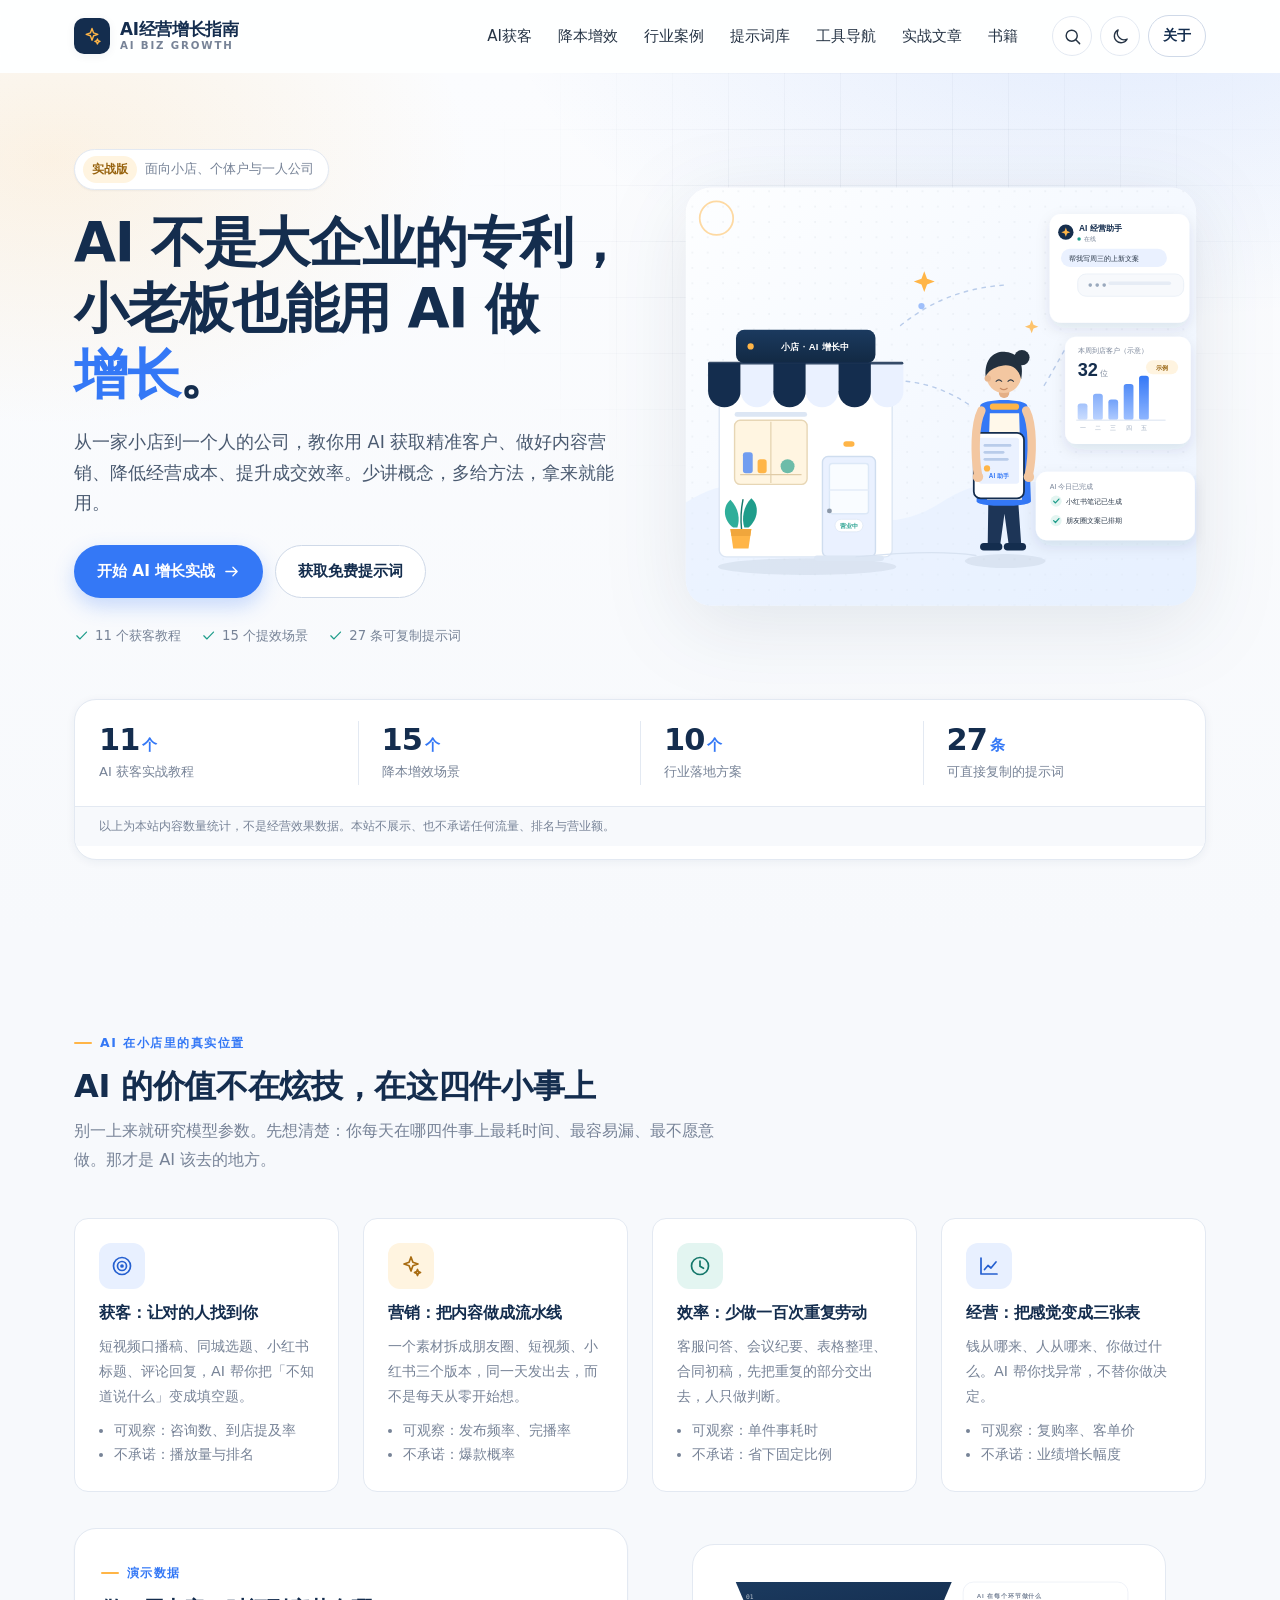
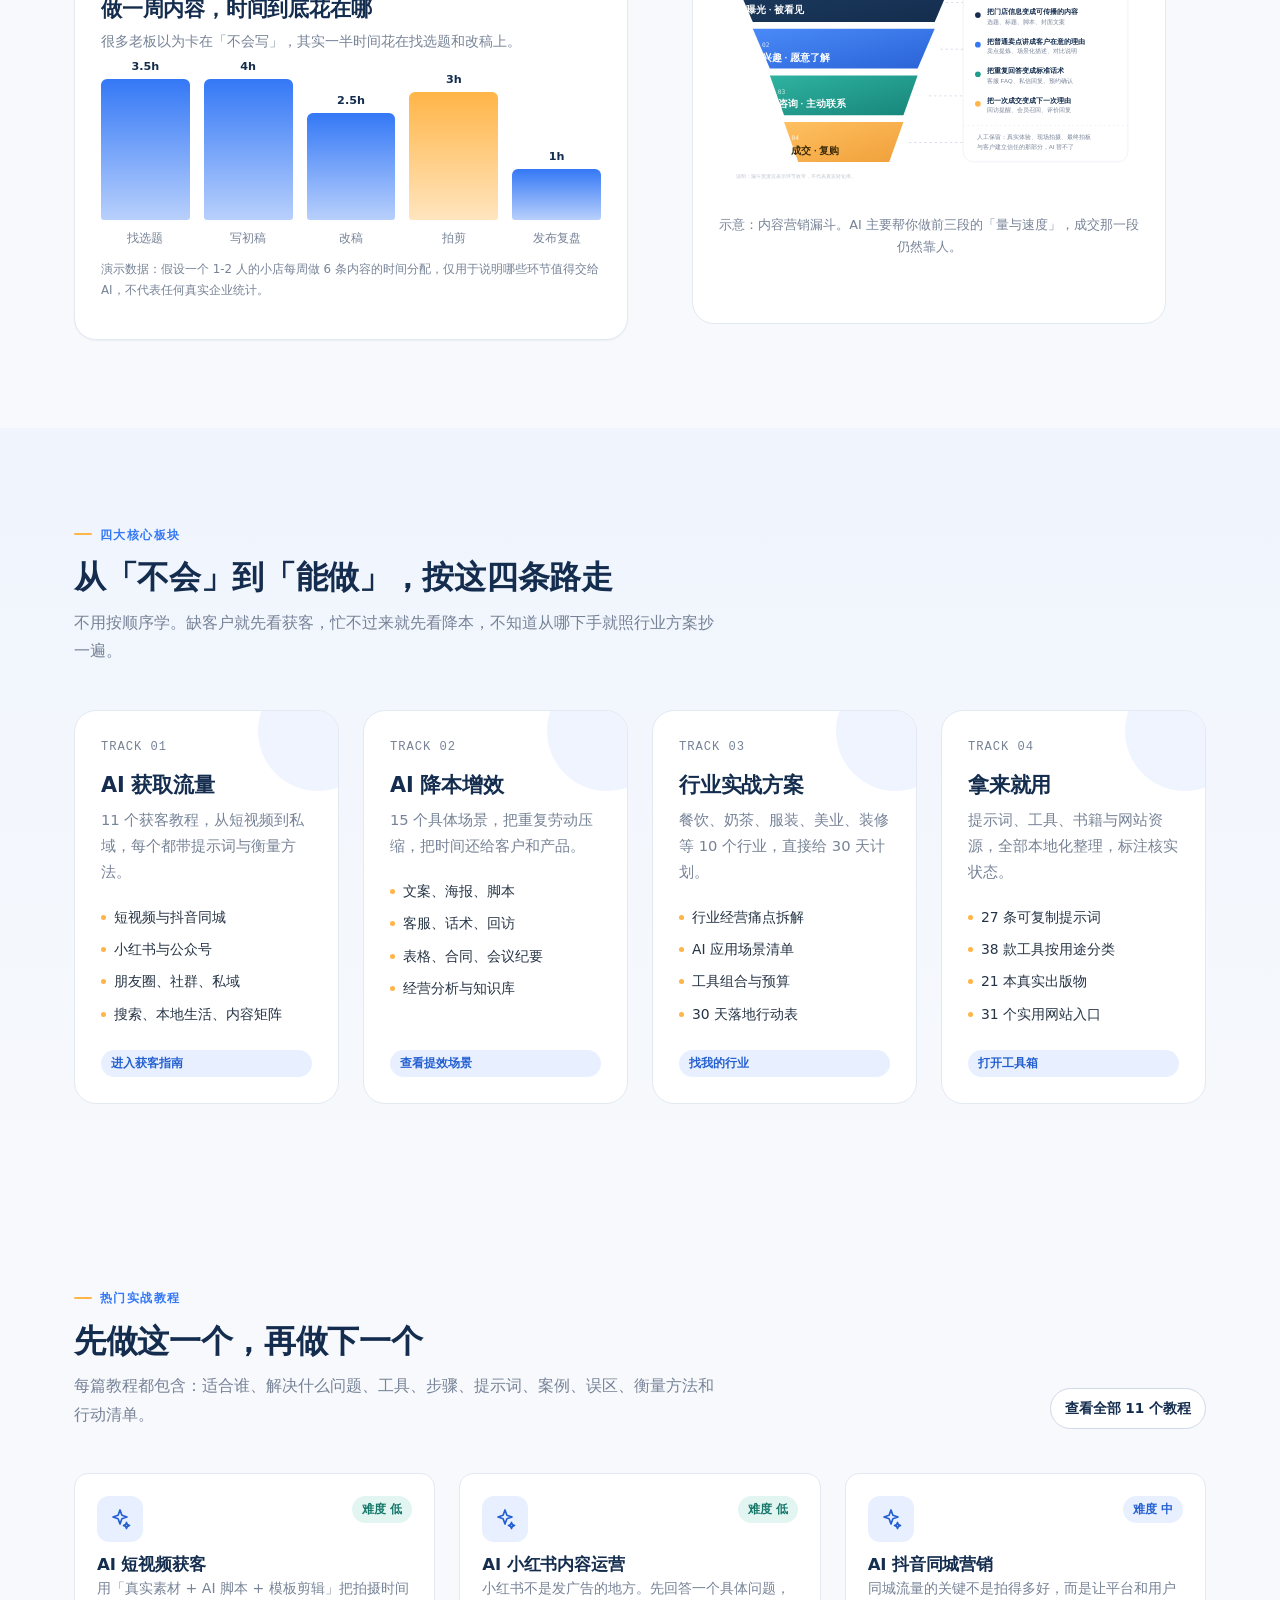
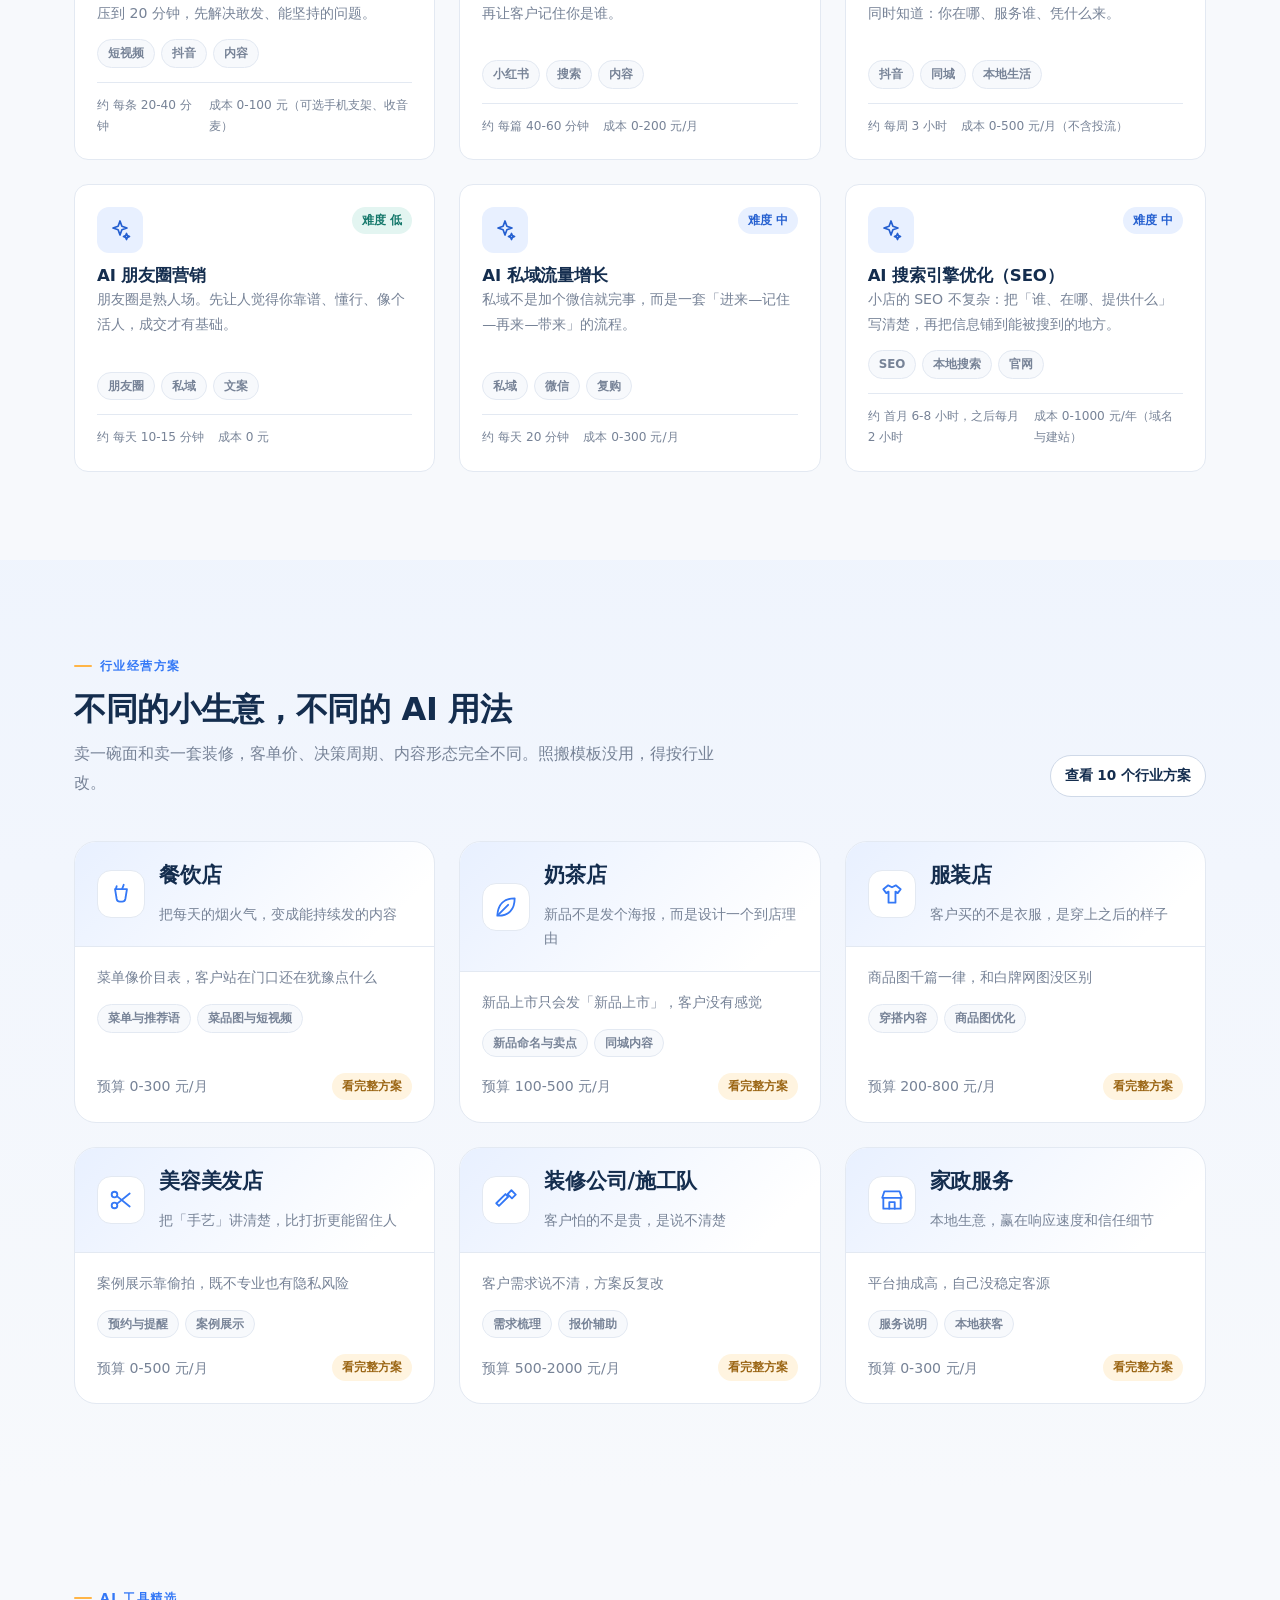
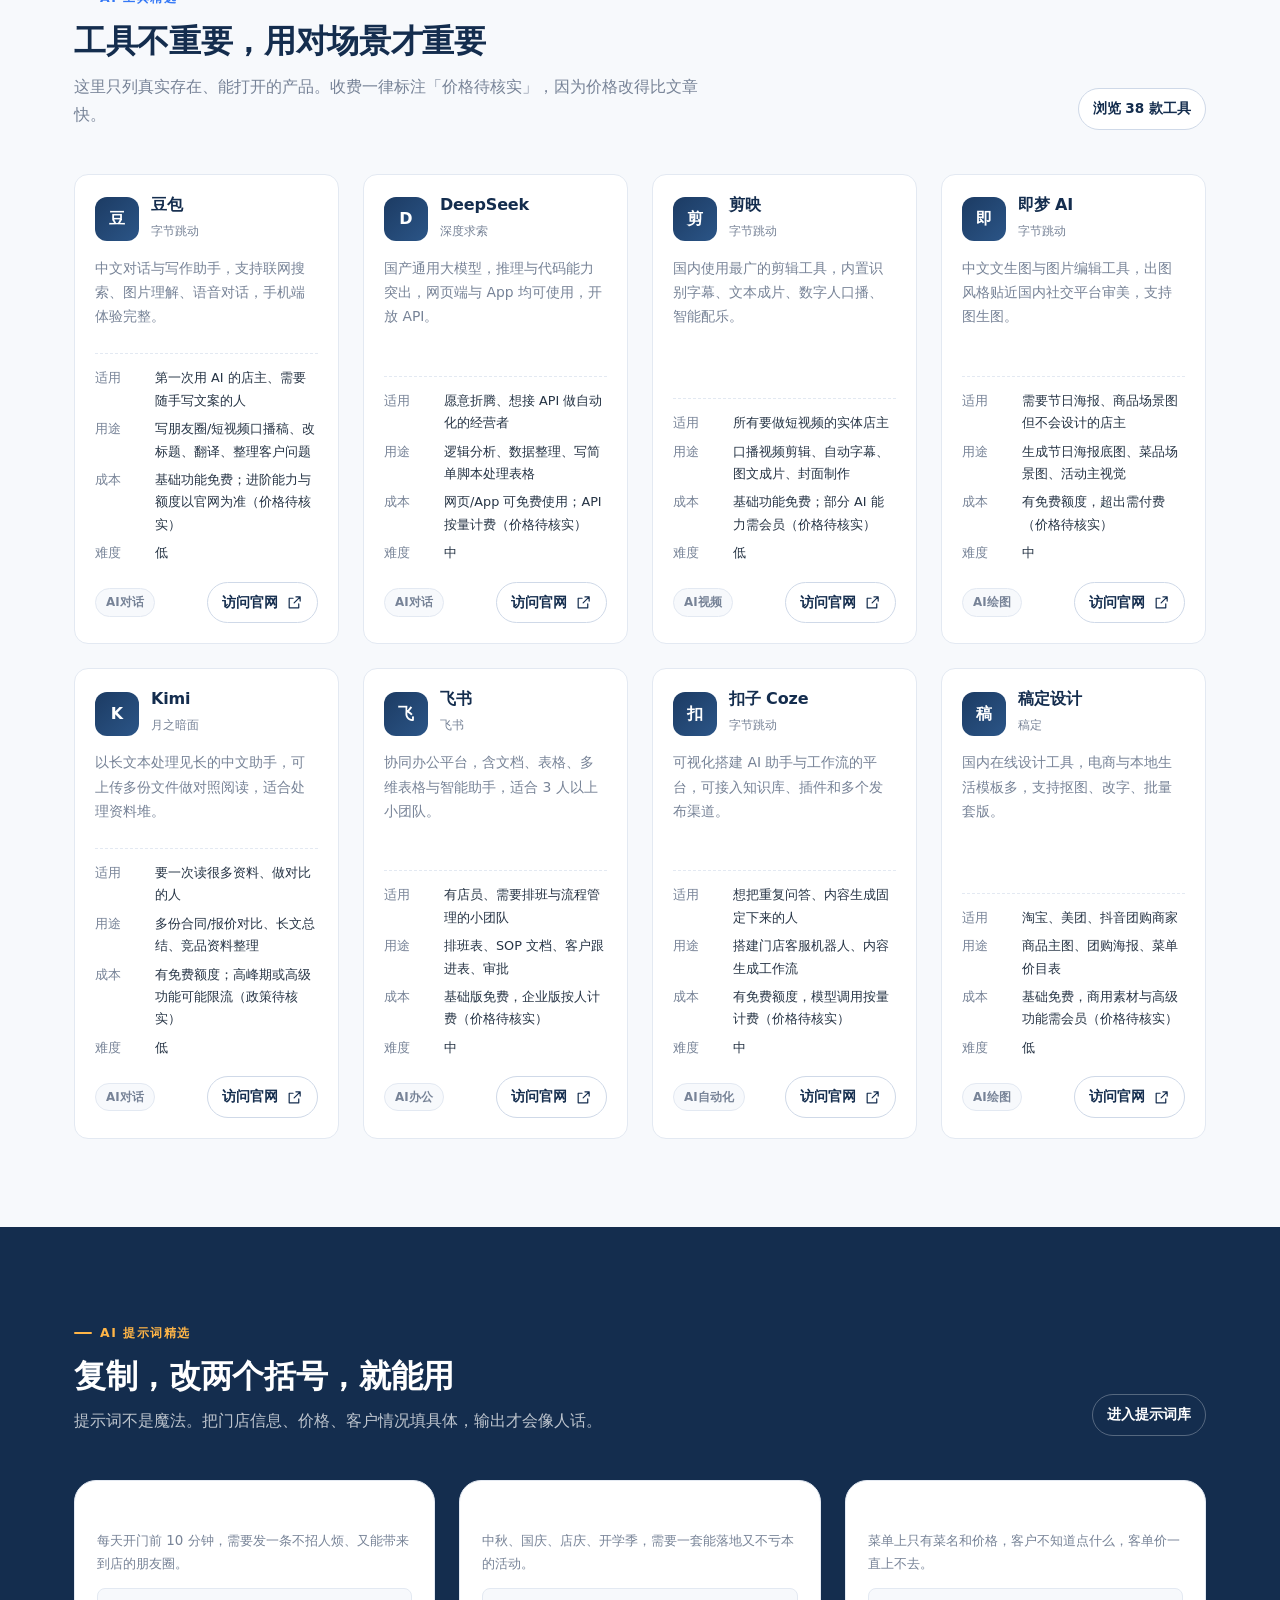
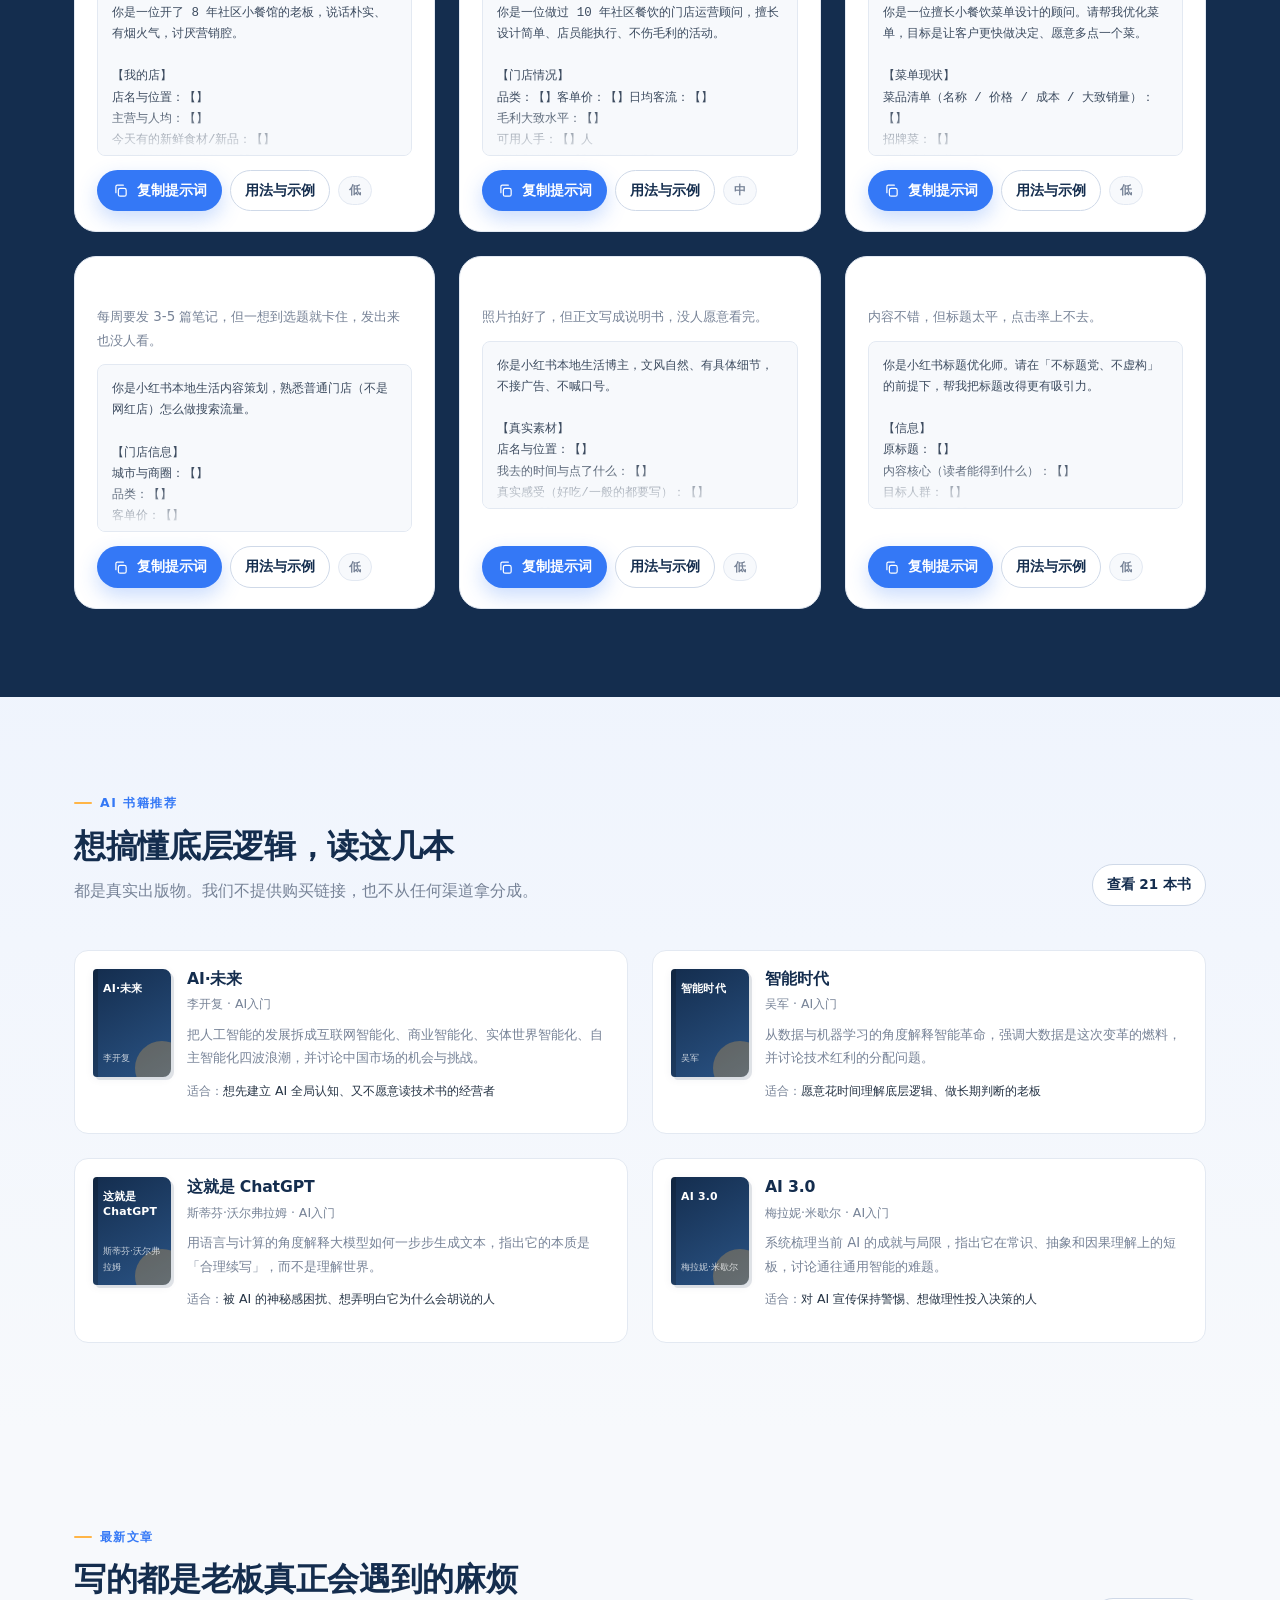
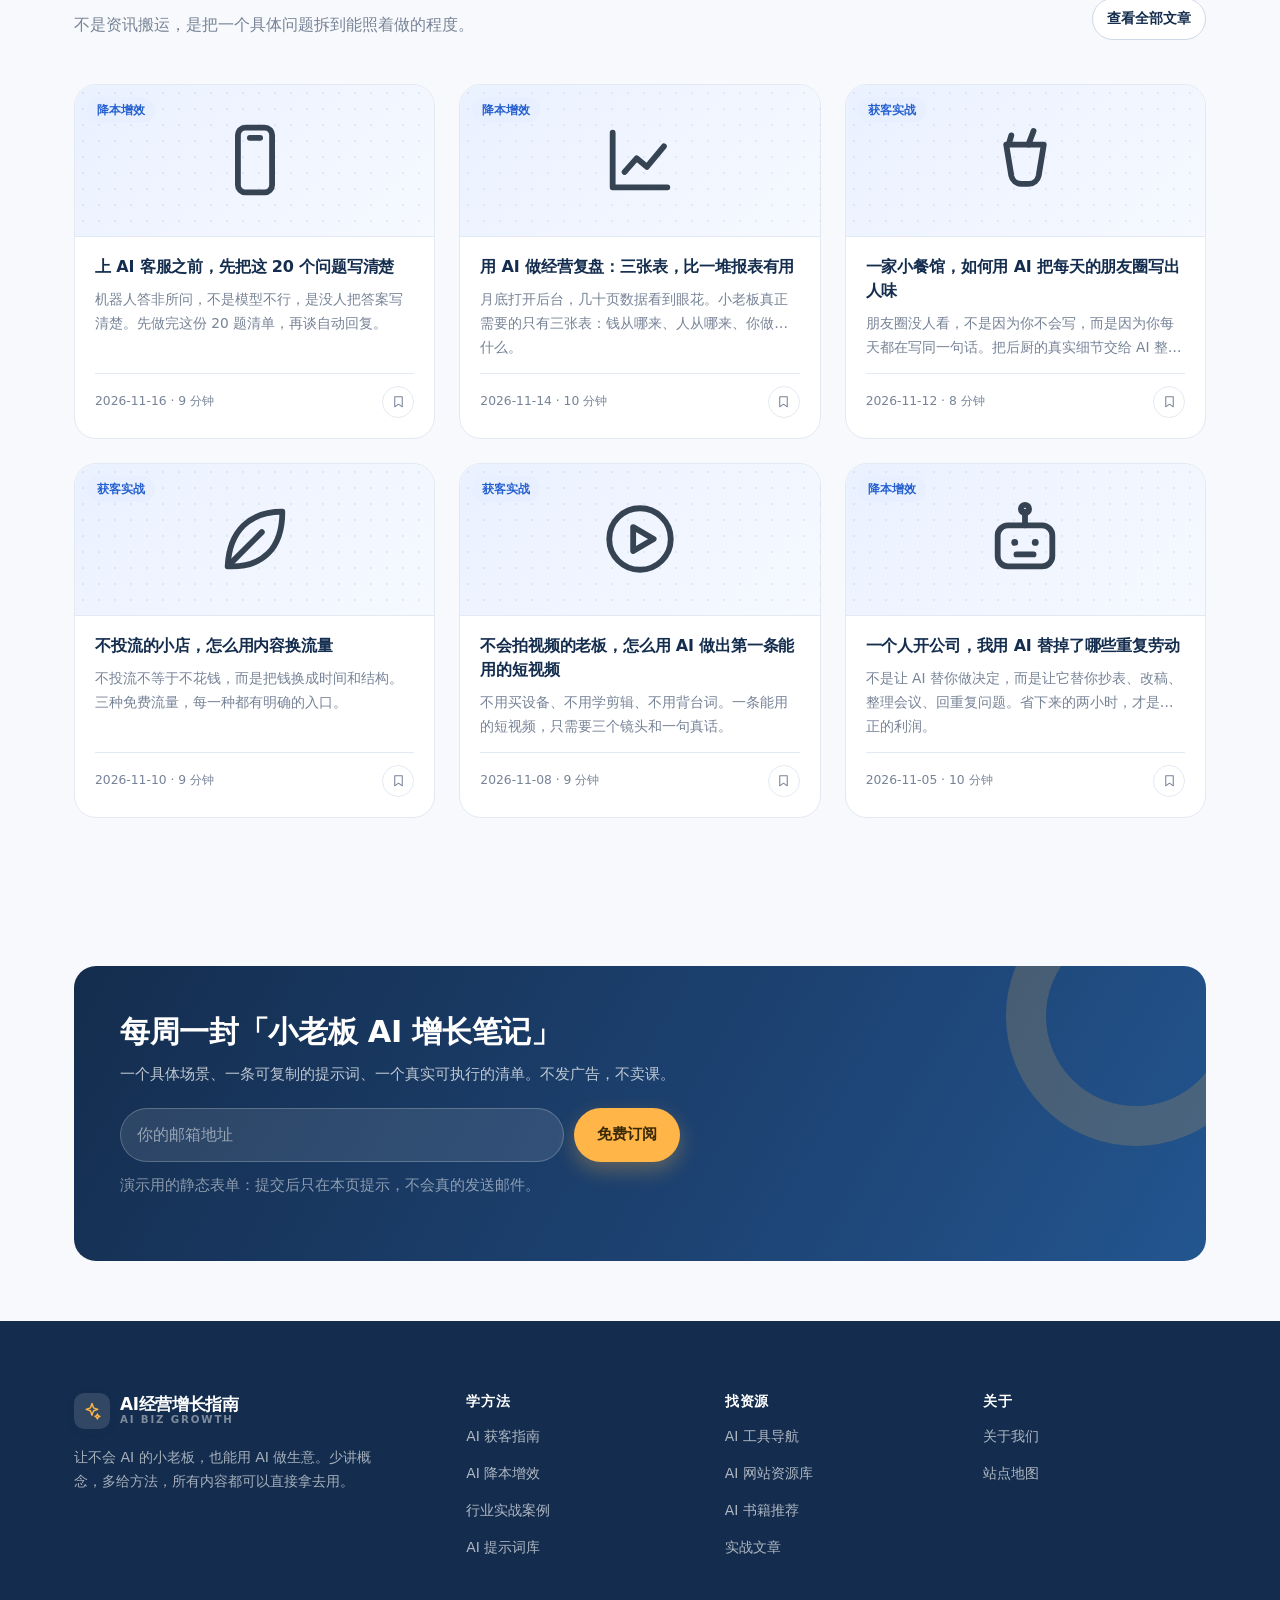
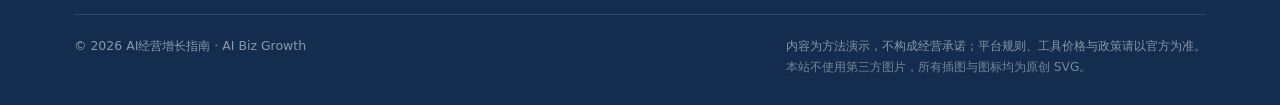
<file: index.html>
<!DOCTYPE html>
<html lang="zh-CN">
<head>
<meta charset="UTF-8">
<meta name="viewport" content="width=device-width, initial-scale=1">
<title>AI经营增长指南 · 让不会AI的小老板，也能用AI做生意</title>
<meta name="description" content="面向小微企业、个体户、实体门店与自由职业者的 AI 商业实战知识库：11 个获客教程、15 个降本增效场景、10 个行业方案、27 条可复制提示词，少讲概念，多给方法。">
<meta name="keywords" content="AI经营,小老板用AI,AI获客,AI降本增效,实体门店AI,个体工商户,提示词,私域流量">
<meta name="author" content="AI经营增长指南">
<meta name="theme-color" content="#142D4E">
<link rel="canonical" href="https://yuxin.run/ai-biz-growth/">
<meta property="og:type" content="website">
<meta property="og:site_name" content="AI经营增长指南">
<meta property="og:title" content="AI经营增长指南 · 让不会AI的小老板，也能用AI做生意">
<meta property="og:description" content="从一家小店到一个人的公司，教你用 AI 获取精准客户、做好内容营销、降低经营成本、提升成交效率。">
<meta property="og:url" content="https://yuxin.run/ai-biz-growth/">
<meta name="twitter:card" content="summary_large_image">
<link rel="icon" href="assets/svg/favicon.svg" type="image/svg+xml">
<link rel="stylesheet" href="assets/css/style.css?v=8667bad5">
<link rel="stylesheet" href="assets/css/responsive.css?v=b175d3fd">
<script type="application/ld+json">
{"@context":"https://schema.org","@type":"WebSite","name":"AI经营增长指南","alternateName":"AI Biz Growth","url":"https://yuxin.run/ai-biz-growth/","description":"让不会AI的小老板，也能用AI做生意。面向小微企业的AI商业实战知识库。","inLanguage":"zh-CN","publisher":{"@type":"Organization","name":"AI经营增长指南"}}
</script>
</head>
<body>
<!-- SVG SPRITE:start 由 tools/inline-sprite.js 生成，请勿手改 -->
<svg xmlns="http://www.w3.org/2000/svg" style="position:absolute;width:0;height:0;overflow:hidden" aria-hidden="true" focusable="false">
  <defs>
    <g id="stroke-defaults"></g>
  </defs>

  <symbol id="i-search" viewBox="0 0 24 24" fill="none" stroke="currentColor" stroke-width="1.8" stroke-linecap="round" stroke-linejoin="round">
    <circle cx="11" cy="11" r="7"/><path d="M16.5 16.5 21 21"/>
  </symbol>
  <symbol id="i-menu" viewBox="0 0 24 24" fill="none" stroke="currentColor" stroke-width="1.8" stroke-linecap="round">
    <path d="M4 7h16M4 12h16M4 17h16"/>
  </symbol>
  <symbol id="i-close" viewBox="0 0 24 24" fill="none" stroke="currentColor" stroke-width="1.8" stroke-linecap="round">
    <path d="M6 6l12 12M18 6 6 18"/>
  </symbol>
  <symbol id="i-arrow-right" viewBox="0 0 24 24" fill="none" stroke="currentColor" stroke-width="1.8" stroke-linecap="round" stroke-linejoin="round">
    <path d="M4 12h15M14 6l6 6-6 6"/>
  </symbol>
  <symbol id="i-arrow-up" viewBox="0 0 24 24" fill="none" stroke="currentColor" stroke-width="1.8" stroke-linecap="round" stroke-linejoin="round">
    <path d="M12 20V5M6 11l6-6 6 6"/>
  </symbol>
  <symbol id="i-chevron-down" viewBox="0 0 24 24" fill="none" stroke="currentColor" stroke-width="1.8" stroke-linecap="round" stroke-linejoin="round">
    <path d="M6 9l6 6 6-6"/>
  </symbol>
  <symbol id="i-sun" viewBox="0 0 24 24" fill="none" stroke="currentColor" stroke-width="1.7" stroke-linecap="round">
    <circle cx="12" cy="12" r="4.2"/>
    <path d="M12 2.5v2M12 19.5v2M2.5 12h2M19.5 12h2M5.2 5.2l1.4 1.4M17.4 17.4l1.4 1.4M18.8 5.2l-1.4 1.4M6.6 17.4l-1.4 1.4"/>
  </symbol>
  <symbol id="i-moon" viewBox="0 0 24 24" fill="none" stroke="currentColor" stroke-width="1.7" stroke-linecap="round" stroke-linejoin="round">
    <path d="M20.5 15.2A8.6 8.6 0 0 1 9 3.6a8.6 8.6 0 1 0 11.5 11.6Z"/>
  </symbol>
  <symbol id="i-check" viewBox="0 0 24 24" fill="none" stroke="currentColor" stroke-width="2" stroke-linecap="round" stroke-linejoin="round">
    <path d="M4.5 12.5l5 5L20 6.5"/>
  </symbol>
  <symbol id="i-copy" viewBox="0 0 24 24" fill="none" stroke="currentColor" stroke-width="1.7" stroke-linecap="round" stroke-linejoin="round">
    <rect x="9" y="9" width="11" height="11" rx="2.5"/><path d="M5.5 15V6.5a2 2 0 0 1 2-2H16"/>
  </symbol>
  <symbol id="i-bookmark" viewBox="0 0 24 24" fill="none" stroke="currentColor" stroke-width="1.7" stroke-linecap="round" stroke-linejoin="round">
    <path d="M6 4.5h12v16l-6-4.2-6 4.2Z"/>
  </symbol>
  <symbol id="i-sparkles" viewBox="0 0 24 24" fill="none" stroke="currentColor" stroke-width="1.7" stroke-linecap="round" stroke-linejoin="round">
    <path d="M12 3l1.9 5.3L19 10l-5.1 1.7L12 17l-1.9-5.3L5 10l5.1-1.7Z"/>
    <path d="M18.5 15.5l.9 2.1 2.1.9-2.1.9-.9 2.1-.9-2.1-2.1-.9 2.1-.9Z"/>
  </symbol>
  <symbol id="i-target" viewBox="0 0 24 24" fill="none" stroke="currentColor" stroke-width="1.7">
    <circle cx="12" cy="12" r="8.5"/><circle cx="12" cy="12" r="4.5"/><circle cx="12" cy="12" r="1" fill="currentColor"/>
  </symbol>
  <symbol id="i-clock" viewBox="0 0 24 24" fill="none" stroke="currentColor" stroke-width="1.7" stroke-linecap="round" stroke-linejoin="round">
    <circle cx="12" cy="12" r="8.5"/><path d="M12 7v5.3l3.5 2"/>
  </symbol>
  <symbol id="i-warning" viewBox="0 0 24 24" fill="none" stroke="currentColor" stroke-width="1.7" stroke-linecap="round" stroke-linejoin="round">
    <path d="M12 3.6 21 20H3Z"/><path d="M12 9.5v4.3"/><circle cx="12" cy="16.8" r=".9" fill="currentColor" stroke="none"/>
  </symbol>
  <symbol id="i-info" viewBox="0 0 24 24" fill="none" stroke="currentColor" stroke-width="1.7" stroke-linecap="round">
    <circle cx="12" cy="12" r="8.5"/><path d="M12 11v5.5"/><circle cx="12" cy="7.8" r=".9" fill="currentColor" stroke="none"/>
  </symbol>
  <symbol id="i-chart" viewBox="0 0 24 24" fill="none" stroke="currentColor" stroke-width="1.7" stroke-linecap="round" stroke-linejoin="round">
    <path d="M4 20V4M4 20h16"/><path d="M7.5 15.5l3.5-4 3 2.5 5-6"/>
  </symbol>
  <symbol id="i-book" viewBox="0 0 24 24" fill="none" stroke="currentColor" stroke-width="1.7" stroke-linecap="round" stroke-linejoin="round">
    <path d="M12 6.3C10 4.6 6.5 4.4 4 5.2v14c2.5-.8 6-.6 8 1.1 2-1.7 5.5-1.9 8-1.1v-14c-2.5-.8-6-.6-8 1.1Z"/><path d="M12 6.3v14"/>
  </symbol>
  <symbol id="i-tool" viewBox="0 0 24 24" fill="none" stroke="currentColor" stroke-width="1.7" stroke-linecap="round" stroke-linejoin="round">
    <path d="M14.7 6.3a4.2 4.2 0 0 0 5.1 5.1l-8.3 8.3-4.9-4.9 8.3-8.3Z"/><path d="M5.5 18.5 3 21"/>
  </symbol>
  <symbol id="i-users" viewBox="0 0 24 24" fill="none" stroke="currentColor" stroke-width="1.7" stroke-linecap="round" stroke-linejoin="round">
    <circle cx="9" cy="8" r="3.4"/><path d="M3 19.5c0-3.2 2.7-5.8 6-5.8s6 2.6 6 5.8"/><path d="M16.2 5.2a3.4 3.4 0 0 1 0 6.6M17.5 14.2c2.3.6 4 2.6 4 5.3"/>
  </symbol>
  <symbol id="i-bag" viewBox="0 0 24 24" fill="none" stroke="currentColor" stroke-width="1.7" stroke-linecap="round" stroke-linejoin="round">
    <path d="M5 8h14l-1.1 12.5H6.1Z"/><path d="M9 8V6a3 3 0 0 1 6 0v2"/>
  </symbol>
  <symbol id="i-cup" viewBox="0 0 24 24" fill="none" stroke="currentColor" stroke-width="1.7" stroke-linecap="round" stroke-linejoin="round">
    <path d="M6.5 7.5h11L16 16.6a3 3 0 0 1-2.9 2.4h-2.2a3 3 0 0 1-2.9-2.4Z"/><path d="M14.5 3.5 13 7.5M8 4.8 7.2 7.5"/>
  </symbol>
  <symbol id="i-scissors" viewBox="0 0 24 24" fill="none" stroke="currentColor" stroke-width="1.7" stroke-linecap="round" stroke-linejoin="round">
    <circle cx="6" cy="7" r="2.6"/><circle cx="6" cy="17" r="2.6"/><path d="M8.2 8.4 20 18M8.2 15.6 20 6"/>
  </symbol>
  <symbol id="i-shirt" viewBox="0 0 24 24" fill="none" stroke="currentColor" stroke-width="1.7" stroke-linecap="round" stroke-linejoin="round">
    <path d="M8.5 4 12 5.8 15.5 4 20 7.6l-2.7 3.6-2.1-1.4V20H8.8V9.8L6.7 11.2 4 7.6Z"/>
  </symbol>
  <symbol id="i-hammer" viewBox="0 0 24 24" fill="none" stroke="currentColor" stroke-width="1.7" stroke-linecap="round" stroke-linejoin="round">
    <path d="M13.5 6.5 17 3l4 4-3.5 3.5Z"/><path d="m14 9-8.5 8.5L3 15l8.5-8.5Z"/>
  </symbol>
  <symbol id="i-wrench" viewBox="0 0 24 24" fill="none" stroke="currentColor" stroke-width="1.7" stroke-linecap="round" stroke-linejoin="round">
    <path d="M15.6 3.5a5 5 0 0 0-4.4 7.3L3.6 18.4l2 2 7.6-7.6a5 5 0 0 0 7.3-4.4l-3.2 2-2.7-2.7Z"/>
  </symbol>
  <symbol id="i-store" viewBox="0 0 24 24" fill="none" stroke="currentColor" stroke-width="1.7" stroke-linecap="round" stroke-linejoin="round">
    <path d="M4 10v10h16V10"/><path d="M3 10l2-6h14l2 6Z"/><path d="M9.5 20v-6h5v6"/>
  </symbol>
  <symbol id="i-school" viewBox="0 0 24 24" fill="none" stroke="currentColor" stroke-width="1.7" stroke-linecap="round" stroke-linejoin="round">
    <path d="M3 9.2 12 4l9 5.2-9 5.2Z"/><path d="M7 11.6V17c0 1.6 2.2 3 5 3s5-1.4 5-3v-5.4"/>
  </symbol>
  <symbol id="i-box" viewBox="0 0 24 24" fill="none" stroke="currentColor" stroke-width="1.7" stroke-linecap="round" stroke-linejoin="round">
    <path d="M12 3l8 4.4v9.2L12 21l-8-4.4V7.4Z"/><path d="M4 7.4l8 4.4 8-4.4M12 11.8V21"/>
  </symbol>
  <symbol id="i-phone" viewBox="0 0 24 24" fill="none" stroke="currentColor" stroke-width="1.7" stroke-linecap="round" stroke-linejoin="round">
    <rect x="7" y="2.5" width="10" height="19" rx="2.2"/><path d="M10.5 5.5h3"/>
  </symbol>
  <symbol id="i-calendar" viewBox="0 0 24 24" fill="none" stroke="currentColor" stroke-width="1.7" stroke-linecap="round" stroke-linejoin="round">
    <rect x="3.5" y="5" width="17" height="15.5" rx="2.2"/><path d="M3.5 10h17M8 3v4M16 3v4"/>
  </symbol>
  <symbol id="i-robot" viewBox="0 0 24 24" fill="none" stroke="currentColor" stroke-width="1.7" stroke-linecap="round" stroke-linejoin="round">
    <rect x="4" y="8" width="16" height="12" rx="3"/><path d="M12 4v4"/><circle cx="12" cy="3.2" r="1.2"/><circle cx="9" cy="13" r="1" fill="currentColor" stroke="none"/><circle cx="15" cy="13" r="1" fill="currentColor" stroke="none"/><path d="M9.5 16.5h5"/>
  </symbol>
  <symbol id="i-leaf" viewBox="0 0 24 24" fill="none" stroke="currentColor" stroke-width="1.7" stroke-linecap="round" stroke-linejoin="round">
    <path d="M20 4C10.5 4 4.5 9.5 4 20c10.5.5 16-5.5 16-16Z"/><path d="M4.5 19.5 14 10"/>
  </symbol>
  <symbol id="i-play" viewBox="0 0 24 24" fill="none" stroke="currentColor" stroke-width="1.7" stroke-linecap="round" stroke-linejoin="round">
    <circle cx="12" cy="12" r="9"/><path d="m10 8.5 6 3.5-6 3.5Z"/>
  </symbol>
  <symbol id="i-quote" viewBox="0 0 24 24" fill="none" stroke="currentColor" stroke-width="1.7" stroke-linecap="round" stroke-linejoin="round">
    <path d="M9 6C6 7 4 9.5 4 13v5h5v-5H6.5c0-2.2 1-3.6 3-4.3ZM19 6c-3 1-5 3.5-5 7v5h5v-5h-2.5c0-2.2 1-3.6 3-4.3Z"/>
  </symbol>
  <symbol id="i-mail" viewBox="0 0 24 24" fill="none" stroke="currentColor" stroke-width="1.7" stroke-linecap="round" stroke-linejoin="round">
    <rect x="3" y="5.5" width="18" height="13" rx="2.2"/><path d="m3.8 7 8.2 6 8.2-6"/>
  </symbol>
  <symbol id="i-external" viewBox="0 0 24 24" fill="none" stroke="currentColor" stroke-width="1.7" stroke-linecap="round" stroke-linejoin="round">
    <path d="M14 4h6v6M20 4l-8.5 8.5"/><path d="M18 14v5.5H4.5V6H10"/>
  </symbol>
</svg>
<!-- SVG SPRITE:end -->


<a class="skip-link" href="#main">跳到主要内容</a>

<header class="site-header">
  <div class="container nav">
    <a class="brand" href="index.html" aria-label="AI经营增长指南 首页">
      <span class="brand-mark"><svg width="20" height="20" aria-hidden="true" style="color:#FFB547"><use href="#i-sparkles"></use></svg></span>
      <span class="brand-name">AI经营增长指南<span class="brand-sub">AI BIZ GROWTH</span></span>
    </a>
    <ul class="nav-links">
      <li><a href="growth.html">AI获客</a></li>
      <li><a href="efficiency.html">降本增效</a></li>
      <li><a href="cases.html">行业案例</a></li>
      <li><a href="prompts.html">提示词库</a></li>
      <li><a href="tools.html">工具导航</a></li>
      <li><a href="articles.html">实战文章</a></li>
      <li><a href="books.html">书籍</a></li>
    </ul>
    <div class="nav-actions">
      <button class="icon-btn" type="button" data-search-open aria-label="站内搜索"><svg aria-hidden="true"><use href="#i-search"></use></svg></button>
      <button class="icon-btn" type="button" data-theme-toggle aria-label="切换深色模式" aria-pressed="false"><svg aria-hidden="true"><use href="#i-moon"></use></svg></button>
      <a class="btn btn-ghost btn-sm" href="about.html">关于</a>
      <button class="icon-btn nav-toggle" type="button" data-drawer-open aria-label="打开菜单" aria-expanded="false"><svg aria-hidden="true"><use href="#i-menu"></use></svg></button>
    </div>
  </div>
</header>

<div class="drawer" id="drawer" aria-hidden="true">
  <div class="drawer-backdrop" data-drawer-close></div>
  <div class="drawer-panel" role="dialog" aria-modal="true" aria-label="站点导航">
    <div class="drawer-head">
      <strong>站点导航</strong>
      <button class="icon-btn" type="button" data-drawer-close aria-label="关闭菜单"><svg aria-hidden="true"><use href="#i-close"></use></svg></button>
    </div>
    <ul class="drawer-nav">
      <li><a href="index.html">首页</a></li>
      <li><a href="growth.html">AI 获客指南</a></li>
      <li><a href="efficiency.html">AI 降本增效</a></li>
      <li><a href="cases.html">行业实战案例</a></li>
      <li><a href="prompts.html">AI 提示词库</a></li>
      <li><a href="tools.html">AI 工具导航</a></li>
      <li><a href="websites.html">AI 网站资源库</a></li>
      <li><a href="books.html">AI 书籍推荐</a></li>
      <li><a href="articles.html">实战文章</a></li>
      <li><a href="about.html">关于我们</a></li>
    </ul>
    <a class="btn btn-primary btn-block" href="growth.html">开始 AI 增长实战</a>
  </div>
</div>

<main id="main">

  <section class="hero">
    <div class="container">
      <div class="hero__inner">
        <div>
          <p class="hero__badge"><b>实战版</b> 面向小店、个体户与一人公司</p>
          <h1>AI 不是大企业的专利，<br>小老板也能用 AI 做<span class="accent">增长</span>。</h1>
          <p class="hero__lede">从一家小店到一个人的公司，教你用 AI 获取精准客户、做好内容营销、降低经营成本、提升成交效率。少讲概念，多给方法，拿来就能用。</p>
          <div class="hero__cta">
            <a class="btn btn-primary" href="growth.html">开始 AI 增长实战<svg aria-hidden="true"><use href="#i-arrow-right"></use></svg></a>
            <a class="btn btn-ghost" href="prompts.html">获取免费提示词</a>
          </div>
          <div class="hero__note">
            <span><svg aria-hidden="true"><use href="#i-check"></use></svg>11 个获客教程</span>
            <span><svg aria-hidden="true"><use href="#i-check"></use></svg>15 个提效场景</span>
            <span><svg aria-hidden="true"><use href="#i-check"></use></svg>27 条可复制提示词</span>
          </div>
        </div>
        <div class="hero__visual">
          <img src="assets/svg/hero-growth.svg" width="760" height="640" alt="小店主在柜台后用平板查看 AI 给出的经营建议，旁边是到店数据卡片和今日待办清单" fetchpriority="high" decoding="async">
        </div>
      </div>

      <div class="hero-stats">
        <div class="hero-stats__item">
          <div class="hero-stats__num">11<small>个</small></div>
          <div class="hero-stats__label">AI 获客实战教程</div>
        </div>
        <div class="hero-stats__item">
          <div class="hero-stats__num">15<small>个</small></div>
          <div class="hero-stats__label">降本增效场景</div>
        </div>
        <div class="hero-stats__item">
          <div class="hero-stats__num">10<small>个</small></div>
          <div class="hero-stats__label">行业落地方案</div>
        </div>
        <div class="hero-stats__item">
          <div class="hero-stats__num">27<small>条</small></div>
          <div class="hero-stats__label">可直接复制的提示词</div>
        </div>
        <p class="hero-stats__foot">以上为本站内容数量统计，不是经营效果数据。本站不展示、也不承诺任何流量、排名与营业额。</p>
      </div>
    </div>
  </section>

  <section class="section" id="value">
    <div class="container">
      <div class="section-head">
        <p class="eyebrow">AI 在小店里的真实位置</p>
        <h2>AI 的价值不在炫技，在这四件小事上</h2>
        <p class="section-desc">别一上来就研究模型参数。先想清楚：你每天在哪四件事上最耗时间、最容易漏、最不愿意做。那才是 AI 该去的地方。</p>
      </div>
      <div class="grid grid-4">
        <div class="value-card">
          <div class="icon-tile"><svg aria-hidden="true"><use href="#i-target"></use></svg></div>
          <h3>获客：让对的人找到你</h3>
          <p>短视频口播稿、同城选题、小红书标题、评论回复，AI 帮你把「不知道说什么」变成填空题。</p>
          <ul><li>可观察：咨询数、到店提及率</li><li>不承诺：播放量与排名</li></ul>
        </div>
        <div class="value-card">
          <div class="icon-tile icon-tile--amber"><svg aria-hidden="true"><use href="#i-sparkles"></use></svg></div>
          <h3>营销：把内容做成流水线</h3>
          <p>一个素材拆成朋友圈、短视频、小红书三个版本，同一天发出去，而不是每天从零开始想。</p>
          <ul><li>可观察：发布频率、完播率</li><li>不承诺：爆款概率</li></ul>
        </div>
        <div class="value-card">
          <div class="icon-tile icon-tile--teal"><svg aria-hidden="true"><use href="#i-clock"></use></svg></div>
          <h3>效率：少做一百次重复劳动</h3>
          <p>客服问答、会议纪要、表格整理、合同初稿，先把重复的部分交出去，人只做判断。</p>
          <ul><li>可观察：单件事耗时</li><li>不承诺：省下固定比例</li></ul>
        </div>
        <div class="value-card">
          <div class="icon-tile"><svg aria-hidden="true"><use href="#i-chart"></use></svg></div>
          <h3>经营：把感觉变成三张表</h3>
          <p>钱从哪来、人从哪来、你做过什么。AI 帮你找异常，不替你做决定。</p>
          <ul><li>可观察：复购率、客单价</li><li>不承诺：业绩增长幅度</li></ul>
        </div>
      </div>

      <div class="grid grid-2" style="margin-top:clamp(24px,3vw,36px)">
        <div class="card">
          <p class="eyebrow">演示数据</p>
          <h3 style="margin-bottom:6px">做一周内容，时间到底花在哪</h3>
          <p class="small muted">很多老板以为卡在「不会写」，其实一半时间花在找选题和改稿上。</p>
          <div class="bar-chart" role="img" aria-label="演示数据：一周内容生产中，找选题 3.5 小时、写初稿 4 小时、改稿 2.5 小时、拍剪 3 小时、发布复盘 1 小时。">
            <div class="bar-chart__col"><div class="bar-chart__bar" style="height:88%"><span>3.5h</span></div><span class="bar-chart__label">找选题</span></div>
            <div class="bar-chart__col"><div class="bar-chart__bar" style="height:100%"><span>4h</span></div><span class="bar-chart__label">写初稿</span></div>
            <div class="bar-chart__col"><div class="bar-chart__bar" style="height:63%"><span>2.5h</span></div><span class="bar-chart__label">改稿</span></div>
            <div class="bar-chart__col bar-chart__col--amber"><div class="bar-chart__bar" style="height:75%"><span>3h</span></div><span class="bar-chart__label">拍剪</span></div>
            <div class="bar-chart__col"><div class="bar-chart__bar" style="height:30%"><span>1h</span></div><span class="bar-chart__label">发布复盘</span></div>
          </div>
          <p class="chart-note">演示数据：假设一个 1-2 人的小店每周做 6 条内容的时间分配，仅用于说明哪些环节值得交给 AI，不代表任何真实企业统计。</p>
        </div>
        <figure class="flow-figure">
          <img src="assets/svg/funnel.svg" width="760" height="420" alt="内容营销漏斗示意：曝光、兴趣、咨询、成交四个阶段，以及 AI 在每个阶段能承担的工作" loading="lazy" decoding="async">
          <figcaption>示意：内容营销漏斗。AI 主要帮你做前三段的「量与速度」，成交那一段仍然靠人。</figcaption>
        </figure>
      </div>
    </div>
  </section>

  <section class="section section--alt" id="tracks">
    <div class="container">
      <div class="section-head">
        <p class="eyebrow">四大核心板块</p>
        <h2>从「不会」到「能做」，按这四条路走</h2>
        <p class="section-desc">不用按顺序学。缺客户就先看获客，忙不过来就先看降本，不知道从哪下手就照行业方案抄一遍。</p>
      </div>
      <div class="grid grid-4">
        <a class="pillar" href="growth.html">
          <span class="pillar__num">TRACK 01</span>
          <h3>AI 获取流量</h3>
          <p>11 个获客教程，从短视频到私域，每个都带提示词与衡量方法。</p>
          <ul class="pillar__list">
            <li>短视频与抖音同城</li>
            <li>小红书与公众号</li>
            <li>朋友圈、社群、私域</li>
            <li>搜索、本地生活、内容矩阵</li>
          </ul>
          <span class="pillar__foot badge">进入获客指南</span>
        </a>
        <a class="pillar" href="efficiency.html">
          <span class="pillar__num">TRACK 02</span>
          <h3>AI 降本增效</h3>
          <p>15 个具体场景，把重复劳动压缩，把时间还给客户和产品。</p>
          <ul class="pillar__list">
            <li>文案、海报、脚本</li>
            <li>客服、话术、回访</li>
            <li>表格、合同、会议纪要</li>
            <li>经营分析与知识库</li>
          </ul>
          <span class="pillar__foot badge">查看提效场景</span>
        </a>
        <a class="pillar" href="cases.html">
          <span class="pillar__num">TRACK 03</span>
          <h3>行业实战方案</h3>
          <p>餐饮、奶茶、服装、美业、装修等 10 个行业，直接给 30 天计划。</p>
          <ul class="pillar__list">
            <li>行业经营痛点拆解</li>
            <li>AI 应用场景清单</li>
            <li>工具组合与预算</li>
            <li>30 天落地行动表</li>
          </ul>
          <span class="pillar__foot badge">找我的行业</span>
        </a>
        <a class="pillar" href="prompts.html">
          <span class="pillar__num">TRACK 04</span>
          <h3>拿来就用</h3>
          <p>提示词、工具、书籍与网站资源，全部本地化整理，标注核实状态。</p>
          <ul class="pillar__list">
            <li>27 条可复制提示词</li>
            <li>38 款工具按用途分类</li>
            <li>21 本真实出版物</li>
            <li>31 个实用网站入口</li>
          </ul>
          <span class="pillar__foot badge">打开工具箱</span>
        </a>
      </div>
    </div>
  </section>

  <section class="section" id="tutorials">
    <div class="container">
      <div class="section-head section-head--between">
        <div>
          <p class="eyebrow">热门实战教程</p>
          <h2>先做这一个，再做下一个</h2>
          <p class="section-desc">每篇教程都包含：适合谁、解决什么问题、工具、步骤、提示词、案例、误区、衡量方法和行动清单。</p>
        </div>
        <a class="btn btn-ghost btn-sm" href="growth.html">查看全部 11 个教程</a>
      </div>
      <div class="grid grid-3" id="homeTutorials">
        <div class="empty-state"><strong>正在加载教程…</strong></div>
      </div>
    </div>
  </section>

  <section class="section section--alt" id="industries">
    <div class="container">
      <div class="section-head section-head--between">
        <div>
          <p class="eyebrow">行业经营方案</p>
          <h2>不同的小生意，不同的 AI 用法</h2>
          <p class="section-desc">卖一碗面和卖一套装修，客单价、决策周期、内容形态完全不同。照搬模板没用，得按行业改。</p>
        </div>
        <a class="btn btn-ghost btn-sm" href="cases.html">查看 10 个行业方案</a>
      </div>
      <div class="grid grid-3" id="homeIndustries">
        <div class="empty-state"><strong>正在加载行业方案…</strong></div>
      </div>
    </div>
  </section>

  <section class="section" id="tools">
    <div class="container">
      <div class="section-head section-head--between">
        <div>
          <p class="eyebrow">AI 工具精选</p>
          <h2>工具不重要，用对场景才重要</h2>
          <p class="section-desc">这里只列真实存在、能打开的产品。收费一律标注「价格待核实」，因为价格改得比文章快。</p>
        </div>
        <a class="btn btn-ghost btn-sm" href="tools.html">浏览 38 款工具</a>
      </div>
      <div class="grid grid-4" id="homeTools">
        <div class="empty-state"><strong>正在加载工具…</strong></div>
      </div>
    </div>
  </section>

  <section class="section section--navy" id="prompts">
    <div class="container">
      <div class="section-head section-head--between">
        <div>
          <p class="eyebrow eyebrow--light">AI 提示词精选</p>
          <h2>复制，改两个括号，就能用</h2>
          <p class="section-desc">提示词不是魔法。把门店信息、价格、客户情况填具体，输出才会像人话。</p>
        </div>
        <a class="btn btn-outline-light btn-sm" href="prompts.html">进入提示词库</a>
      </div>
      <div class="grid grid-3" id="homePrompts">
        <div class="empty-state" style="color:#94a5bc"><strong>正在加载提示词…</strong></div>
      </div>
    </div>
  </section>

  <section class="section section--alt" id="books">
    <div class="container">
      <div class="section-head section-head--between">
        <div>
          <p class="eyebrow">AI 书籍推荐</p>
          <h2>想搞懂底层逻辑，读这几本</h2>
          <p class="section-desc">都是真实出版物。我们不提供购买链接，也不从任何渠道拿分成。</p>
        </div>
        <a class="btn btn-ghost btn-sm" href="books.html">查看 21 本书</a>
      </div>
      <div class="grid grid-2" id="homeBooks">
        <div class="empty-state"><strong>正在加载书单…</strong></div>
      </div>
    </div>
  </section>

  <section class="section" id="latest">
    <div class="container">
      <div class="section-head section-head--between">
        <div>
          <p class="eyebrow">最新文章</p>
          <h2>写的都是老板真正会遇到的麻烦</h2>
          <p class="section-desc">不是资讯搬运，是把一个具体问题拆到能照着做的程度。</p>
        </div>
        <a class="btn btn-ghost btn-sm" href="articles.html">查看全部文章</a>
      </div>
      <div class="grid grid-3" id="homeArticles">
        <div class="empty-state"><strong>正在加载文章…</strong></div>
      </div>
    </div>
  </section>

  <section class="section section--tight">
    <div class="container">
      <div class="subscribe">
        <div class="subscribe__inner">
          <h2>每周一封「小老板 AI 增长笔记」</h2>
          <p>一个具体场景、一条可复制的提示词、一个真实可执行的清单。不发广告，不卖课。</p>
          <form class="form-row" style="margin-top:20px" data-subscribe>
            <label class="visually-hidden" for="subEmail">邮箱地址</label>
            <input id="subEmail" type="email" placeholder="你的邮箱地址" required>
            <button class="btn btn-amber" type="submit">免费订阅</button>
          </form>
          <p class="form-hint">演示用的静态表单：提交后只在本页提示，不会真的发送邮件。</p>
        </div>
      </div>
    </div>
  </section>

</main>

<footer class="site-footer">
  <div class="container">
    <div class="footer-grid">
      <div class="footer-about">
        <a class="brand" href="index.html">
          <span class="brand-mark"><svg width="20" height="20" aria-hidden="true" style="color:#FFB547"><use href="#i-sparkles"></use></svg></span>
          <span class="brand-name">AI经营增长指南<span class="brand-sub">AI BIZ GROWTH</span></span>
        </a>
        <p>让不会 AI 的小老板，也能用 AI 做生意。少讲概念，多给方法，所有内容都可以直接拿去用。</p>
      </div>
      <div class="footer-col">
        <h4>学方法</h4>
        <ul>
          <li><a href="growth.html">AI 获客指南</a></li>
          <li><a href="efficiency.html">AI 降本增效</a></li>
          <li><a href="cases.html">行业实战案例</a></li>
          <li><a href="prompts.html">AI 提示词库</a></li>
        </ul>
      </div>
      <div class="footer-col">
        <h4>找资源</h4>
        <ul>
          <li><a href="tools.html">AI 工具导航</a></li>
          <li><a href="websites.html">AI 网站资源库</a></li>
          <li><a href="books.html">AI 书籍推荐</a></li>
          <li><a href="articles.html">实战文章</a></li>
        </ul>
      </div>
      <div class="footer-col">
        <h4>关于</h4>
        <ul>
          <li><a href="about.html">关于我们</a></li>
          <li><a href="sitemap.html">站点地图</a></li>
        </ul>
      </div>
    </div>
    <div class="footer-bottom">
      <p>© 2026 AI经营增长指南 · AI Biz Growth</p>
      <div>
        <p>内容为方法演示，不构成经营承诺；平台规则、工具价格与政策请以官方为准。</p>
        <p class="footer-disclaimer">本站不使用第三方图片，所有插图与图标均为原创 SVG。</p>
      </div>
    </div>
  </div>
</footer>

<button class="back-top" id="backTop" type="button" aria-label="返回顶部"><svg aria-hidden="true"><use href="#i-arrow-up"></use></svg></button>

<div class="search-overlay" id="searchOverlay" aria-hidden="true">
  <div class="search-dialog" role="dialog" aria-modal="true" aria-labelledby="searchTitle">
    <div class="search-field">
      <svg aria-hidden="true"><use href="#i-search"></use></svg>
      <label class="visually-hidden" id="searchTitle" for="searchInput">站内搜索</label>
      <input id="searchInput" type="search" placeholder="搜索文章、工具、提示词…（按 / 或 Ctrl+K）" autocomplete="off">
      <button class="icon-btn" type="button" data-search-close aria-label="关闭搜索"><svg aria-hidden="true"><use href="#i-close"></use></svg></button>
    </div>
    <div class="search-hints" id="searchResults"></div>
    <div class="search-foot"><span>↑ ↓ 选择</span><span>Enter 打开</span><span>Esc 关闭</span></div>
  </div>
</div>

<script src="assets/js/main.js?v=47d32773"></script>
<script src="assets/js/ui.js?v=074137f3"></script>
<script src="assets/js/search.js?v=25d5a6bd"></script>
<script src="assets/js/home.js?v=dd226803"></script>
</body>
</html>
</file>
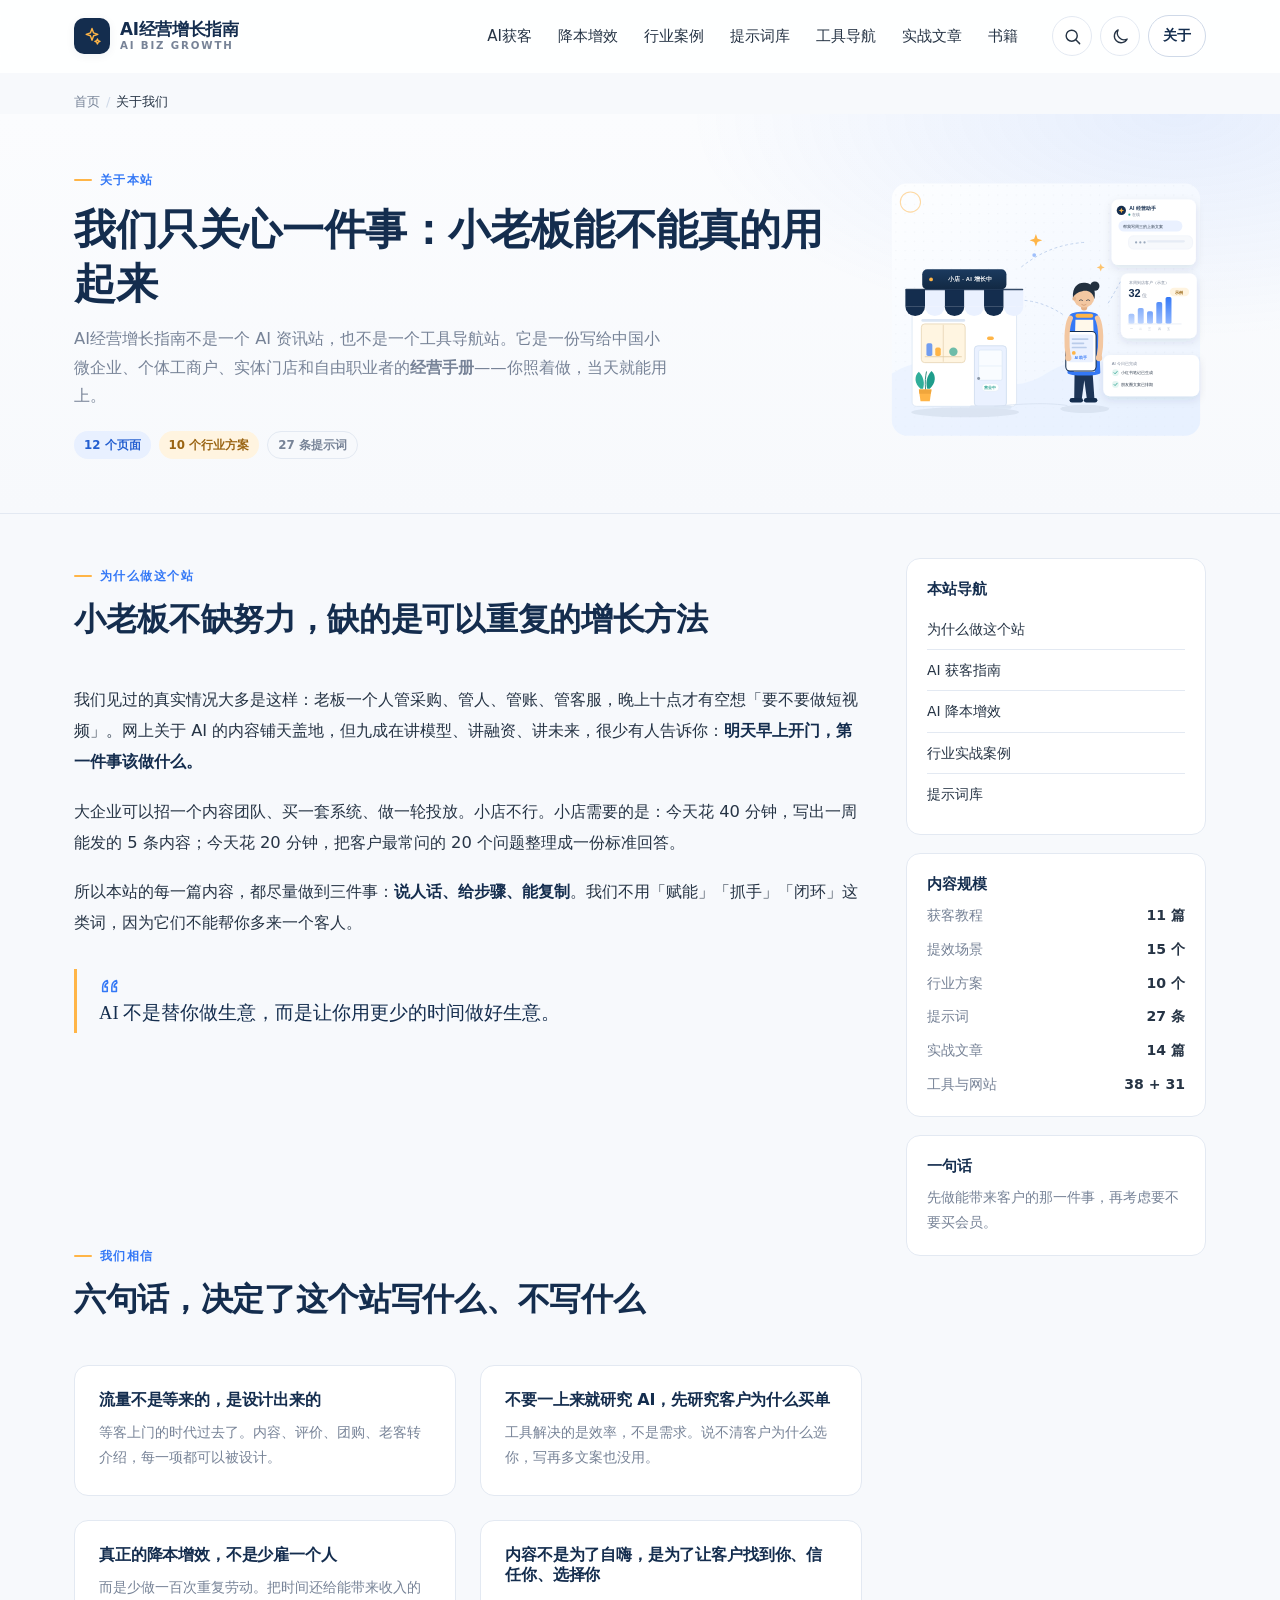
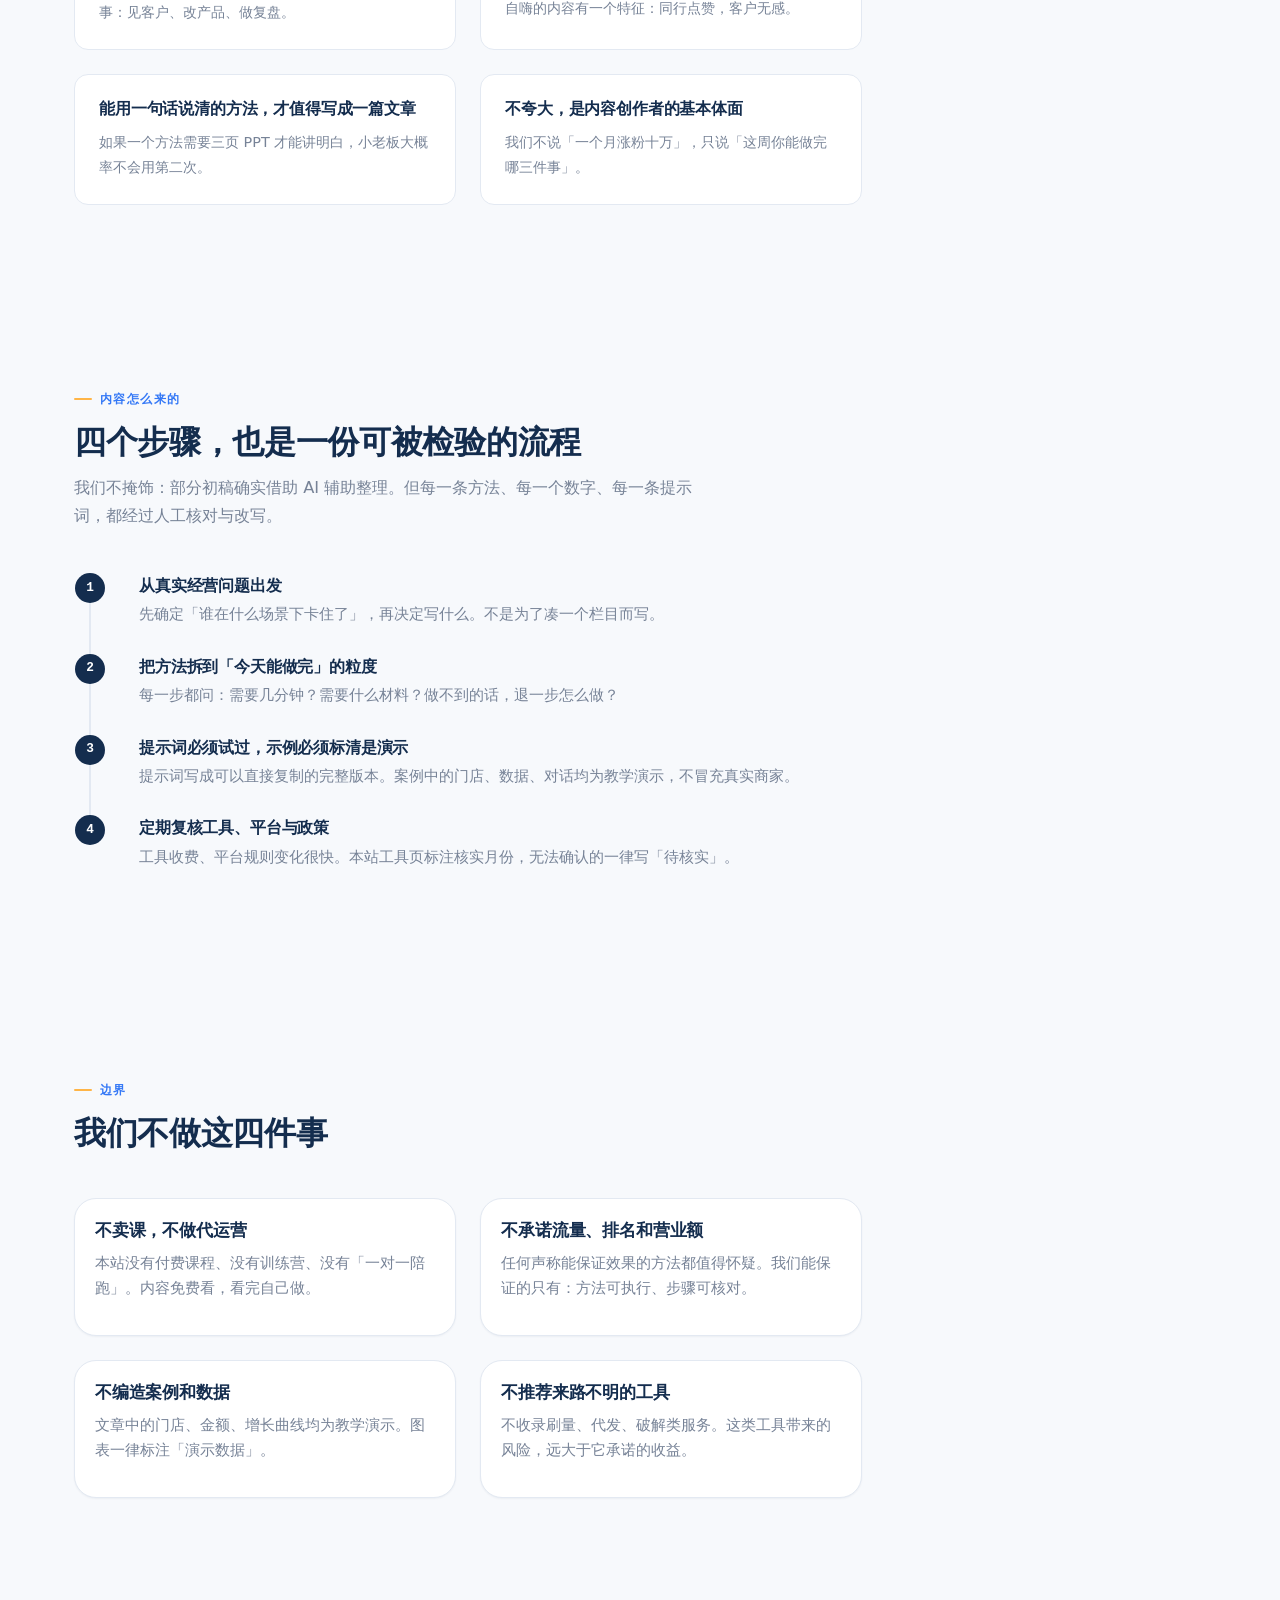
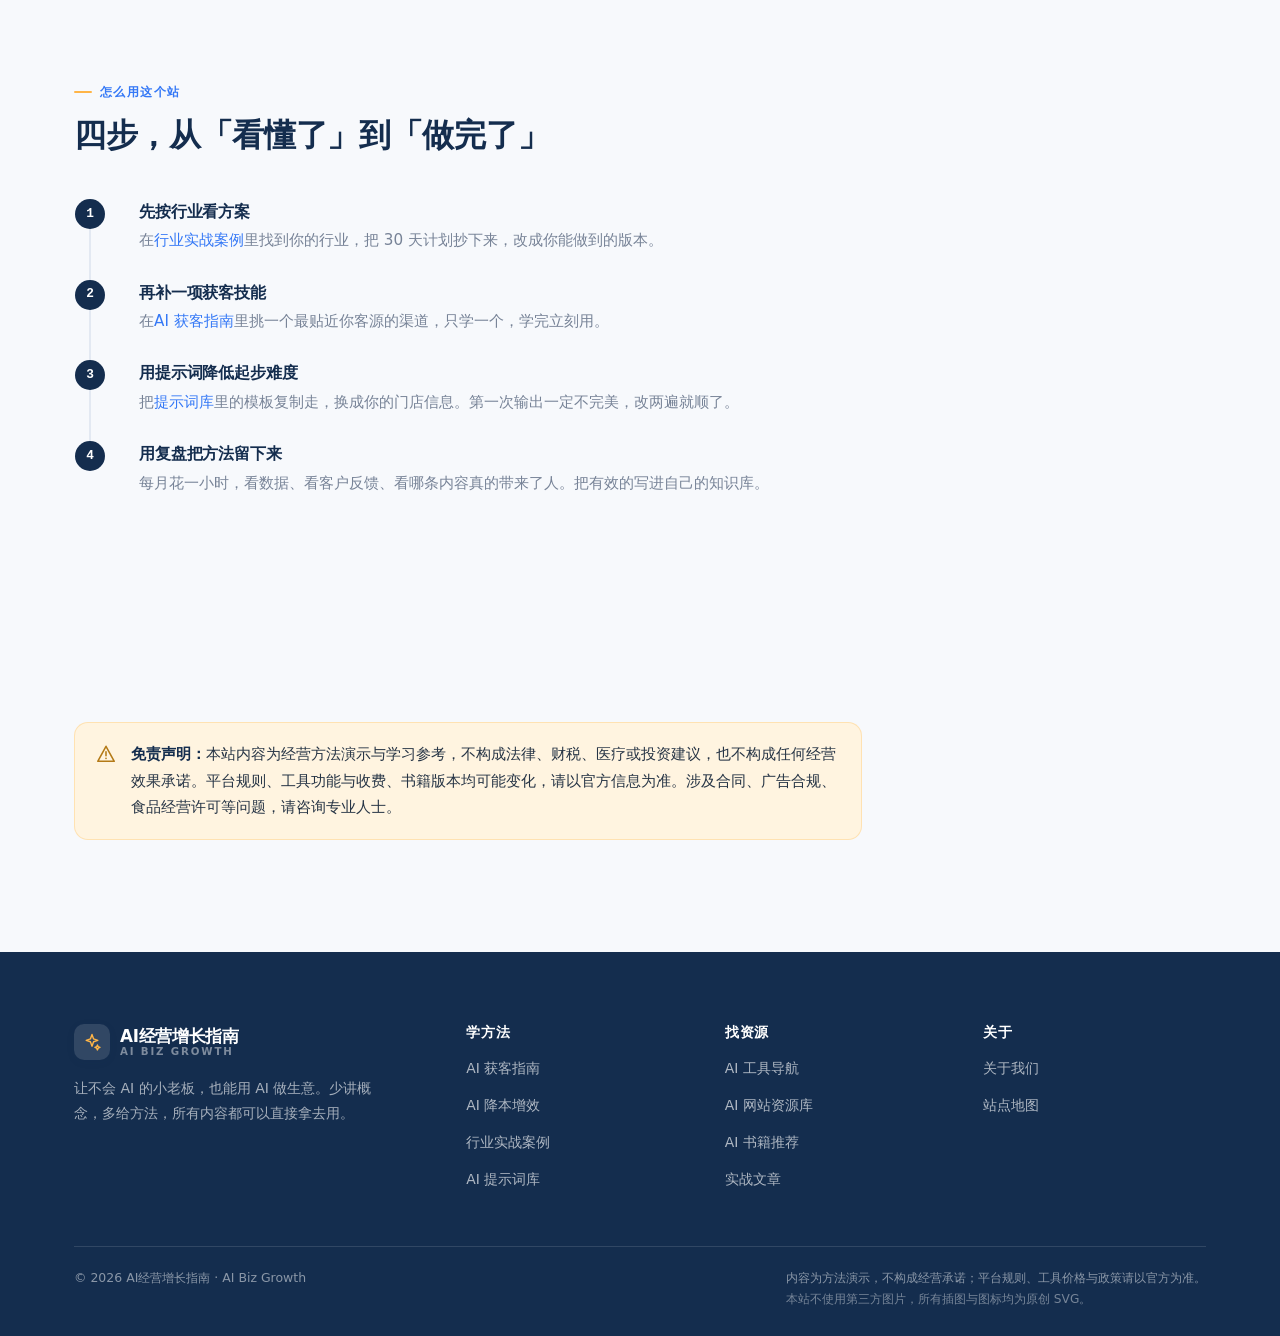
<file: about.html>
<!DOCTYPE html>
<html lang="zh-CN">
<head>
<meta charset="UTF-8">
<meta name="viewport" content="width=device-width, initial-scale=1">
<title>关于我们：为什么只写小老板用得上的 AI · AI经营增长指南</title>
<meta name="description" content="AI经营增长指南是一个面向中国小微企业、个体工商户、实体门店和自由职业者的实战知识库。我们写方法、写步骤、写提示词，不卖课、不做代运营、不承诺流量与营业额。">
<meta name="keywords" content="关于AI经营增长指南,网站介绍,内容原则,小微企业AI">
<meta name="theme-color" content="#142D4E">
<link rel="canonical" href="https://yuxin.run/ai-biz-growth/about.html">
<meta property="og:type" content="website">
<meta property="og:site_name" content="AI经营增长指南">
<meta property="og:title" content="关于我们：为什么只写小老板用得上的 AI">
<meta property="og:description" content="AI 不是替你做生意，而是让你用更少的时间做好生意。">
<meta property="og:url" content="https://yuxin.run/ai-biz-growth/about.html">
<link rel="icon" href="assets/svg/favicon.svg" type="image/svg+xml">
<link rel="stylesheet" href="assets/css/style.css?v=8667bad5">
<link rel="stylesheet" href="assets/css/responsive.css?v=b175d3fd">
<script type="application/ld+json">
{"@context":"https://schema.org","@type":"AboutPage","name":"关于我们","description":"AI经营增长指南的定位与内容原则","inLanguage":"zh-CN","publisher":{"@type":"Organization","name":"AI经营增长指南"}}
</script>
</head>
<body>
<!-- SVG SPRITE:start 由 tools/inline-sprite.js 生成，请勿手改 -->
<svg xmlns="http://www.w3.org/2000/svg" style="position:absolute;width:0;height:0;overflow:hidden" aria-hidden="true" focusable="false">
  <defs>
    <g id="stroke-defaults"></g>
  </defs>

  <symbol id="i-search" viewBox="0 0 24 24" fill="none" stroke="currentColor" stroke-width="1.8" stroke-linecap="round" stroke-linejoin="round">
    <circle cx="11" cy="11" r="7"/><path d="M16.5 16.5 21 21"/>
  </symbol>
  <symbol id="i-menu" viewBox="0 0 24 24" fill="none" stroke="currentColor" stroke-width="1.8" stroke-linecap="round">
    <path d="M4 7h16M4 12h16M4 17h16"/>
  </symbol>
  <symbol id="i-close" viewBox="0 0 24 24" fill="none" stroke="currentColor" stroke-width="1.8" stroke-linecap="round">
    <path d="M6 6l12 12M18 6 6 18"/>
  </symbol>
  <symbol id="i-arrow-right" viewBox="0 0 24 24" fill="none" stroke="currentColor" stroke-width="1.8" stroke-linecap="round" stroke-linejoin="round">
    <path d="M4 12h15M14 6l6 6-6 6"/>
  </symbol>
  <symbol id="i-arrow-up" viewBox="0 0 24 24" fill="none" stroke="currentColor" stroke-width="1.8" stroke-linecap="round" stroke-linejoin="round">
    <path d="M12 20V5M6 11l6-6 6 6"/>
  </symbol>
  <symbol id="i-chevron-down" viewBox="0 0 24 24" fill="none" stroke="currentColor" stroke-width="1.8" stroke-linecap="round" stroke-linejoin="round">
    <path d="M6 9l6 6 6-6"/>
  </symbol>
  <symbol id="i-sun" viewBox="0 0 24 24" fill="none" stroke="currentColor" stroke-width="1.7" stroke-linecap="round">
    <circle cx="12" cy="12" r="4.2"/>
    <path d="M12 2.5v2M12 19.5v2M2.5 12h2M19.5 12h2M5.2 5.2l1.4 1.4M17.4 17.4l1.4 1.4M18.8 5.2l-1.4 1.4M6.6 17.4l-1.4 1.4"/>
  </symbol>
  <symbol id="i-moon" viewBox="0 0 24 24" fill="none" stroke="currentColor" stroke-width="1.7" stroke-linecap="round" stroke-linejoin="round">
    <path d="M20.5 15.2A8.6 8.6 0 0 1 9 3.6a8.6 8.6 0 1 0 11.5 11.6Z"/>
  </symbol>
  <symbol id="i-check" viewBox="0 0 24 24" fill="none" stroke="currentColor" stroke-width="2" stroke-linecap="round" stroke-linejoin="round">
    <path d="M4.5 12.5l5 5L20 6.5"/>
  </symbol>
  <symbol id="i-copy" viewBox="0 0 24 24" fill="none" stroke="currentColor" stroke-width="1.7" stroke-linecap="round" stroke-linejoin="round">
    <rect x="9" y="9" width="11" height="11" rx="2.5"/><path d="M5.5 15V6.5a2 2 0 0 1 2-2H16"/>
  </symbol>
  <symbol id="i-bookmark" viewBox="0 0 24 24" fill="none" stroke="currentColor" stroke-width="1.7" stroke-linecap="round" stroke-linejoin="round">
    <path d="M6 4.5h12v16l-6-4.2-6 4.2Z"/>
  </symbol>
  <symbol id="i-sparkles" viewBox="0 0 24 24" fill="none" stroke="currentColor" stroke-width="1.7" stroke-linecap="round" stroke-linejoin="round">
    <path d="M12 3l1.9 5.3L19 10l-5.1 1.7L12 17l-1.9-5.3L5 10l5.1-1.7Z"/>
    <path d="M18.5 15.5l.9 2.1 2.1.9-2.1.9-.9 2.1-.9-2.1-2.1-.9 2.1-.9Z"/>
  </symbol>
  <symbol id="i-target" viewBox="0 0 24 24" fill="none" stroke="currentColor" stroke-width="1.7">
    <circle cx="12" cy="12" r="8.5"/><circle cx="12" cy="12" r="4.5"/><circle cx="12" cy="12" r="1" fill="currentColor"/>
  </symbol>
  <symbol id="i-clock" viewBox="0 0 24 24" fill="none" stroke="currentColor" stroke-width="1.7" stroke-linecap="round" stroke-linejoin="round">
    <circle cx="12" cy="12" r="8.5"/><path d="M12 7v5.3l3.5 2"/>
  </symbol>
  <symbol id="i-warning" viewBox="0 0 24 24" fill="none" stroke="currentColor" stroke-width="1.7" stroke-linecap="round" stroke-linejoin="round">
    <path d="M12 3.6 21 20H3Z"/><path d="M12 9.5v4.3"/><circle cx="12" cy="16.8" r=".9" fill="currentColor" stroke="none"/>
  </symbol>
  <symbol id="i-info" viewBox="0 0 24 24" fill="none" stroke="currentColor" stroke-width="1.7" stroke-linecap="round">
    <circle cx="12" cy="12" r="8.5"/><path d="M12 11v5.5"/><circle cx="12" cy="7.8" r=".9" fill="currentColor" stroke="none"/>
  </symbol>
  <symbol id="i-chart" viewBox="0 0 24 24" fill="none" stroke="currentColor" stroke-width="1.7" stroke-linecap="round" stroke-linejoin="round">
    <path d="M4 20V4M4 20h16"/><path d="M7.5 15.5l3.5-4 3 2.5 5-6"/>
  </symbol>
  <symbol id="i-book" viewBox="0 0 24 24" fill="none" stroke="currentColor" stroke-width="1.7" stroke-linecap="round" stroke-linejoin="round">
    <path d="M12 6.3C10 4.6 6.5 4.4 4 5.2v14c2.5-.8 6-.6 8 1.1 2-1.7 5.5-1.9 8-1.1v-14c-2.5-.8-6-.6-8 1.1Z"/><path d="M12 6.3v14"/>
  </symbol>
  <symbol id="i-tool" viewBox="0 0 24 24" fill="none" stroke="currentColor" stroke-width="1.7" stroke-linecap="round" stroke-linejoin="round">
    <path d="M14.7 6.3a4.2 4.2 0 0 0 5.1 5.1l-8.3 8.3-4.9-4.9 8.3-8.3Z"/><path d="M5.5 18.5 3 21"/>
  </symbol>
  <symbol id="i-users" viewBox="0 0 24 24" fill="none" stroke="currentColor" stroke-width="1.7" stroke-linecap="round" stroke-linejoin="round">
    <circle cx="9" cy="8" r="3.4"/><path d="M3 19.5c0-3.2 2.7-5.8 6-5.8s6 2.6 6 5.8"/><path d="M16.2 5.2a3.4 3.4 0 0 1 0 6.6M17.5 14.2c2.3.6 4 2.6 4 5.3"/>
  </symbol>
  <symbol id="i-bag" viewBox="0 0 24 24" fill="none" stroke="currentColor" stroke-width="1.7" stroke-linecap="round" stroke-linejoin="round">
    <path d="M5 8h14l-1.1 12.5H6.1Z"/><path d="M9 8V6a3 3 0 0 1 6 0v2"/>
  </symbol>
  <symbol id="i-cup" viewBox="0 0 24 24" fill="none" stroke="currentColor" stroke-width="1.7" stroke-linecap="round" stroke-linejoin="round">
    <path d="M6.5 7.5h11L16 16.6a3 3 0 0 1-2.9 2.4h-2.2a3 3 0 0 1-2.9-2.4Z"/><path d="M14.5 3.5 13 7.5M8 4.8 7.2 7.5"/>
  </symbol>
  <symbol id="i-scissors" viewBox="0 0 24 24" fill="none" stroke="currentColor" stroke-width="1.7" stroke-linecap="round" stroke-linejoin="round">
    <circle cx="6" cy="7" r="2.6"/><circle cx="6" cy="17" r="2.6"/><path d="M8.2 8.4 20 18M8.2 15.6 20 6"/>
  </symbol>
  <symbol id="i-shirt" viewBox="0 0 24 24" fill="none" stroke="currentColor" stroke-width="1.7" stroke-linecap="round" stroke-linejoin="round">
    <path d="M8.5 4 12 5.8 15.5 4 20 7.6l-2.7 3.6-2.1-1.4V20H8.8V9.8L6.7 11.2 4 7.6Z"/>
  </symbol>
  <symbol id="i-hammer" viewBox="0 0 24 24" fill="none" stroke="currentColor" stroke-width="1.7" stroke-linecap="round" stroke-linejoin="round">
    <path d="M13.5 6.5 17 3l4 4-3.5 3.5Z"/><path d="m14 9-8.5 8.5L3 15l8.5-8.5Z"/>
  </symbol>
  <symbol id="i-wrench" viewBox="0 0 24 24" fill="none" stroke="currentColor" stroke-width="1.7" stroke-linecap="round" stroke-linejoin="round">
    <path d="M15.6 3.5a5 5 0 0 0-4.4 7.3L3.6 18.4l2 2 7.6-7.6a5 5 0 0 0 7.3-4.4l-3.2 2-2.7-2.7Z"/>
  </symbol>
  <symbol id="i-store" viewBox="0 0 24 24" fill="none" stroke="currentColor" stroke-width="1.7" stroke-linecap="round" stroke-linejoin="round">
    <path d="M4 10v10h16V10"/><path d="M3 10l2-6h14l2 6Z"/><path d="M9.5 20v-6h5v6"/>
  </symbol>
  <symbol id="i-school" viewBox="0 0 24 24" fill="none" stroke="currentColor" stroke-width="1.7" stroke-linecap="round" stroke-linejoin="round">
    <path d="M3 9.2 12 4l9 5.2-9 5.2Z"/><path d="M7 11.6V17c0 1.6 2.2 3 5 3s5-1.4 5-3v-5.4"/>
  </symbol>
  <symbol id="i-box" viewBox="0 0 24 24" fill="none" stroke="currentColor" stroke-width="1.7" stroke-linecap="round" stroke-linejoin="round">
    <path d="M12 3l8 4.4v9.2L12 21l-8-4.4V7.4Z"/><path d="M4 7.4l8 4.4 8-4.4M12 11.8V21"/>
  </symbol>
  <symbol id="i-phone" viewBox="0 0 24 24" fill="none" stroke="currentColor" stroke-width="1.7" stroke-linecap="round" stroke-linejoin="round">
    <rect x="7" y="2.5" width="10" height="19" rx="2.2"/><path d="M10.5 5.5h3"/>
  </symbol>
  <symbol id="i-calendar" viewBox="0 0 24 24" fill="none" stroke="currentColor" stroke-width="1.7" stroke-linecap="round" stroke-linejoin="round">
    <rect x="3.5" y="5" width="17" height="15.5" rx="2.2"/><path d="M3.5 10h17M8 3v4M16 3v4"/>
  </symbol>
  <symbol id="i-robot" viewBox="0 0 24 24" fill="none" stroke="currentColor" stroke-width="1.7" stroke-linecap="round" stroke-linejoin="round">
    <rect x="4" y="8" width="16" height="12" rx="3"/><path d="M12 4v4"/><circle cx="12" cy="3.2" r="1.2"/><circle cx="9" cy="13" r="1" fill="currentColor" stroke="none"/><circle cx="15" cy="13" r="1" fill="currentColor" stroke="none"/><path d="M9.5 16.5h5"/>
  </symbol>
  <symbol id="i-leaf" viewBox="0 0 24 24" fill="none" stroke="currentColor" stroke-width="1.7" stroke-linecap="round" stroke-linejoin="round">
    <path d="M20 4C10.5 4 4.5 9.5 4 20c10.5.5 16-5.5 16-16Z"/><path d="M4.5 19.5 14 10"/>
  </symbol>
  <symbol id="i-play" viewBox="0 0 24 24" fill="none" stroke="currentColor" stroke-width="1.7" stroke-linecap="round" stroke-linejoin="round">
    <circle cx="12" cy="12" r="9"/><path d="m10 8.5 6 3.5-6 3.5Z"/>
  </symbol>
  <symbol id="i-quote" viewBox="0 0 24 24" fill="none" stroke="currentColor" stroke-width="1.7" stroke-linecap="round" stroke-linejoin="round">
    <path d="M9 6C6 7 4 9.5 4 13v5h5v-5H6.5c0-2.2 1-3.6 3-4.3ZM19 6c-3 1-5 3.5-5 7v5h5v-5h-2.5c0-2.2 1-3.6 3-4.3Z"/>
  </symbol>
  <symbol id="i-mail" viewBox="0 0 24 24" fill="none" stroke="currentColor" stroke-width="1.7" stroke-linecap="round" stroke-linejoin="round">
    <rect x="3" y="5.5" width="18" height="13" rx="2.2"/><path d="m3.8 7 8.2 6 8.2-6"/>
  </symbol>
  <symbol id="i-external" viewBox="0 0 24 24" fill="none" stroke="currentColor" stroke-width="1.7" stroke-linecap="round" stroke-linejoin="round">
    <path d="M14 4h6v6M20 4l-8.5 8.5"/><path d="M18 14v5.5H4.5V6H10"/>
  </symbol>
</svg>
<!-- SVG SPRITE:end -->


<a class="skip-link" href="#main">跳到主要内容</a>

<header class="site-header">
  <div class="container nav">
    <a class="brand" href="index.html" aria-label="AI经营增长指南 首页">
      <span class="brand-mark"><svg width="20" height="20" aria-hidden="true" style="color:#FFB547"><use href="#i-sparkles"></use></svg></span>
      <span class="brand-name">AI经营增长指南<span class="brand-sub">AI BIZ GROWTH</span></span>
    </a>
    <ul class="nav-links">
      <li><a href="growth.html">AI获客</a></li>
      <li><a href="efficiency.html">降本增效</a></li>
      <li><a href="cases.html">行业案例</a></li>
      <li><a href="prompts.html">提示词库</a></li>
      <li><a href="tools.html">工具导航</a></li>
      <li><a href="articles.html">实战文章</a></li>
      <li><a href="books.html">书籍</a></li>
    </ul>
    <div class="nav-actions">
      <button class="icon-btn" type="button" data-search-open aria-label="站内搜索"><svg aria-hidden="true"><use href="#i-search"></use></svg></button>
      <button class="icon-btn" type="button" data-theme-toggle aria-label="切换深色模式" aria-pressed="false"><svg aria-hidden="true"><use href="#i-moon"></use></svg></button>
      <a class="btn btn-ghost btn-sm" href="about.html" aria-current="page">关于</a>
      <button class="icon-btn nav-toggle" type="button" data-drawer-open aria-label="打开菜单" aria-expanded="false"><svg aria-hidden="true"><use href="#i-menu"></use></svg></button>
    </div>
  </div>
</header>

<div class="drawer" id="drawer" aria-hidden="true">
  <div class="drawer-backdrop" data-drawer-close></div>
  <div class="drawer-panel" role="dialog" aria-modal="true" aria-label="站点导航">
    <div class="drawer-head">
      <strong>站点导航</strong>
      <button class="icon-btn" type="button" data-drawer-close aria-label="关闭菜单"><svg aria-hidden="true"><use href="#i-close"></use></svg></button>
    </div>
    <ul class="drawer-nav">
      <li><a href="index.html">首页</a></li>
      <li><a href="growth.html">AI 获客指南</a></li>
      <li><a href="efficiency.html">AI 降本增效</a></li>
      <li><a href="cases.html">行业实战案例</a></li>
      <li><a href="prompts.html">AI 提示词库</a></li>
      <li><a href="tools.html">AI 工具导航</a></li>
      <li><a href="websites.html">AI 网站资源库</a></li>
      <li><a href="books.html">AI 书籍推荐</a></li>
      <li><a href="articles.html">实战文章</a></li>
      <li><a href="about.html" aria-current="page">关于我们</a></li>
    </ul>
    <a class="btn btn-primary btn-block" href="growth.html">开始 AI 增长实战</a>
  </div>
</div>

<main id="main">
  <nav class="breadcrumb" aria-label="面包屑">
    <div class="container">
      <ol>
        <li><a href="index.html">首页</a></li>
        <li><span aria-current="page">关于我们</span></li>
      </ol>
    </div>
  </nav>

  <section class="page-hero">
    <div class="container page-hero__inner">
      <div>
        <p class="eyebrow">关于本站</p>
        <h1>我们只关心一件事：小老板能不能真的用起来</h1>
        <p class="page-hero__lede">AI经营增长指南不是一个 AI 资讯站，也不是一个工具导航站。它是一份写给中国小微企业、个体工商户、实体门店和自由职业者的<strong>经营手册</strong>——你照着做，当天就能用上。</p>
        <div class="page-hero__meta">
          <span class="badge">12 个页面</span>
          <span class="badge badge--amber">10 个行业方案</span>
          <span class="badge badge--gray">27 条提示词</span>
        </div>
      </div>
      <div class="page-hero__art">
        <img src="assets/svg/hero-growth.svg" width="760" height="640" alt="小店经营者用 AI 处理文案、客户和经营数据的场景插画" loading="lazy" decoding="async">
      </div>
    </div>
  </section>

  <div class="container" style="padding-top:clamp(28px,4vw,44px)">
    <div class="with-aside">
      <div>
        <section class="section" style="padding-top:0">
          <div class="section-head">
            <p class="eyebrow">为什么做这个站</p>
            <h2>小老板不缺努力，缺的是可以重复的增长方法</h2>
          </div>
          <div class="prose" style="max-width:none">
            <p>我们见过的真实情况大多是这样：老板一个人管采购、管人、管账、管客服，晚上十点才有空想「要不要做短视频」。网上关于 AI 的内容铺天盖地，但九成在讲模型、讲融资、讲未来，很少有人告诉你：<strong>明天早上开门，第一件事该做什么。</strong></p>
            <p>大企业可以招一个内容团队、买一套系统、做一轮投放。小店不行。小店需要的是：今天花 40 分钟，写出一周能发的 5 条内容；今天花 20 分钟，把客户最常问的 20 个问题整理成一份标准回答。</p>
            <p>所以本站的每一篇内容，都尽量做到三件事：<strong>说人话、给步骤、能复制</strong>。我们不用「赋能」「抓手」「闭环」这类词，因为它们不能帮你多来一个客人。</p>
          </div>
          <div class="callout callout--quote">
            <svg class="callout__icon" aria-hidden="true"><use href="#i-quote"></use></svg>
            <div>
              <p>AI 不是替你做生意，而是让你用更少的时间做好生意。</p>
            </div>
          </div>
        </section>

        <section class="section">
          <div class="section-head">
            <p class="eyebrow">我们相信</p>
            <h2>六句话，决定了这个站写什么、不写什么</h2>
          </div>
          <div class="grid grid-2">
            <div class="value-card">
              <h3>流量不是等来的，是设计出来的</h3>
              <p class="mb-0">等客上门的时代过去了。内容、评价、团购、老客转介绍，每一项都可以被设计。</p>
            </div>
            <div class="value-card">
              <h3>不要一上来就研究 AI，先研究客户为什么买单</h3>
              <p class="mb-0">工具解决的是效率，不是需求。说不清客户为什么选你，写再多文案也没用。</p>
            </div>
            <div class="value-card">
              <h3>真正的降本增效，不是少雇一个人</h3>
              <p class="mb-0">而是少做一百次重复劳动。把时间还给能带来收入的事：见客户、改产品、做复盘。</p>
            </div>
            <div class="value-card">
              <h3>内容不是为了自嗨，是为了让客户找到你、信任你、选择你</h3>
              <p class="mb-0">自嗨的内容有一个特征：同行点赞，客户无感。</p>
            </div>
            <div class="value-card">
              <h3>能用一句话说清的方法，才值得写成一篇文章</h3>
              <p class="mb-0">如果一个方法需要三页 PPT 才能讲明白，小老板大概率不会用第二次。</p>
            </div>
            <div class="value-card">
              <h3>不夸大，是内容创作者的基本体面</h3>
              <p class="mb-0">我们不说「一个月涨粉十万」，只说「这周你能做完哪三件事」。</p>
            </div>
          </div>
        </section>

        <section class="section">
          <div class="section-head">
            <p class="eyebrow">内容怎么来的</p>
            <h2>四个步骤，也是一份可被检验的流程</h2>
            <p class="section-desc">我们不掩饰：部分初稿确实借助 AI 辅助整理。但每一条方法、每一个数字、每一条提示词，都经过人工核对与改写。</p>
          </div>
          <div class="steps">
            <div class="step">
              <span class="step__num">1</span>
              <div>
                <h3>从真实经营问题出发</h3>
                <p>先确定「谁在什么场景下卡住了」，再决定写什么。不是为了凑一个栏目而写。</p>
              </div>
            </div>
            <div class="step">
              <span class="step__num">2</span>
              <div>
                <h3>把方法拆到「今天能做完」的粒度</h3>
                <p>每一步都问：需要几分钟？需要什么材料？做不到的话，退一步怎么做？</p>
              </div>
            </div>
            <div class="step">
              <span class="step__num">3</span>
              <div>
                <h3>提示词必须试过，示例必须标清是演示</h3>
                <p>提示词写成可以直接复制的完整版本。案例中的门店、数据、对话均为教学演示，不冒充真实商家。</p>
              </div>
            </div>
            <div class="step">
              <span class="step__num">4</span>
              <div>
                <h3>定期复核工具、平台与政策</h3>
                <p>工具收费、平台规则变化很快。本站工具页标注核实月份，无法确认的一律写「待核实」。</p>
              </div>
            </div>
          </div>
        </section>

        <section class="section">
          <div class="section-head">
            <p class="eyebrow">边界</p>
            <h2>我们不做这四件事</h2>
          </div>
          <div class="grid grid-2">
            <div class="card card--pad-sm">
              <h3 class="card-title">不卖课，不做代运营</h3>
              <p class="card-desc mb-0">本站没有付费课程、没有训练营、没有「一对一陪跑」。内容免费看，看完自己做。</p>
            </div>
            <div class="card card--pad-sm">
              <h3 class="card-title">不承诺流量、排名和营业额</h3>
              <p class="card-desc mb-0">任何声称能保证效果的方法都值得怀疑。我们能保证的只有：方法可执行、步骤可核对。</p>
            </div>
            <div class="card card--pad-sm">
              <h3 class="card-title">不编造案例和数据</h3>
              <p class="card-desc mb-0">文章中的门店、金额、增长曲线均为教学演示。图表一律标注「演示数据」。</p>
            </div>
            <div class="card card--pad-sm">
              <h3 class="card-title">不推荐来路不明的工具</h3>
              <p class="card-desc mb-0">不收录刷量、代发、破解类服务。这类工具带来的风险，远大于它承诺的收益。</p>
            </div>
          </div>
        </section>

        <section class="section">
          <div class="section-head">
            <p class="eyebrow">怎么用这个站</p>
            <h2>四步，从「看懂了」到「做完了」</h2>
          </div>
          <div class="steps">
            <div class="step">
              <span class="step__num">1</span>
              <div>
                <h3>先按行业看方案</h3>
                <p>在<a href="cases.html">行业实战案例</a>里找到你的行业，把 30 天计划抄下来，改成你能做到的版本。</p>
              </div>
            </div>
            <div class="step">
              <span class="step__num">2</span>
              <div>
                <h3>再补一项获客技能</h3>
                <p>在<a href="growth.html">AI 获客指南</a>里挑一个最贴近你客源的渠道，只学一个，学完立刻用。</p>
              </div>
            </div>
            <div class="step">
              <span class="step__num">3</span>
              <div>
                <h3>用提示词降低起步难度</h3>
                <p>把<a href="prompts.html">提示词库</a>里的模板复制走，换成你的门店信息。第一次输出一定不完美，改两遍就顺了。</p>
              </div>
            </div>
            <div class="step">
              <span class="step__num">4</span>
              <div>
                <h3>用复盘把方法留下来</h3>
                <p>每月花一小时，看数据、看客户反馈、看哪条内容真的带来了人。把有效的写进自己的知识库。</p>
              </div>
            </div>
          </div>
        </section>

        <section class="section">
          <div class="callout callout--warn">
            <svg class="callout__icon" aria-hidden="true"><use href="#i-warning"></use></svg>
            <div>
              <p><strong>免责声明：</strong>本站内容为经营方法演示与学习参考，不构成法律、财税、医疗或投资建议，也不构成任何经营效果承诺。平台规则、工具功能与收费、书籍版本均可能变化，请以官方信息为准。涉及合同、广告合规、食品经营许可等问题，请咨询专业人士。</p>
            </div>
          </div>
        </section>
      </div>

      <aside class="aside-sticky">
        <div class="aside-card">
          <h3>本站导航</h3>
          <ul class="aside-nav">
            <li><a href="#main">为什么做这个站</a></li>
            <li><a href="growth.html">AI 获客指南</a></li>
            <li><a href="efficiency.html">AI 降本增效</a></li>
            <li><a href="cases.html">行业实战案例</a></li>
            <li><a href="prompts.html">提示词库</a></li>
          </ul>
        </div>
        <div class="aside-card">
          <h3>内容规模</h3>
          <ul class="small" style="list-style:none;padding:0;margin:0;display:grid;gap:9px">
            <li class="flex-between"><span class="muted">获客教程</span><strong>11 篇</strong></li>
            <li class="flex-between"><span class="muted">提效场景</span><strong>15 个</strong></li>
            <li class="flex-between"><span class="muted">行业方案</span><strong>10 个</strong></li>
            <li class="flex-between"><span class="muted">提示词</span><strong>27 条</strong></li>
            <li class="flex-between"><span class="muted">实战文章</span><strong>14 篇</strong></li>
            <li class="flex-between"><span class="muted">工具与网站</span><strong>38 + 31</strong></li>
          </ul>
        </div>
        <div class="aside-card">
          <h3>一句话</h3>
          <p class="small muted mb-0">先做能带来客户的那一件事，再考虑要不要买会员。</p>
        </div>
      </aside>
    </div>
  </div>
</main>

<footer class="site-footer">
  <div class="container">
    <div class="footer-grid">
      <div class="footer-about">
        <a class="brand" href="index.html">
          <span class="brand-mark"><svg width="20" height="20" aria-hidden="true" style="color:#FFB547"><use href="#i-sparkles"></use></svg></span>
          <span class="brand-name">AI经营增长指南<span class="brand-sub">AI BIZ GROWTH</span></span>
        </a>
        <p>让不会 AI 的小老板，也能用 AI 做生意。少讲概念，多给方法，所有内容都可以直接拿去用。</p>
      </div>
      <div class="footer-col">
        <h4>学方法</h4>
        <ul>
          <li><a href="growth.html">AI 获客指南</a></li>
          <li><a href="efficiency.html">AI 降本增效</a></li>
          <li><a href="cases.html">行业实战案例</a></li>
          <li><a href="prompts.html">AI 提示词库</a></li>
        </ul>
      </div>
      <div class="footer-col">
        <h4>找资源</h4>
        <ul>
          <li><a href="tools.html">AI 工具导航</a></li>
          <li><a href="websites.html">AI 网站资源库</a></li>
          <li><a href="books.html">AI 书籍推荐</a></li>
          <li><a href="articles.html">实战文章</a></li>
        </ul>
      </div>
      <div class="footer-col">
        <h4>关于</h4>
        <ul>
          <li><a href="about.html">关于我们</a></li>
          <li><a href="sitemap.html">站点地图</a></li>
        </ul>
      </div>
    </div>
    <div class="footer-bottom">
      <p>© 2026 AI经营增长指南 · AI Biz Growth</p>
      <div>
        <p>内容为方法演示，不构成经营承诺；平台规则、工具价格与政策请以官方为准。</p>
        <p class="footer-disclaimer">本站不使用第三方图片，所有插图与图标均为原创 SVG。</p>
      </div>
    </div>
  </div>
</footer>

<button class="back-top" id="backTop" type="button" aria-label="返回顶部"><svg aria-hidden="true"><use href="#i-arrow-up"></use></svg></button>

<div class="search-overlay" id="searchOverlay" aria-hidden="true">
  <div class="search-dialog" role="dialog" aria-modal="true" aria-labelledby="searchTitle">
    <div class="search-field">
      <svg aria-hidden="true"><use href="#i-search"></use></svg>
      <label class="visually-hidden" id="searchTitle" for="searchInput">站内搜索</label>
      <input id="searchInput" type="search" placeholder="搜索文章、工具、提示词…（按 / 或 Ctrl+K）" autocomplete="off">
      <button class="icon-btn" type="button" data-search-close aria-label="关闭搜索"><svg aria-hidden="true"><use href="#i-close"></use></svg></button>
    </div>
    <div class="search-hints" id="searchResults"></div>
    <div class="search-foot"><span>↑ ↓ 选择</span><span>Enter 打开</span><span>Esc 关闭</span></div>
  </div>
</div>

<script src="assets/js/main.js?v=47d32773"></script>
<script src="assets/js/ui.js?v=074137f3"></script>
<script src="assets/js/search.js?v=25d5a6bd"></script>
</body>
</html>
</file>
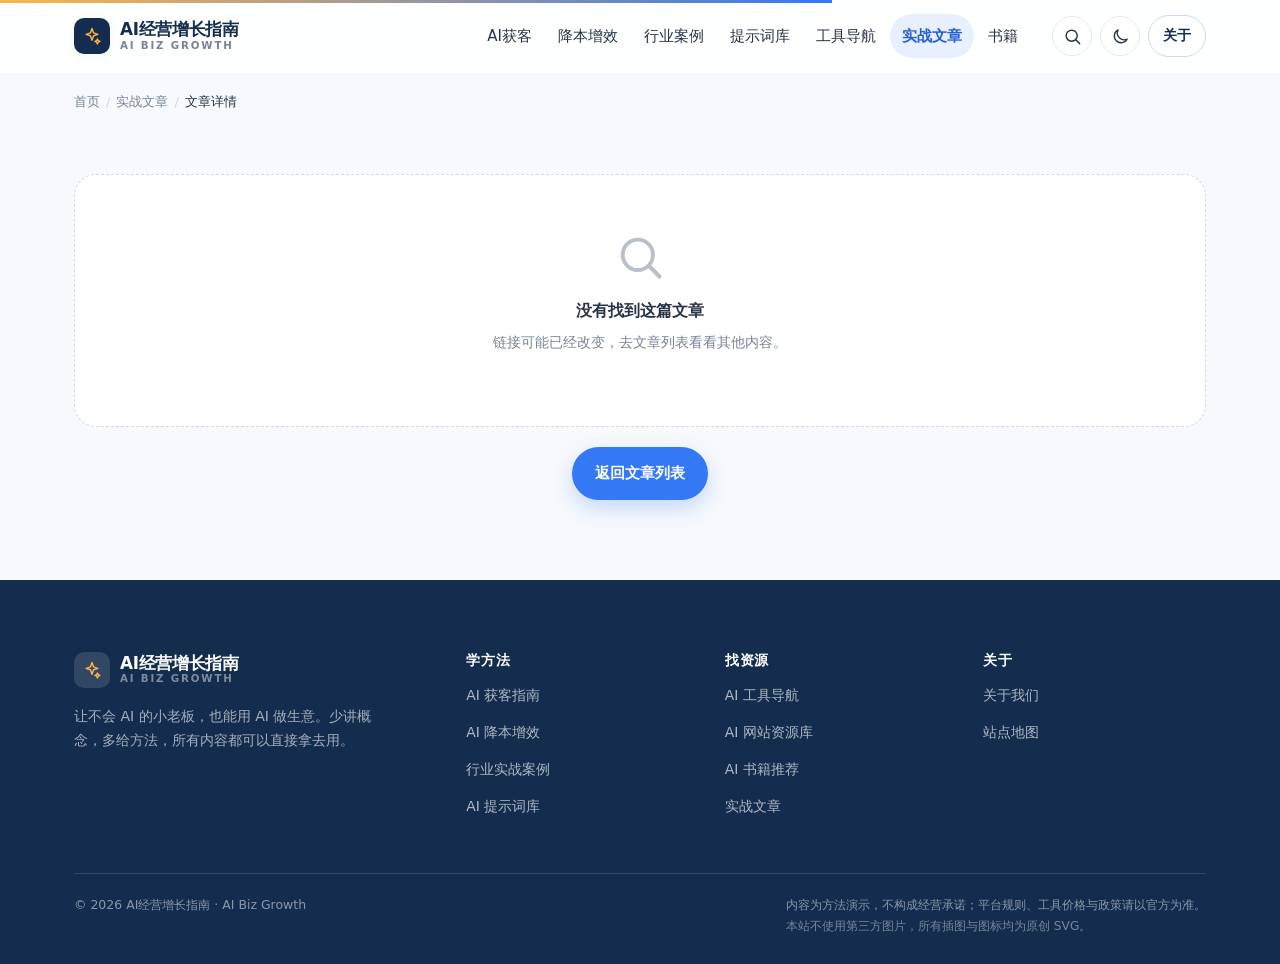
<file: article-detail.html>
<!DOCTYPE html>
<html lang="zh-CN">
<head>
<meta charset="UTF-8">
<meta name="viewport" content="width=device-width, initial-scale=1">
<title>实战文章详情 · AI经营增长指南</title>
<meta name="description" content="围绕真实经营问题的 AI 实战文章：具体步骤、可直接复制的提示词、案例演示、常见误区与行动清单。">
<meta name="keywords" content="AI实战文章,门店经营,AI获客,内容营销,经营复盘">
<meta name="theme-color" content="#142D4E">
<link rel="canonical" href="https://yuxin.run/ai-biz-growth/article-detail.html">
<meta property="og:type" content="article">
<meta property="og:site_name" content="AI经营增长指南">
<meta property="og:title" content="实战文章 · AI经营增长指南">
<meta property="og:description" content="少讲概念，多给方法。">
<meta property="og:url" content="https://yuxin.run/ai-biz-growth/article-detail.html">
<link rel="icon" href="assets/svg/favicon.svg" type="image/svg+xml">
<link rel="stylesheet" href="assets/css/style.css?v=8667bad5">
<link rel="stylesheet" href="assets/css/responsive.css?v=b175d3fd">
</head>
<body>
<!-- SVG SPRITE:start 由 tools/inline-sprite.js 生成，请勿手改 -->
<svg xmlns="http://www.w3.org/2000/svg" style="position:absolute;width:0;height:0;overflow:hidden" aria-hidden="true" focusable="false">
  <defs>
    <g id="stroke-defaults"></g>
  </defs>

  <symbol id="i-search" viewBox="0 0 24 24" fill="none" stroke="currentColor" stroke-width="1.8" stroke-linecap="round" stroke-linejoin="round">
    <circle cx="11" cy="11" r="7"/><path d="M16.5 16.5 21 21"/>
  </symbol>
  <symbol id="i-menu" viewBox="0 0 24 24" fill="none" stroke="currentColor" stroke-width="1.8" stroke-linecap="round">
    <path d="M4 7h16M4 12h16M4 17h16"/>
  </symbol>
  <symbol id="i-close" viewBox="0 0 24 24" fill="none" stroke="currentColor" stroke-width="1.8" stroke-linecap="round">
    <path d="M6 6l12 12M18 6 6 18"/>
  </symbol>
  <symbol id="i-arrow-right" viewBox="0 0 24 24" fill="none" stroke="currentColor" stroke-width="1.8" stroke-linecap="round" stroke-linejoin="round">
    <path d="M4 12h15M14 6l6 6-6 6"/>
  </symbol>
  <symbol id="i-arrow-up" viewBox="0 0 24 24" fill="none" stroke="currentColor" stroke-width="1.8" stroke-linecap="round" stroke-linejoin="round">
    <path d="M12 20V5M6 11l6-6 6 6"/>
  </symbol>
  <symbol id="i-chevron-down" viewBox="0 0 24 24" fill="none" stroke="currentColor" stroke-width="1.8" stroke-linecap="round" stroke-linejoin="round">
    <path d="M6 9l6 6 6-6"/>
  </symbol>
  <symbol id="i-sun" viewBox="0 0 24 24" fill="none" stroke="currentColor" stroke-width="1.7" stroke-linecap="round">
    <circle cx="12" cy="12" r="4.2"/>
    <path d="M12 2.5v2M12 19.5v2M2.5 12h2M19.5 12h2M5.2 5.2l1.4 1.4M17.4 17.4l1.4 1.4M18.8 5.2l-1.4 1.4M6.6 17.4l-1.4 1.4"/>
  </symbol>
  <symbol id="i-moon" viewBox="0 0 24 24" fill="none" stroke="currentColor" stroke-width="1.7" stroke-linecap="round" stroke-linejoin="round">
    <path d="M20.5 15.2A8.6 8.6 0 0 1 9 3.6a8.6 8.6 0 1 0 11.5 11.6Z"/>
  </symbol>
  <symbol id="i-check" viewBox="0 0 24 24" fill="none" stroke="currentColor" stroke-width="2" stroke-linecap="round" stroke-linejoin="round">
    <path d="M4.5 12.5l5 5L20 6.5"/>
  </symbol>
  <symbol id="i-copy" viewBox="0 0 24 24" fill="none" stroke="currentColor" stroke-width="1.7" stroke-linecap="round" stroke-linejoin="round">
    <rect x="9" y="9" width="11" height="11" rx="2.5"/><path d="M5.5 15V6.5a2 2 0 0 1 2-2H16"/>
  </symbol>
  <symbol id="i-bookmark" viewBox="0 0 24 24" fill="none" stroke="currentColor" stroke-width="1.7" stroke-linecap="round" stroke-linejoin="round">
    <path d="M6 4.5h12v16l-6-4.2-6 4.2Z"/>
  </symbol>
  <symbol id="i-sparkles" viewBox="0 0 24 24" fill="none" stroke="currentColor" stroke-width="1.7" stroke-linecap="round" stroke-linejoin="round">
    <path d="M12 3l1.9 5.3L19 10l-5.1 1.7L12 17l-1.9-5.3L5 10l5.1-1.7Z"/>
    <path d="M18.5 15.5l.9 2.1 2.1.9-2.1.9-.9 2.1-.9-2.1-2.1-.9 2.1-.9Z"/>
  </symbol>
  <symbol id="i-target" viewBox="0 0 24 24" fill="none" stroke="currentColor" stroke-width="1.7">
    <circle cx="12" cy="12" r="8.5"/><circle cx="12" cy="12" r="4.5"/><circle cx="12" cy="12" r="1" fill="currentColor"/>
  </symbol>
  <symbol id="i-clock" viewBox="0 0 24 24" fill="none" stroke="currentColor" stroke-width="1.7" stroke-linecap="round" stroke-linejoin="round">
    <circle cx="12" cy="12" r="8.5"/><path d="M12 7v5.3l3.5 2"/>
  </symbol>
  <symbol id="i-warning" viewBox="0 0 24 24" fill="none" stroke="currentColor" stroke-width="1.7" stroke-linecap="round" stroke-linejoin="round">
    <path d="M12 3.6 21 20H3Z"/><path d="M12 9.5v4.3"/><circle cx="12" cy="16.8" r=".9" fill="currentColor" stroke="none"/>
  </symbol>
  <symbol id="i-info" viewBox="0 0 24 24" fill="none" stroke="currentColor" stroke-width="1.7" stroke-linecap="round">
    <circle cx="12" cy="12" r="8.5"/><path d="M12 11v5.5"/><circle cx="12" cy="7.8" r=".9" fill="currentColor" stroke="none"/>
  </symbol>
  <symbol id="i-chart" viewBox="0 0 24 24" fill="none" stroke="currentColor" stroke-width="1.7" stroke-linecap="round" stroke-linejoin="round">
    <path d="M4 20V4M4 20h16"/><path d="M7.5 15.5l3.5-4 3 2.5 5-6"/>
  </symbol>
  <symbol id="i-book" viewBox="0 0 24 24" fill="none" stroke="currentColor" stroke-width="1.7" stroke-linecap="round" stroke-linejoin="round">
    <path d="M12 6.3C10 4.6 6.5 4.4 4 5.2v14c2.5-.8 6-.6 8 1.1 2-1.7 5.5-1.9 8-1.1v-14c-2.5-.8-6-.6-8 1.1Z"/><path d="M12 6.3v14"/>
  </symbol>
  <symbol id="i-tool" viewBox="0 0 24 24" fill="none" stroke="currentColor" stroke-width="1.7" stroke-linecap="round" stroke-linejoin="round">
    <path d="M14.7 6.3a4.2 4.2 0 0 0 5.1 5.1l-8.3 8.3-4.9-4.9 8.3-8.3Z"/><path d="M5.5 18.5 3 21"/>
  </symbol>
  <symbol id="i-users" viewBox="0 0 24 24" fill="none" stroke="currentColor" stroke-width="1.7" stroke-linecap="round" stroke-linejoin="round">
    <circle cx="9" cy="8" r="3.4"/><path d="M3 19.5c0-3.2 2.7-5.8 6-5.8s6 2.6 6 5.8"/><path d="M16.2 5.2a3.4 3.4 0 0 1 0 6.6M17.5 14.2c2.3.6 4 2.6 4 5.3"/>
  </symbol>
  <symbol id="i-bag" viewBox="0 0 24 24" fill="none" stroke="currentColor" stroke-width="1.7" stroke-linecap="round" stroke-linejoin="round">
    <path d="M5 8h14l-1.1 12.5H6.1Z"/><path d="M9 8V6a3 3 0 0 1 6 0v2"/>
  </symbol>
  <symbol id="i-cup" viewBox="0 0 24 24" fill="none" stroke="currentColor" stroke-width="1.7" stroke-linecap="round" stroke-linejoin="round">
    <path d="M6.5 7.5h11L16 16.6a3 3 0 0 1-2.9 2.4h-2.2a3 3 0 0 1-2.9-2.4Z"/><path d="M14.5 3.5 13 7.5M8 4.8 7.2 7.5"/>
  </symbol>
  <symbol id="i-scissors" viewBox="0 0 24 24" fill="none" stroke="currentColor" stroke-width="1.7" stroke-linecap="round" stroke-linejoin="round">
    <circle cx="6" cy="7" r="2.6"/><circle cx="6" cy="17" r="2.6"/><path d="M8.2 8.4 20 18M8.2 15.6 20 6"/>
  </symbol>
  <symbol id="i-shirt" viewBox="0 0 24 24" fill="none" stroke="currentColor" stroke-width="1.7" stroke-linecap="round" stroke-linejoin="round">
    <path d="M8.5 4 12 5.8 15.5 4 20 7.6l-2.7 3.6-2.1-1.4V20H8.8V9.8L6.7 11.2 4 7.6Z"/>
  </symbol>
  <symbol id="i-hammer" viewBox="0 0 24 24" fill="none" stroke="currentColor" stroke-width="1.7" stroke-linecap="round" stroke-linejoin="round">
    <path d="M13.5 6.5 17 3l4 4-3.5 3.5Z"/><path d="m14 9-8.5 8.5L3 15l8.5-8.5Z"/>
  </symbol>
  <symbol id="i-wrench" viewBox="0 0 24 24" fill="none" stroke="currentColor" stroke-width="1.7" stroke-linecap="round" stroke-linejoin="round">
    <path d="M15.6 3.5a5 5 0 0 0-4.4 7.3L3.6 18.4l2 2 7.6-7.6a5 5 0 0 0 7.3-4.4l-3.2 2-2.7-2.7Z"/>
  </symbol>
  <symbol id="i-store" viewBox="0 0 24 24" fill="none" stroke="currentColor" stroke-width="1.7" stroke-linecap="round" stroke-linejoin="round">
    <path d="M4 10v10h16V10"/><path d="M3 10l2-6h14l2 6Z"/><path d="M9.5 20v-6h5v6"/>
  </symbol>
  <symbol id="i-school" viewBox="0 0 24 24" fill="none" stroke="currentColor" stroke-width="1.7" stroke-linecap="round" stroke-linejoin="round">
    <path d="M3 9.2 12 4l9 5.2-9 5.2Z"/><path d="M7 11.6V17c0 1.6 2.2 3 5 3s5-1.4 5-3v-5.4"/>
  </symbol>
  <symbol id="i-box" viewBox="0 0 24 24" fill="none" stroke="currentColor" stroke-width="1.7" stroke-linecap="round" stroke-linejoin="round">
    <path d="M12 3l8 4.4v9.2L12 21l-8-4.4V7.4Z"/><path d="M4 7.4l8 4.4 8-4.4M12 11.8V21"/>
  </symbol>
  <symbol id="i-phone" viewBox="0 0 24 24" fill="none" stroke="currentColor" stroke-width="1.7" stroke-linecap="round" stroke-linejoin="round">
    <rect x="7" y="2.5" width="10" height="19" rx="2.2"/><path d="M10.5 5.5h3"/>
  </symbol>
  <symbol id="i-calendar" viewBox="0 0 24 24" fill="none" stroke="currentColor" stroke-width="1.7" stroke-linecap="round" stroke-linejoin="round">
    <rect x="3.5" y="5" width="17" height="15.5" rx="2.2"/><path d="M3.5 10h17M8 3v4M16 3v4"/>
  </symbol>
  <symbol id="i-robot" viewBox="0 0 24 24" fill="none" stroke="currentColor" stroke-width="1.7" stroke-linecap="round" stroke-linejoin="round">
    <rect x="4" y="8" width="16" height="12" rx="3"/><path d="M12 4v4"/><circle cx="12" cy="3.2" r="1.2"/><circle cx="9" cy="13" r="1" fill="currentColor" stroke="none"/><circle cx="15" cy="13" r="1" fill="currentColor" stroke="none"/><path d="M9.5 16.5h5"/>
  </symbol>
  <symbol id="i-leaf" viewBox="0 0 24 24" fill="none" stroke="currentColor" stroke-width="1.7" stroke-linecap="round" stroke-linejoin="round">
    <path d="M20 4C10.5 4 4.5 9.5 4 20c10.5.5 16-5.5 16-16Z"/><path d="M4.5 19.5 14 10"/>
  </symbol>
  <symbol id="i-play" viewBox="0 0 24 24" fill="none" stroke="currentColor" stroke-width="1.7" stroke-linecap="round" stroke-linejoin="round">
    <circle cx="12" cy="12" r="9"/><path d="m10 8.5 6 3.5-6 3.5Z"/>
  </symbol>
  <symbol id="i-quote" viewBox="0 0 24 24" fill="none" stroke="currentColor" stroke-width="1.7" stroke-linecap="round" stroke-linejoin="round">
    <path d="M9 6C6 7 4 9.5 4 13v5h5v-5H6.5c0-2.2 1-3.6 3-4.3ZM19 6c-3 1-5 3.5-5 7v5h5v-5h-2.5c0-2.2 1-3.6 3-4.3Z"/>
  </symbol>
  <symbol id="i-mail" viewBox="0 0 24 24" fill="none" stroke="currentColor" stroke-width="1.7" stroke-linecap="round" stroke-linejoin="round">
    <rect x="3" y="5.5" width="18" height="13" rx="2.2"/><path d="m3.8 7 8.2 6 8.2-6"/>
  </symbol>
  <symbol id="i-external" viewBox="0 0 24 24" fill="none" stroke="currentColor" stroke-width="1.7" stroke-linecap="round" stroke-linejoin="round">
    <path d="M14 4h6v6M20 4l-8.5 8.5"/><path d="M18 14v5.5H4.5V6H10"/>
  </symbol>
</svg>
<!-- SVG SPRITE:end -->


<a class="skip-link" href="#main">跳到主要内容</a>
<div class="reading-progress" id="readingProgress" role="progressbar" aria-label="阅读进度" aria-valuemin="0" aria-valuemax="100" aria-valuenow="0"></div>

<header class="site-header">
  <div class="container nav">
    <a class="brand" href="index.html" aria-label="AI经营增长指南 首页">
      <span class="brand-mark"><svg width="20" height="20" aria-hidden="true" style="color:#FFB547"><use href="#i-sparkles"></use></svg></span>
      <span class="brand-name">AI经营增长指南<span class="brand-sub">AI BIZ GROWTH</span></span>
    </a>
    <ul class="nav-links">
      <li><a href="growth.html">AI获客</a></li>
      <li><a href="efficiency.html">降本增效</a></li>
      <li><a href="cases.html">行业案例</a></li>
      <li><a href="prompts.html">提示词库</a></li>
      <li><a href="tools.html">工具导航</a></li>
      <li><a href="articles.html">实战文章</a></li>
      <li><a href="books.html">书籍</a></li>
    </ul>
    <div class="nav-actions">
      <button class="icon-btn" type="button" data-search-open aria-label="站内搜索"><svg aria-hidden="true"><use href="#i-search"></use></svg></button>
      <button class="icon-btn" type="button" data-theme-toggle aria-label="切换深色模式" aria-pressed="false"><svg aria-hidden="true"><use href="#i-moon"></use></svg></button>
      <a class="btn btn-ghost btn-sm" href="about.html">关于</a>
      <button class="icon-btn nav-toggle" type="button" data-drawer-open aria-label="打开菜单" aria-expanded="false"><svg aria-hidden="true"><use href="#i-menu"></use></svg></button>
    </div>
  </div>
</header>

<div class="drawer" id="drawer" aria-hidden="true">
  <div class="drawer-backdrop" data-drawer-close></div>
  <div class="drawer-panel" role="dialog" aria-modal="true" aria-label="站点导航">
    <div class="drawer-head">
      <strong>站点导航</strong>
      <button class="icon-btn" type="button" data-drawer-close aria-label="关闭菜单"><svg aria-hidden="true"><use href="#i-close"></use></svg></button>
    </div>
    <ul class="drawer-nav">
      <li><a href="index.html">首页</a></li>
      <li><a href="growth.html">AI 获客指南</a></li>
      <li><a href="efficiency.html">AI 降本增效</a></li>
      <li><a href="cases.html">行业实战案例</a></li>
      <li><a href="prompts.html">AI 提示词库</a></li>
      <li><a href="tools.html">AI 工具导航</a></li>
      <li><a href="websites.html">AI 网站资源库</a></li>
      <li><a href="books.html">AI 书籍推荐</a></li>
      <li><a href="articles.html">实战文章</a></li>
      <li><a href="about.html">关于我们</a></li>
    </ul>
    <a class="btn btn-primary btn-block" href="growth.html">开始 AI 增长实战</a>
  </div>
</div>

<main id="main">
  <nav class="breadcrumb" aria-label="面包屑">
    <div class="container" id="articleCrumb">
      <ol>
        <li><a href="index.html">首页</a></li>
        <li><a href="articles.html">实战文章</a></li>
        <li><span aria-current="page">文章详情</span></li>
      </ol>
    </div>
  </nav>

  <div id="articleHost">
    <div class="container" style="padding:64px 24px">
      <h1 class="visually-hidden">实战文章：围绕真实经营问题的 AI 用法</h1>
      <div class="empty-state">
        <strong>正在加载文章…</strong>
        <p class="small">文章由本地数据脚本渲染，开启 JavaScript 后刷新页面即可阅读。</p>
        <p class="small"><a href="articles.html">← 返回文章列表</a></p>
      </div>
      <noscript>
        <p class="small muted text-center" style="margin-top:16px">本页需要启用 JavaScript 才能显示文章正文。</p>
      </noscript>
    </div>
  </div>
</main>

<footer class="site-footer">
  <div class="container">
    <div class="footer-grid">
      <div class="footer-about">
        <a class="brand" href="index.html">
          <span class="brand-mark"><svg width="20" height="20" aria-hidden="true" style="color:#FFB547"><use href="#i-sparkles"></use></svg></span>
          <span class="brand-name">AI经营增长指南<span class="brand-sub">AI BIZ GROWTH</span></span>
        </a>
        <p>让不会 AI 的小老板，也能用 AI 做生意。少讲概念，多给方法，所有内容都可以直接拿去用。</p>
      </div>
      <div class="footer-col">
        <h4>学方法</h4>
        <ul>
          <li><a href="growth.html">AI 获客指南</a></li>
          <li><a href="efficiency.html">AI 降本增效</a></li>
          <li><a href="cases.html">行业实战案例</a></li>
          <li><a href="prompts.html">AI 提示词库</a></li>
        </ul>
      </div>
      <div class="footer-col">
        <h4>找资源</h4>
        <ul>
          <li><a href="tools.html">AI 工具导航</a></li>
          <li><a href="websites.html">AI 网站资源库</a></li>
          <li><a href="books.html">AI 书籍推荐</a></li>
          <li><a href="articles.html">实战文章</a></li>
        </ul>
      </div>
      <div class="footer-col">
        <h4>关于</h4>
        <ul>
          <li><a href="about.html">关于我们</a></li>
          <li><a href="sitemap.html">站点地图</a></li>
        </ul>
      </div>
    </div>
    <div class="footer-bottom">
      <p>© 2026 AI经营增长指南 · AI Biz Growth</p>
      <div>
        <p>内容为方法演示，不构成经营承诺；平台规则、工具价格与政策请以官方为准。</p>
        <p class="footer-disclaimer">本站不使用第三方图片，所有插图与图标均为原创 SVG。</p>
      </div>
    </div>
  </div>
</footer>

<button class="back-top" id="backTop" type="button" aria-label="返回顶部"><svg aria-hidden="true"><use href="#i-arrow-up"></use></svg></button>

<div class="search-overlay" id="searchOverlay" aria-hidden="true">
  <div class="search-dialog" role="dialog" aria-modal="true" aria-labelledby="searchTitle">
    <div class="search-field">
      <svg aria-hidden="true"><use href="#i-search"></use></svg>
      <label class="visually-hidden" id="searchTitle" for="searchInput">站内搜索</label>
      <input id="searchInput" type="search" placeholder="搜索文章、工具、提示词…（按 / 或 Ctrl+K）" autocomplete="off">
      <button class="icon-btn" type="button" data-search-close aria-label="关闭搜索"><svg aria-hidden="true"><use href="#i-close"></use></svg></button>
    </div>
    <div class="search-hints" id="searchResults"></div>
    <div class="search-foot"><span>↑ ↓ 选择</span><span>Enter 打开</span><span>Esc 关闭</span></div>
  </div>
</div>

<script src="assets/js/main.js?v=47d32773"></script>
<script src="assets/js/ui.js?v=074137f3"></script>
<script src="assets/js/search.js?v=25d5a6bd"></script>
<script src="assets/js/article.js?v=5577e7b2"></script>
</body>
</html>
</file>
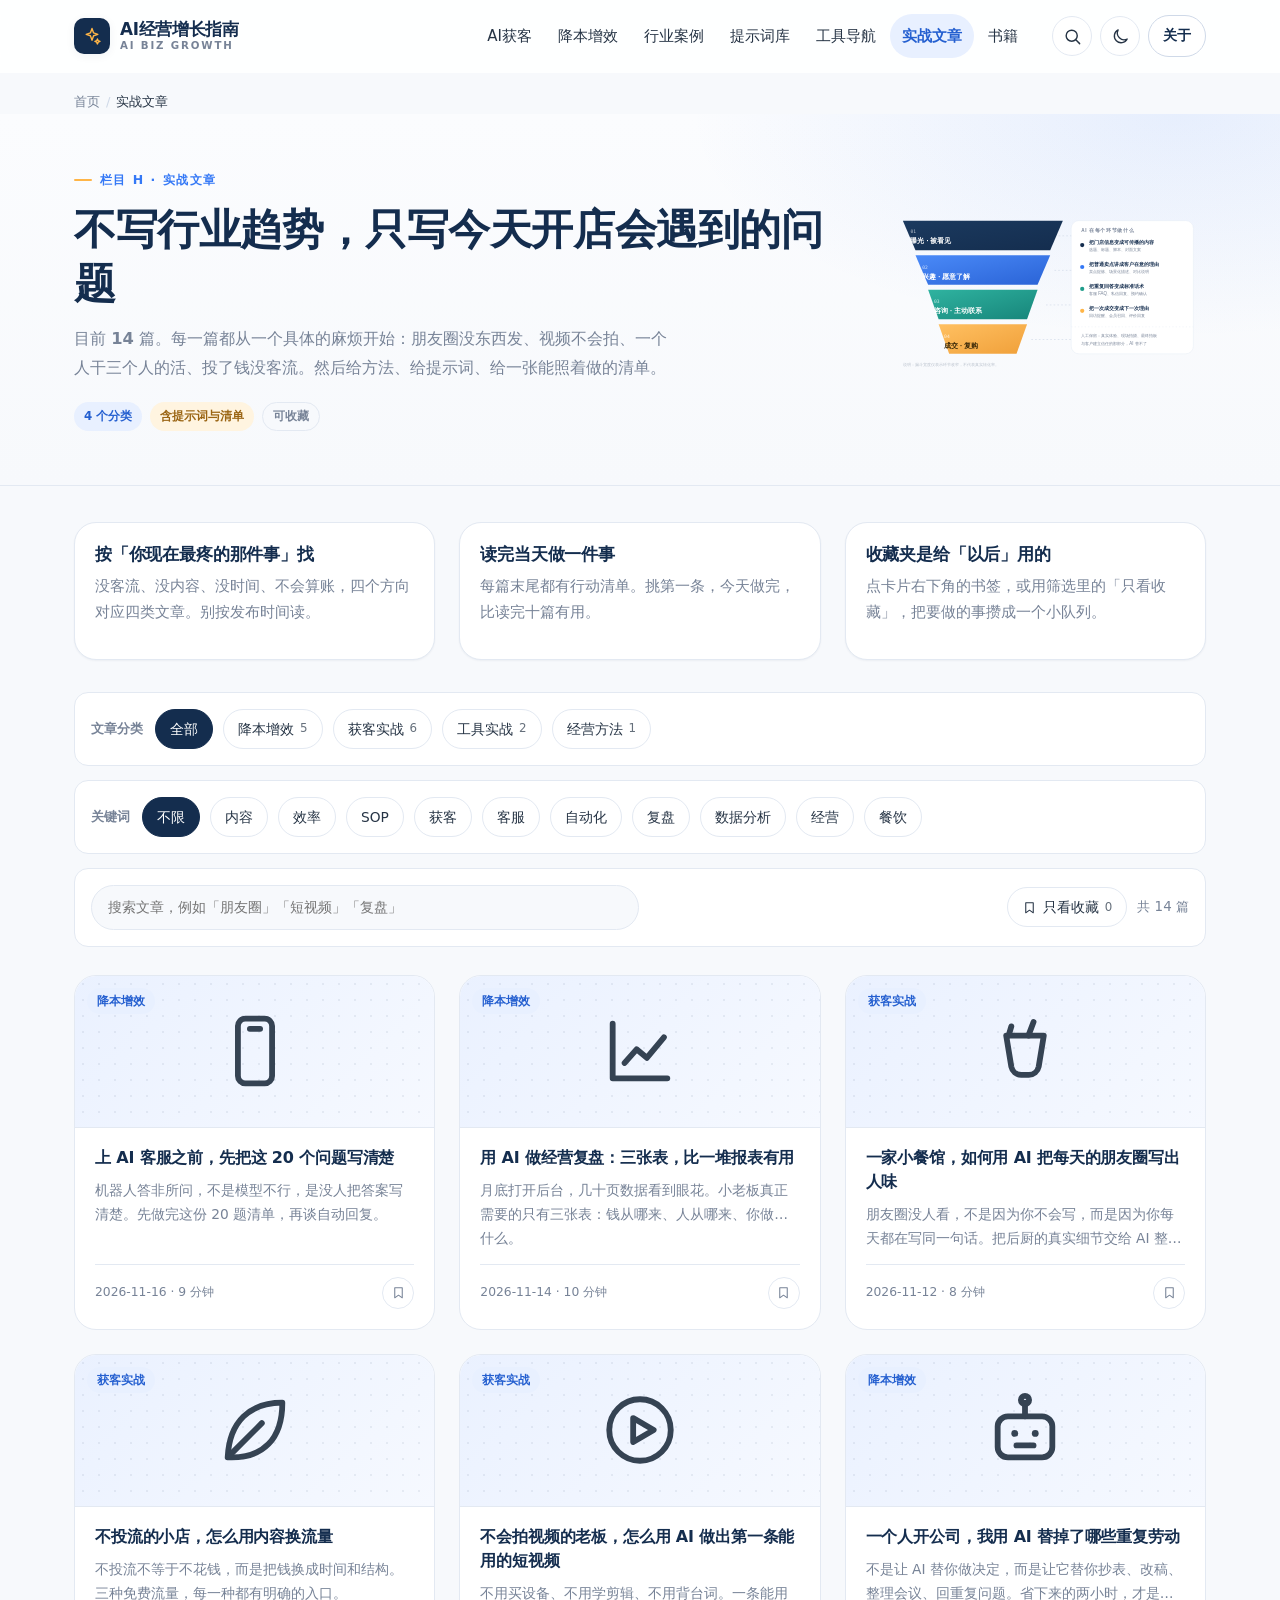
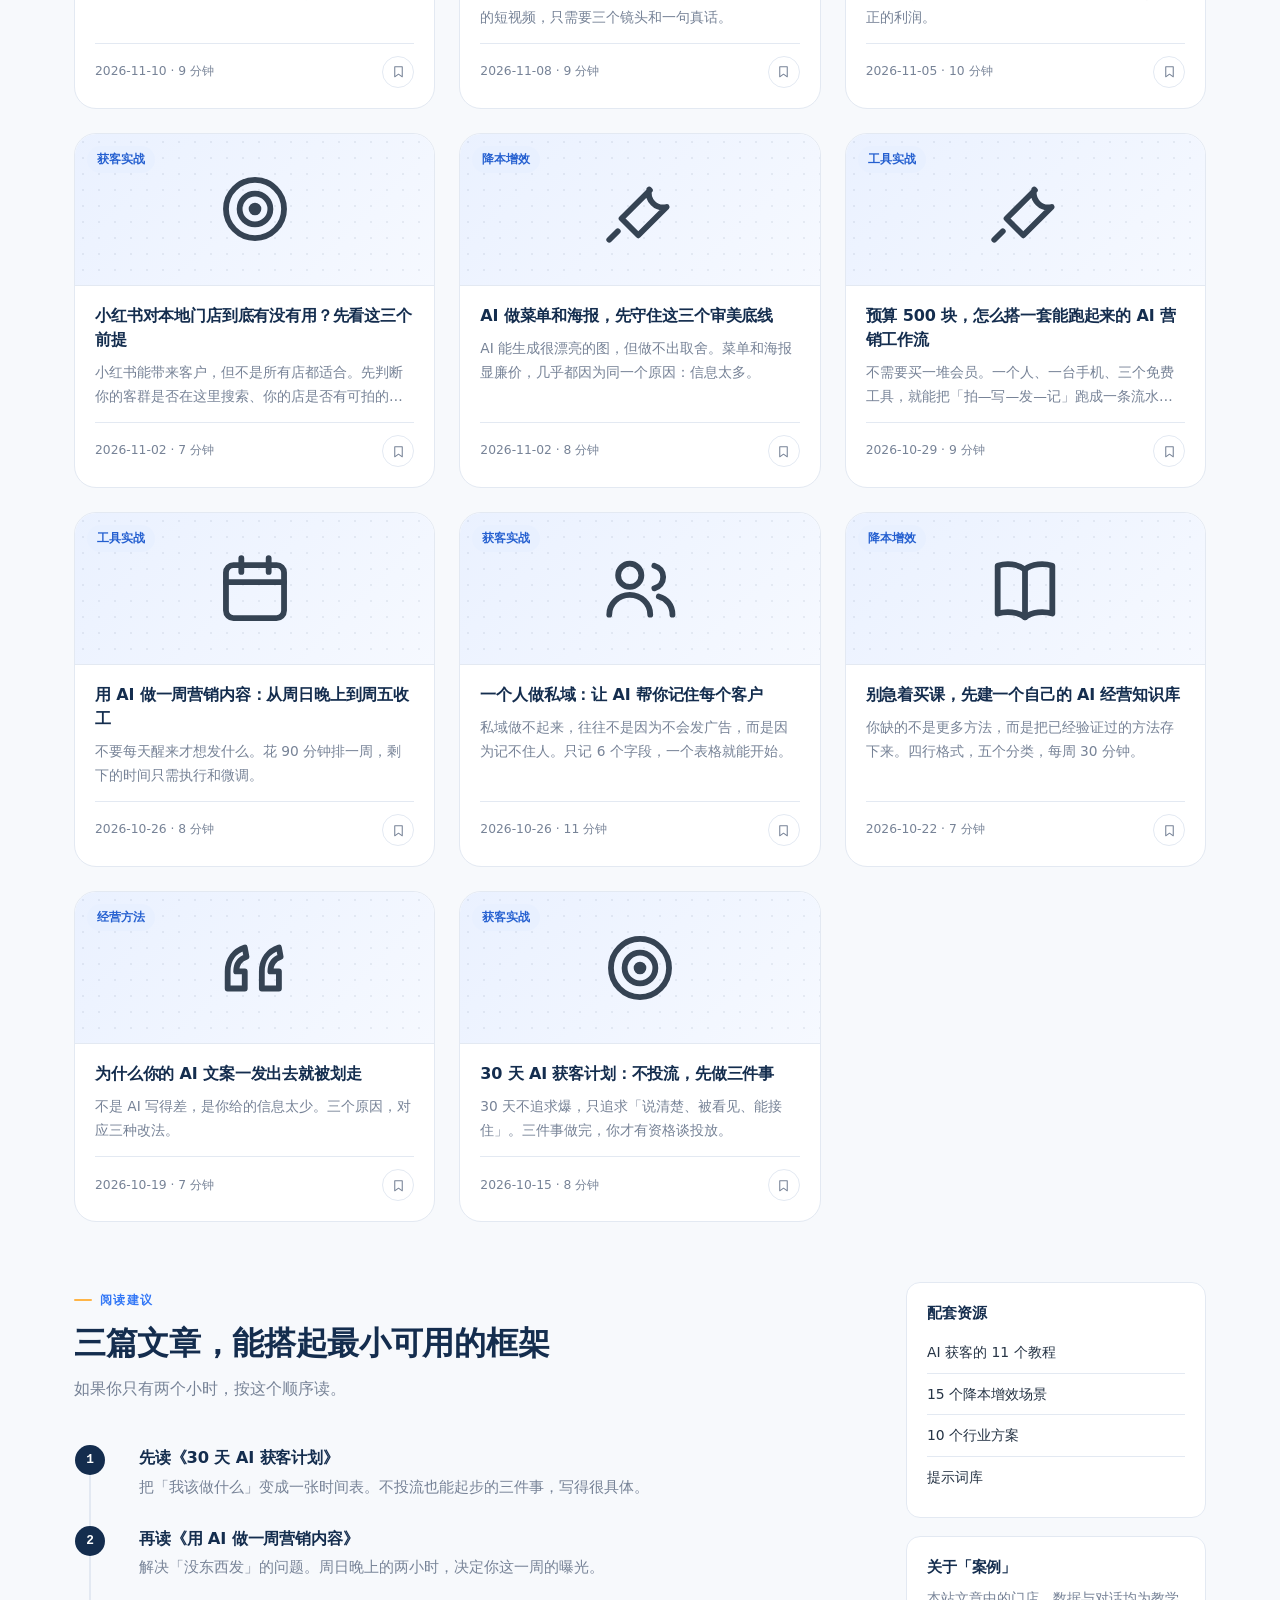
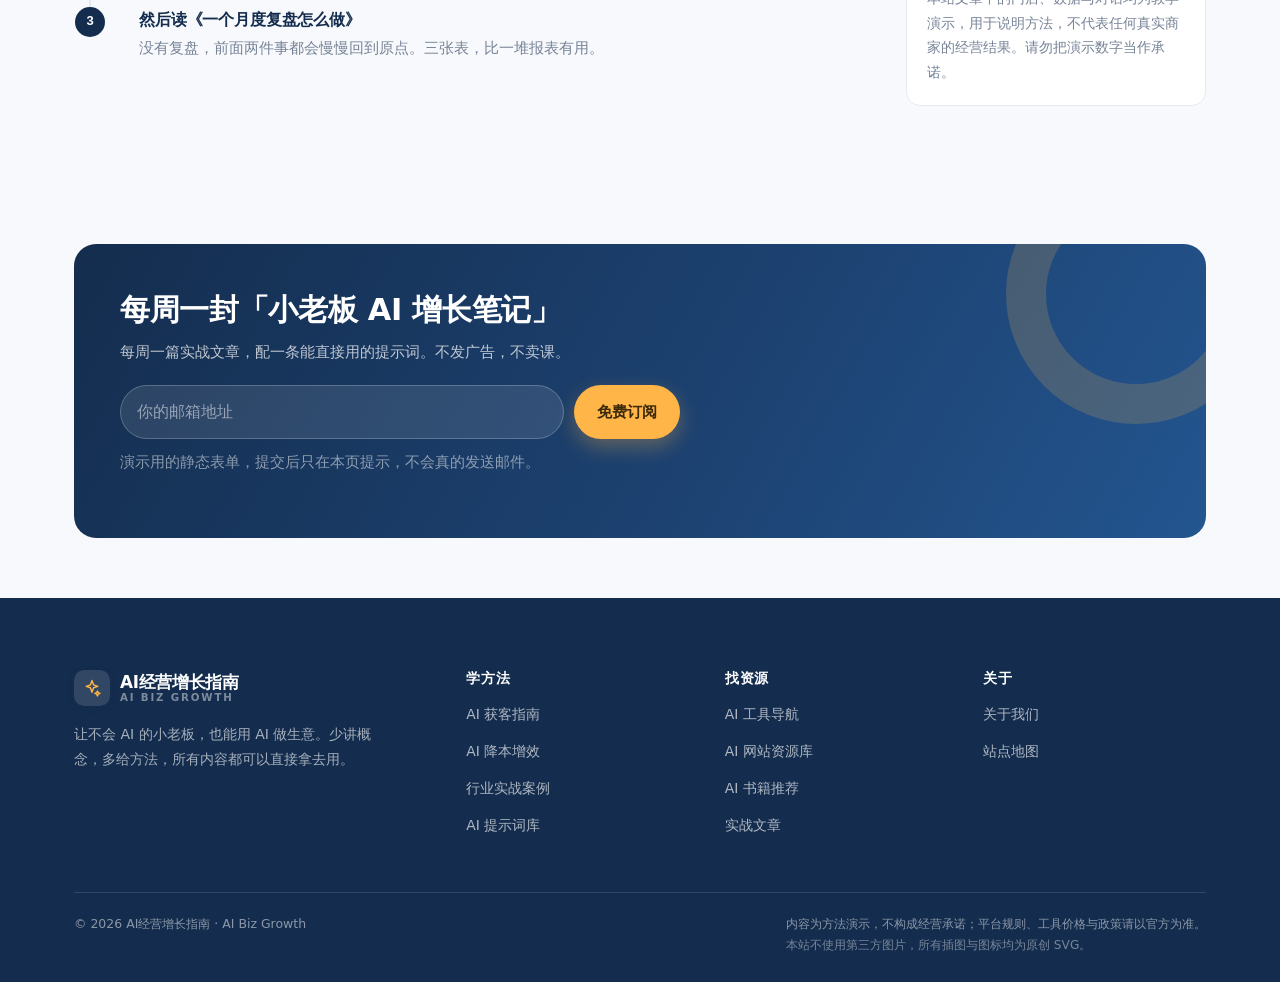
<file: articles.html>
<!DOCTYPE html>
<html lang="zh-CN">
<head>
<meta charset="UTF-8">
<meta name="viewport" content="width=device-width, initial-scale=1">
<title>实战文章：14 篇围绕真实经营问题的 AI 用法 · AI经营增长指南</title>
<meta name="description" content="小餐馆的朋友圈、不会拍视频的老板、一个人的公司、预算 500 块的营销工作流、用 AI 做一周内容、30 天获客计划——14 篇实战文章，每篇都有具体步骤、提示词和行动清单。">
<meta name="keywords" content="AI实战文章,小生意经营,门店营销案例,AI获客,内容营销,经营复盘">
<meta name="theme-color" content="#142D4E">
<link rel="canonical" href="https://yuxin.run/ai-biz-growth/articles.html">
<meta property="og:type" content="article">
<meta property="og:site_name" content="AI经营增长指南">
<meta property="og:title" content="实战文章：14 篇围绕真实经营问题的 AI 用法">
<meta property="og:description" content="不写行业趋势，只写今天开店会遇到的问题。">
<meta property="og:url" content="https://yuxin.run/ai-biz-growth/articles.html">
<link rel="icon" href="assets/svg/favicon.svg" type="image/svg+xml">
<link rel="stylesheet" href="assets/css/style.css?v=8667bad5">
<link rel="stylesheet" href="assets/css/responsive.css?v=b175d3fd">
<script type="application/ld+json">
{"@context":"https://schema.org","@type":"CollectionPage","name":"实战文章","description":"面向小微企业经营者的 AI 实战文章","inLanguage":"zh-CN"}
</script>
</head>
<body>
<!-- SVG SPRITE:start 由 tools/inline-sprite.js 生成，请勿手改 -->
<svg xmlns="http://www.w3.org/2000/svg" style="position:absolute;width:0;height:0;overflow:hidden" aria-hidden="true" focusable="false">
  <defs>
    <g id="stroke-defaults"></g>
  </defs>

  <symbol id="i-search" viewBox="0 0 24 24" fill="none" stroke="currentColor" stroke-width="1.8" stroke-linecap="round" stroke-linejoin="round">
    <circle cx="11" cy="11" r="7"/><path d="M16.5 16.5 21 21"/>
  </symbol>
  <symbol id="i-menu" viewBox="0 0 24 24" fill="none" stroke="currentColor" stroke-width="1.8" stroke-linecap="round">
    <path d="M4 7h16M4 12h16M4 17h16"/>
  </symbol>
  <symbol id="i-close" viewBox="0 0 24 24" fill="none" stroke="currentColor" stroke-width="1.8" stroke-linecap="round">
    <path d="M6 6l12 12M18 6 6 18"/>
  </symbol>
  <symbol id="i-arrow-right" viewBox="0 0 24 24" fill="none" stroke="currentColor" stroke-width="1.8" stroke-linecap="round" stroke-linejoin="round">
    <path d="M4 12h15M14 6l6 6-6 6"/>
  </symbol>
  <symbol id="i-arrow-up" viewBox="0 0 24 24" fill="none" stroke="currentColor" stroke-width="1.8" stroke-linecap="round" stroke-linejoin="round">
    <path d="M12 20V5M6 11l6-6 6 6"/>
  </symbol>
  <symbol id="i-chevron-down" viewBox="0 0 24 24" fill="none" stroke="currentColor" stroke-width="1.8" stroke-linecap="round" stroke-linejoin="round">
    <path d="M6 9l6 6 6-6"/>
  </symbol>
  <symbol id="i-sun" viewBox="0 0 24 24" fill="none" stroke="currentColor" stroke-width="1.7" stroke-linecap="round">
    <circle cx="12" cy="12" r="4.2"/>
    <path d="M12 2.5v2M12 19.5v2M2.5 12h2M19.5 12h2M5.2 5.2l1.4 1.4M17.4 17.4l1.4 1.4M18.8 5.2l-1.4 1.4M6.6 17.4l-1.4 1.4"/>
  </symbol>
  <symbol id="i-moon" viewBox="0 0 24 24" fill="none" stroke="currentColor" stroke-width="1.7" stroke-linecap="round" stroke-linejoin="round">
    <path d="M20.5 15.2A8.6 8.6 0 0 1 9 3.6a8.6 8.6 0 1 0 11.5 11.6Z"/>
  </symbol>
  <symbol id="i-check" viewBox="0 0 24 24" fill="none" stroke="currentColor" stroke-width="2" stroke-linecap="round" stroke-linejoin="round">
    <path d="M4.5 12.5l5 5L20 6.5"/>
  </symbol>
  <symbol id="i-copy" viewBox="0 0 24 24" fill="none" stroke="currentColor" stroke-width="1.7" stroke-linecap="round" stroke-linejoin="round">
    <rect x="9" y="9" width="11" height="11" rx="2.5"/><path d="M5.5 15V6.5a2 2 0 0 1 2-2H16"/>
  </symbol>
  <symbol id="i-bookmark" viewBox="0 0 24 24" fill="none" stroke="currentColor" stroke-width="1.7" stroke-linecap="round" stroke-linejoin="round">
    <path d="M6 4.5h12v16l-6-4.2-6 4.2Z"/>
  </symbol>
  <symbol id="i-sparkles" viewBox="0 0 24 24" fill="none" stroke="currentColor" stroke-width="1.7" stroke-linecap="round" stroke-linejoin="round">
    <path d="M12 3l1.9 5.3L19 10l-5.1 1.7L12 17l-1.9-5.3L5 10l5.1-1.7Z"/>
    <path d="M18.5 15.5l.9 2.1 2.1.9-2.1.9-.9 2.1-.9-2.1-2.1-.9 2.1-.9Z"/>
  </symbol>
  <symbol id="i-target" viewBox="0 0 24 24" fill="none" stroke="currentColor" stroke-width="1.7">
    <circle cx="12" cy="12" r="8.5"/><circle cx="12" cy="12" r="4.5"/><circle cx="12" cy="12" r="1" fill="currentColor"/>
  </symbol>
  <symbol id="i-clock" viewBox="0 0 24 24" fill="none" stroke="currentColor" stroke-width="1.7" stroke-linecap="round" stroke-linejoin="round">
    <circle cx="12" cy="12" r="8.5"/><path d="M12 7v5.3l3.5 2"/>
  </symbol>
  <symbol id="i-warning" viewBox="0 0 24 24" fill="none" stroke="currentColor" stroke-width="1.7" stroke-linecap="round" stroke-linejoin="round">
    <path d="M12 3.6 21 20H3Z"/><path d="M12 9.5v4.3"/><circle cx="12" cy="16.8" r=".9" fill="currentColor" stroke="none"/>
  </symbol>
  <symbol id="i-info" viewBox="0 0 24 24" fill="none" stroke="currentColor" stroke-width="1.7" stroke-linecap="round">
    <circle cx="12" cy="12" r="8.5"/><path d="M12 11v5.5"/><circle cx="12" cy="7.8" r=".9" fill="currentColor" stroke="none"/>
  </symbol>
  <symbol id="i-chart" viewBox="0 0 24 24" fill="none" stroke="currentColor" stroke-width="1.7" stroke-linecap="round" stroke-linejoin="round">
    <path d="M4 20V4M4 20h16"/><path d="M7.5 15.5l3.5-4 3 2.5 5-6"/>
  </symbol>
  <symbol id="i-book" viewBox="0 0 24 24" fill="none" stroke="currentColor" stroke-width="1.7" stroke-linecap="round" stroke-linejoin="round">
    <path d="M12 6.3C10 4.6 6.5 4.4 4 5.2v14c2.5-.8 6-.6 8 1.1 2-1.7 5.5-1.9 8-1.1v-14c-2.5-.8-6-.6-8 1.1Z"/><path d="M12 6.3v14"/>
  </symbol>
  <symbol id="i-tool" viewBox="0 0 24 24" fill="none" stroke="currentColor" stroke-width="1.7" stroke-linecap="round" stroke-linejoin="round">
    <path d="M14.7 6.3a4.2 4.2 0 0 0 5.1 5.1l-8.3 8.3-4.9-4.9 8.3-8.3Z"/><path d="M5.5 18.5 3 21"/>
  </symbol>
  <symbol id="i-users" viewBox="0 0 24 24" fill="none" stroke="currentColor" stroke-width="1.7" stroke-linecap="round" stroke-linejoin="round">
    <circle cx="9" cy="8" r="3.4"/><path d="M3 19.5c0-3.2 2.7-5.8 6-5.8s6 2.6 6 5.8"/><path d="M16.2 5.2a3.4 3.4 0 0 1 0 6.6M17.5 14.2c2.3.6 4 2.6 4 5.3"/>
  </symbol>
  <symbol id="i-bag" viewBox="0 0 24 24" fill="none" stroke="currentColor" stroke-width="1.7" stroke-linecap="round" stroke-linejoin="round">
    <path d="M5 8h14l-1.1 12.5H6.1Z"/><path d="M9 8V6a3 3 0 0 1 6 0v2"/>
  </symbol>
  <symbol id="i-cup" viewBox="0 0 24 24" fill="none" stroke="currentColor" stroke-width="1.7" stroke-linecap="round" stroke-linejoin="round">
    <path d="M6.5 7.5h11L16 16.6a3 3 0 0 1-2.9 2.4h-2.2a3 3 0 0 1-2.9-2.4Z"/><path d="M14.5 3.5 13 7.5M8 4.8 7.2 7.5"/>
  </symbol>
  <symbol id="i-scissors" viewBox="0 0 24 24" fill="none" stroke="currentColor" stroke-width="1.7" stroke-linecap="round" stroke-linejoin="round">
    <circle cx="6" cy="7" r="2.6"/><circle cx="6" cy="17" r="2.6"/><path d="M8.2 8.4 20 18M8.2 15.6 20 6"/>
  </symbol>
  <symbol id="i-shirt" viewBox="0 0 24 24" fill="none" stroke="currentColor" stroke-width="1.7" stroke-linecap="round" stroke-linejoin="round">
    <path d="M8.5 4 12 5.8 15.5 4 20 7.6l-2.7 3.6-2.1-1.4V20H8.8V9.8L6.7 11.2 4 7.6Z"/>
  </symbol>
  <symbol id="i-hammer" viewBox="0 0 24 24" fill="none" stroke="currentColor" stroke-width="1.7" stroke-linecap="round" stroke-linejoin="round">
    <path d="M13.5 6.5 17 3l4 4-3.5 3.5Z"/><path d="m14 9-8.5 8.5L3 15l8.5-8.5Z"/>
  </symbol>
  <symbol id="i-wrench" viewBox="0 0 24 24" fill="none" stroke="currentColor" stroke-width="1.7" stroke-linecap="round" stroke-linejoin="round">
    <path d="M15.6 3.5a5 5 0 0 0-4.4 7.3L3.6 18.4l2 2 7.6-7.6a5 5 0 0 0 7.3-4.4l-3.2 2-2.7-2.7Z"/>
  </symbol>
  <symbol id="i-store" viewBox="0 0 24 24" fill="none" stroke="currentColor" stroke-width="1.7" stroke-linecap="round" stroke-linejoin="round">
    <path d="M4 10v10h16V10"/><path d="M3 10l2-6h14l2 6Z"/><path d="M9.5 20v-6h5v6"/>
  </symbol>
  <symbol id="i-school" viewBox="0 0 24 24" fill="none" stroke="currentColor" stroke-width="1.7" stroke-linecap="round" stroke-linejoin="round">
    <path d="M3 9.2 12 4l9 5.2-9 5.2Z"/><path d="M7 11.6V17c0 1.6 2.2 3 5 3s5-1.4 5-3v-5.4"/>
  </symbol>
  <symbol id="i-box" viewBox="0 0 24 24" fill="none" stroke="currentColor" stroke-width="1.7" stroke-linecap="round" stroke-linejoin="round">
    <path d="M12 3l8 4.4v9.2L12 21l-8-4.4V7.4Z"/><path d="M4 7.4l8 4.4 8-4.4M12 11.8V21"/>
  </symbol>
  <symbol id="i-phone" viewBox="0 0 24 24" fill="none" stroke="currentColor" stroke-width="1.7" stroke-linecap="round" stroke-linejoin="round">
    <rect x="7" y="2.5" width="10" height="19" rx="2.2"/><path d="M10.5 5.5h3"/>
  </symbol>
  <symbol id="i-calendar" viewBox="0 0 24 24" fill="none" stroke="currentColor" stroke-width="1.7" stroke-linecap="round" stroke-linejoin="round">
    <rect x="3.5" y="5" width="17" height="15.5" rx="2.2"/><path d="M3.5 10h17M8 3v4M16 3v4"/>
  </symbol>
  <symbol id="i-robot" viewBox="0 0 24 24" fill="none" stroke="currentColor" stroke-width="1.7" stroke-linecap="round" stroke-linejoin="round">
    <rect x="4" y="8" width="16" height="12" rx="3"/><path d="M12 4v4"/><circle cx="12" cy="3.2" r="1.2"/><circle cx="9" cy="13" r="1" fill="currentColor" stroke="none"/><circle cx="15" cy="13" r="1" fill="currentColor" stroke="none"/><path d="M9.5 16.5h5"/>
  </symbol>
  <symbol id="i-leaf" viewBox="0 0 24 24" fill="none" stroke="currentColor" stroke-width="1.7" stroke-linecap="round" stroke-linejoin="round">
    <path d="M20 4C10.5 4 4.5 9.5 4 20c10.5.5 16-5.5 16-16Z"/><path d="M4.5 19.5 14 10"/>
  </symbol>
  <symbol id="i-play" viewBox="0 0 24 24" fill="none" stroke="currentColor" stroke-width="1.7" stroke-linecap="round" stroke-linejoin="round">
    <circle cx="12" cy="12" r="9"/><path d="m10 8.5 6 3.5-6 3.5Z"/>
  </symbol>
  <symbol id="i-quote" viewBox="0 0 24 24" fill="none" stroke="currentColor" stroke-width="1.7" stroke-linecap="round" stroke-linejoin="round">
    <path d="M9 6C6 7 4 9.5 4 13v5h5v-5H6.5c0-2.2 1-3.6 3-4.3ZM19 6c-3 1-5 3.5-5 7v5h5v-5h-2.5c0-2.2 1-3.6 3-4.3Z"/>
  </symbol>
  <symbol id="i-mail" viewBox="0 0 24 24" fill="none" stroke="currentColor" stroke-width="1.7" stroke-linecap="round" stroke-linejoin="round">
    <rect x="3" y="5.5" width="18" height="13" rx="2.2"/><path d="m3.8 7 8.2 6 8.2-6"/>
  </symbol>
  <symbol id="i-external" viewBox="0 0 24 24" fill="none" stroke="currentColor" stroke-width="1.7" stroke-linecap="round" stroke-linejoin="round">
    <path d="M14 4h6v6M20 4l-8.5 8.5"/><path d="M18 14v5.5H4.5V6H10"/>
  </symbol>
</svg>
<!-- SVG SPRITE:end -->


<a class="skip-link" href="#main">跳到主要内容</a>

<header class="site-header">
  <div class="container nav">
    <a class="brand" href="index.html" aria-label="AI经营增长指南 首页">
      <span class="brand-mark"><svg width="20" height="20" aria-hidden="true" style="color:#FFB547"><use href="#i-sparkles"></use></svg></span>
      <span class="brand-name">AI经营增长指南<span class="brand-sub">AI BIZ GROWTH</span></span>
    </a>
    <ul class="nav-links">
      <li><a href="growth.html">AI获客</a></li>
      <li><a href="efficiency.html">降本增效</a></li>
      <li><a href="cases.html">行业案例</a></li>
      <li><a href="prompts.html">提示词库</a></li>
      <li><a href="tools.html">工具导航</a></li>
      <li><a href="articles.html">实战文章</a></li>
      <li><a href="books.html">书籍</a></li>
    </ul>
    <div class="nav-actions">
      <button class="icon-btn" type="button" data-search-open aria-label="站内搜索"><svg aria-hidden="true"><use href="#i-search"></use></svg></button>
      <button class="icon-btn" type="button" data-theme-toggle aria-label="切换深色模式" aria-pressed="false"><svg aria-hidden="true"><use href="#i-moon"></use></svg></button>
      <a class="btn btn-ghost btn-sm" href="about.html">关于</a>
      <button class="icon-btn nav-toggle" type="button" data-drawer-open aria-label="打开菜单" aria-expanded="false"><svg aria-hidden="true"><use href="#i-menu"></use></svg></button>
    </div>
  </div>
</header>

<div class="drawer" id="drawer" aria-hidden="true">
  <div class="drawer-backdrop" data-drawer-close></div>
  <div class="drawer-panel" role="dialog" aria-modal="true" aria-label="站点导航">
    <div class="drawer-head">
      <strong>站点导航</strong>
      <button class="icon-btn" type="button" data-drawer-close aria-label="关闭菜单"><svg aria-hidden="true"><use href="#i-close"></use></svg></button>
    </div>
    <ul class="drawer-nav">
      <li><a href="index.html">首页</a></li>
      <li><a href="growth.html">AI 获客指南</a></li>
      <li><a href="efficiency.html">AI 降本增效</a></li>
      <li><a href="cases.html">行业实战案例</a></li>
      <li><a href="prompts.html">AI 提示词库</a></li>
      <li><a href="tools.html">AI 工具导航</a></li>
      <li><a href="websites.html">AI 网站资源库</a></li>
      <li><a href="books.html">AI 书籍推荐</a></li>
      <li><a href="articles.html">实战文章</a></li>
      <li><a href="about.html">关于我们</a></li>
    </ul>
    <a class="btn btn-primary btn-block" href="growth.html">开始 AI 增长实战</a>
  </div>
</div>

<main id="main">
  <nav class="breadcrumb" aria-label="面包屑">
    <div class="container">
      <ol>
        <li><a href="index.html">首页</a></li>
        <li><span aria-current="page">实战文章</span></li>
      </ol>
    </div>
  </nav>

  <section class="page-hero">
    <div class="container page-hero__inner">
      <div>
        <p class="eyebrow">栏目 H · 实战文章</p>
        <h1>不写行业趋势，只写今天开店会遇到的问题</h1>
        <p class="page-hero__lede">目前 <strong id="articleTotal">14</strong> 篇。每一篇都从一个具体的麻烦开始：朋友圈没东西发、视频不会拍、一个人干三个人的活、投了钱没客流。然后给方法、给提示词、给一张能照着做的清单。</p>
        <div class="page-hero__meta">
          <span class="badge">4 个分类</span>
          <span class="badge badge--amber">含提示词与清单</span>
          <span class="badge badge--gray">可收藏</span>
        </div>
      </div>
      <div class="page-hero__art">
        <img src="assets/svg/funnel.svg" width="760" height="420" alt="内容营销漏斗示意：让客户看到你、记住你、信任你、最后选择你" loading="lazy" decoding="async">
      </div>
    </div>
  </section>

  <div class="container" style="padding-top:clamp(24px,4vw,36px)">
    <div class="grid grid-3" style="margin-bottom:32px">
      <div class="card card--pad-sm">
        <h3 class="card-title">按「你现在最疼的那件事」找</h3>
        <p class="card-desc mb-0">没客流、没内容、没时间、不会算账，四个方向对应四类文章。别按发布时间读。</p>
      </div>
      <div class="card card--pad-sm">
        <h3 class="card-title">读完当天做一件事</h3>
        <p class="card-desc mb-0">每篇末尾都有行动清单。挑第一条，今天做完，比读完十篇有用。</p>
      </div>
      <div class="card card--pad-sm">
        <h3 class="card-title">收藏夹是给「以后」用的</h3>
        <p class="card-desc mb-0">点卡片右下角的书签，或用筛选里的「只看收藏」，把要做的事攒成一个小队列。</p>
      </div>
    </div>

    <div class="filter-bar" id="articleFilter">
      <span class="filter-bar__label">文章分类</span>
    </div>
    <div class="filter-bar" id="articleTags">
      <span class="filter-bar__label">关键词</span>
    </div>
    <div class="filter-bar">
      <label class="visually-hidden" for="articleSearch">搜索文章</label>
      <input id="articleSearch" type="search" placeholder="搜索文章，例如「朋友圈」「短视频」「复盘」">
      <span class="filter-bar__spacer"></span>
      <button class="chip" type="button" id="onlyFav" aria-pressed="false"><svg aria-hidden="true"><use href="#i-bookmark"></use></svg>只看收藏 <span class="chip-count">0</span></button>
      <span class="filter-result" id="articleCount">共 14 篇</span>
    </div>

    <div class="grid grid-3" id="articleGrid" style="margin-top:22px">
      <div class="empty-state" style="grid-column:1/-1"><strong>正在加载文章…</strong><p class="small">如果长时间没有内容，请刷新页面重试。</p></div>
    </div>
  </div>

  <section class="section section--tight">
    <div class="container">
      <div class="with-aside">
        <div>
          <div class="section-head">
            <p class="eyebrow">阅读建议</p>
            <h2>三篇文章，能搭起最小可用的框架</h2>
            <p class="section-desc">如果你只有两个小时，按这个顺序读。</p>
          </div>
          <div class="steps">
            <div class="step">
              <span class="step__num">1</span>
              <div>
                <h3>先读《30 天 AI 获客计划》</h3>
                <p>把「我该做什么」变成一张时间表。不投流也能起步的三件事，写得很具体。</p>
              </div>
            </div>
            <div class="step">
              <span class="step__num">2</span>
              <div>
                <h3>再读《用 AI 做一周营销内容》</h3>
                <p>解决「没东西发」的问题。周日晚上的两小时，决定你这一周的曝光。</p>
              </div>
            </div>
            <div class="step">
              <span class="step__num">3</span>
              <div>
                <h3>然后读《一个月度复盘怎么做》</h3>
                <p>没有复盘，前面两件事都会慢慢回到原点。三张表，比一堆报表有用。</p>
              </div>
            </div>
          </div>
        </div>
        <aside class="aside-sticky">
          <div class="aside-card">
            <h3>配套资源</h3>
            <ul class="aside-nav">
              <li><a href="growth.html">AI 获客的 11 个教程</a></li>
              <li><a href="efficiency.html">15 个降本增效场景</a></li>
              <li><a href="cases.html">10 个行业方案</a></li>
              <li><a href="prompts.html">提示词库</a></li>
            </ul>
          </div>
          <div class="aside-card">
            <h3>关于「案例」</h3>
            <p class="small muted mb-0">本站文章中的门店、数据与对话均为教学演示，用于说明方法，不代表任何真实商家的经营结果。请勿把演示数字当作承诺。</p>
          </div>
        </aside>
      </div>
    </div>
  </section>

  <section class="section section--tight">
    <div class="container">
      <div class="subscribe">
        <div class="subscribe__inner">
          <h2>每周一封「小老板 AI 增长笔记」</h2>
          <p>每周一篇实战文章，配一条能直接用的提示词。不发广告，不卖课。</p>
          <form class="form-row" style="margin-top:20px" data-subscribe>
            <label class="visually-hidden" for="subEmail9">邮箱地址</label>
            <input id="subEmail9" type="email" placeholder="你的邮箱地址" required>
            <button class="btn btn-amber" type="submit">免费订阅</button>
          </form>
          <p class="form-hint">演示用的静态表单，提交后只在本页提示，不会真的发送邮件。</p>
        </div>
      </div>
    </div>
  </section>
</main>

<footer class="site-footer">
  <div class="container">
    <div class="footer-grid">
      <div class="footer-about">
        <a class="brand" href="index.html">
          <span class="brand-mark"><svg width="20" height="20" aria-hidden="true" style="color:#FFB547"><use href="#i-sparkles"></use></svg></span>
          <span class="brand-name">AI经营增长指南<span class="brand-sub">AI BIZ GROWTH</span></span>
        </a>
        <p>让不会 AI 的小老板，也能用 AI 做生意。少讲概念，多给方法，所有内容都可以直接拿去用。</p>
      </div>
      <div class="footer-col">
        <h4>学方法</h4>
        <ul>
          <li><a href="growth.html">AI 获客指南</a></li>
          <li><a href="efficiency.html">AI 降本增效</a></li>
          <li><a href="cases.html">行业实战案例</a></li>
          <li><a href="prompts.html">AI 提示词库</a></li>
        </ul>
      </div>
      <div class="footer-col">
        <h4>找资源</h4>
        <ul>
          <li><a href="tools.html">AI 工具导航</a></li>
          <li><a href="websites.html">AI 网站资源库</a></li>
          <li><a href="books.html">AI 书籍推荐</a></li>
          <li><a href="articles.html">实战文章</a></li>
        </ul>
      </div>
      <div class="footer-col">
        <h4>关于</h4>
        <ul>
          <li><a href="about.html">关于我们</a></li>
          <li><a href="sitemap.html">站点地图</a></li>
        </ul>
      </div>
    </div>
    <div class="footer-bottom">
      <p>© 2026 AI经营增长指南 · AI Biz Growth</p>
      <div>
        <p>内容为方法演示，不构成经营承诺；平台规则、工具价格与政策请以官方为准。</p>
        <p class="footer-disclaimer">本站不使用第三方图片，所有插图与图标均为原创 SVG。</p>
      </div>
    </div>
  </div>
</footer>

<button class="back-top" id="backTop" type="button" aria-label="返回顶部"><svg aria-hidden="true"><use href="#i-arrow-up"></use></svg></button>

<div class="search-overlay" id="searchOverlay" aria-hidden="true">
  <div class="search-dialog" role="dialog" aria-modal="true" aria-labelledby="searchTitle">
    <div class="search-field">
      <svg aria-hidden="true"><use href="#i-search"></use></svg>
      <label class="visually-hidden" id="searchTitle" for="searchInput">站内搜索</label>
      <input id="searchInput" type="search" placeholder="搜索文章、工具、提示词…（按 / 或 Ctrl+K）" autocomplete="off">
      <button class="icon-btn" type="button" data-search-close aria-label="关闭搜索"><svg aria-hidden="true"><use href="#i-close"></use></svg></button>
    </div>
    <div class="search-hints" id="searchResults"></div>
    <div class="search-foot"><span>↑ ↓ 选择</span><span>Enter 打开</span><span>Esc 关闭</span></div>
  </div>
</div>

<script src="assets/js/main.js?v=47d32773"></script>
<script src="assets/js/ui.js?v=074137f3"></script>
<script src="assets/js/search.js?v=25d5a6bd"></script>
<script src="assets/js/articles.js?v=36a3a2b4"></script>
</body>
</html>
</file>
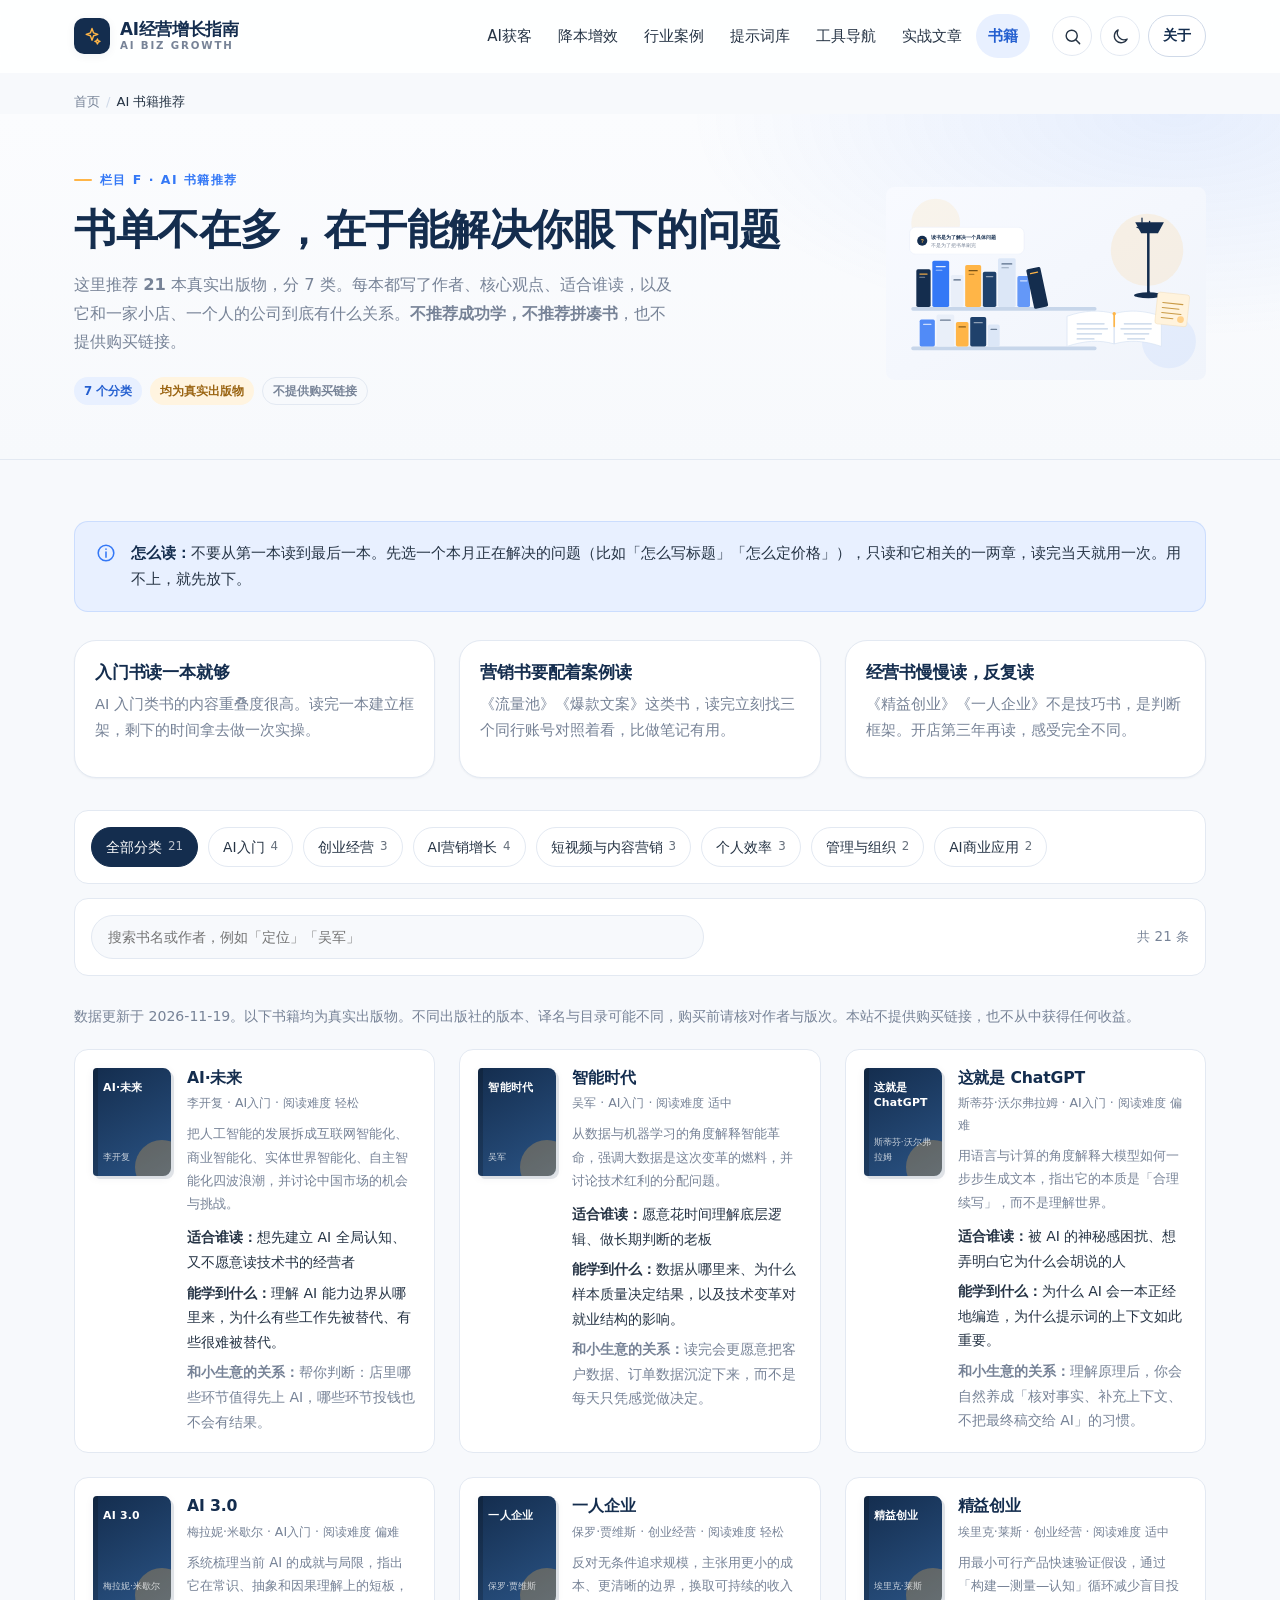
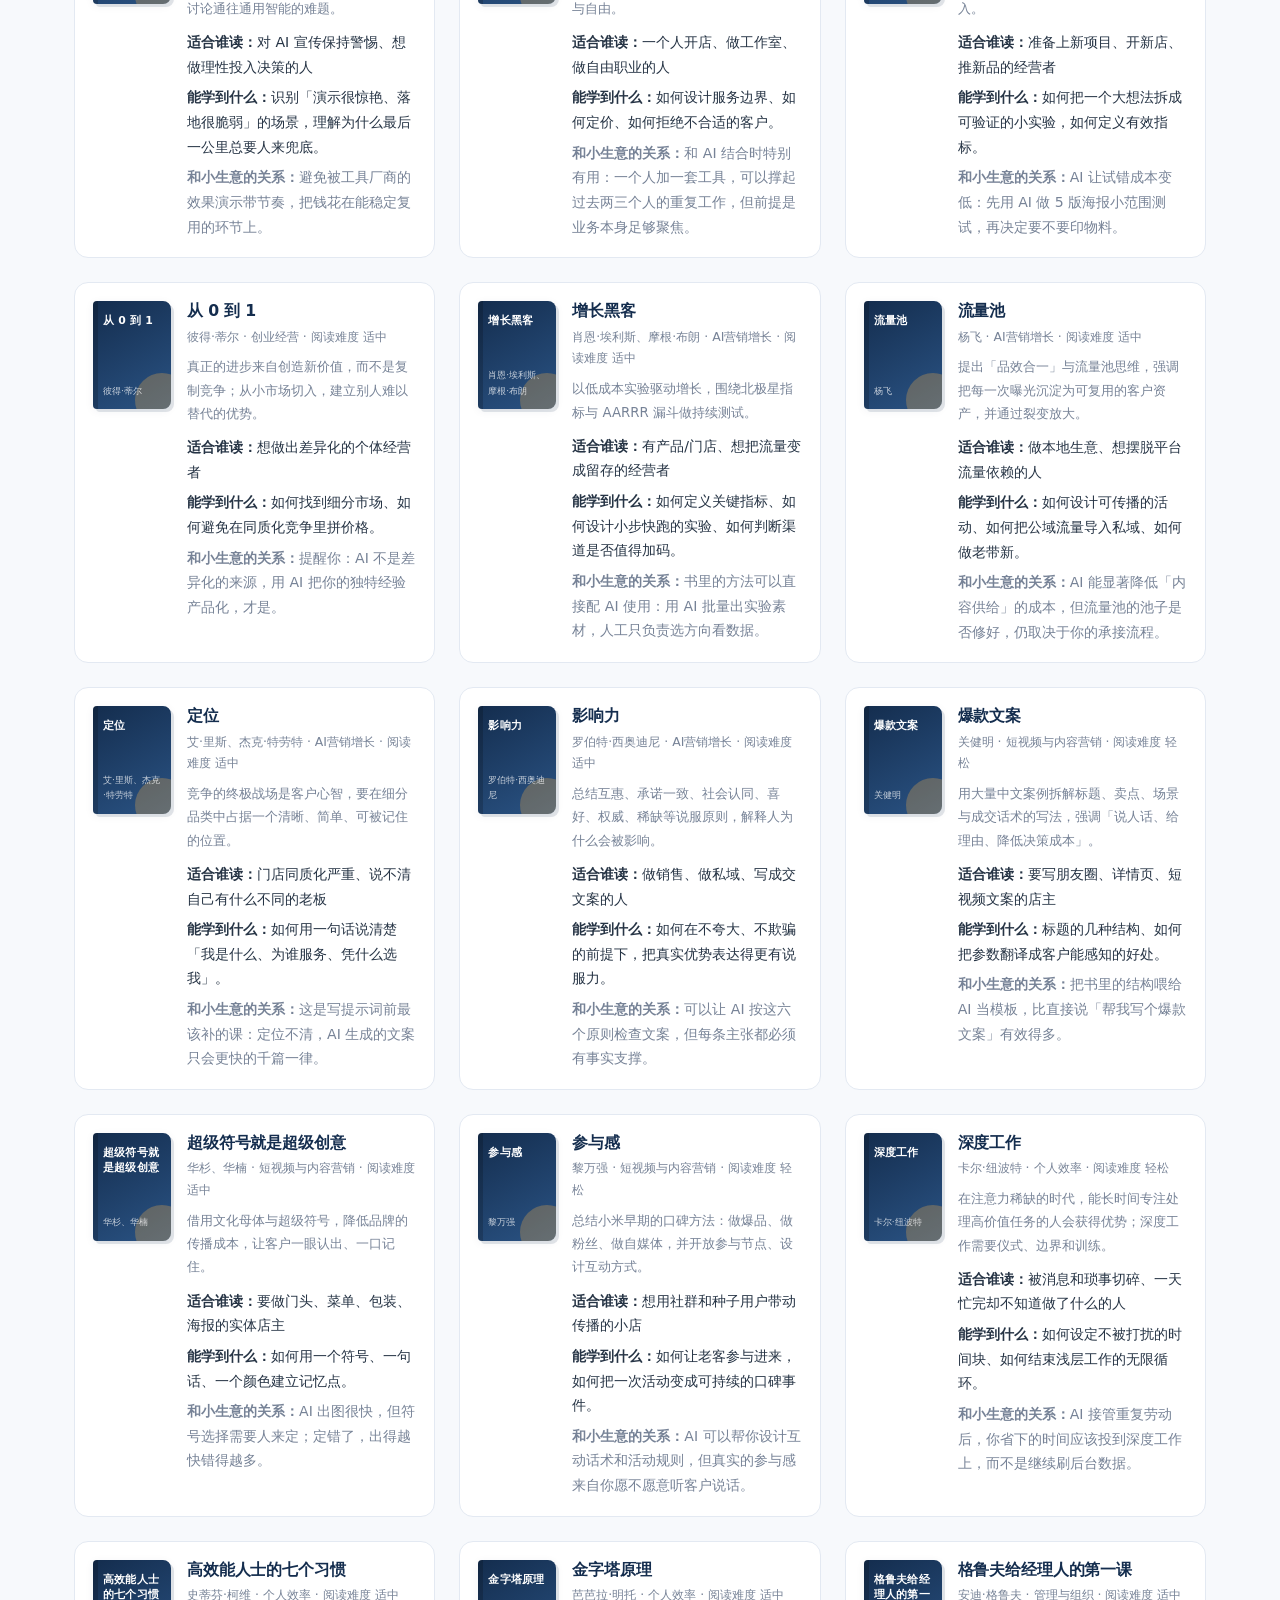
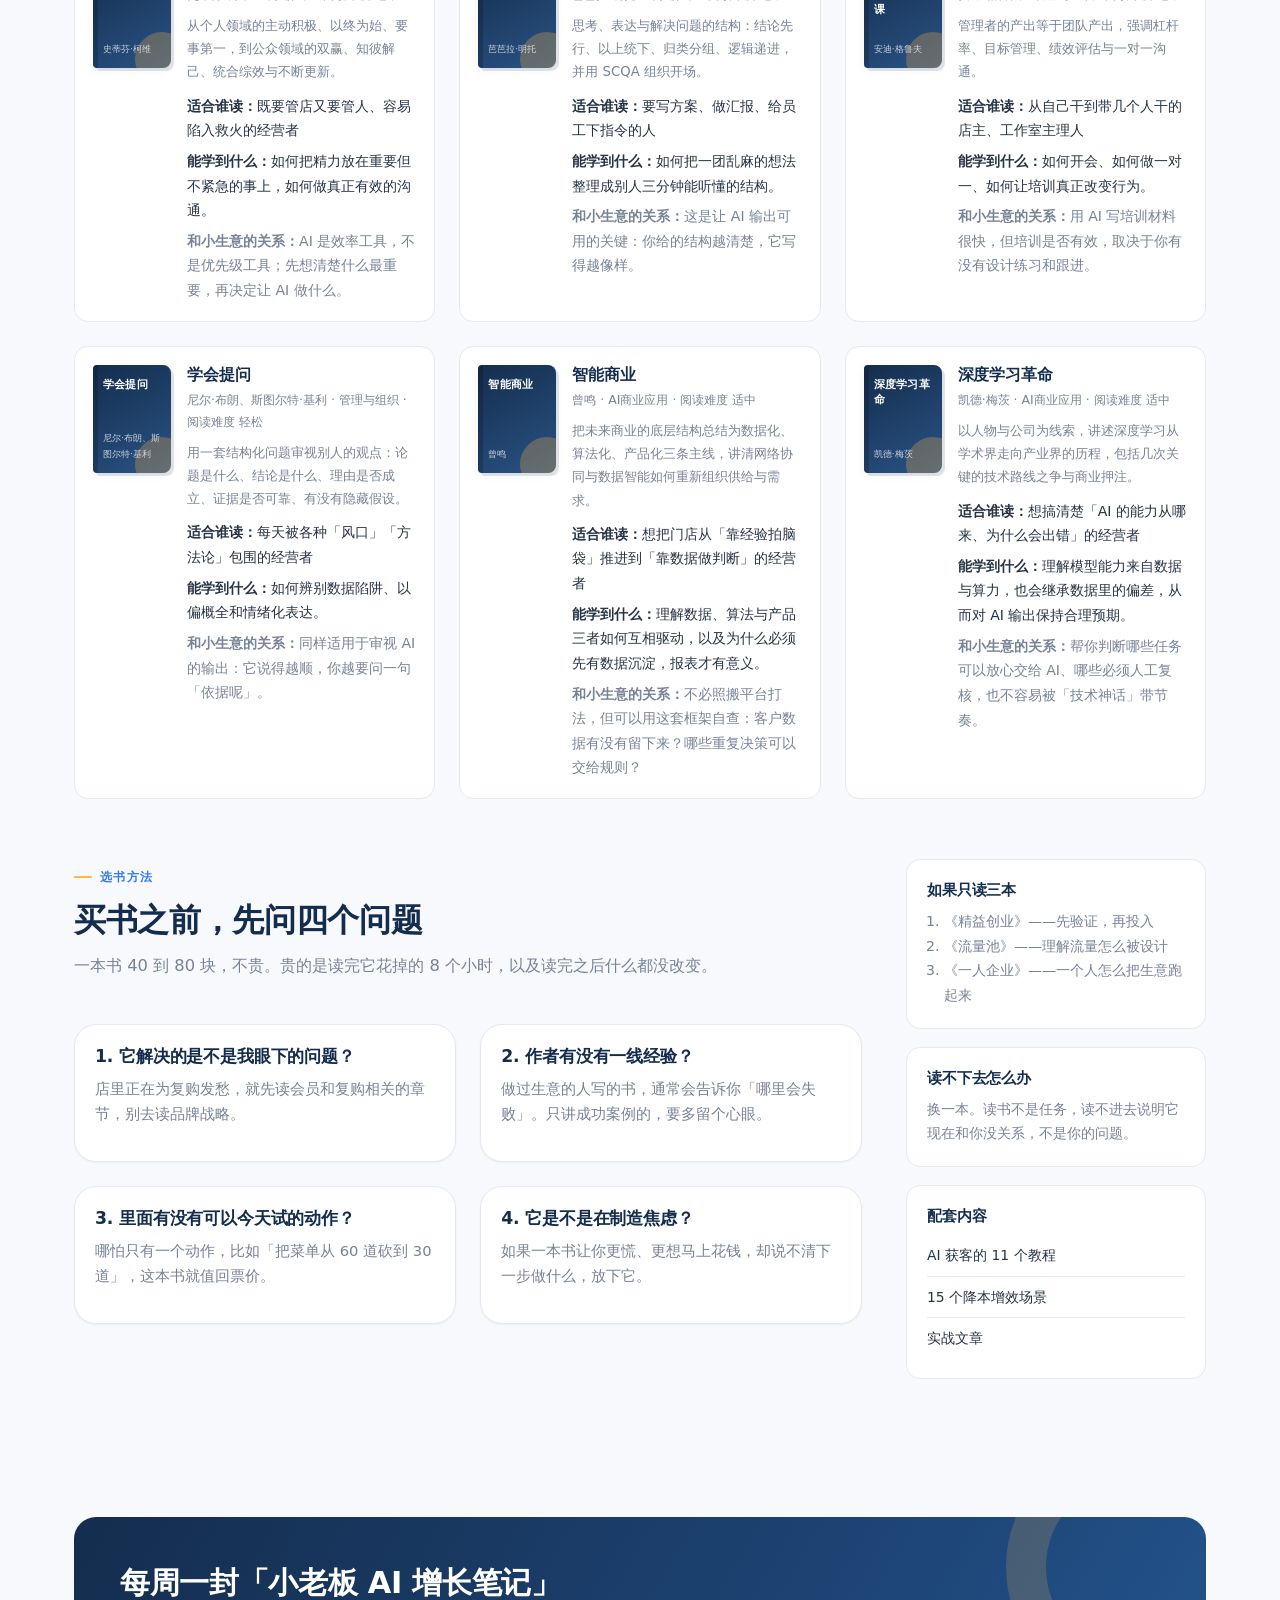
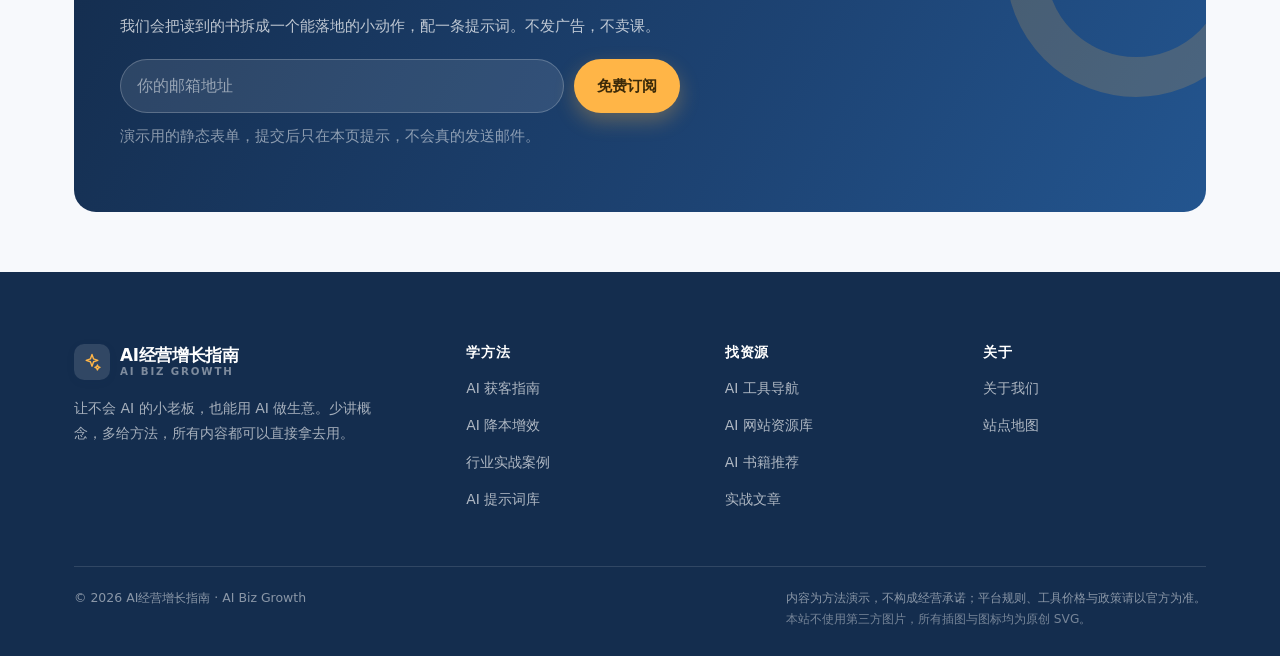
<file: books.html>
<!DOCTYPE html>
<html lang="zh-CN">
<head>
<meta charset="UTF-8">
<meta name="viewport" content="width=device-width, initial-scale=1">
<title>AI 书籍推荐：21 本真正值得小老板读的书 · AI经营增长指南</title>
<meta name="description" content="按 AI 入门、AI 商业应用、AI 营销增长、短视频与内容营销、个人效率、创业经营、管理与组织 7 类推荐 21 本真实出版物，写清作者、核心观点、适合读者与和小生意的关系。">
<meta name="keywords" content="AI书籍推荐,商业书籍,营销书单,创业书单,增长黑客,流量池,一人企业">
<meta name="theme-color" content="#142D4E">
<link rel="canonical" href="https://yuxin.run/ai-biz-growth/books.html">
<meta property="og:type" content="article">
<meta property="og:site_name" content="AI经营增长指南">
<meta property="og:title" content="AI 书籍推荐：21 本真正值得小老板读的书">
<meta property="og:description" content="读书是为了解决一个具体问题，不是为了把书单刷完。">
<meta property="og:url" content="https://yuxin.run/ai-biz-growth/books.html">
<link rel="icon" href="assets/svg/favicon.svg" type="image/svg+xml">
<link rel="stylesheet" href="assets/css/style.css?v=8667bad5">
<link rel="stylesheet" href="assets/css/responsive.css?v=b175d3fd">
<script type="application/ld+json">
{"@context":"https://schema.org","@type":"CollectionPage","name":"AI 书籍推荐","description":"面向小微企业经营者的人工智能、营销与经营书单","inLanguage":"zh-CN"}
</script>
</head>
<body>
<!-- SVG SPRITE:start 由 tools/inline-sprite.js 生成，请勿手改 -->
<svg xmlns="http://www.w3.org/2000/svg" style="position:absolute;width:0;height:0;overflow:hidden" aria-hidden="true" focusable="false">
  <defs>
    <g id="stroke-defaults"></g>
  </defs>

  <symbol id="i-search" viewBox="0 0 24 24" fill="none" stroke="currentColor" stroke-width="1.8" stroke-linecap="round" stroke-linejoin="round">
    <circle cx="11" cy="11" r="7"/><path d="M16.5 16.5 21 21"/>
  </symbol>
  <symbol id="i-menu" viewBox="0 0 24 24" fill="none" stroke="currentColor" stroke-width="1.8" stroke-linecap="round">
    <path d="M4 7h16M4 12h16M4 17h16"/>
  </symbol>
  <symbol id="i-close" viewBox="0 0 24 24" fill="none" stroke="currentColor" stroke-width="1.8" stroke-linecap="round">
    <path d="M6 6l12 12M18 6 6 18"/>
  </symbol>
  <symbol id="i-arrow-right" viewBox="0 0 24 24" fill="none" stroke="currentColor" stroke-width="1.8" stroke-linecap="round" stroke-linejoin="round">
    <path d="M4 12h15M14 6l6 6-6 6"/>
  </symbol>
  <symbol id="i-arrow-up" viewBox="0 0 24 24" fill="none" stroke="currentColor" stroke-width="1.8" stroke-linecap="round" stroke-linejoin="round">
    <path d="M12 20V5M6 11l6-6 6 6"/>
  </symbol>
  <symbol id="i-chevron-down" viewBox="0 0 24 24" fill="none" stroke="currentColor" stroke-width="1.8" stroke-linecap="round" stroke-linejoin="round">
    <path d="M6 9l6 6 6-6"/>
  </symbol>
  <symbol id="i-sun" viewBox="0 0 24 24" fill="none" stroke="currentColor" stroke-width="1.7" stroke-linecap="round">
    <circle cx="12" cy="12" r="4.2"/>
    <path d="M12 2.5v2M12 19.5v2M2.5 12h2M19.5 12h2M5.2 5.2l1.4 1.4M17.4 17.4l1.4 1.4M18.8 5.2l-1.4 1.4M6.6 17.4l-1.4 1.4"/>
  </symbol>
  <symbol id="i-moon" viewBox="0 0 24 24" fill="none" stroke="currentColor" stroke-width="1.7" stroke-linecap="round" stroke-linejoin="round">
    <path d="M20.5 15.2A8.6 8.6 0 0 1 9 3.6a8.6 8.6 0 1 0 11.5 11.6Z"/>
  </symbol>
  <symbol id="i-check" viewBox="0 0 24 24" fill="none" stroke="currentColor" stroke-width="2" stroke-linecap="round" stroke-linejoin="round">
    <path d="M4.5 12.5l5 5L20 6.5"/>
  </symbol>
  <symbol id="i-copy" viewBox="0 0 24 24" fill="none" stroke="currentColor" stroke-width="1.7" stroke-linecap="round" stroke-linejoin="round">
    <rect x="9" y="9" width="11" height="11" rx="2.5"/><path d="M5.5 15V6.5a2 2 0 0 1 2-2H16"/>
  </symbol>
  <symbol id="i-bookmark" viewBox="0 0 24 24" fill="none" stroke="currentColor" stroke-width="1.7" stroke-linecap="round" stroke-linejoin="round">
    <path d="M6 4.5h12v16l-6-4.2-6 4.2Z"/>
  </symbol>
  <symbol id="i-sparkles" viewBox="0 0 24 24" fill="none" stroke="currentColor" stroke-width="1.7" stroke-linecap="round" stroke-linejoin="round">
    <path d="M12 3l1.9 5.3L19 10l-5.1 1.7L12 17l-1.9-5.3L5 10l5.1-1.7Z"/>
    <path d="M18.5 15.5l.9 2.1 2.1.9-2.1.9-.9 2.1-.9-2.1-2.1-.9 2.1-.9Z"/>
  </symbol>
  <symbol id="i-target" viewBox="0 0 24 24" fill="none" stroke="currentColor" stroke-width="1.7">
    <circle cx="12" cy="12" r="8.5"/><circle cx="12" cy="12" r="4.5"/><circle cx="12" cy="12" r="1" fill="currentColor"/>
  </symbol>
  <symbol id="i-clock" viewBox="0 0 24 24" fill="none" stroke="currentColor" stroke-width="1.7" stroke-linecap="round" stroke-linejoin="round">
    <circle cx="12" cy="12" r="8.5"/><path d="M12 7v5.3l3.5 2"/>
  </symbol>
  <symbol id="i-warning" viewBox="0 0 24 24" fill="none" stroke="currentColor" stroke-width="1.7" stroke-linecap="round" stroke-linejoin="round">
    <path d="M12 3.6 21 20H3Z"/><path d="M12 9.5v4.3"/><circle cx="12" cy="16.8" r=".9" fill="currentColor" stroke="none"/>
  </symbol>
  <symbol id="i-info" viewBox="0 0 24 24" fill="none" stroke="currentColor" stroke-width="1.7" stroke-linecap="round">
    <circle cx="12" cy="12" r="8.5"/><path d="M12 11v5.5"/><circle cx="12" cy="7.8" r=".9" fill="currentColor" stroke="none"/>
  </symbol>
  <symbol id="i-chart" viewBox="0 0 24 24" fill="none" stroke="currentColor" stroke-width="1.7" stroke-linecap="round" stroke-linejoin="round">
    <path d="M4 20V4M4 20h16"/><path d="M7.5 15.5l3.5-4 3 2.5 5-6"/>
  </symbol>
  <symbol id="i-book" viewBox="0 0 24 24" fill="none" stroke="currentColor" stroke-width="1.7" stroke-linecap="round" stroke-linejoin="round">
    <path d="M12 6.3C10 4.6 6.5 4.4 4 5.2v14c2.5-.8 6-.6 8 1.1 2-1.7 5.5-1.9 8-1.1v-14c-2.5-.8-6-.6-8 1.1Z"/><path d="M12 6.3v14"/>
  </symbol>
  <symbol id="i-tool" viewBox="0 0 24 24" fill="none" stroke="currentColor" stroke-width="1.7" stroke-linecap="round" stroke-linejoin="round">
    <path d="M14.7 6.3a4.2 4.2 0 0 0 5.1 5.1l-8.3 8.3-4.9-4.9 8.3-8.3Z"/><path d="M5.5 18.5 3 21"/>
  </symbol>
  <symbol id="i-users" viewBox="0 0 24 24" fill="none" stroke="currentColor" stroke-width="1.7" stroke-linecap="round" stroke-linejoin="round">
    <circle cx="9" cy="8" r="3.4"/><path d="M3 19.5c0-3.2 2.7-5.8 6-5.8s6 2.6 6 5.8"/><path d="M16.2 5.2a3.4 3.4 0 0 1 0 6.6M17.5 14.2c2.3.6 4 2.6 4 5.3"/>
  </symbol>
  <symbol id="i-bag" viewBox="0 0 24 24" fill="none" stroke="currentColor" stroke-width="1.7" stroke-linecap="round" stroke-linejoin="round">
    <path d="M5 8h14l-1.1 12.5H6.1Z"/><path d="M9 8V6a3 3 0 0 1 6 0v2"/>
  </symbol>
  <symbol id="i-cup" viewBox="0 0 24 24" fill="none" stroke="currentColor" stroke-width="1.7" stroke-linecap="round" stroke-linejoin="round">
    <path d="M6.5 7.5h11L16 16.6a3 3 0 0 1-2.9 2.4h-2.2a3 3 0 0 1-2.9-2.4Z"/><path d="M14.5 3.5 13 7.5M8 4.8 7.2 7.5"/>
  </symbol>
  <symbol id="i-scissors" viewBox="0 0 24 24" fill="none" stroke="currentColor" stroke-width="1.7" stroke-linecap="round" stroke-linejoin="round">
    <circle cx="6" cy="7" r="2.6"/><circle cx="6" cy="17" r="2.6"/><path d="M8.2 8.4 20 18M8.2 15.6 20 6"/>
  </symbol>
  <symbol id="i-shirt" viewBox="0 0 24 24" fill="none" stroke="currentColor" stroke-width="1.7" stroke-linecap="round" stroke-linejoin="round">
    <path d="M8.5 4 12 5.8 15.5 4 20 7.6l-2.7 3.6-2.1-1.4V20H8.8V9.8L6.7 11.2 4 7.6Z"/>
  </symbol>
  <symbol id="i-hammer" viewBox="0 0 24 24" fill="none" stroke="currentColor" stroke-width="1.7" stroke-linecap="round" stroke-linejoin="round">
    <path d="M13.5 6.5 17 3l4 4-3.5 3.5Z"/><path d="m14 9-8.5 8.5L3 15l8.5-8.5Z"/>
  </symbol>
  <symbol id="i-wrench" viewBox="0 0 24 24" fill="none" stroke="currentColor" stroke-width="1.7" stroke-linecap="round" stroke-linejoin="round">
    <path d="M15.6 3.5a5 5 0 0 0-4.4 7.3L3.6 18.4l2 2 7.6-7.6a5 5 0 0 0 7.3-4.4l-3.2 2-2.7-2.7Z"/>
  </symbol>
  <symbol id="i-store" viewBox="0 0 24 24" fill="none" stroke="currentColor" stroke-width="1.7" stroke-linecap="round" stroke-linejoin="round">
    <path d="M4 10v10h16V10"/><path d="M3 10l2-6h14l2 6Z"/><path d="M9.5 20v-6h5v6"/>
  </symbol>
  <symbol id="i-school" viewBox="0 0 24 24" fill="none" stroke="currentColor" stroke-width="1.7" stroke-linecap="round" stroke-linejoin="round">
    <path d="M3 9.2 12 4l9 5.2-9 5.2Z"/><path d="M7 11.6V17c0 1.6 2.2 3 5 3s5-1.4 5-3v-5.4"/>
  </symbol>
  <symbol id="i-box" viewBox="0 0 24 24" fill="none" stroke="currentColor" stroke-width="1.7" stroke-linecap="round" stroke-linejoin="round">
    <path d="M12 3l8 4.4v9.2L12 21l-8-4.4V7.4Z"/><path d="M4 7.4l8 4.4 8-4.4M12 11.8V21"/>
  </symbol>
  <symbol id="i-phone" viewBox="0 0 24 24" fill="none" stroke="currentColor" stroke-width="1.7" stroke-linecap="round" stroke-linejoin="round">
    <rect x="7" y="2.5" width="10" height="19" rx="2.2"/><path d="M10.5 5.5h3"/>
  </symbol>
  <symbol id="i-calendar" viewBox="0 0 24 24" fill="none" stroke="currentColor" stroke-width="1.7" stroke-linecap="round" stroke-linejoin="round">
    <rect x="3.5" y="5" width="17" height="15.5" rx="2.2"/><path d="M3.5 10h17M8 3v4M16 3v4"/>
  </symbol>
  <symbol id="i-robot" viewBox="0 0 24 24" fill="none" stroke="currentColor" stroke-width="1.7" stroke-linecap="round" stroke-linejoin="round">
    <rect x="4" y="8" width="16" height="12" rx="3"/><path d="M12 4v4"/><circle cx="12" cy="3.2" r="1.2"/><circle cx="9" cy="13" r="1" fill="currentColor" stroke="none"/><circle cx="15" cy="13" r="1" fill="currentColor" stroke="none"/><path d="M9.5 16.5h5"/>
  </symbol>
  <symbol id="i-leaf" viewBox="0 0 24 24" fill="none" stroke="currentColor" stroke-width="1.7" stroke-linecap="round" stroke-linejoin="round">
    <path d="M20 4C10.5 4 4.5 9.5 4 20c10.5.5 16-5.5 16-16Z"/><path d="M4.5 19.5 14 10"/>
  </symbol>
  <symbol id="i-play" viewBox="0 0 24 24" fill="none" stroke="currentColor" stroke-width="1.7" stroke-linecap="round" stroke-linejoin="round">
    <circle cx="12" cy="12" r="9"/><path d="m10 8.5 6 3.5-6 3.5Z"/>
  </symbol>
  <symbol id="i-quote" viewBox="0 0 24 24" fill="none" stroke="currentColor" stroke-width="1.7" stroke-linecap="round" stroke-linejoin="round">
    <path d="M9 6C6 7 4 9.5 4 13v5h5v-5H6.5c0-2.2 1-3.6 3-4.3ZM19 6c-3 1-5 3.5-5 7v5h5v-5h-2.5c0-2.2 1-3.6 3-4.3Z"/>
  </symbol>
  <symbol id="i-mail" viewBox="0 0 24 24" fill="none" stroke="currentColor" stroke-width="1.7" stroke-linecap="round" stroke-linejoin="round">
    <rect x="3" y="5.5" width="18" height="13" rx="2.2"/><path d="m3.8 7 8.2 6 8.2-6"/>
  </symbol>
  <symbol id="i-external" viewBox="0 0 24 24" fill="none" stroke="currentColor" stroke-width="1.7" stroke-linecap="round" stroke-linejoin="round">
    <path d="M14 4h6v6M20 4l-8.5 8.5"/><path d="M18 14v5.5H4.5V6H10"/>
  </symbol>
</svg>
<!-- SVG SPRITE:end -->


<a class="skip-link" href="#main">跳到主要内容</a>

<header class="site-header">
  <div class="container nav">
    <a class="brand" href="index.html" aria-label="AI经营增长指南 首页">
      <span class="brand-mark"><svg width="20" height="20" aria-hidden="true" style="color:#FFB547"><use href="#i-sparkles"></use></svg></span>
      <span class="brand-name">AI经营增长指南<span class="brand-sub">AI BIZ GROWTH</span></span>
    </a>
    <ul class="nav-links">
      <li><a href="growth.html">AI获客</a></li>
      <li><a href="efficiency.html">降本增效</a></li>
      <li><a href="cases.html">行业案例</a></li>
      <li><a href="prompts.html">提示词库</a></li>
      <li><a href="tools.html">工具导航</a></li>
      <li><a href="articles.html">实战文章</a></li>
      <li><a href="books.html">书籍</a></li>
    </ul>
    <div class="nav-actions">
      <button class="icon-btn" type="button" data-search-open aria-label="站内搜索"><svg aria-hidden="true"><use href="#i-search"></use></svg></button>
      <button class="icon-btn" type="button" data-theme-toggle aria-label="切换深色模式" aria-pressed="false"><svg aria-hidden="true"><use href="#i-moon"></use></svg></button>
      <a class="btn btn-ghost btn-sm" href="about.html">关于</a>
      <button class="icon-btn nav-toggle" type="button" data-drawer-open aria-label="打开菜单" aria-expanded="false"><svg aria-hidden="true"><use href="#i-menu"></use></svg></button>
    </div>
  </div>
</header>

<div class="drawer" id="drawer" aria-hidden="true">
  <div class="drawer-backdrop" data-drawer-close></div>
  <div class="drawer-panel" role="dialog" aria-modal="true" aria-label="站点导航">
    <div class="drawer-head">
      <strong>站点导航</strong>
      <button class="icon-btn" type="button" data-drawer-close aria-label="关闭菜单"><svg aria-hidden="true"><use href="#i-close"></use></svg></button>
    </div>
    <ul class="drawer-nav">
      <li><a href="index.html">首页</a></li>
      <li><a href="growth.html">AI 获客指南</a></li>
      <li><a href="efficiency.html">AI 降本增效</a></li>
      <li><a href="cases.html">行业实战案例</a></li>
      <li><a href="prompts.html">AI 提示词库</a></li>
      <li><a href="tools.html">AI 工具导航</a></li>
      <li><a href="websites.html">AI 网站资源库</a></li>
      <li><a href="books.html">AI 书籍推荐</a></li>
      <li><a href="articles.html">实战文章</a></li>
      <li><a href="about.html">关于我们</a></li>
    </ul>
    <a class="btn btn-primary btn-block" href="growth.html">开始 AI 增长实战</a>
  </div>
</div>

<main id="main">
  <nav class="breadcrumb" aria-label="面包屑">
    <div class="container">
      <ol>
        <li><a href="index.html">首页</a></li>
        <li><span aria-current="page">AI 书籍推荐</span></li>
      </ol>
    </div>
  </nav>

  <section class="page-hero">
    <div class="container page-hero__inner">
      <div>
        <p class="eyebrow">栏目 F · AI 书籍推荐</p>
        <h1>书单不在多，在于能解决你眼下的问题</h1>
        <p class="page-hero__lede">这里推荐 <strong id="bookTotal">21</strong> 本真实出版物，分 7 类。每本都写了作者、核心观点、适合谁读，以及它和一家小店、一个人的公司到底有什么关系。<strong>不推荐成功学，不推荐拼凑书</strong>，也不提供购买链接。</p>
        <div class="page-hero__meta">
          <span class="badge">7 个分类</span>
          <span class="badge badge--amber">均为真实出版物</span>
          <span class="badge badge--gray">不提供购买链接</span>
        </div>
      </div>
      <div class="page-hero__art">
        <img src="assets/svg/bookshelf.svg" width="760" height="460" alt="书籍推荐示意：书架上排着经营与 AI 相关的书，前面摊开一本，旁边有台灯和读书笔记" loading="lazy" decoding="async">
      </div>
    </div>
  </section>

  <div class="container" style="padding-top:clamp(24px,4vw,36px)">
    <div class="callout" style="margin-bottom:28px">
      <svg class="callout__icon" aria-hidden="true"><use href="#i-info"></use></svg>
      <div>
        <p><strong>怎么读：</strong>不要从第一本读到最后一本。先选一个本月正在解决的问题（比如「怎么写标题」「怎么定价格」），只读和它相关的一两章，读完当天就用一次。用不上，就先放下。</p>
      </div>
    </div>

    <div class="grid grid-3" style="margin-bottom:32px">
      <div class="card card--pad-sm">
        <h3 class="card-title">入门书读一本就够</h3>
        <p class="card-desc mb-0">AI 入门类书的内容重叠度很高。读完一本建立框架，剩下的时间拿去做一次实操。</p>
      </div>
      <div class="card card--pad-sm">
        <h3 class="card-title">营销书要配着案例读</h3>
        <p class="card-desc mb-0">《流量池》《爆款文案》这类书，读完立刻找三个同行账号对照着看，比做笔记有用。</p>
      </div>
      <div class="card card--pad-sm">
        <h3 class="card-title">经营书慢慢读，反复读</h3>
        <p class="card-desc mb-0">《精益创业》《一人企业》不是技巧书，是判断框架。开店第三年再读，感受完全不同。</p>
      </div>
    </div>

    <div class="filter-bar" id="bookFilter">
      <span class="filter-bar__label">书籍分类</span>
    </div>
    <div class="filter-bar">
      <label class="visually-hidden" for="bookSearch">搜索书籍</label>
      <input id="bookSearch" type="search" placeholder="搜索书名或作者，例如「定位」「吴军」">
      <span class="filter-bar__spacer"></span>
      <span class="filter-result" id="bookCount">共 21 本</span>
    </div>

    <p class="small muted" id="bookMeta" style="margin-bottom:20px">正在读取书籍数据…</p>

    <div class="grid grid-3" id="bookGrid">
      <div class="empty-state" style="grid-column:1/-1"><strong>正在加载书单…</strong><p class="small">如果长时间没有内容，请刷新页面重试。</p></div>
    </div>
  </div>

  <section class="section section--tight">
    <div class="container">
      <div class="with-aside">
        <div>
          <div class="section-head">
            <p class="eyebrow">选书方法</p>
            <h2>买书之前，先问四个问题</h2>
            <p class="section-desc">一本书 40 到 80 块，不贵。贵的是读完它花掉的 8 个小时，以及读完之后什么都没改变。</p>
          </div>
          <div class="grid grid-2">
            <div class="card card--pad-sm">
              <h3 class="card-title">1. 它解决的是不是我眼下的问题？</h3>
              <p class="card-desc mb-0">店里正在为复购发愁，就先读会员和复购相关的章节，别去读品牌战略。</p>
            </div>
            <div class="card card--pad-sm">
              <h3 class="card-title">2. 作者有没有一线经验？</h3>
              <p class="card-desc mb-0">做过生意的人写的书，通常会告诉你「哪里会失败」。只讲成功案例的，要多留个心眼。</p>
            </div>
            <div class="card card--pad-sm">
              <h3 class="card-title">3. 里面有没有可以今天试的动作？</h3>
              <p class="card-desc mb-0">哪怕只有一个动作，比如「把菜单从 60 道砍到 30 道」，这本书就值回票价。</p>
            </div>
            <div class="card card--pad-sm">
              <h3 class="card-title">4. 它是不是在制造焦虑？</h3>
              <p class="card-desc mb-0">如果一本书让你更慌、更想马上花钱，却说不清下一步做什么，放下它。</p>
            </div>
          </div>
        </div>
        <aside class="aside-sticky">
          <div class="aside-card">
            <h3>如果只读三本</h3>
            <ol class="small muted" style="padding-left:1.2em;margin:0">
              <li>《精益创业》——先验证，再投入</li>
              <li>《流量池》——理解流量怎么被设计</li>
              <li>《一人企业》——一个人怎么把生意跑起来</li>
            </ol>
          </div>
          <div class="aside-card">
            <h3>读不下去怎么办</h3>
            <p class="small muted mb-0">换一本。读书不是任务，读不进去说明它现在和你没关系，不是你的问题。</p>
          </div>
          <div class="aside-card">
            <h3>配套内容</h3>
            <ul class="aside-nav">
              <li><a href="growth.html">AI 获客的 11 个教程</a></li>
              <li><a href="efficiency.html">15 个降本增效场景</a></li>
              <li><a href="articles.html">实战文章</a></li>
            </ul>
          </div>
        </aside>
      </div>
    </div>
  </section>

  <section class="section section--tight">
    <div class="container">
      <div class="subscribe">
        <div class="subscribe__inner">
          <h2>每周一封「小老板 AI 增长笔记」</h2>
          <p>我们会把读到的书拆成一个能落地的小动作，配一条提示词。不发广告，不卖课。</p>
          <form class="form-row" style="margin-top:20px" data-subscribe>
            <label class="visually-hidden" for="subEmail8">邮箱地址</label>
            <input id="subEmail8" type="email" placeholder="你的邮箱地址" required>
            <button class="btn btn-amber" type="submit">免费订阅</button>
          </form>
          <p class="form-hint">演示用的静态表单，提交后只在本页提示，不会真的发送邮件。</p>
        </div>
      </div>
    </div>
  </section>
</main>

<footer class="site-footer">
  <div class="container">
    <div class="footer-grid">
      <div class="footer-about">
        <a class="brand" href="index.html">
          <span class="brand-mark"><svg width="20" height="20" aria-hidden="true" style="color:#FFB547"><use href="#i-sparkles"></use></svg></span>
          <span class="brand-name">AI经营增长指南<span class="brand-sub">AI BIZ GROWTH</span></span>
        </a>
        <p>让不会 AI 的小老板，也能用 AI 做生意。少讲概念，多给方法，所有内容都可以直接拿去用。</p>
      </div>
      <div class="footer-col">
        <h4>学方法</h4>
        <ul>
          <li><a href="growth.html">AI 获客指南</a></li>
          <li><a href="efficiency.html">AI 降本增效</a></li>
          <li><a href="cases.html">行业实战案例</a></li>
          <li><a href="prompts.html">AI 提示词库</a></li>
        </ul>
      </div>
      <div class="footer-col">
        <h4>找资源</h4>
        <ul>
          <li><a href="tools.html">AI 工具导航</a></li>
          <li><a href="websites.html">AI 网站资源库</a></li>
          <li><a href="books.html">AI 书籍推荐</a></li>
          <li><a href="articles.html">实战文章</a></li>
        </ul>
      </div>
      <div class="footer-col">
        <h4>关于</h4>
        <ul>
          <li><a href="about.html">关于我们</a></li>
          <li><a href="sitemap.html">站点地图</a></li>
        </ul>
      </div>
    </div>
    <div class="footer-bottom">
      <p>© 2026 AI经营增长指南 · AI Biz Growth</p>
      <div>
        <p>内容为方法演示，不构成经营承诺；平台规则、工具价格与政策请以官方为准。</p>
        <p class="footer-disclaimer">本站不使用第三方图片，所有插图与图标均为原创 SVG。</p>
      </div>
    </div>
  </div>
</footer>

<button class="back-top" id="backTop" type="button" aria-label="返回顶部"><svg aria-hidden="true"><use href="#i-arrow-up"></use></svg></button>

<div class="search-overlay" id="searchOverlay" aria-hidden="true">
  <div class="search-dialog" role="dialog" aria-modal="true" aria-labelledby="searchTitle">
    <div class="search-field">
      <svg aria-hidden="true"><use href="#i-search"></use></svg>
      <label class="visually-hidden" id="searchTitle" for="searchInput">站内搜索</label>
      <input id="searchInput" type="search" placeholder="搜索文章、工具、提示词…（按 / 或 Ctrl+K）" autocomplete="off">
      <button class="icon-btn" type="button" data-search-close aria-label="关闭搜索"><svg aria-hidden="true"><use href="#i-close"></use></svg></button>
    </div>
    <div class="search-hints" id="searchResults"></div>
    <div class="search-foot"><span>↑ ↓ 选择</span><span>Enter 打开</span><span>Esc 关闭</span></div>
  </div>
</div>

<script src="assets/js/main.js?v=47d32773"></script>
<script src="assets/js/ui.js?v=074137f3"></script>
<script src="assets/js/search.js?v=25d5a6bd"></script>
<script src="assets/js/books.js?v=d0727124"></script>
</body>
</html>
</file>
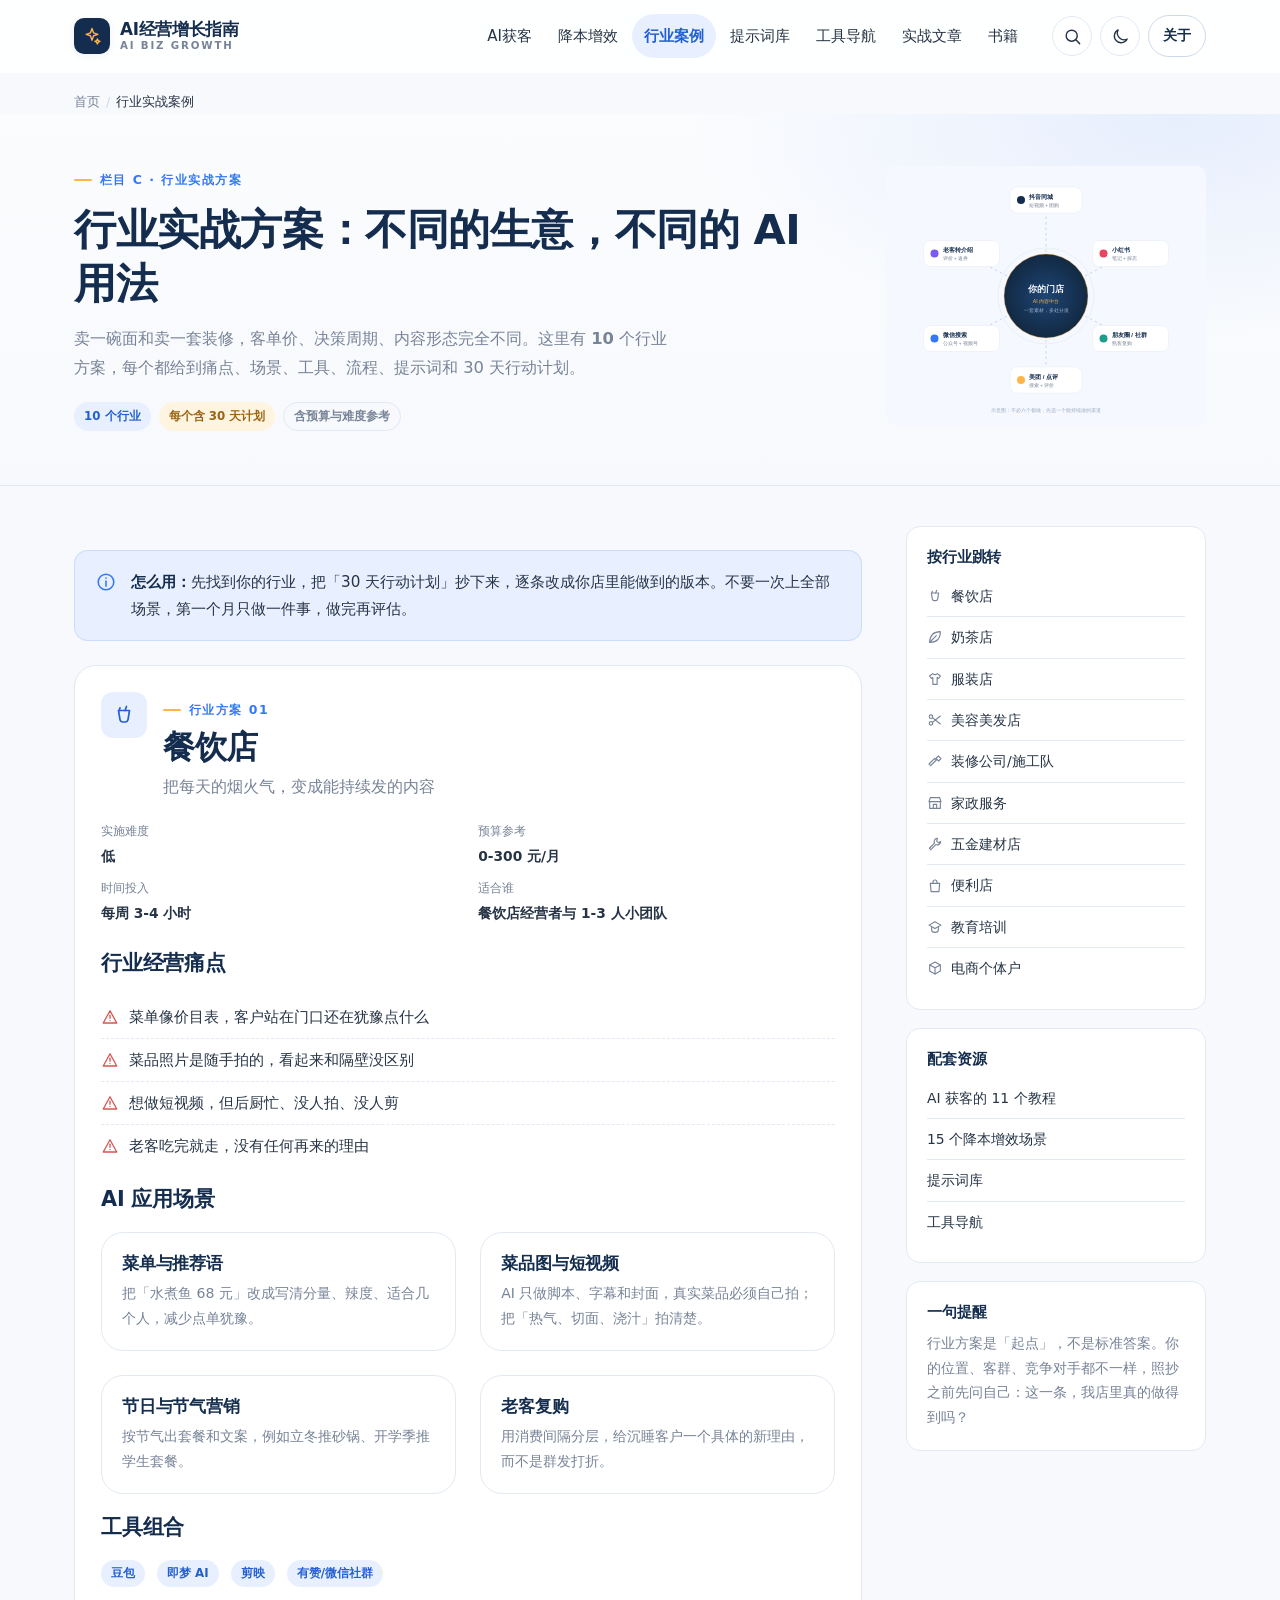
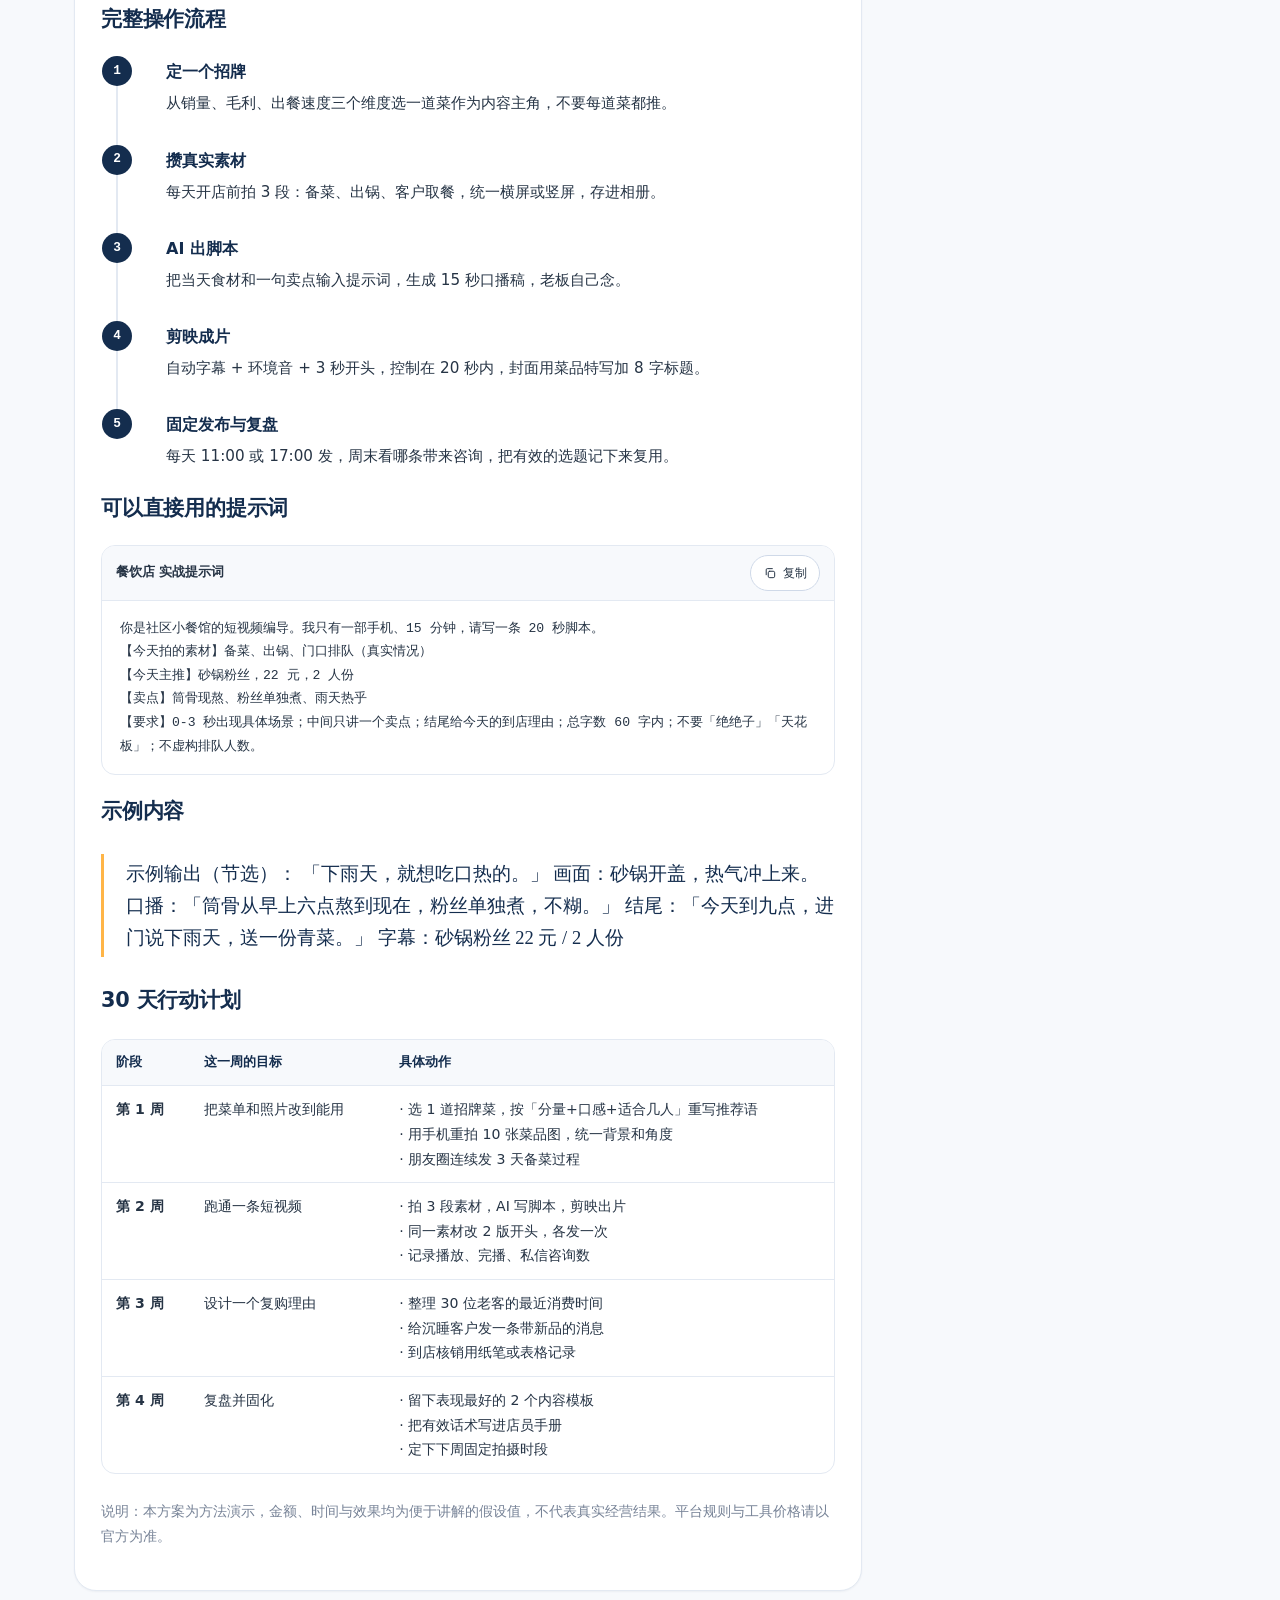
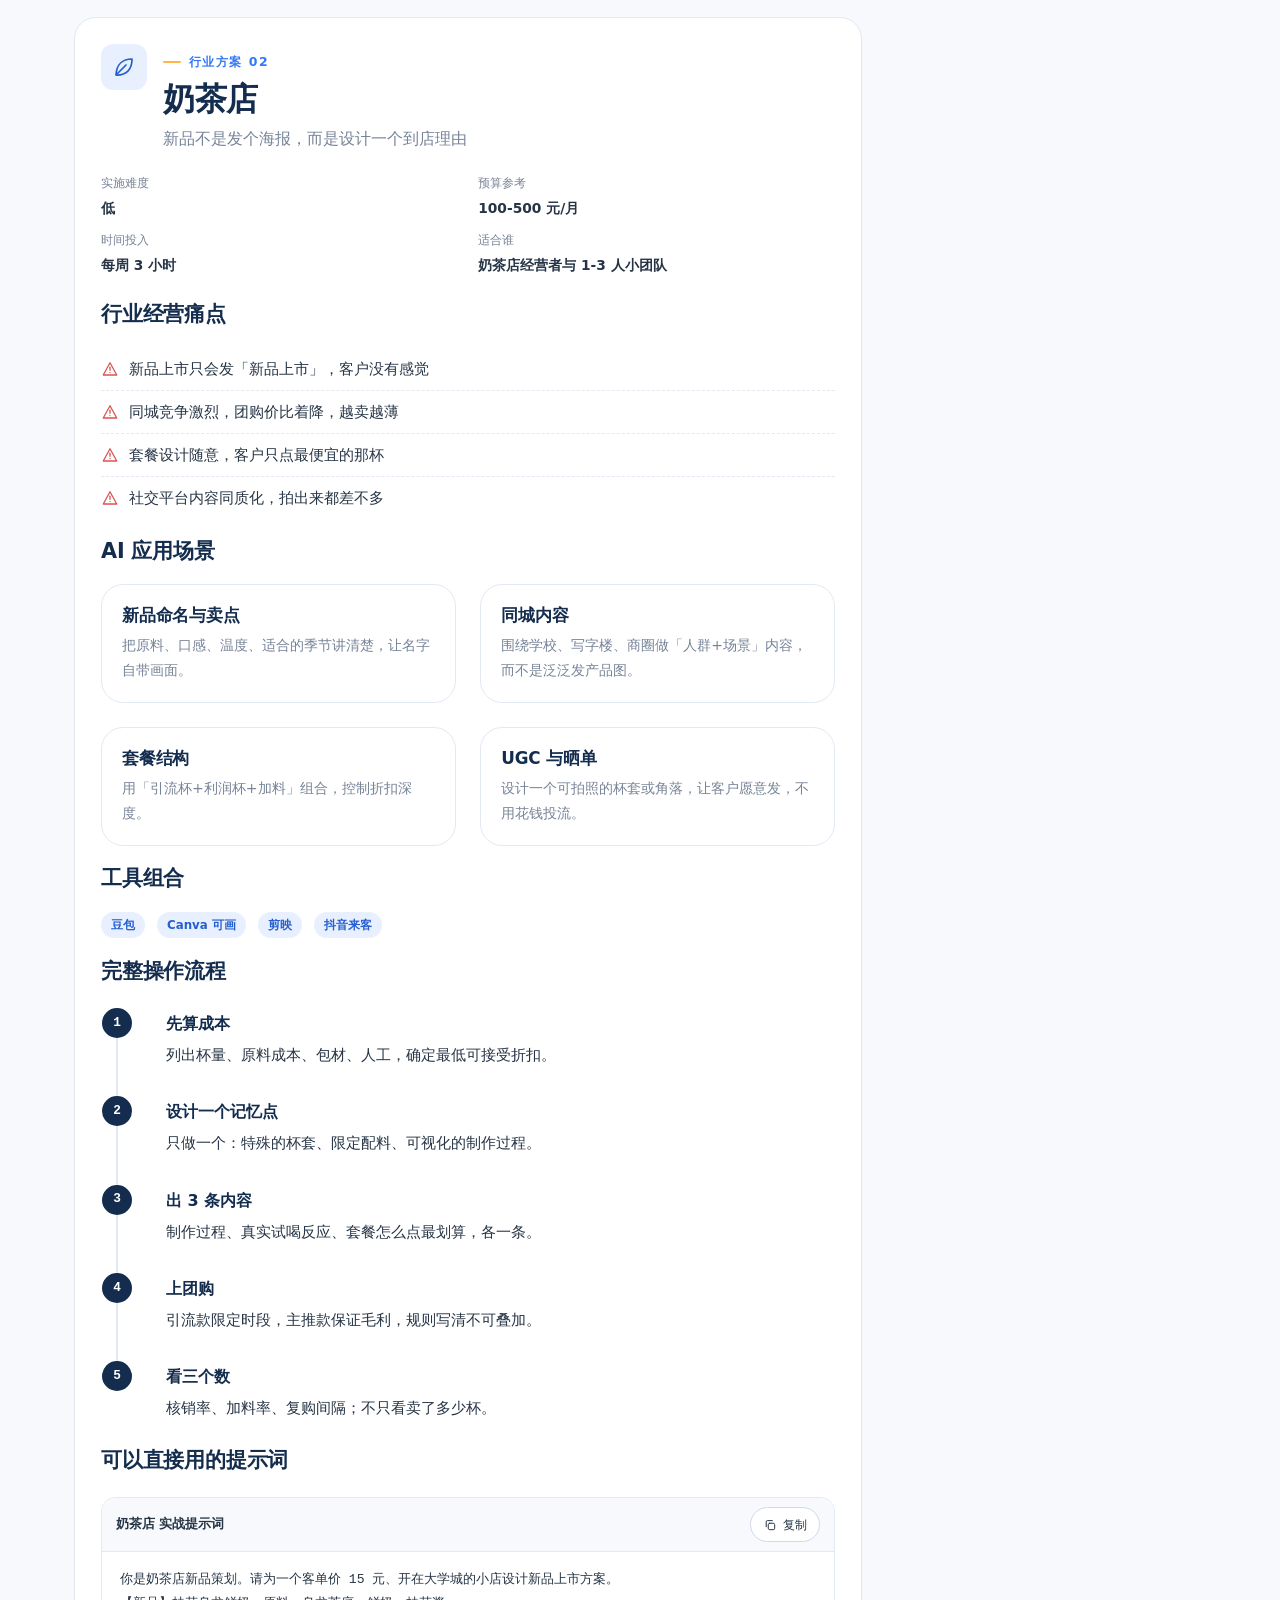
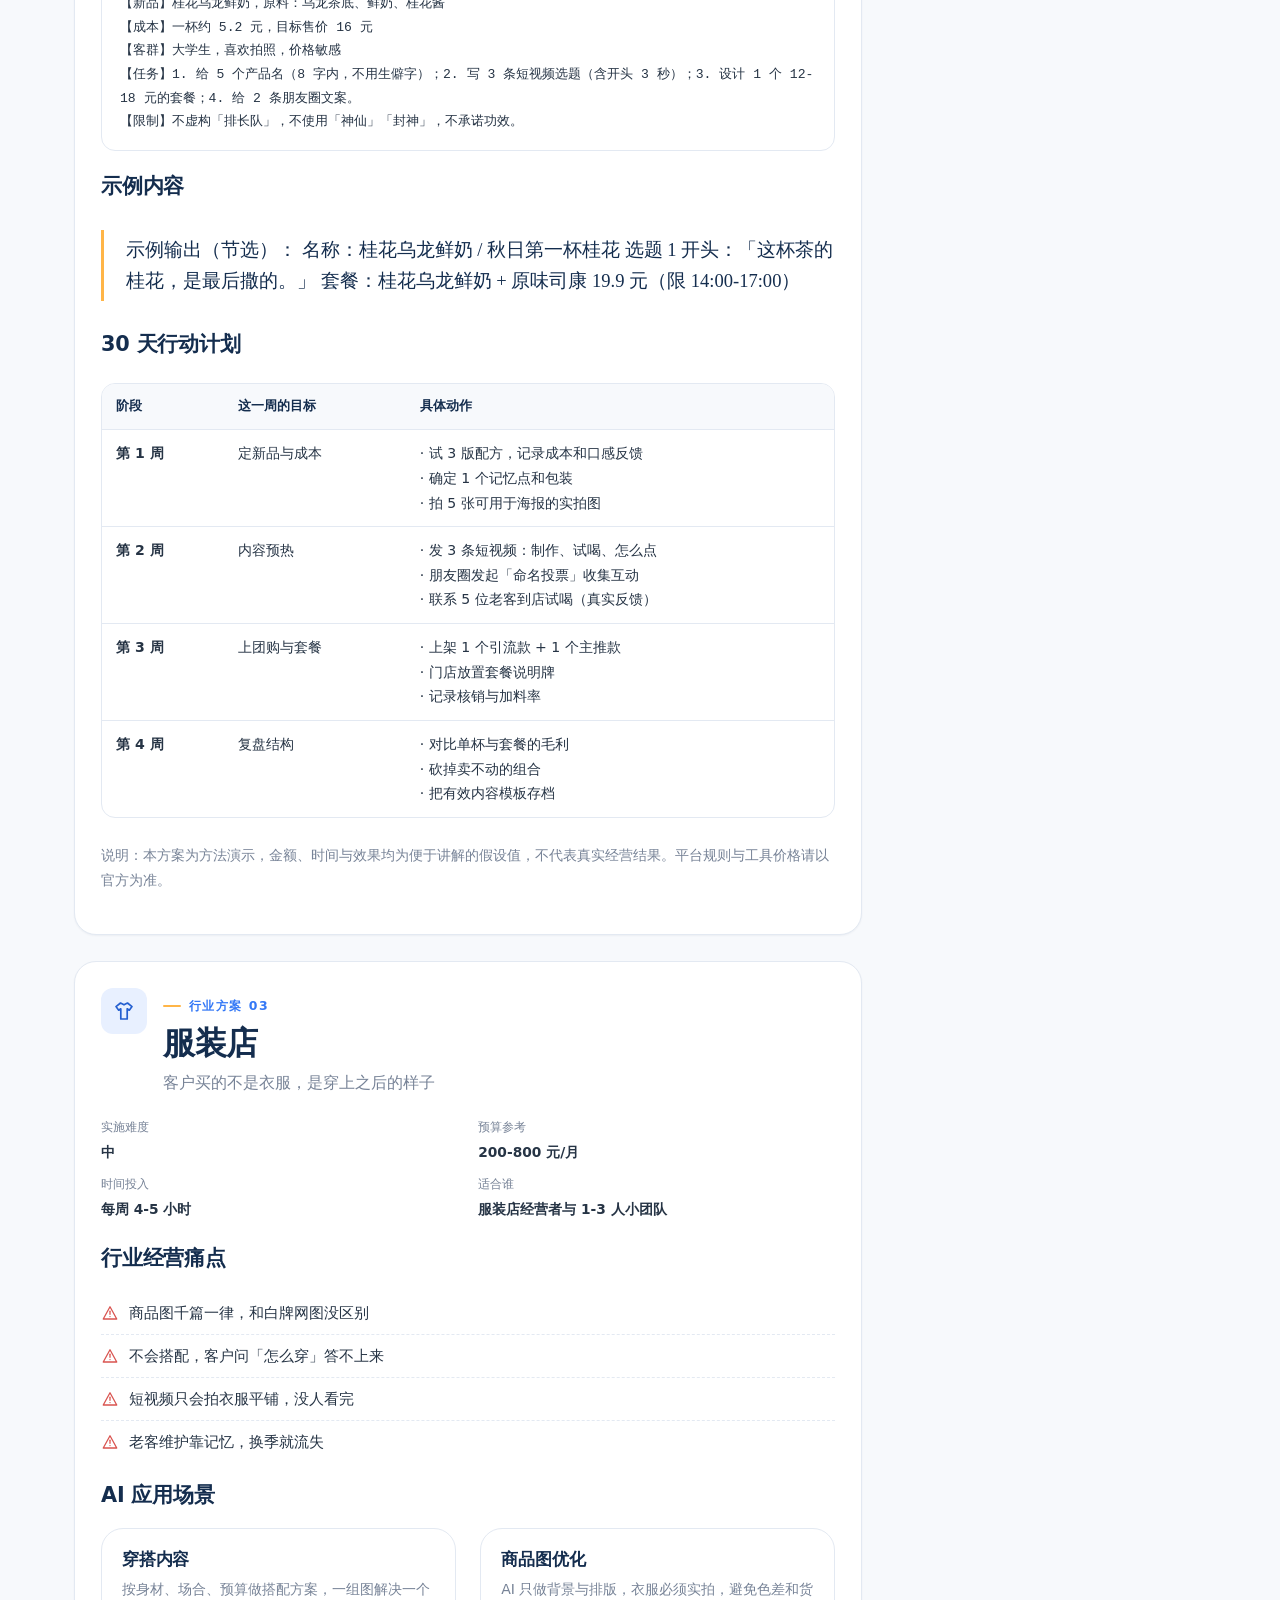
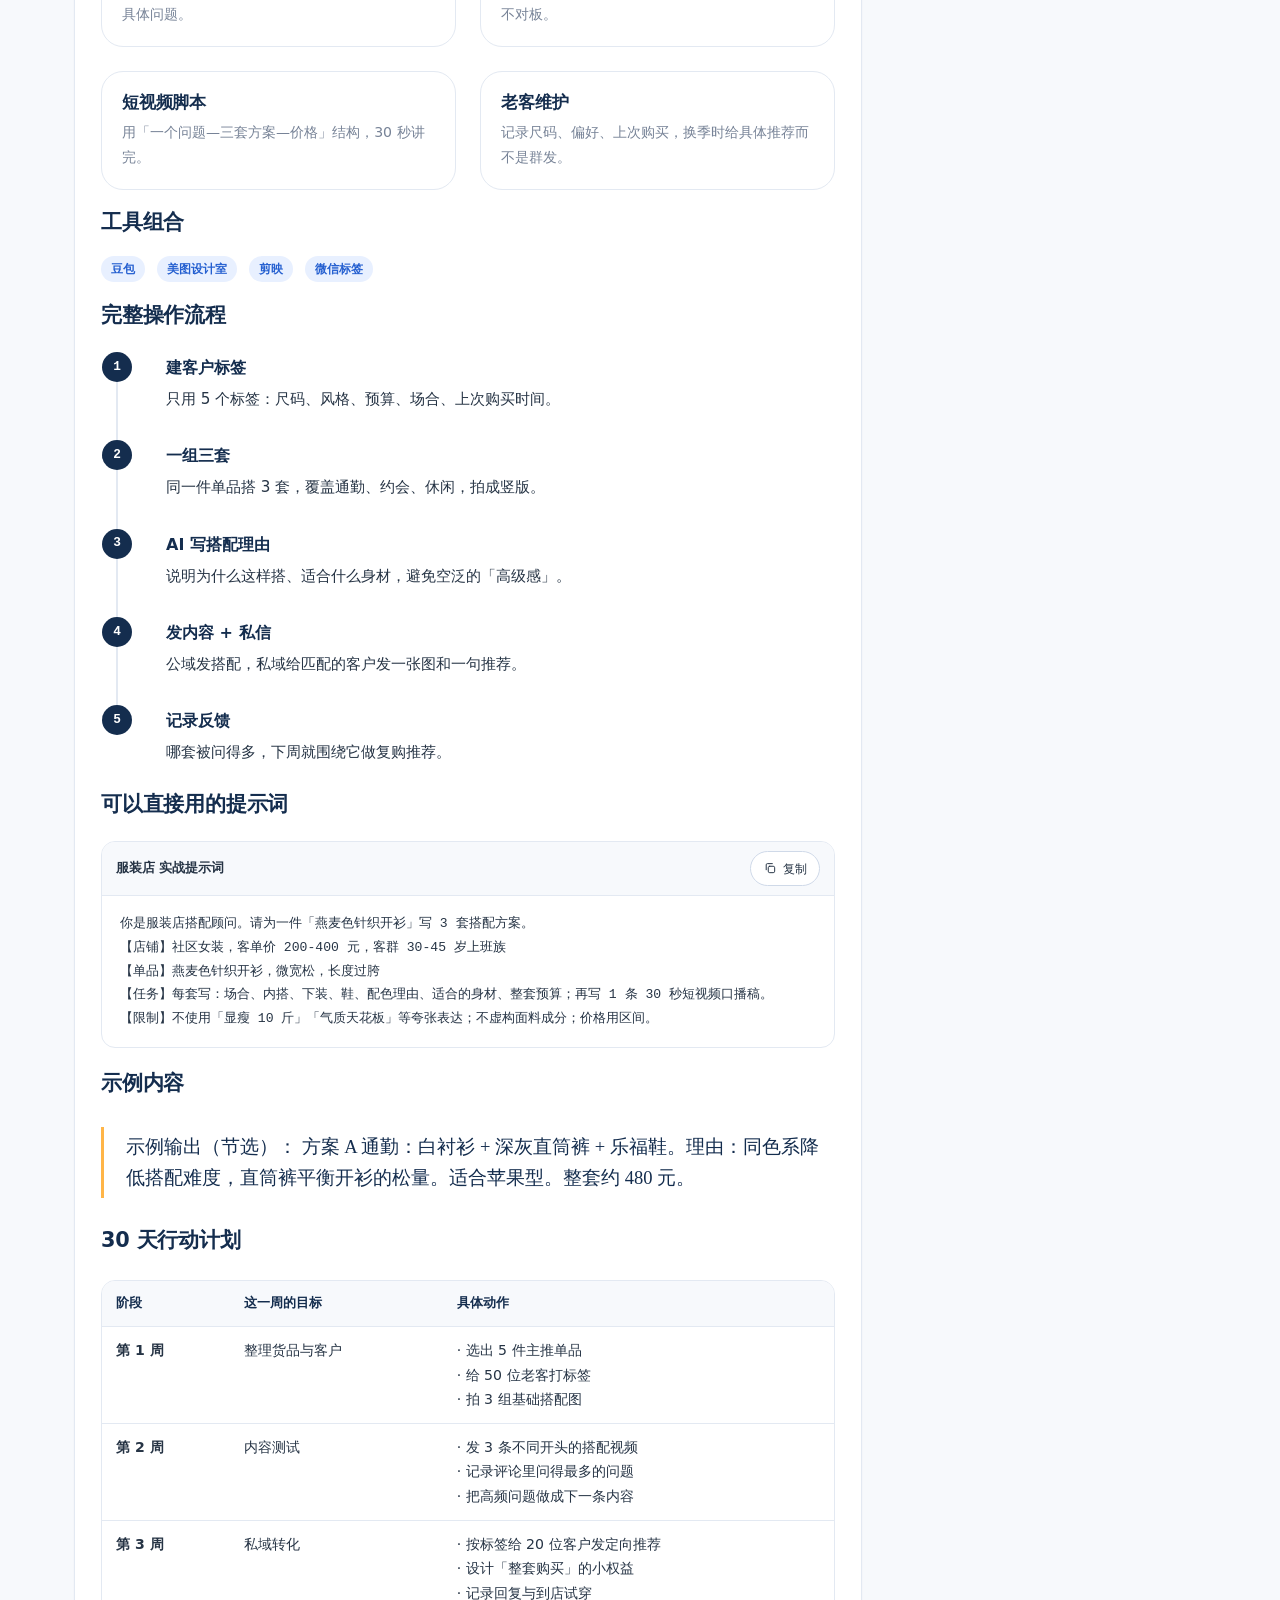
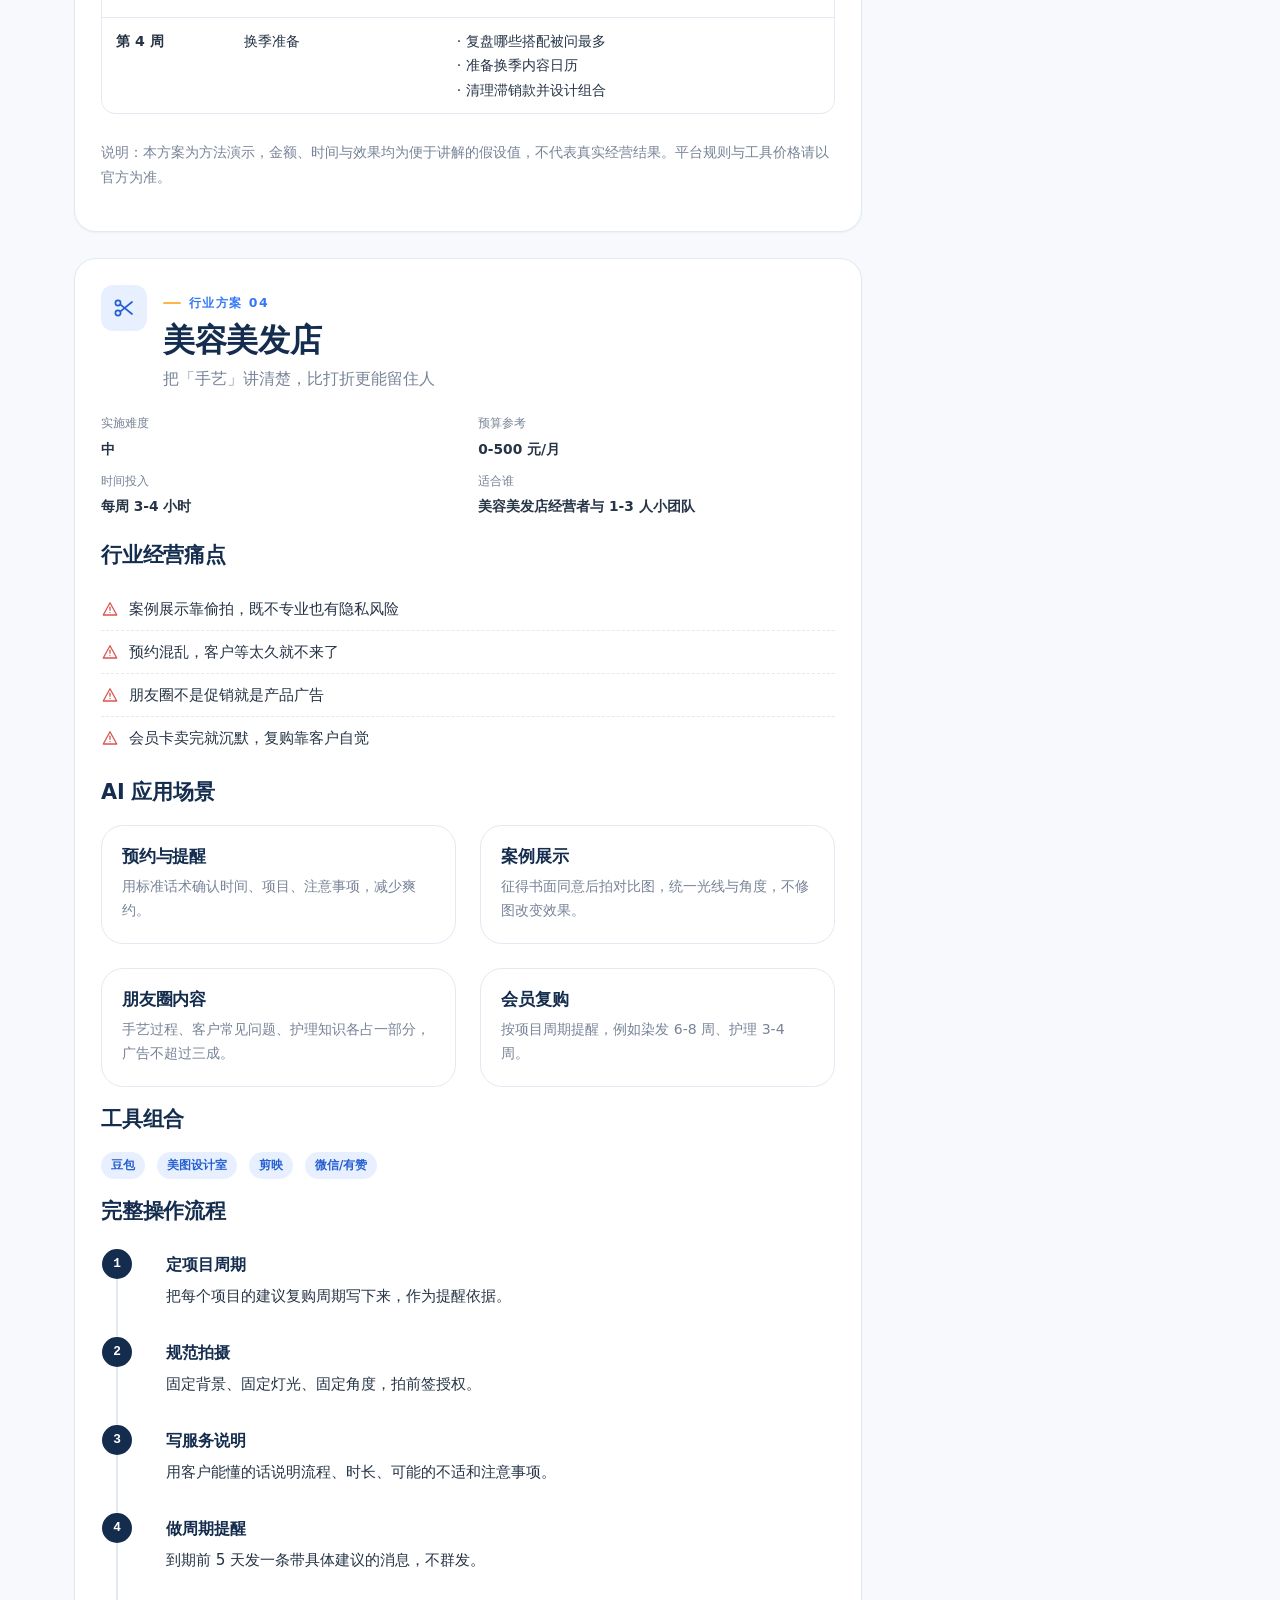
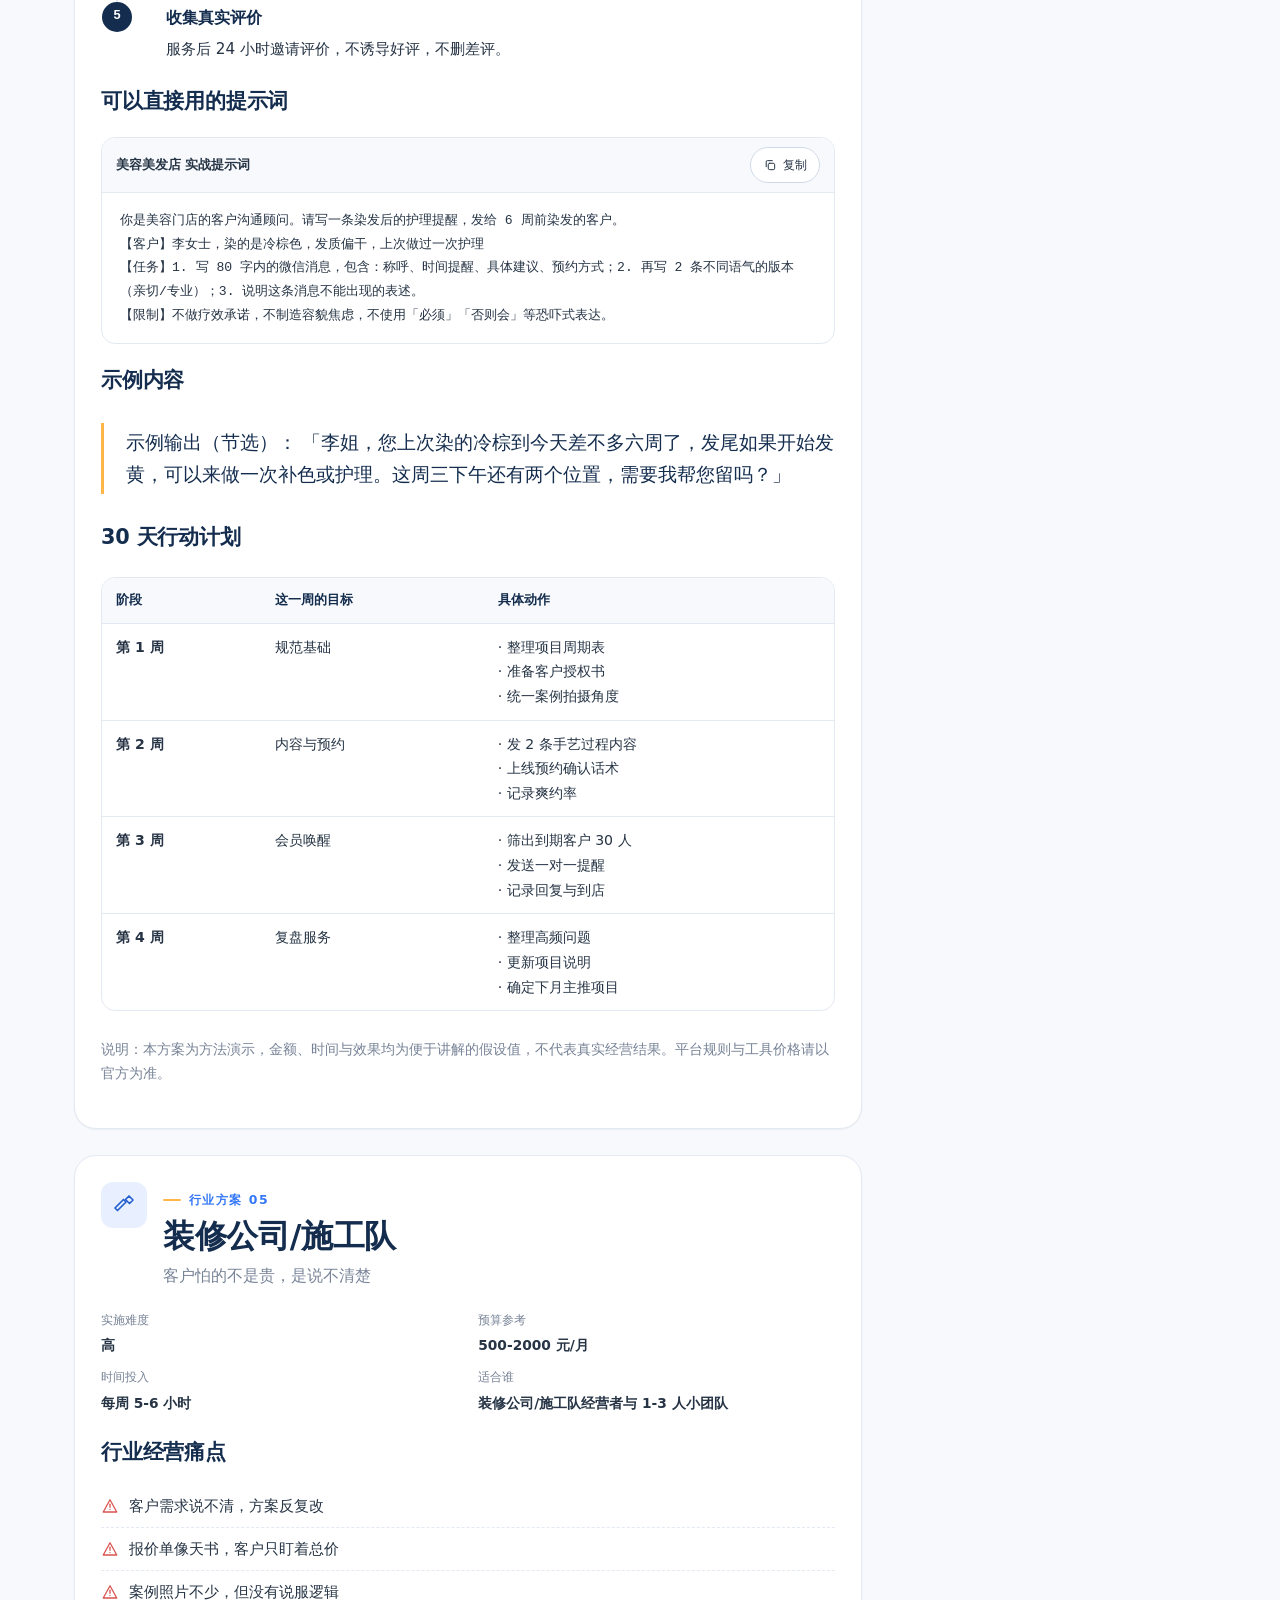
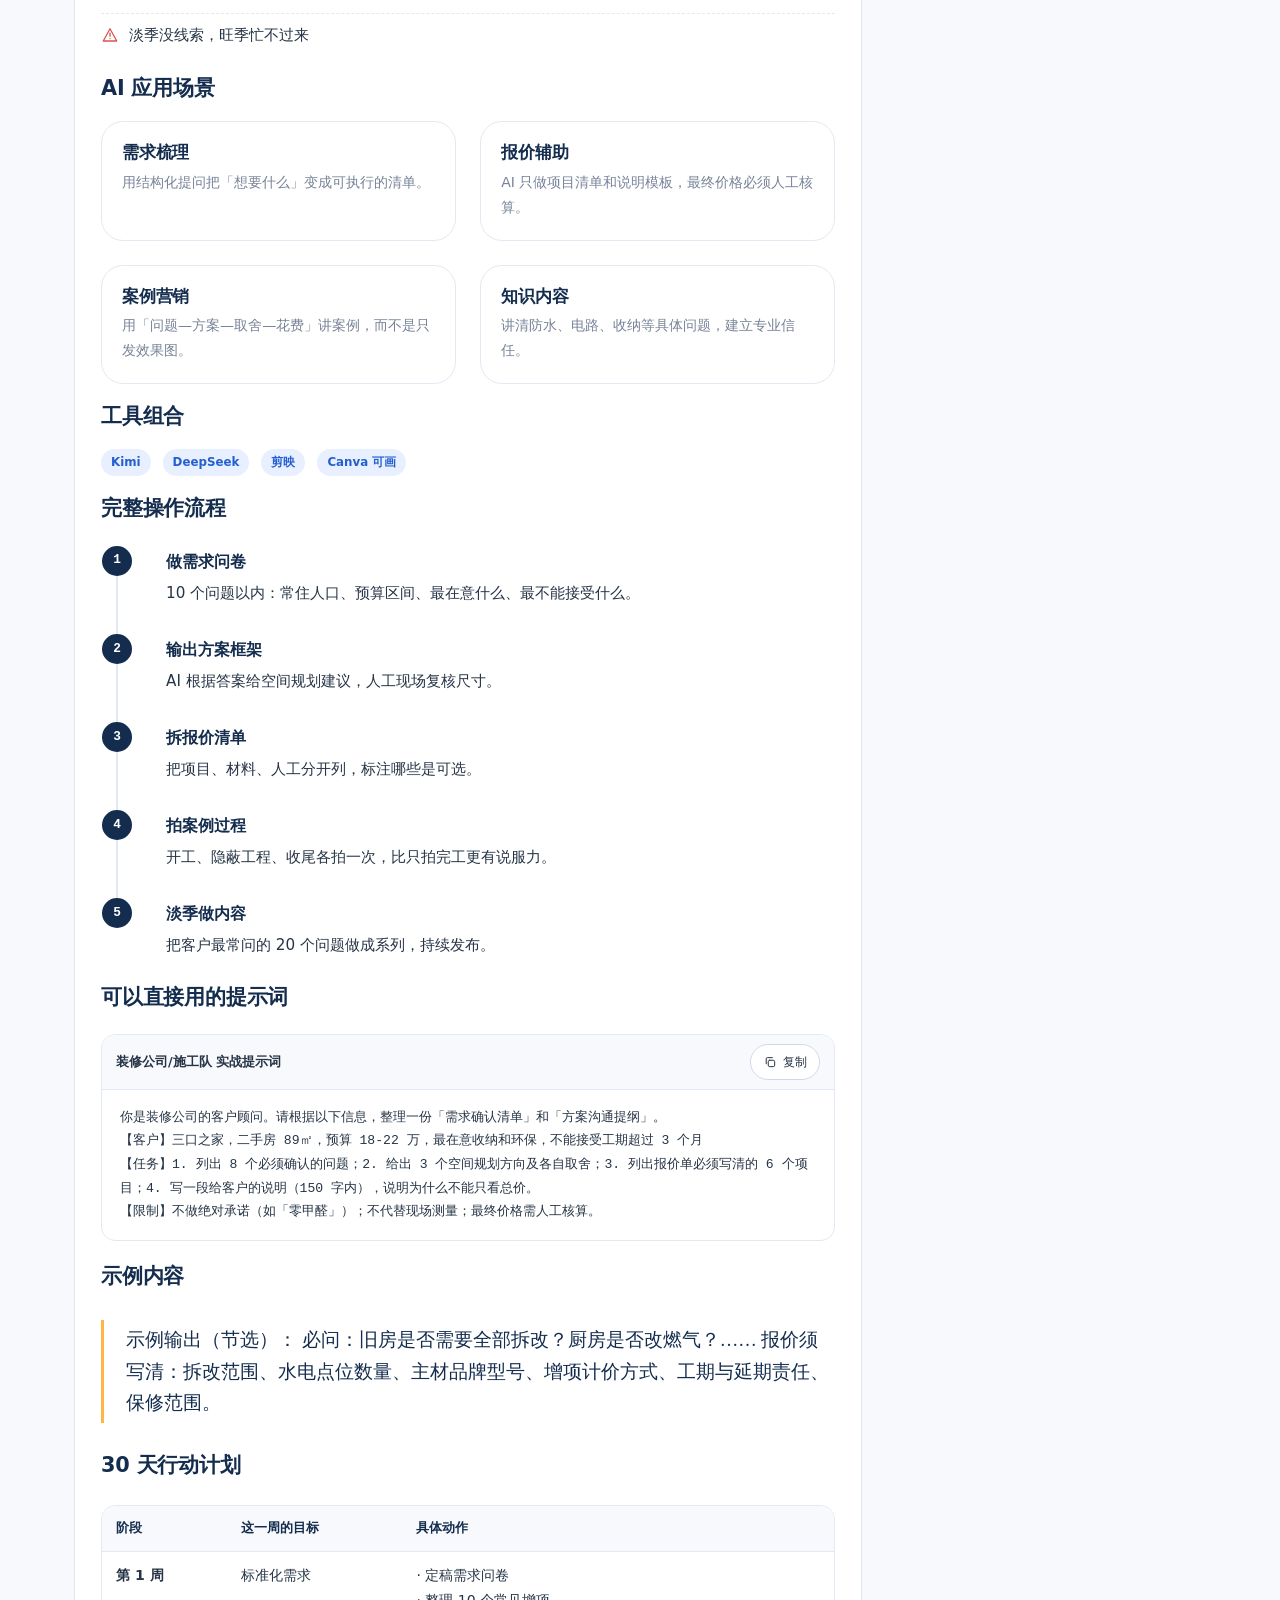
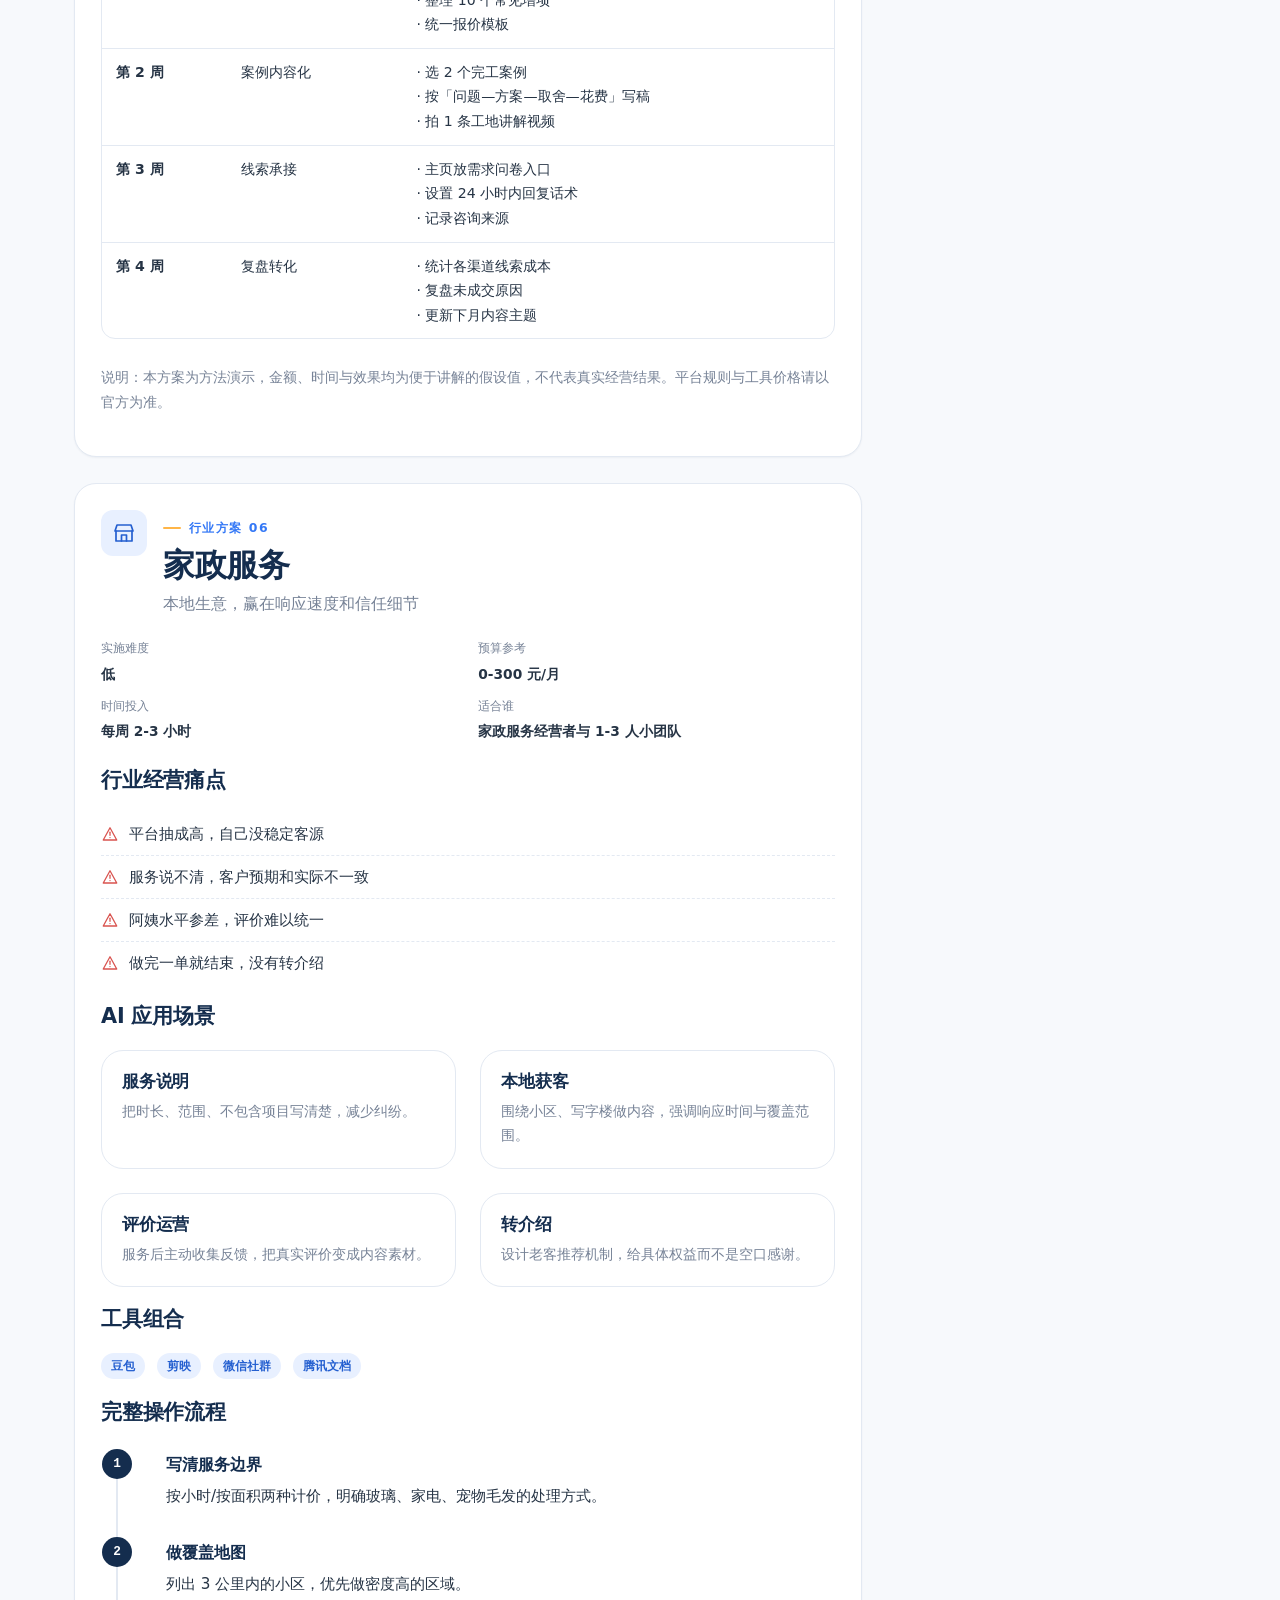
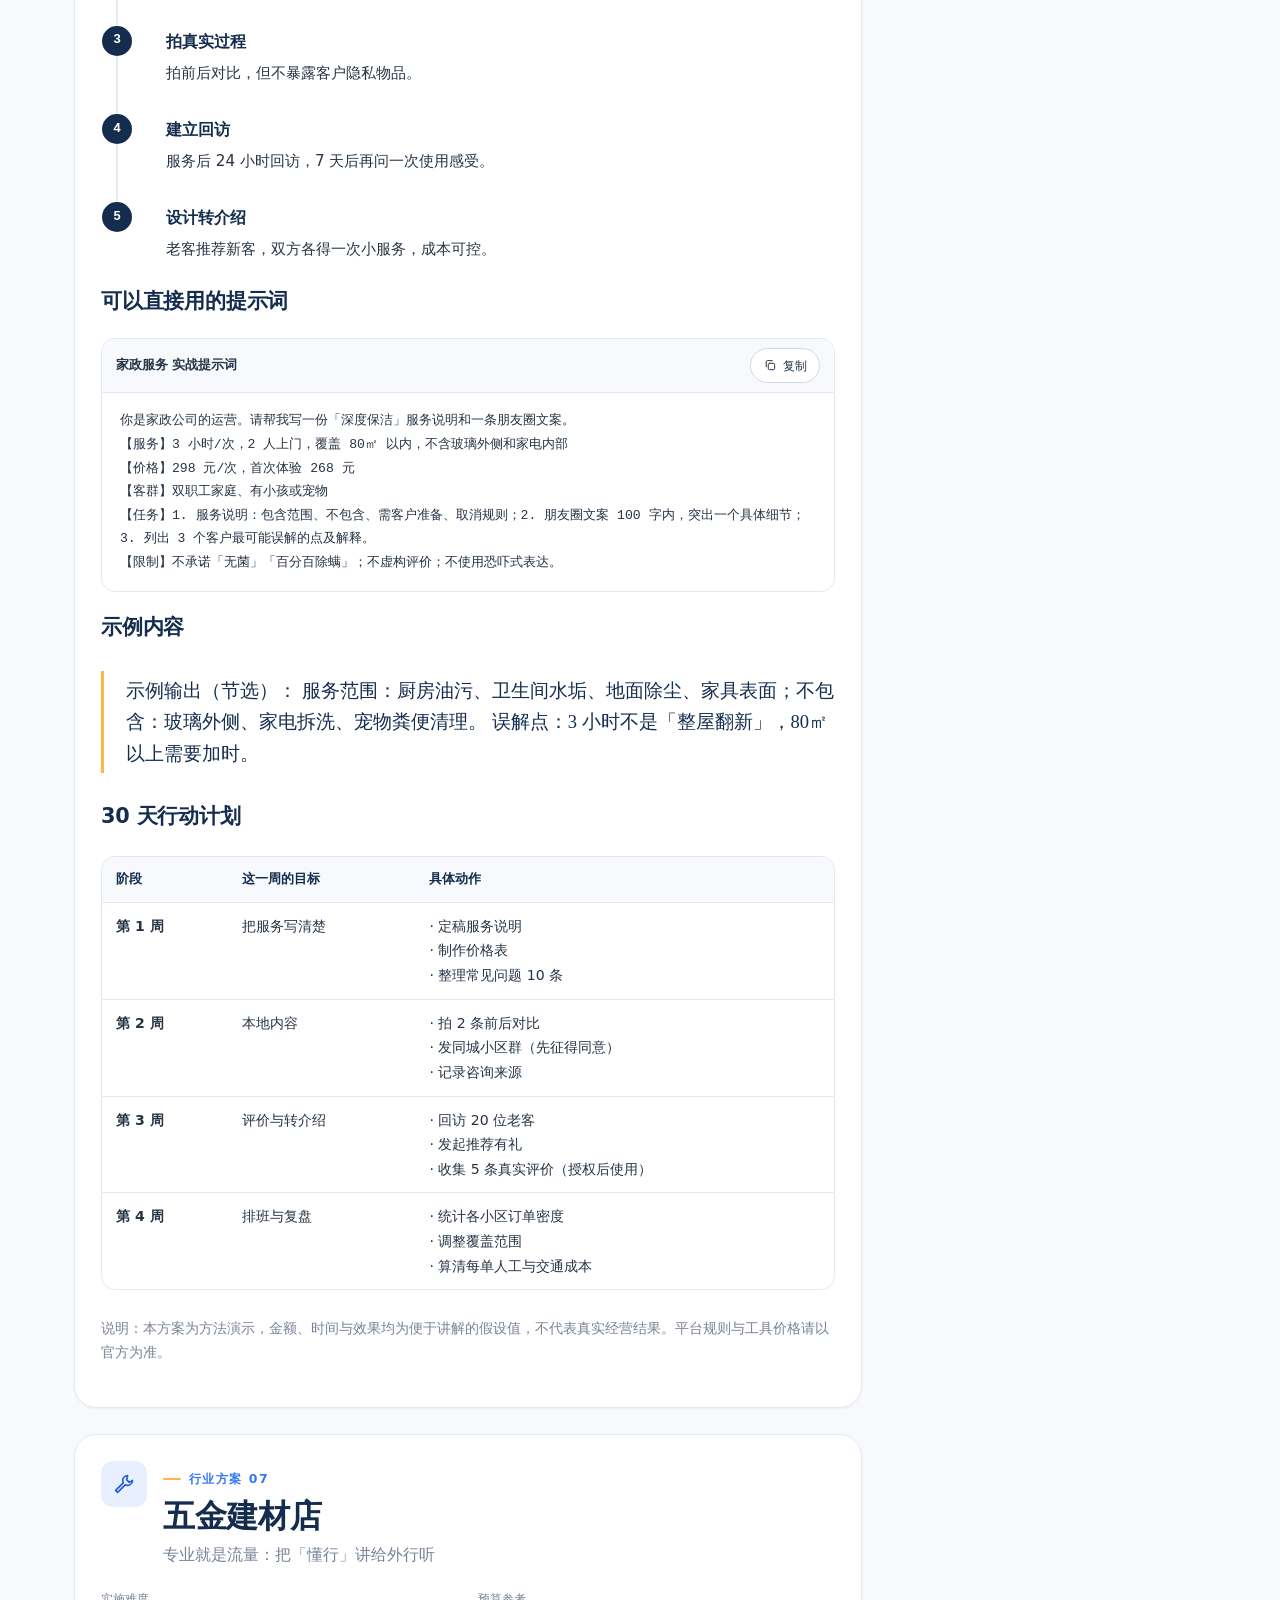
<file: cases.html>
<!DOCTYPE html>
<html lang="zh-CN">
<head>
<meta charset="UTF-8">
<meta name="viewport" content="width=device-width, initial-scale=1">
<title>行业实战案例：10 个行业的 AI 经营方案与 30 天计划 · AI经营增长指南</title>
<meta name="description" content="餐饮、奶茶、服装、美容美发、装修、家政、五金建材、便利店、教育培训、电商个体户——10 个行业的 AI 经营方案，含经营痛点、应用场景、工具组合、操作流程、提示词、示例内容与 30 天行动计划。">
<meta name="keywords" content="餐饮AI,奶茶店营销,服装店内容,美业获客,装修公司营销,家政获客,便利店社群,教培招生,电商个体户">
<meta name="theme-color" content="#142D4E">
<link rel="canonical" href="https://yuxin.run/ai-biz-growth/cases.html">
<meta property="og:type" content="article">
<meta property="og:site_name" content="AI经营增长指南">
<meta property="og:title" content="行业实战案例：10 个行业的 AI 经营方案">
<meta property="og:description" content="照搬模板没用，得按行业改。每个行业都给到 30 天落地计划。">
<meta property="og:url" content="https://yuxin.run/ai-biz-growth/cases.html">
<link rel="icon" href="assets/svg/favicon.svg" type="image/svg+xml">
<link rel="stylesheet" href="assets/css/style.css?v=8667bad5">
<link rel="stylesheet" href="assets/css/responsive.css?v=b175d3fd">
<script type="application/ld+json">
{"@context":"https://schema.org","@type":"CollectionPage","name":"行业实战案例","description":"10 个行业的 AI 经营落地方案","inLanguage":"zh-CN"}
</script>
</head>
<body>
<!-- SVG SPRITE:start 由 tools/inline-sprite.js 生成，请勿手改 -->
<svg xmlns="http://www.w3.org/2000/svg" style="position:absolute;width:0;height:0;overflow:hidden" aria-hidden="true" focusable="false">
  <defs>
    <g id="stroke-defaults"></g>
  </defs>

  <symbol id="i-search" viewBox="0 0 24 24" fill="none" stroke="currentColor" stroke-width="1.8" stroke-linecap="round" stroke-linejoin="round">
    <circle cx="11" cy="11" r="7"/><path d="M16.5 16.5 21 21"/>
  </symbol>
  <symbol id="i-menu" viewBox="0 0 24 24" fill="none" stroke="currentColor" stroke-width="1.8" stroke-linecap="round">
    <path d="M4 7h16M4 12h16M4 17h16"/>
  </symbol>
  <symbol id="i-close" viewBox="0 0 24 24" fill="none" stroke="currentColor" stroke-width="1.8" stroke-linecap="round">
    <path d="M6 6l12 12M18 6 6 18"/>
  </symbol>
  <symbol id="i-arrow-right" viewBox="0 0 24 24" fill="none" stroke="currentColor" stroke-width="1.8" stroke-linecap="round" stroke-linejoin="round">
    <path d="M4 12h15M14 6l6 6-6 6"/>
  </symbol>
  <symbol id="i-arrow-up" viewBox="0 0 24 24" fill="none" stroke="currentColor" stroke-width="1.8" stroke-linecap="round" stroke-linejoin="round">
    <path d="M12 20V5M6 11l6-6 6 6"/>
  </symbol>
  <symbol id="i-chevron-down" viewBox="0 0 24 24" fill="none" stroke="currentColor" stroke-width="1.8" stroke-linecap="round" stroke-linejoin="round">
    <path d="M6 9l6 6 6-6"/>
  </symbol>
  <symbol id="i-sun" viewBox="0 0 24 24" fill="none" stroke="currentColor" stroke-width="1.7" stroke-linecap="round">
    <circle cx="12" cy="12" r="4.2"/>
    <path d="M12 2.5v2M12 19.5v2M2.5 12h2M19.5 12h2M5.2 5.2l1.4 1.4M17.4 17.4l1.4 1.4M18.8 5.2l-1.4 1.4M6.6 17.4l-1.4 1.4"/>
  </symbol>
  <symbol id="i-moon" viewBox="0 0 24 24" fill="none" stroke="currentColor" stroke-width="1.7" stroke-linecap="round" stroke-linejoin="round">
    <path d="M20.5 15.2A8.6 8.6 0 0 1 9 3.6a8.6 8.6 0 1 0 11.5 11.6Z"/>
  </symbol>
  <symbol id="i-check" viewBox="0 0 24 24" fill="none" stroke="currentColor" stroke-width="2" stroke-linecap="round" stroke-linejoin="round">
    <path d="M4.5 12.5l5 5L20 6.5"/>
  </symbol>
  <symbol id="i-copy" viewBox="0 0 24 24" fill="none" stroke="currentColor" stroke-width="1.7" stroke-linecap="round" stroke-linejoin="round">
    <rect x="9" y="9" width="11" height="11" rx="2.5"/><path d="M5.5 15V6.5a2 2 0 0 1 2-2H16"/>
  </symbol>
  <symbol id="i-bookmark" viewBox="0 0 24 24" fill="none" stroke="currentColor" stroke-width="1.7" stroke-linecap="round" stroke-linejoin="round">
    <path d="M6 4.5h12v16l-6-4.2-6 4.2Z"/>
  </symbol>
  <symbol id="i-sparkles" viewBox="0 0 24 24" fill="none" stroke="currentColor" stroke-width="1.7" stroke-linecap="round" stroke-linejoin="round">
    <path d="M12 3l1.9 5.3L19 10l-5.1 1.7L12 17l-1.9-5.3L5 10l5.1-1.7Z"/>
    <path d="M18.5 15.5l.9 2.1 2.1.9-2.1.9-.9 2.1-.9-2.1-2.1-.9 2.1-.9Z"/>
  </symbol>
  <symbol id="i-target" viewBox="0 0 24 24" fill="none" stroke="currentColor" stroke-width="1.7">
    <circle cx="12" cy="12" r="8.5"/><circle cx="12" cy="12" r="4.5"/><circle cx="12" cy="12" r="1" fill="currentColor"/>
  </symbol>
  <symbol id="i-clock" viewBox="0 0 24 24" fill="none" stroke="currentColor" stroke-width="1.7" stroke-linecap="round" stroke-linejoin="round">
    <circle cx="12" cy="12" r="8.5"/><path d="M12 7v5.3l3.5 2"/>
  </symbol>
  <symbol id="i-warning" viewBox="0 0 24 24" fill="none" stroke="currentColor" stroke-width="1.7" stroke-linecap="round" stroke-linejoin="round">
    <path d="M12 3.6 21 20H3Z"/><path d="M12 9.5v4.3"/><circle cx="12" cy="16.8" r=".9" fill="currentColor" stroke="none"/>
  </symbol>
  <symbol id="i-info" viewBox="0 0 24 24" fill="none" stroke="currentColor" stroke-width="1.7" stroke-linecap="round">
    <circle cx="12" cy="12" r="8.5"/><path d="M12 11v5.5"/><circle cx="12" cy="7.8" r=".9" fill="currentColor" stroke="none"/>
  </symbol>
  <symbol id="i-chart" viewBox="0 0 24 24" fill="none" stroke="currentColor" stroke-width="1.7" stroke-linecap="round" stroke-linejoin="round">
    <path d="M4 20V4M4 20h16"/><path d="M7.5 15.5l3.5-4 3 2.5 5-6"/>
  </symbol>
  <symbol id="i-book" viewBox="0 0 24 24" fill="none" stroke="currentColor" stroke-width="1.7" stroke-linecap="round" stroke-linejoin="round">
    <path d="M12 6.3C10 4.6 6.5 4.4 4 5.2v14c2.5-.8 6-.6 8 1.1 2-1.7 5.5-1.9 8-1.1v-14c-2.5-.8-6-.6-8 1.1Z"/><path d="M12 6.3v14"/>
  </symbol>
  <symbol id="i-tool" viewBox="0 0 24 24" fill="none" stroke="currentColor" stroke-width="1.7" stroke-linecap="round" stroke-linejoin="round">
    <path d="M14.7 6.3a4.2 4.2 0 0 0 5.1 5.1l-8.3 8.3-4.9-4.9 8.3-8.3Z"/><path d="M5.5 18.5 3 21"/>
  </symbol>
  <symbol id="i-users" viewBox="0 0 24 24" fill="none" stroke="currentColor" stroke-width="1.7" stroke-linecap="round" stroke-linejoin="round">
    <circle cx="9" cy="8" r="3.4"/><path d="M3 19.5c0-3.2 2.7-5.8 6-5.8s6 2.6 6 5.8"/><path d="M16.2 5.2a3.4 3.4 0 0 1 0 6.6M17.5 14.2c2.3.6 4 2.6 4 5.3"/>
  </symbol>
  <symbol id="i-bag" viewBox="0 0 24 24" fill="none" stroke="currentColor" stroke-width="1.7" stroke-linecap="round" stroke-linejoin="round">
    <path d="M5 8h14l-1.1 12.5H6.1Z"/><path d="M9 8V6a3 3 0 0 1 6 0v2"/>
  </symbol>
  <symbol id="i-cup" viewBox="0 0 24 24" fill="none" stroke="currentColor" stroke-width="1.7" stroke-linecap="round" stroke-linejoin="round">
    <path d="M6.5 7.5h11L16 16.6a3 3 0 0 1-2.9 2.4h-2.2a3 3 0 0 1-2.9-2.4Z"/><path d="M14.5 3.5 13 7.5M8 4.8 7.2 7.5"/>
  </symbol>
  <symbol id="i-scissors" viewBox="0 0 24 24" fill="none" stroke="currentColor" stroke-width="1.7" stroke-linecap="round" stroke-linejoin="round">
    <circle cx="6" cy="7" r="2.6"/><circle cx="6" cy="17" r="2.6"/><path d="M8.2 8.4 20 18M8.2 15.6 20 6"/>
  </symbol>
  <symbol id="i-shirt" viewBox="0 0 24 24" fill="none" stroke="currentColor" stroke-width="1.7" stroke-linecap="round" stroke-linejoin="round">
    <path d="M8.5 4 12 5.8 15.5 4 20 7.6l-2.7 3.6-2.1-1.4V20H8.8V9.8L6.7 11.2 4 7.6Z"/>
  </symbol>
  <symbol id="i-hammer" viewBox="0 0 24 24" fill="none" stroke="currentColor" stroke-width="1.7" stroke-linecap="round" stroke-linejoin="round">
    <path d="M13.5 6.5 17 3l4 4-3.5 3.5Z"/><path d="m14 9-8.5 8.5L3 15l8.5-8.5Z"/>
  </symbol>
  <symbol id="i-wrench" viewBox="0 0 24 24" fill="none" stroke="currentColor" stroke-width="1.7" stroke-linecap="round" stroke-linejoin="round">
    <path d="M15.6 3.5a5 5 0 0 0-4.4 7.3L3.6 18.4l2 2 7.6-7.6a5 5 0 0 0 7.3-4.4l-3.2 2-2.7-2.7Z"/>
  </symbol>
  <symbol id="i-store" viewBox="0 0 24 24" fill="none" stroke="currentColor" stroke-width="1.7" stroke-linecap="round" stroke-linejoin="round">
    <path d="M4 10v10h16V10"/><path d="M3 10l2-6h14l2 6Z"/><path d="M9.5 20v-6h5v6"/>
  </symbol>
  <symbol id="i-school" viewBox="0 0 24 24" fill="none" stroke="currentColor" stroke-width="1.7" stroke-linecap="round" stroke-linejoin="round">
    <path d="M3 9.2 12 4l9 5.2-9 5.2Z"/><path d="M7 11.6V17c0 1.6 2.2 3 5 3s5-1.4 5-3v-5.4"/>
  </symbol>
  <symbol id="i-box" viewBox="0 0 24 24" fill="none" stroke="currentColor" stroke-width="1.7" stroke-linecap="round" stroke-linejoin="round">
    <path d="M12 3l8 4.4v9.2L12 21l-8-4.4V7.4Z"/><path d="M4 7.4l8 4.4 8-4.4M12 11.8V21"/>
  </symbol>
  <symbol id="i-phone" viewBox="0 0 24 24" fill="none" stroke="currentColor" stroke-width="1.7" stroke-linecap="round" stroke-linejoin="round">
    <rect x="7" y="2.5" width="10" height="19" rx="2.2"/><path d="M10.5 5.5h3"/>
  </symbol>
  <symbol id="i-calendar" viewBox="0 0 24 24" fill="none" stroke="currentColor" stroke-width="1.7" stroke-linecap="round" stroke-linejoin="round">
    <rect x="3.5" y="5" width="17" height="15.5" rx="2.2"/><path d="M3.5 10h17M8 3v4M16 3v4"/>
  </symbol>
  <symbol id="i-robot" viewBox="0 0 24 24" fill="none" stroke="currentColor" stroke-width="1.7" stroke-linecap="round" stroke-linejoin="round">
    <rect x="4" y="8" width="16" height="12" rx="3"/><path d="M12 4v4"/><circle cx="12" cy="3.2" r="1.2"/><circle cx="9" cy="13" r="1" fill="currentColor" stroke="none"/><circle cx="15" cy="13" r="1" fill="currentColor" stroke="none"/><path d="M9.5 16.5h5"/>
  </symbol>
  <symbol id="i-leaf" viewBox="0 0 24 24" fill="none" stroke="currentColor" stroke-width="1.7" stroke-linecap="round" stroke-linejoin="round">
    <path d="M20 4C10.5 4 4.5 9.5 4 20c10.5.5 16-5.5 16-16Z"/><path d="M4.5 19.5 14 10"/>
  </symbol>
  <symbol id="i-play" viewBox="0 0 24 24" fill="none" stroke="currentColor" stroke-width="1.7" stroke-linecap="round" stroke-linejoin="round">
    <circle cx="12" cy="12" r="9"/><path d="m10 8.5 6 3.5-6 3.5Z"/>
  </symbol>
  <symbol id="i-quote" viewBox="0 0 24 24" fill="none" stroke="currentColor" stroke-width="1.7" stroke-linecap="round" stroke-linejoin="round">
    <path d="M9 6C6 7 4 9.5 4 13v5h5v-5H6.5c0-2.2 1-3.6 3-4.3ZM19 6c-3 1-5 3.5-5 7v5h5v-5h-2.5c0-2.2 1-3.6 3-4.3Z"/>
  </symbol>
  <symbol id="i-mail" viewBox="0 0 24 24" fill="none" stroke="currentColor" stroke-width="1.7" stroke-linecap="round" stroke-linejoin="round">
    <rect x="3" y="5.5" width="18" height="13" rx="2.2"/><path d="m3.8 7 8.2 6 8.2-6"/>
  </symbol>
  <symbol id="i-external" viewBox="0 0 24 24" fill="none" stroke="currentColor" stroke-width="1.7" stroke-linecap="round" stroke-linejoin="round">
    <path d="M14 4h6v6M20 4l-8.5 8.5"/><path d="M18 14v5.5H4.5V6H10"/>
  </symbol>
</svg>
<!-- SVG SPRITE:end -->


<a class="skip-link" href="#main">跳到主要内容</a>

<header class="site-header">
  <div class="container nav">
    <a class="brand" href="index.html" aria-label="AI经营增长指南 首页">
      <span class="brand-mark"><svg width="20" height="20" aria-hidden="true" style="color:#FFB547"><use href="#i-sparkles"></use></svg></span>
      <span class="brand-name">AI经营增长指南<span class="brand-sub">AI BIZ GROWTH</span></span>
    </a>
    <ul class="nav-links">
      <li><a href="growth.html">AI获客</a></li>
      <li><a href="efficiency.html">降本增效</a></li>
      <li><a href="cases.html">行业案例</a></li>
      <li><a href="prompts.html">提示词库</a></li>
      <li><a href="tools.html">工具导航</a></li>
      <li><a href="articles.html">实战文章</a></li>
      <li><a href="books.html">书籍</a></li>
    </ul>
    <div class="nav-actions">
      <button class="icon-btn" type="button" data-search-open aria-label="站内搜索"><svg aria-hidden="true"><use href="#i-search"></use></svg></button>
      <button class="icon-btn" type="button" data-theme-toggle aria-label="切换深色模式" aria-pressed="false"><svg aria-hidden="true"><use href="#i-moon"></use></svg></button>
      <a class="btn btn-ghost btn-sm" href="about.html">关于</a>
      <button class="icon-btn nav-toggle" type="button" data-drawer-open aria-label="打开菜单" aria-expanded="false"><svg aria-hidden="true"><use href="#i-menu"></use></svg></button>
    </div>
  </div>
</header>

<div class="drawer" id="drawer" aria-hidden="true">
  <div class="drawer-backdrop" data-drawer-close></div>
  <div class="drawer-panel" role="dialog" aria-modal="true" aria-label="站点导航">
    <div class="drawer-head">
      <strong>站点导航</strong>
      <button class="icon-btn" type="button" data-drawer-close aria-label="关闭菜单"><svg aria-hidden="true"><use href="#i-close"></use></svg></button>
    </div>
    <ul class="drawer-nav">
      <li><a href="index.html">首页</a></li>
      <li><a href="growth.html">AI 获客指南</a></li>
      <li><a href="efficiency.html">AI 降本增效</a></li>
      <li><a href="cases.html">行业实战案例</a></li>
      <li><a href="prompts.html">AI 提示词库</a></li>
      <li><a href="tools.html">AI 工具导航</a></li>
      <li><a href="websites.html">AI 网站资源库</a></li>
      <li><a href="books.html">AI 书籍推荐</a></li>
      <li><a href="articles.html">实战文章</a></li>
      <li><a href="about.html">关于我们</a></li>
    </ul>
    <a class="btn btn-primary btn-block" href="growth.html">开始 AI 增长实战</a>
  </div>
</div>

<main id="main">
  <nav class="breadcrumb" aria-label="面包屑">
    <div class="container">
      <ol>
        <li><a href="index.html">首页</a></li>
        <li><span aria-current="page">行业实战案例</span></li>
      </ol>
    </div>
  </nav>

  <section class="page-hero">
    <div class="container page-hero__inner">
      <div>
        <p class="eyebrow">栏目 C · 行业实战方案</p>
        <h1>行业实战方案：不同的生意，不同的 AI 用法</h1>
        <p class="page-hero__lede">卖一碗面和卖一套装修，客单价、决策周期、内容形态完全不同。这里有 <strong id="caseCount">10</strong> 个行业方案，每个都给到痛点、场景、工具、流程、提示词和 30 天行动计划。</p>
        <div class="page-hero__meta">
          <span class="badge">10 个行业</span>
          <span class="badge badge--amber">每个含 30 天计划</span>
          <span class="badge badge--gray">含预算与难度参考</span>
        </div>
      </div>
      <div class="page-hero__art">
        <img src="assets/svg/channel.svg" width="640" height="520" alt="获客渠道示意：短视频、搜索、社群、老客转介绍、本地生活平台、门店自然客流" loading="lazy" decoding="async">
      </div>
    </div>
  </section>

  <div class="container" style="padding-top:clamp(26px,4vw,40px)">
    <div class="with-aside">
      <div>
        <div class="callout" style="margin-bottom:24px">
          <svg class="callout__icon" aria-hidden="true"><use href="#i-info"></use></svg>
          <div>
            <p><strong>怎么用：</strong>先找到你的行业，把「30 天行动计划」抄下来，逐条改成你店里能做到的版本。不要一次上全部场景，第一个月只做一件事，做完再评估。</p>
          </div>
        </div>
        <div id="caseList">
          <div class="empty-state"><strong>正在加载行业方案…</strong><p class="small">如果长时间没有内容，请刷新页面重试。</p></div>
        </div>
      </div>

      <aside class="aside-sticky" data-aside-nav>
        <div class="aside-card">
          <h3>按行业跳转</h3>
          <ul class="aside-nav" id="caseNav"></ul>
        </div>
        <div class="aside-card">
          <h3>配套资源</h3>
          <ul class="aside-nav">
            <li><a href="growth.html">AI 获客的 11 个教程</a></li>
            <li><a href="efficiency.html">15 个降本增效场景</a></li>
            <li><a href="prompts.html">提示词库</a></li>
            <li><a href="tools.html">工具导航</a></li>
          </ul>
        </div>
        <div class="aside-card">
          <h3>一句提醒</h3>
          <p class="small muted mb-0">行业方案是「起点」，不是标准答案。你的位置、客群、竞争对手都不一样，照抄之前先问自己：这一条，我店里真的做得到吗？</p>
        </div>
      </aside>
    </div>
  </div>

  <section class="section section--tight">
    <div class="container">
      <div class="subscribe">
        <div class="subscribe__inner">
          <h2>每周一封「小老板 AI 增长笔记」</h2>
          <p>一个具体场景、一条可复制的提示词、一个真实可执行的清单。不发广告，不卖课。</p>
          <form class="form-row" style="margin-top:20px" data-subscribe>
            <label class="visually-hidden" for="subEmail4">邮箱地址</label>
            <input id="subEmail4" type="email" placeholder="你的邮箱地址" required>
            <button class="btn btn-amber" type="submit">免费订阅</button>
          </form>
          <p class="form-hint">演示用的静态表单，提交后只在本页提示，不会真的发送邮件。</p>
        </div>
      </div>
    </div>
  </section>
</main>

<footer class="site-footer">
  <div class="container">
    <div class="footer-grid">
      <div class="footer-about">
        <a class="brand" href="index.html">
          <span class="brand-mark"><svg width="20" height="20" aria-hidden="true" style="color:#FFB547"><use href="#i-sparkles"></use></svg></span>
          <span class="brand-name">AI经营增长指南<span class="brand-sub">AI BIZ GROWTH</span></span>
        </a>
        <p>让不会 AI 的小老板，也能用 AI 做生意。少讲概念，多给方法，所有内容都可以直接拿去用。</p>
      </div>
      <div class="footer-col">
        <h4>学方法</h4>
        <ul>
          <li><a href="growth.html">AI 获客指南</a></li>
          <li><a href="efficiency.html">AI 降本增效</a></li>
          <li><a href="cases.html">行业实战案例</a></li>
          <li><a href="prompts.html">AI 提示词库</a></li>
        </ul>
      </div>
      <div class="footer-col">
        <h4>找资源</h4>
        <ul>
          <li><a href="tools.html">AI 工具导航</a></li>
          <li><a href="websites.html">AI 网站资源库</a></li>
          <li><a href="books.html">AI 书籍推荐</a></li>
          <li><a href="articles.html">实战文章</a></li>
        </ul>
      </div>
      <div class="footer-col">
        <h4>关于</h4>
        <ul>
          <li><a href="about.html">关于我们</a></li>
          <li><a href="sitemap.html">站点地图</a></li>
        </ul>
      </div>
    </div>
    <div class="footer-bottom">
      <p>© 2026 AI经营增长指南 · AI Biz Growth</p>
      <div>
        <p>内容为方法演示，不构成经营承诺；平台规则、工具价格与政策请以官方为准。</p>
        <p class="footer-disclaimer">本站不使用第三方图片，所有插图与图标均为原创 SVG。</p>
      </div>
    </div>
  </div>
</footer>

<button class="back-top" id="backTop" type="button" aria-label="返回顶部"><svg aria-hidden="true"><use href="#i-arrow-up"></use></svg></button>

<div class="search-overlay" id="searchOverlay" aria-hidden="true">
  <div class="search-dialog" role="dialog" aria-modal="true" aria-labelledby="searchTitle">
    <div class="search-field">
      <svg aria-hidden="true"><use href="#i-search"></use></svg>
      <label class="visually-hidden" id="searchTitle" for="searchInput">站内搜索</label>
      <input id="searchInput" type="search" placeholder="搜索文章、工具、提示词…（按 / 或 Ctrl+K）" autocomplete="off">
      <button class="icon-btn" type="button" data-search-close aria-label="关闭搜索"><svg aria-hidden="true"><use href="#i-close"></use></svg></button>
    </div>
    <div class="search-hints" id="searchResults"></div>
    <div class="search-foot"><span>↑ ↓ 选择</span><span>Enter 打开</span><span>Esc 关闭</span></div>
  </div>
</div>

<script src="assets/js/main.js?v=47d32773"></script>
<script src="assets/js/ui.js?v=074137f3"></script>
<script src="assets/js/search.js?v=25d5a6bd"></script>
<script src="assets/js/cases.js?v=9fbb3608"></script>
</body>
</html>
</file>
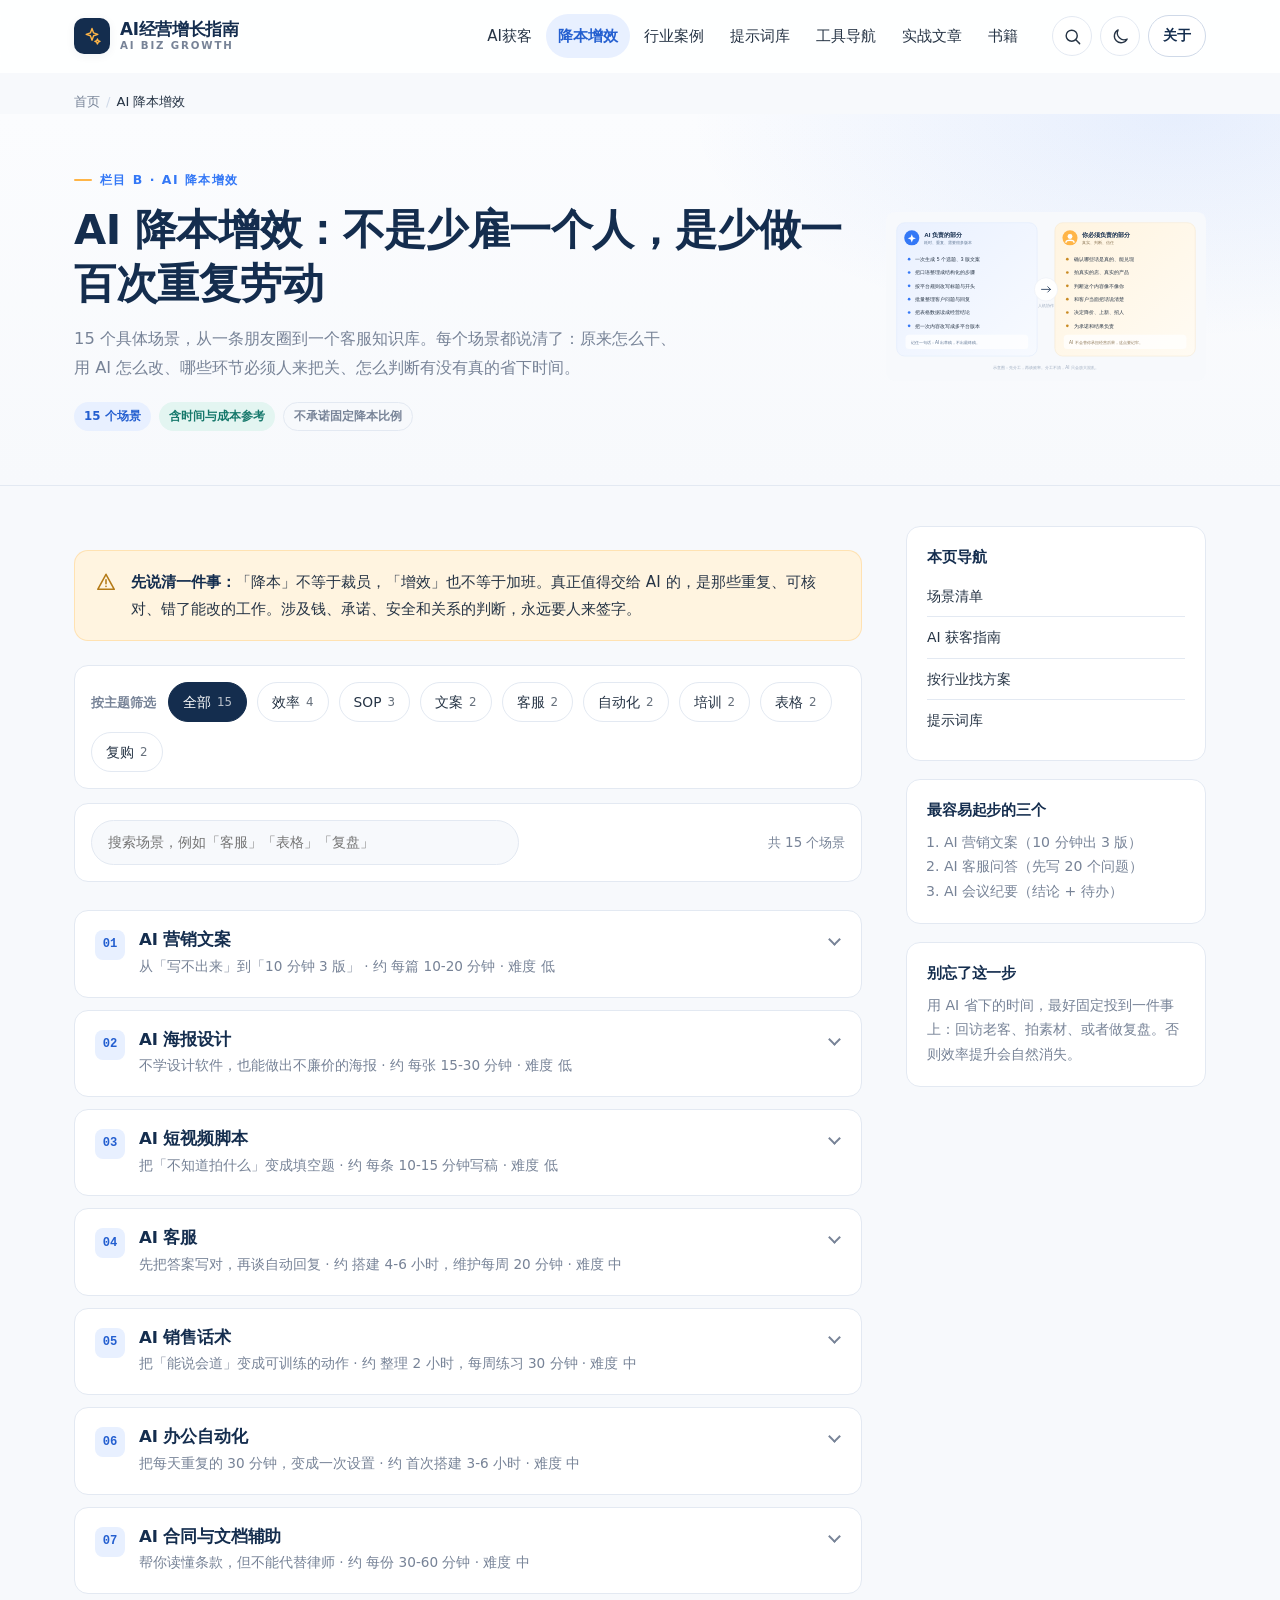
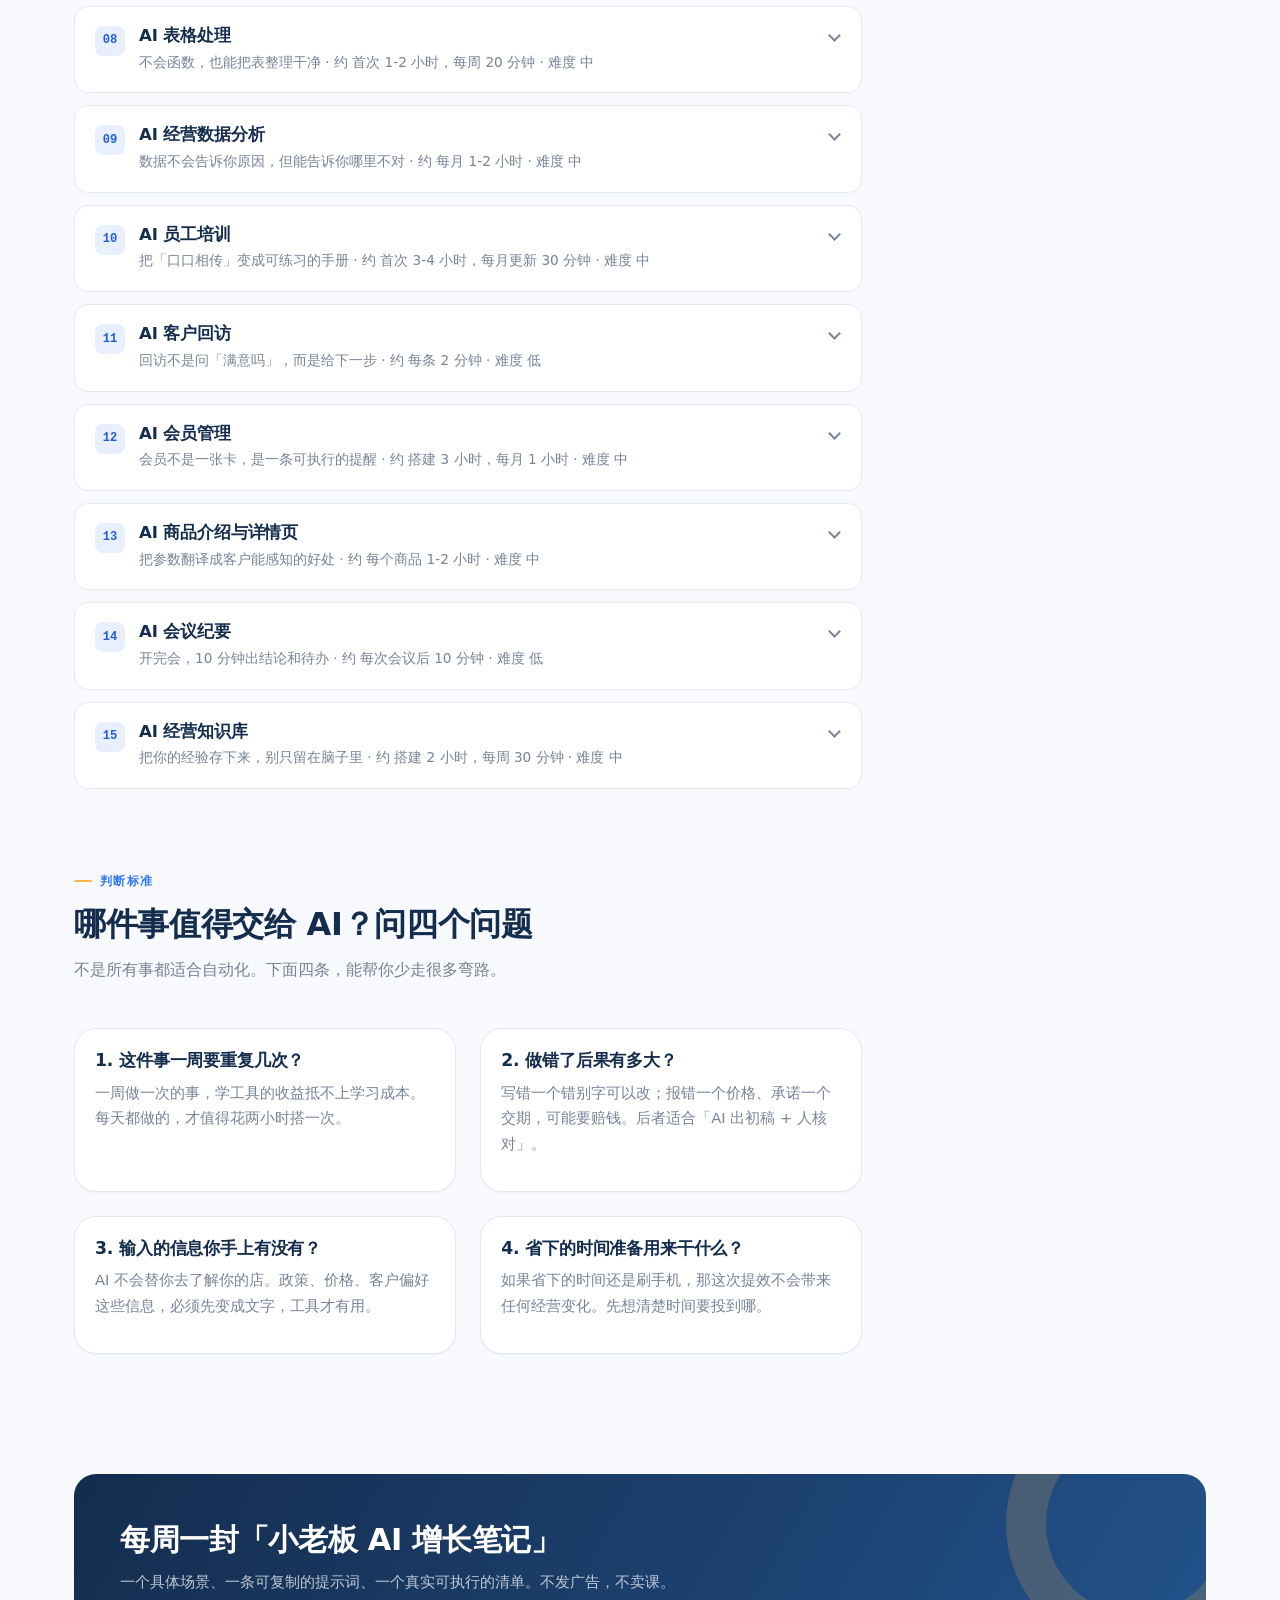
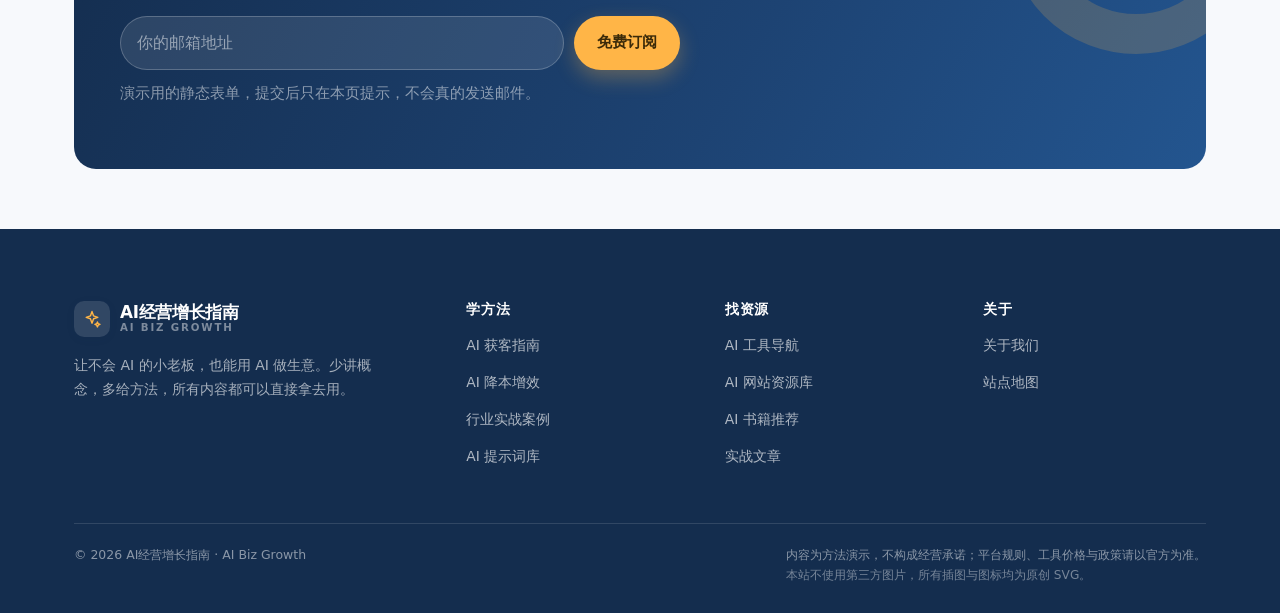
<file: efficiency.html>
<!DOCTYPE html>
<html lang="zh-CN">
<head>
<meta charset="UTF-8">
<meta name="viewport" content="width=device-width, initial-scale=1">
<title>AI 降本增效：15 个能立刻少做重复劳动的场景 · AI经营增长指南</title>
<meta name="description" content="文案、海报、短视频脚本、客服、话术、办公自动化、合同、表格、经营分析、员工培训、客户回访、会员管理、详情页、会议纪要、知识库——15 个 AI 提效场景，含步骤、提示词与避坑提醒。">
<meta name="keywords" content="AI降本增效,门店效率,AI客服,AI文案,AI表格,办公自动化,会议纪要,知识库">
<meta name="theme-color" content="#142D4E">
<link rel="canonical" href="https://yuxin.run/ai-biz-growth/efficiency.html">
<meta property="og:type" content="article">
<meta property="og:site_name" content="AI经营增长指南">
<meta property="og:title" content="AI 降本增效：15 个能立刻少做重复劳动的场景">
<meta property="og:description" content="不是少雇一个人，而是少做一百次重复劳动。">
<meta property="og:url" content="https://yuxin.run/ai-biz-growth/efficiency.html">
<link rel="icon" href="assets/svg/favicon.svg" type="image/svg+xml">
<link rel="stylesheet" href="assets/css/style.css?v=8667bad5">
<link rel="stylesheet" href="assets/css/responsive.css?v=b175d3fd">
<script type="application/ld+json">
{"@context":"https://schema.org","@type":"CollectionPage","name":"AI 降本增效","description":"15 个面向小微企业的 AI 提效场景","inLanguage":"zh-CN"}
</script>
</head>
<body data-track="efficiency">
<!-- SVG SPRITE:start 由 tools/inline-sprite.js 生成，请勿手改 -->
<svg xmlns="http://www.w3.org/2000/svg" style="position:absolute;width:0;height:0;overflow:hidden" aria-hidden="true" focusable="false">
  <defs>
    <g id="stroke-defaults"></g>
  </defs>

  <symbol id="i-search" viewBox="0 0 24 24" fill="none" stroke="currentColor" stroke-width="1.8" stroke-linecap="round" stroke-linejoin="round">
    <circle cx="11" cy="11" r="7"/><path d="M16.5 16.5 21 21"/>
  </symbol>
  <symbol id="i-menu" viewBox="0 0 24 24" fill="none" stroke="currentColor" stroke-width="1.8" stroke-linecap="round">
    <path d="M4 7h16M4 12h16M4 17h16"/>
  </symbol>
  <symbol id="i-close" viewBox="0 0 24 24" fill="none" stroke="currentColor" stroke-width="1.8" stroke-linecap="round">
    <path d="M6 6l12 12M18 6 6 18"/>
  </symbol>
  <symbol id="i-arrow-right" viewBox="0 0 24 24" fill="none" stroke="currentColor" stroke-width="1.8" stroke-linecap="round" stroke-linejoin="round">
    <path d="M4 12h15M14 6l6 6-6 6"/>
  </symbol>
  <symbol id="i-arrow-up" viewBox="0 0 24 24" fill="none" stroke="currentColor" stroke-width="1.8" stroke-linecap="round" stroke-linejoin="round">
    <path d="M12 20V5M6 11l6-6 6 6"/>
  </symbol>
  <symbol id="i-chevron-down" viewBox="0 0 24 24" fill="none" stroke="currentColor" stroke-width="1.8" stroke-linecap="round" stroke-linejoin="round">
    <path d="M6 9l6 6 6-6"/>
  </symbol>
  <symbol id="i-sun" viewBox="0 0 24 24" fill="none" stroke="currentColor" stroke-width="1.7" stroke-linecap="round">
    <circle cx="12" cy="12" r="4.2"/>
    <path d="M12 2.5v2M12 19.5v2M2.5 12h2M19.5 12h2M5.2 5.2l1.4 1.4M17.4 17.4l1.4 1.4M18.8 5.2l-1.4 1.4M6.6 17.4l-1.4 1.4"/>
  </symbol>
  <symbol id="i-moon" viewBox="0 0 24 24" fill="none" stroke="currentColor" stroke-width="1.7" stroke-linecap="round" stroke-linejoin="round">
    <path d="M20.5 15.2A8.6 8.6 0 0 1 9 3.6a8.6 8.6 0 1 0 11.5 11.6Z"/>
  </symbol>
  <symbol id="i-check" viewBox="0 0 24 24" fill="none" stroke="currentColor" stroke-width="2" stroke-linecap="round" stroke-linejoin="round">
    <path d="M4.5 12.5l5 5L20 6.5"/>
  </symbol>
  <symbol id="i-copy" viewBox="0 0 24 24" fill="none" stroke="currentColor" stroke-width="1.7" stroke-linecap="round" stroke-linejoin="round">
    <rect x="9" y="9" width="11" height="11" rx="2.5"/><path d="M5.5 15V6.5a2 2 0 0 1 2-2H16"/>
  </symbol>
  <symbol id="i-bookmark" viewBox="0 0 24 24" fill="none" stroke="currentColor" stroke-width="1.7" stroke-linecap="round" stroke-linejoin="round">
    <path d="M6 4.5h12v16l-6-4.2-6 4.2Z"/>
  </symbol>
  <symbol id="i-sparkles" viewBox="0 0 24 24" fill="none" stroke="currentColor" stroke-width="1.7" stroke-linecap="round" stroke-linejoin="round">
    <path d="M12 3l1.9 5.3L19 10l-5.1 1.7L12 17l-1.9-5.3L5 10l5.1-1.7Z"/>
    <path d="M18.5 15.5l.9 2.1 2.1.9-2.1.9-.9 2.1-.9-2.1-2.1-.9 2.1-.9Z"/>
  </symbol>
  <symbol id="i-target" viewBox="0 0 24 24" fill="none" stroke="currentColor" stroke-width="1.7">
    <circle cx="12" cy="12" r="8.5"/><circle cx="12" cy="12" r="4.5"/><circle cx="12" cy="12" r="1" fill="currentColor"/>
  </symbol>
  <symbol id="i-clock" viewBox="0 0 24 24" fill="none" stroke="currentColor" stroke-width="1.7" stroke-linecap="round" stroke-linejoin="round">
    <circle cx="12" cy="12" r="8.5"/><path d="M12 7v5.3l3.5 2"/>
  </symbol>
  <symbol id="i-warning" viewBox="0 0 24 24" fill="none" stroke="currentColor" stroke-width="1.7" stroke-linecap="round" stroke-linejoin="round">
    <path d="M12 3.6 21 20H3Z"/><path d="M12 9.5v4.3"/><circle cx="12" cy="16.8" r=".9" fill="currentColor" stroke="none"/>
  </symbol>
  <symbol id="i-info" viewBox="0 0 24 24" fill="none" stroke="currentColor" stroke-width="1.7" stroke-linecap="round">
    <circle cx="12" cy="12" r="8.5"/><path d="M12 11v5.5"/><circle cx="12" cy="7.8" r=".9" fill="currentColor" stroke="none"/>
  </symbol>
  <symbol id="i-chart" viewBox="0 0 24 24" fill="none" stroke="currentColor" stroke-width="1.7" stroke-linecap="round" stroke-linejoin="round">
    <path d="M4 20V4M4 20h16"/><path d="M7.5 15.5l3.5-4 3 2.5 5-6"/>
  </symbol>
  <symbol id="i-book" viewBox="0 0 24 24" fill="none" stroke="currentColor" stroke-width="1.7" stroke-linecap="round" stroke-linejoin="round">
    <path d="M12 6.3C10 4.6 6.5 4.4 4 5.2v14c2.5-.8 6-.6 8 1.1 2-1.7 5.5-1.9 8-1.1v-14c-2.5-.8-6-.6-8 1.1Z"/><path d="M12 6.3v14"/>
  </symbol>
  <symbol id="i-tool" viewBox="0 0 24 24" fill="none" stroke="currentColor" stroke-width="1.7" stroke-linecap="round" stroke-linejoin="round">
    <path d="M14.7 6.3a4.2 4.2 0 0 0 5.1 5.1l-8.3 8.3-4.9-4.9 8.3-8.3Z"/><path d="M5.5 18.5 3 21"/>
  </symbol>
  <symbol id="i-users" viewBox="0 0 24 24" fill="none" stroke="currentColor" stroke-width="1.7" stroke-linecap="round" stroke-linejoin="round">
    <circle cx="9" cy="8" r="3.4"/><path d="M3 19.5c0-3.2 2.7-5.8 6-5.8s6 2.6 6 5.8"/><path d="M16.2 5.2a3.4 3.4 0 0 1 0 6.6M17.5 14.2c2.3.6 4 2.6 4 5.3"/>
  </symbol>
  <symbol id="i-bag" viewBox="0 0 24 24" fill="none" stroke="currentColor" stroke-width="1.7" stroke-linecap="round" stroke-linejoin="round">
    <path d="M5 8h14l-1.1 12.5H6.1Z"/><path d="M9 8V6a3 3 0 0 1 6 0v2"/>
  </symbol>
  <symbol id="i-cup" viewBox="0 0 24 24" fill="none" stroke="currentColor" stroke-width="1.7" stroke-linecap="round" stroke-linejoin="round">
    <path d="M6.5 7.5h11L16 16.6a3 3 0 0 1-2.9 2.4h-2.2a3 3 0 0 1-2.9-2.4Z"/><path d="M14.5 3.5 13 7.5M8 4.8 7.2 7.5"/>
  </symbol>
  <symbol id="i-scissors" viewBox="0 0 24 24" fill="none" stroke="currentColor" stroke-width="1.7" stroke-linecap="round" stroke-linejoin="round">
    <circle cx="6" cy="7" r="2.6"/><circle cx="6" cy="17" r="2.6"/><path d="M8.2 8.4 20 18M8.2 15.6 20 6"/>
  </symbol>
  <symbol id="i-shirt" viewBox="0 0 24 24" fill="none" stroke="currentColor" stroke-width="1.7" stroke-linecap="round" stroke-linejoin="round">
    <path d="M8.5 4 12 5.8 15.5 4 20 7.6l-2.7 3.6-2.1-1.4V20H8.8V9.8L6.7 11.2 4 7.6Z"/>
  </symbol>
  <symbol id="i-hammer" viewBox="0 0 24 24" fill="none" stroke="currentColor" stroke-width="1.7" stroke-linecap="round" stroke-linejoin="round">
    <path d="M13.5 6.5 17 3l4 4-3.5 3.5Z"/><path d="m14 9-8.5 8.5L3 15l8.5-8.5Z"/>
  </symbol>
  <symbol id="i-wrench" viewBox="0 0 24 24" fill="none" stroke="currentColor" stroke-width="1.7" stroke-linecap="round" stroke-linejoin="round">
    <path d="M15.6 3.5a5 5 0 0 0-4.4 7.3L3.6 18.4l2 2 7.6-7.6a5 5 0 0 0 7.3-4.4l-3.2 2-2.7-2.7Z"/>
  </symbol>
  <symbol id="i-store" viewBox="0 0 24 24" fill="none" stroke="currentColor" stroke-width="1.7" stroke-linecap="round" stroke-linejoin="round">
    <path d="M4 10v10h16V10"/><path d="M3 10l2-6h14l2 6Z"/><path d="M9.5 20v-6h5v6"/>
  </symbol>
  <symbol id="i-school" viewBox="0 0 24 24" fill="none" stroke="currentColor" stroke-width="1.7" stroke-linecap="round" stroke-linejoin="round">
    <path d="M3 9.2 12 4l9 5.2-9 5.2Z"/><path d="M7 11.6V17c0 1.6 2.2 3 5 3s5-1.4 5-3v-5.4"/>
  </symbol>
  <symbol id="i-box" viewBox="0 0 24 24" fill="none" stroke="currentColor" stroke-width="1.7" stroke-linecap="round" stroke-linejoin="round">
    <path d="M12 3l8 4.4v9.2L12 21l-8-4.4V7.4Z"/><path d="M4 7.4l8 4.4 8-4.4M12 11.8V21"/>
  </symbol>
  <symbol id="i-phone" viewBox="0 0 24 24" fill="none" stroke="currentColor" stroke-width="1.7" stroke-linecap="round" stroke-linejoin="round">
    <rect x="7" y="2.5" width="10" height="19" rx="2.2"/><path d="M10.5 5.5h3"/>
  </symbol>
  <symbol id="i-calendar" viewBox="0 0 24 24" fill="none" stroke="currentColor" stroke-width="1.7" stroke-linecap="round" stroke-linejoin="round">
    <rect x="3.5" y="5" width="17" height="15.5" rx="2.2"/><path d="M3.5 10h17M8 3v4M16 3v4"/>
  </symbol>
  <symbol id="i-robot" viewBox="0 0 24 24" fill="none" stroke="currentColor" stroke-width="1.7" stroke-linecap="round" stroke-linejoin="round">
    <rect x="4" y="8" width="16" height="12" rx="3"/><path d="M12 4v4"/><circle cx="12" cy="3.2" r="1.2"/><circle cx="9" cy="13" r="1" fill="currentColor" stroke="none"/><circle cx="15" cy="13" r="1" fill="currentColor" stroke="none"/><path d="M9.5 16.5h5"/>
  </symbol>
  <symbol id="i-leaf" viewBox="0 0 24 24" fill="none" stroke="currentColor" stroke-width="1.7" stroke-linecap="round" stroke-linejoin="round">
    <path d="M20 4C10.5 4 4.5 9.5 4 20c10.5.5 16-5.5 16-16Z"/><path d="M4.5 19.5 14 10"/>
  </symbol>
  <symbol id="i-play" viewBox="0 0 24 24" fill="none" stroke="currentColor" stroke-width="1.7" stroke-linecap="round" stroke-linejoin="round">
    <circle cx="12" cy="12" r="9"/><path d="m10 8.5 6 3.5-6 3.5Z"/>
  </symbol>
  <symbol id="i-quote" viewBox="0 0 24 24" fill="none" stroke="currentColor" stroke-width="1.7" stroke-linecap="round" stroke-linejoin="round">
    <path d="M9 6C6 7 4 9.5 4 13v5h5v-5H6.5c0-2.2 1-3.6 3-4.3ZM19 6c-3 1-5 3.5-5 7v5h5v-5h-2.5c0-2.2 1-3.6 3-4.3Z"/>
  </symbol>
  <symbol id="i-mail" viewBox="0 0 24 24" fill="none" stroke="currentColor" stroke-width="1.7" stroke-linecap="round" stroke-linejoin="round">
    <rect x="3" y="5.5" width="18" height="13" rx="2.2"/><path d="m3.8 7 8.2 6 8.2-6"/>
  </symbol>
  <symbol id="i-external" viewBox="0 0 24 24" fill="none" stroke="currentColor" stroke-width="1.7" stroke-linecap="round" stroke-linejoin="round">
    <path d="M14 4h6v6M20 4l-8.5 8.5"/><path d="M18 14v5.5H4.5V6H10"/>
  </symbol>
</svg>
<!-- SVG SPRITE:end -->


<a class="skip-link" href="#main">跳到主要内容</a>

<header class="site-header">
  <div class="container nav">
    <a class="brand" href="index.html" aria-label="AI经营增长指南 首页">
      <span class="brand-mark"><svg width="20" height="20" aria-hidden="true" style="color:#FFB547"><use href="#i-sparkles"></use></svg></span>
      <span class="brand-name">AI经营增长指南<span class="brand-sub">AI BIZ GROWTH</span></span>
    </a>
    <ul class="nav-links">
      <li><a href="growth.html">AI获客</a></li>
      <li><a href="efficiency.html">降本增效</a></li>
      <li><a href="cases.html">行业案例</a></li>
      <li><a href="prompts.html">提示词库</a></li>
      <li><a href="tools.html">工具导航</a></li>
      <li><a href="articles.html">实战文章</a></li>
      <li><a href="books.html">书籍</a></li>
    </ul>
    <div class="nav-actions">
      <button class="icon-btn" type="button" data-search-open aria-label="站内搜索"><svg aria-hidden="true"><use href="#i-search"></use></svg></button>
      <button class="icon-btn" type="button" data-theme-toggle aria-label="切换深色模式" aria-pressed="false"><svg aria-hidden="true"><use href="#i-moon"></use></svg></button>
      <a class="btn btn-ghost btn-sm" href="about.html">关于</a>
      <button class="icon-btn nav-toggle" type="button" data-drawer-open aria-label="打开菜单" aria-expanded="false"><svg aria-hidden="true"><use href="#i-menu"></use></svg></button>
    </div>
  </div>
</header>

<div class="drawer" id="drawer" aria-hidden="true">
  <div class="drawer-backdrop" data-drawer-close></div>
  <div class="drawer-panel" role="dialog" aria-modal="true" aria-label="站点导航">
    <div class="drawer-head">
      <strong>站点导航</strong>
      <button class="icon-btn" type="button" data-drawer-close aria-label="关闭菜单"><svg aria-hidden="true"><use href="#i-close"></use></svg></button>
    </div>
    <ul class="drawer-nav">
      <li><a href="index.html">首页</a></li>
      <li><a href="growth.html">AI 获客指南</a></li>
      <li><a href="efficiency.html">AI 降本增效</a></li>
      <li><a href="cases.html">行业实战案例</a></li>
      <li><a href="prompts.html">AI 提示词库</a></li>
      <li><a href="tools.html">AI 工具导航</a></li>
      <li><a href="websites.html">AI 网站资源库</a></li>
      <li><a href="books.html">AI 书籍推荐</a></li>
      <li><a href="articles.html">实战文章</a></li>
      <li><a href="about.html">关于我们</a></li>
    </ul>
    <a class="btn btn-primary btn-block" href="growth.html">开始 AI 增长实战</a>
  </div>
</div>

<main id="main">
  <nav class="breadcrumb" aria-label="面包屑">
    <div class="container">
      <ol>
        <li><a href="index.html">首页</a></li>
        <li><span aria-current="page">AI 降本增效</span></li>
      </ol>
    </div>
  </nav>

  <section class="page-hero">
    <div class="container page-hero__inner">
      <div>
        <p class="eyebrow">栏目 B · AI 降本增效</p>
        <h1>AI 降本增效：不是少雇一个人，是少做一百次重复劳动</h1>
        <p class="page-hero__lede">15 个具体场景，从一条朋友圈到一个客服知识库。每个场景都说清了：原来怎么干、用 AI 怎么改、哪些环节必须人来把关、怎么判断有没有真的省下时间。</p>
        <div class="page-hero__meta">
          <span class="badge">15 个场景</span>
          <span class="badge badge--teal">含时间与成本参考</span>
          <span class="badge badge--gray">不承诺固定降本比例</span>
        </div>
      </div>
      <div class="page-hero__art">
        <img src="assets/svg/collab.svg" width="720" height="380" alt="人工与 AI 协作分工示意：AI 负责整理、生成、检索，人负责判断、承诺与关系" loading="lazy" decoding="async">
      </div>
    </div>
  </section>

  <div class="container" style="padding-top:clamp(26px,4vw,40px)">
    <div class="with-aside">
      <div>
        <div class="callout callout--warn" style="margin-bottom:24px">
          <svg class="callout__icon" aria-hidden="true"><use href="#i-warning"></use></svg>
          <div>
            <p><strong>先说清一件事：</strong>「降本」不等于裁员，「增效」也不等于加班。真正值得交给 AI 的，是那些重复、可核对、错了能改的工作。涉及钱、承诺、安全和关系的判断，永远要人来签字。</p>
          </div>
        </div>

        <div class="filter-bar" id="tutFilter">
          <span class="filter-bar__label">按主题筛选</span>
        </div>
        <div class="filter-bar">
          <label class="visually-hidden" for="tutSearch">搜索场景</label>
          <input id="tutSearch" type="search" placeholder="搜索场景，例如「客服」「表格」「复盘」">
          <span class="filter-bar__spacer"></span>
          <span class="filter-result" id="tutCount">共 15 个场景</span>
        </div>

        <div class="tut-section" id="tutList">
          <div class="empty-state"><strong>正在加载提效场景…</strong><p class="small">如果长时间没有内容，请刷新页面重试。</p></div>
        </div>

        <section class="section section--tight">
          <div class="section-head">
            <p class="eyebrow">判断标准</p>
            <h2>哪件事值得交给 AI？问四个问题</h2>
            <p class="section-desc">不是所有事都适合自动化。下面四条，能帮你少走很多弯路。</p>
          </div>
          <div class="grid grid-2">
            <div class="card card--pad-sm">
              <h3 class="card-title">1. 这件事一周要重复几次？</h3>
              <p class="card-desc mb-0">一周做一次的事，学工具的收益抵不上学习成本。每天都做的，才值得花两小时搭一次。</p>
            </div>
            <div class="card card--pad-sm">
              <h3 class="card-title">2. 做错了后果有多大？</h3>
              <p class="card-desc mb-0">写错一个错别字可以改；报错一个价格、承诺一个交期，可能要赔钱。后者适合「AI 出初稿 + 人核对」。</p>
            </div>
            <div class="card card--pad-sm">
              <h3 class="card-title">3. 输入的信息你手上有没有？</h3>
              <p class="card-desc mb-0">AI 不会替你去了解你的店。政策、价格、客户偏好这些信息，必须先变成文字，工具才有用。</p>
            </div>
            <div class="card card--pad-sm">
              <h3 class="card-title">4. 省下的时间准备用来干什么？</h3>
              <p class="card-desc mb-0">如果省下的时间还是刷手机，那这次提效不会带来任何经营变化。先想清楚时间要投到哪。</p>
            </div>
          </div>
        </section>
      </div>

      <aside class="aside-sticky" data-aside-nav>
        <div class="aside-card">
          <h3>本页导航</h3>
          <ul class="aside-nav">
            <li><a href="#main">场景清单</a></li>
            <li><a href="growth.html">AI 获客指南</a></li>
            <li><a href="cases.html">按行业找方案</a></li>
            <li><a href="prompts.html">提示词库</a></li>
          </ul>
        </div>
        <div class="aside-card">
          <h3>最容易起步的三个</h3>
          <ol class="small muted" style="padding-left:1.2em;margin:0">
            <li>AI 营销文案（10 分钟出 3 版）</li>
            <li>AI 客服问答（先写 20 个问题）</li>
            <li>AI 会议纪要（结论 + 待办）</li>
          </ol>
        </div>
        <div class="aside-card">
          <h3>别忘了这一步</h3>
          <p class="small muted mb-0">用 AI 省下的时间，最好固定投到一件事上：回访老客、拍素材、或者做复盘。否则效率提升会自然消失。</p>
        </div>
      </aside>
    </div>
  </div>

  <section class="section section--tight">
    <div class="container">
      <div class="subscribe">
        <div class="subscribe__inner">
          <h2>每周一封「小老板 AI 增长笔记」</h2>
          <p>一个具体场景、一条可复制的提示词、一个真实可执行的清单。不发广告，不卖课。</p>
          <form class="form-row" style="margin-top:20px" data-subscribe>
            <label class="visually-hidden" for="subEmail3">邮箱地址</label>
            <input id="subEmail3" type="email" placeholder="你的邮箱地址" required>
            <button class="btn btn-amber" type="submit">免费订阅</button>
          </form>
          <p class="form-hint">演示用的静态表单，提交后只在本页提示，不会真的发送邮件。</p>
        </div>
      </div>
    </div>
  </section>
</main>

<footer class="site-footer">
  <div class="container">
    <div class="footer-grid">
      <div class="footer-about">
        <a class="brand" href="index.html">
          <span class="brand-mark"><svg width="20" height="20" aria-hidden="true" style="color:#FFB547"><use href="#i-sparkles"></use></svg></span>
          <span class="brand-name">AI经营增长指南<span class="brand-sub">AI BIZ GROWTH</span></span>
        </a>
        <p>让不会 AI 的小老板，也能用 AI 做生意。少讲概念，多给方法，所有内容都可以直接拿去用。</p>
      </div>
      <div class="footer-col">
        <h4>学方法</h4>
        <ul>
          <li><a href="growth.html">AI 获客指南</a></li>
          <li><a href="efficiency.html">AI 降本增效</a></li>
          <li><a href="cases.html">行业实战案例</a></li>
          <li><a href="prompts.html">AI 提示词库</a></li>
        </ul>
      </div>
      <div class="footer-col">
        <h4>找资源</h4>
        <ul>
          <li><a href="tools.html">AI 工具导航</a></li>
          <li><a href="websites.html">AI 网站资源库</a></li>
          <li><a href="books.html">AI 书籍推荐</a></li>
          <li><a href="articles.html">实战文章</a></li>
        </ul>
      </div>
      <div class="footer-col">
        <h4>关于</h4>
        <ul>
          <li><a href="about.html">关于我们</a></li>
          <li><a href="sitemap.html">站点地图</a></li>
        </ul>
      </div>
    </div>
    <div class="footer-bottom">
      <p>© 2026 AI经营增长指南 · AI Biz Growth</p>
      <div>
        <p>内容为方法演示，不构成经营承诺；平台规则、工具价格与政策请以官方为准。</p>
        <p class="footer-disclaimer">本站不使用第三方图片，所有插图与图标均为原创 SVG。</p>
      </div>
    </div>
  </div>
</footer>

<button class="back-top" id="backTop" type="button" aria-label="返回顶部"><svg aria-hidden="true"><use href="#i-arrow-up"></use></svg></button>

<div class="search-overlay" id="searchOverlay" aria-hidden="true">
  <div class="search-dialog" role="dialog" aria-modal="true" aria-labelledby="searchTitle">
    <div class="search-field">
      <svg aria-hidden="true"><use href="#i-search"></use></svg>
      <label class="visually-hidden" id="searchTitle" for="searchInput">站内搜索</label>
      <input id="searchInput" type="search" placeholder="搜索文章、工具、提示词…（按 / 或 Ctrl+K）" autocomplete="off">
      <button class="icon-btn" type="button" data-search-close aria-label="关闭搜索"><svg aria-hidden="true"><use href="#i-close"></use></svg></button>
    </div>
    <div class="search-hints" id="searchResults"></div>
    <div class="search-foot"><span>↑ ↓ 选择</span><span>Enter 打开</span><span>Esc 关闭</span></div>
  </div>
</div>

<script src="assets/js/main.js?v=47d32773"></script>
<script src="assets/js/ui.js?v=074137f3"></script>
<script src="assets/js/search.js?v=25d5a6bd"></script>
<script src="assets/js/tutorials.js?v=0838fea7"></script>
</body>
</html>
</file>
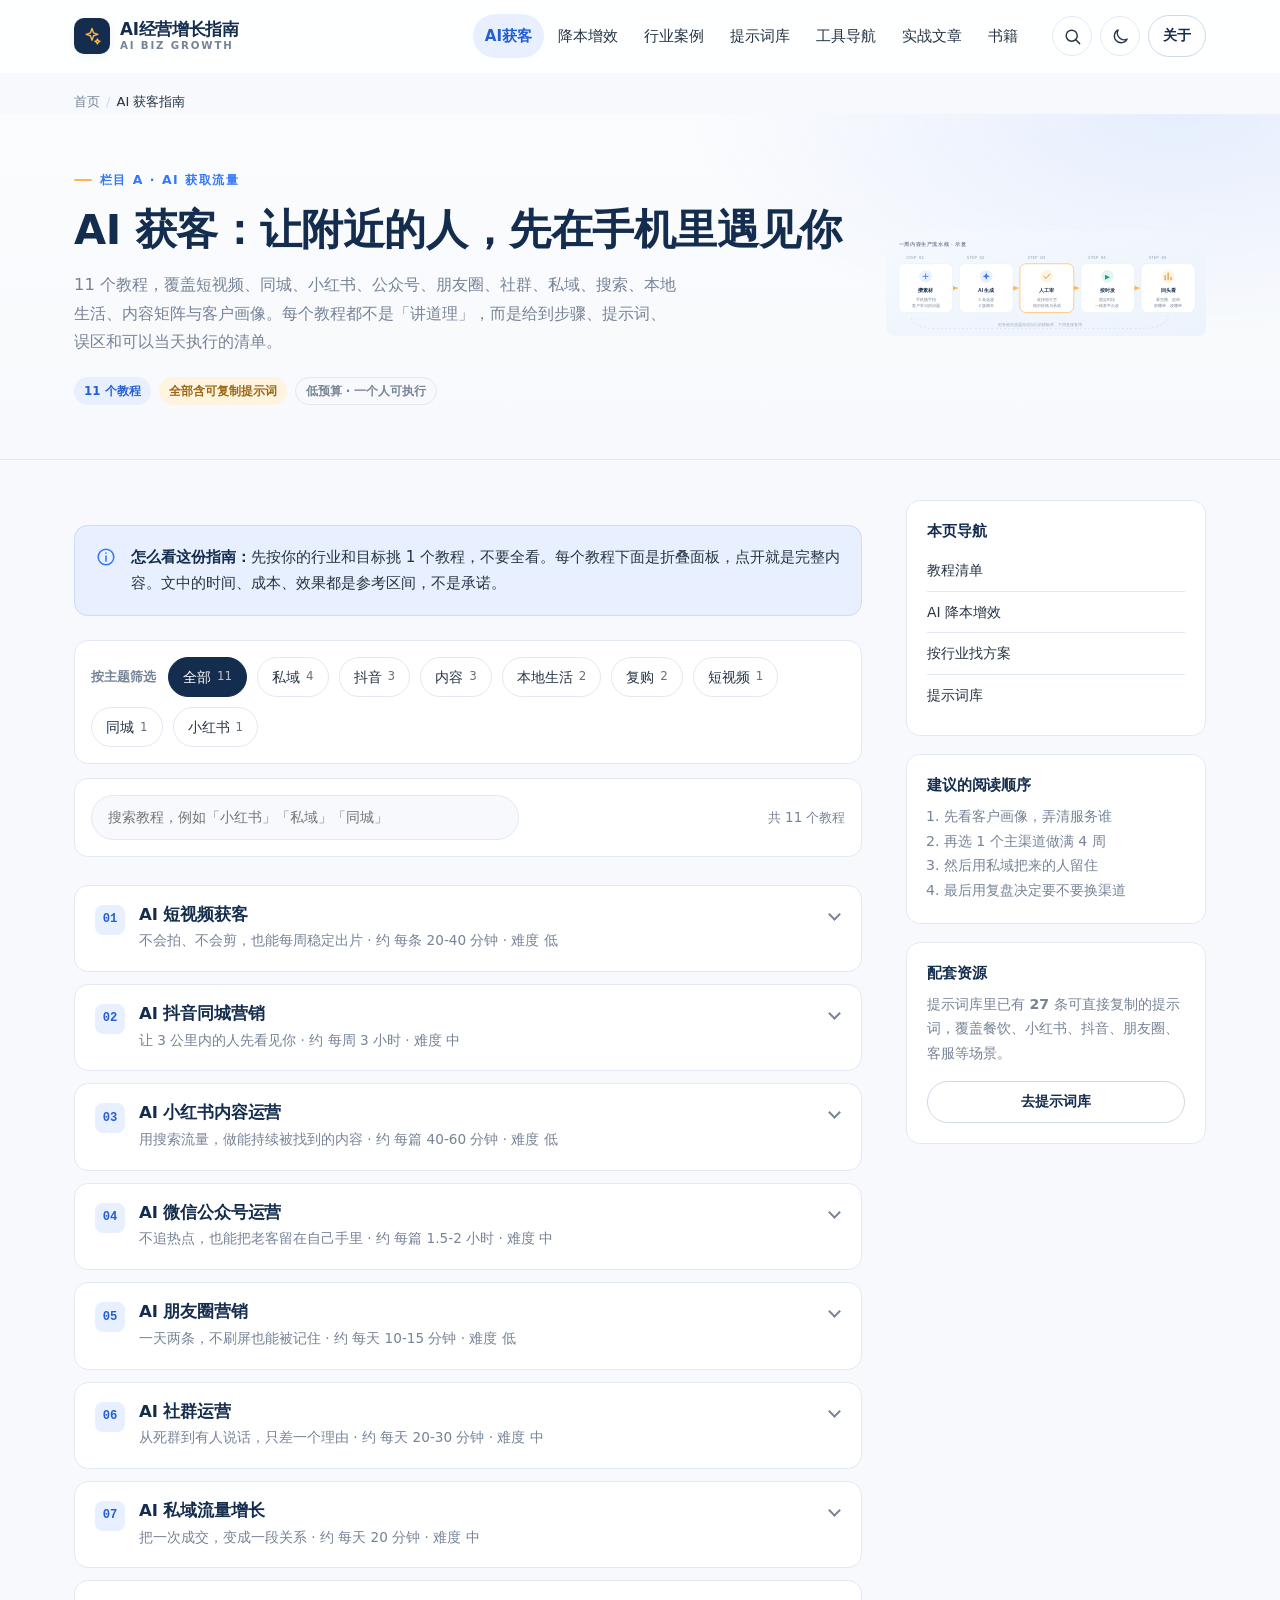
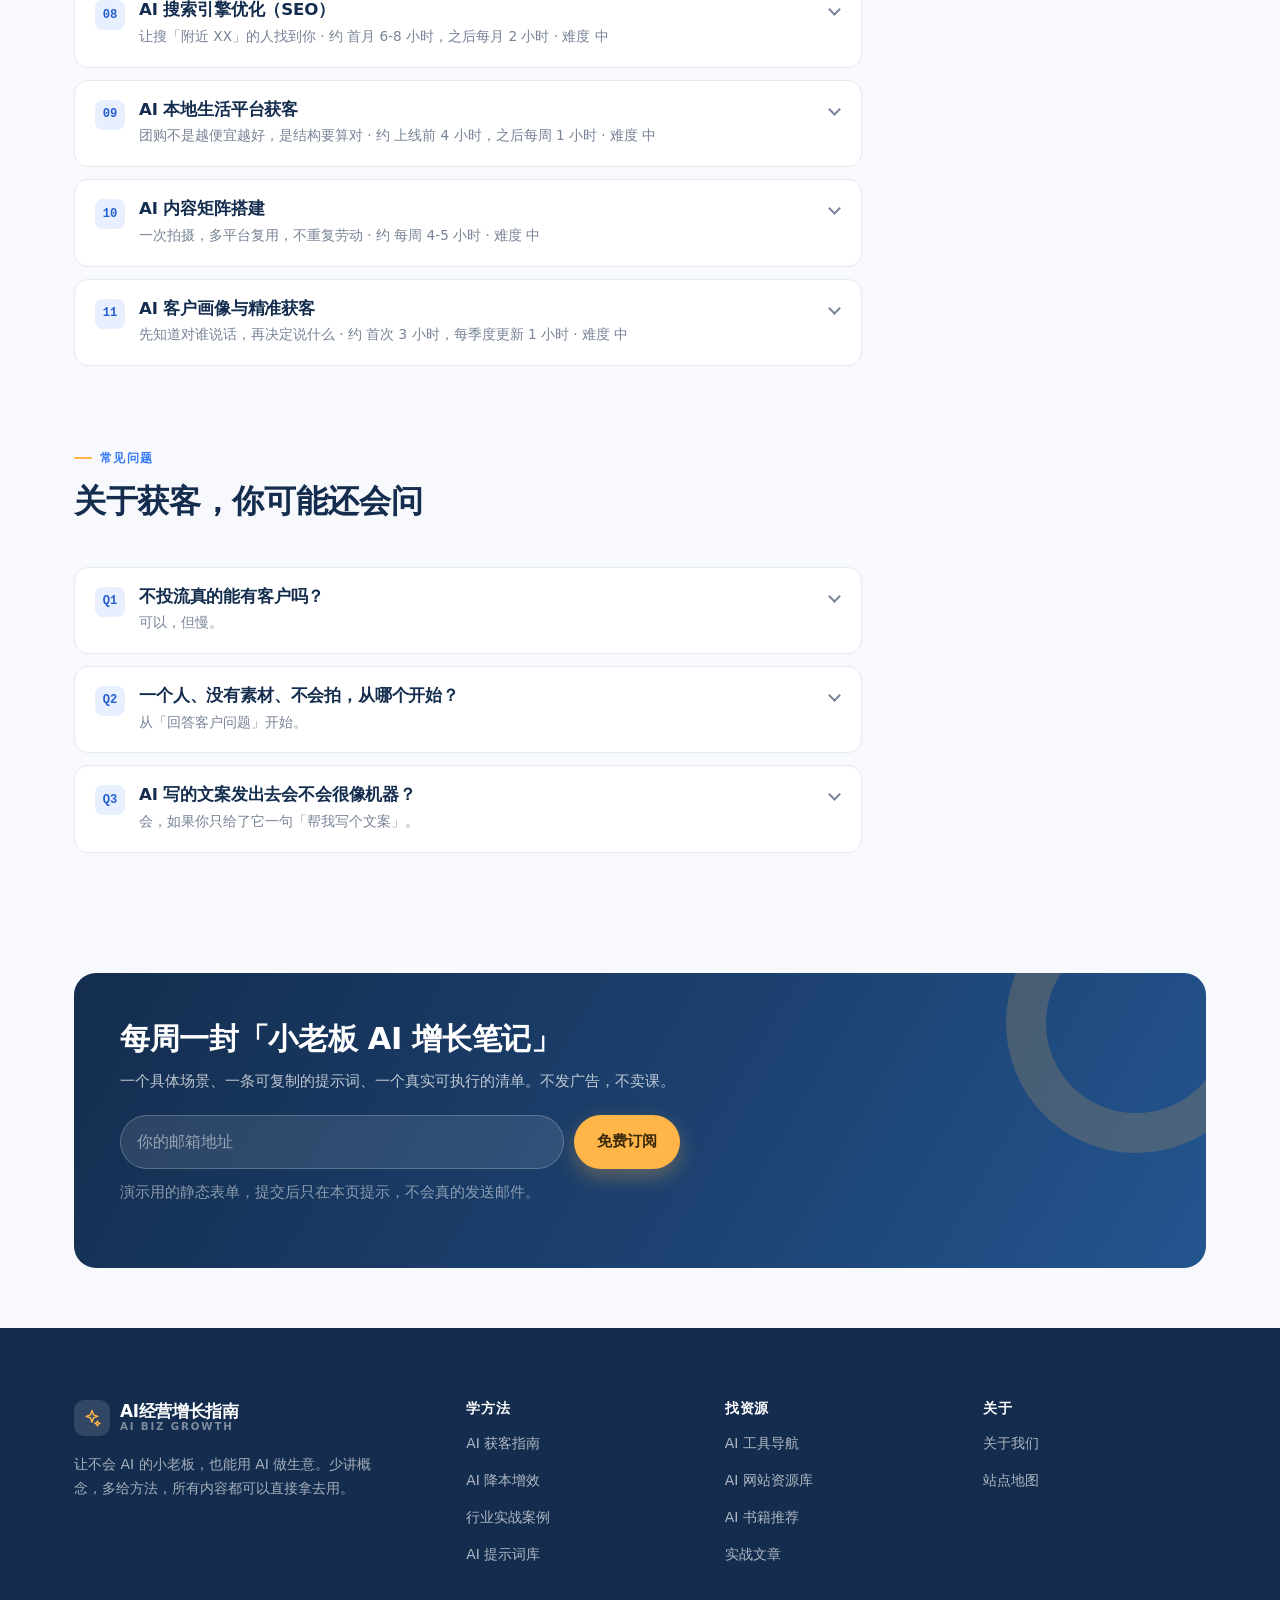
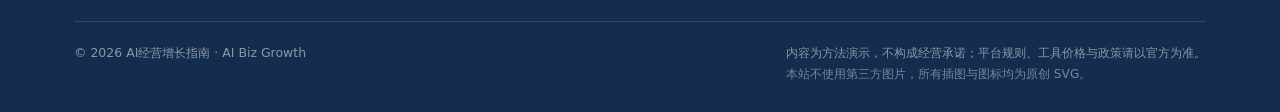
<file: growth.html>
<!DOCTYPE html>
<html lang="zh-CN">
<head>
<meta charset="UTF-8">
<meta name="viewport" content="width=device-width, initial-scale=1">
<title>AI 获客指南：11 个能给门店带来客户的实战教程 · AI经营增长指南</title>
<meta name="description" content="短视频、抖音同城、小红书、公众号、朋友圈、社群、私域、搜索、本地生活、内容矩阵、客户画像——11 个 AI 获客教程，每个都含工具、步骤、提示词、误区、衡量方法和行动清单。">
<meta name="keywords" content="AI获客,短视频获客,抖音同城,小红书运营,朋友圈营销,私域流量,本地生活,门店引流">
<meta name="theme-color" content="#142D4E">
<link rel="canonical" href="https://yuxin.run/ai-biz-growth/growth.html">
<meta property="og:type" content="article">
<meta property="og:site_name" content="AI经营增长指南">
<meta property="og:title" content="AI 获客指南：11 个能给门店带来客户的实战教程">
<meta property="og:description" content="不投流也能做的获客方法，每一个都可以一个人执行。">
<meta property="og:url" content="https://yuxin.run/ai-biz-growth/growth.html">
<link rel="icon" href="assets/svg/favicon.svg" type="image/svg+xml">
<link rel="stylesheet" href="assets/css/style.css?v=8667bad5">
<link rel="stylesheet" href="assets/css/responsive.css?v=b175d3fd">
<script type="application/ld+json">
{"@context":"https://schema.org","@type":"CollectionPage","name":"AI 获客指南","description":"11 个面向小微企业的 AI 获客实战教程","inLanguage":"zh-CN"}
</script>
</head>
<body data-track="growth">
<!-- SVG SPRITE:start 由 tools/inline-sprite.js 生成，请勿手改 -->
<svg xmlns="http://www.w3.org/2000/svg" style="position:absolute;width:0;height:0;overflow:hidden" aria-hidden="true" focusable="false">
  <defs>
    <g id="stroke-defaults"></g>
  </defs>

  <symbol id="i-search" viewBox="0 0 24 24" fill="none" stroke="currentColor" stroke-width="1.8" stroke-linecap="round" stroke-linejoin="round">
    <circle cx="11" cy="11" r="7"/><path d="M16.5 16.5 21 21"/>
  </symbol>
  <symbol id="i-menu" viewBox="0 0 24 24" fill="none" stroke="currentColor" stroke-width="1.8" stroke-linecap="round">
    <path d="M4 7h16M4 12h16M4 17h16"/>
  </symbol>
  <symbol id="i-close" viewBox="0 0 24 24" fill="none" stroke="currentColor" stroke-width="1.8" stroke-linecap="round">
    <path d="M6 6l12 12M18 6 6 18"/>
  </symbol>
  <symbol id="i-arrow-right" viewBox="0 0 24 24" fill="none" stroke="currentColor" stroke-width="1.8" stroke-linecap="round" stroke-linejoin="round">
    <path d="M4 12h15M14 6l6 6-6 6"/>
  </symbol>
  <symbol id="i-arrow-up" viewBox="0 0 24 24" fill="none" stroke="currentColor" stroke-width="1.8" stroke-linecap="round" stroke-linejoin="round">
    <path d="M12 20V5M6 11l6-6 6 6"/>
  </symbol>
  <symbol id="i-chevron-down" viewBox="0 0 24 24" fill="none" stroke="currentColor" stroke-width="1.8" stroke-linecap="round" stroke-linejoin="round">
    <path d="M6 9l6 6 6-6"/>
  </symbol>
  <symbol id="i-sun" viewBox="0 0 24 24" fill="none" stroke="currentColor" stroke-width="1.7" stroke-linecap="round">
    <circle cx="12" cy="12" r="4.2"/>
    <path d="M12 2.5v2M12 19.5v2M2.5 12h2M19.5 12h2M5.2 5.2l1.4 1.4M17.4 17.4l1.4 1.4M18.8 5.2l-1.4 1.4M6.6 17.4l-1.4 1.4"/>
  </symbol>
  <symbol id="i-moon" viewBox="0 0 24 24" fill="none" stroke="currentColor" stroke-width="1.7" stroke-linecap="round" stroke-linejoin="round">
    <path d="M20.5 15.2A8.6 8.6 0 0 1 9 3.6a8.6 8.6 0 1 0 11.5 11.6Z"/>
  </symbol>
  <symbol id="i-check" viewBox="0 0 24 24" fill="none" stroke="currentColor" stroke-width="2" stroke-linecap="round" stroke-linejoin="round">
    <path d="M4.5 12.5l5 5L20 6.5"/>
  </symbol>
  <symbol id="i-copy" viewBox="0 0 24 24" fill="none" stroke="currentColor" stroke-width="1.7" stroke-linecap="round" stroke-linejoin="round">
    <rect x="9" y="9" width="11" height="11" rx="2.5"/><path d="M5.5 15V6.5a2 2 0 0 1 2-2H16"/>
  </symbol>
  <symbol id="i-bookmark" viewBox="0 0 24 24" fill="none" stroke="currentColor" stroke-width="1.7" stroke-linecap="round" stroke-linejoin="round">
    <path d="M6 4.5h12v16l-6-4.2-6 4.2Z"/>
  </symbol>
  <symbol id="i-sparkles" viewBox="0 0 24 24" fill="none" stroke="currentColor" stroke-width="1.7" stroke-linecap="round" stroke-linejoin="round">
    <path d="M12 3l1.9 5.3L19 10l-5.1 1.7L12 17l-1.9-5.3L5 10l5.1-1.7Z"/>
    <path d="M18.5 15.5l.9 2.1 2.1.9-2.1.9-.9 2.1-.9-2.1-2.1-.9 2.1-.9Z"/>
  </symbol>
  <symbol id="i-target" viewBox="0 0 24 24" fill="none" stroke="currentColor" stroke-width="1.7">
    <circle cx="12" cy="12" r="8.5"/><circle cx="12" cy="12" r="4.5"/><circle cx="12" cy="12" r="1" fill="currentColor"/>
  </symbol>
  <symbol id="i-clock" viewBox="0 0 24 24" fill="none" stroke="currentColor" stroke-width="1.7" stroke-linecap="round" stroke-linejoin="round">
    <circle cx="12" cy="12" r="8.5"/><path d="M12 7v5.3l3.5 2"/>
  </symbol>
  <symbol id="i-warning" viewBox="0 0 24 24" fill="none" stroke="currentColor" stroke-width="1.7" stroke-linecap="round" stroke-linejoin="round">
    <path d="M12 3.6 21 20H3Z"/><path d="M12 9.5v4.3"/><circle cx="12" cy="16.8" r=".9" fill="currentColor" stroke="none"/>
  </symbol>
  <symbol id="i-info" viewBox="0 0 24 24" fill="none" stroke="currentColor" stroke-width="1.7" stroke-linecap="round">
    <circle cx="12" cy="12" r="8.5"/><path d="M12 11v5.5"/><circle cx="12" cy="7.8" r=".9" fill="currentColor" stroke="none"/>
  </symbol>
  <symbol id="i-chart" viewBox="0 0 24 24" fill="none" stroke="currentColor" stroke-width="1.7" stroke-linecap="round" stroke-linejoin="round">
    <path d="M4 20V4M4 20h16"/><path d="M7.5 15.5l3.5-4 3 2.5 5-6"/>
  </symbol>
  <symbol id="i-book" viewBox="0 0 24 24" fill="none" stroke="currentColor" stroke-width="1.7" stroke-linecap="round" stroke-linejoin="round">
    <path d="M12 6.3C10 4.6 6.5 4.4 4 5.2v14c2.5-.8 6-.6 8 1.1 2-1.7 5.5-1.9 8-1.1v-14c-2.5-.8-6-.6-8 1.1Z"/><path d="M12 6.3v14"/>
  </symbol>
  <symbol id="i-tool" viewBox="0 0 24 24" fill="none" stroke="currentColor" stroke-width="1.7" stroke-linecap="round" stroke-linejoin="round">
    <path d="M14.7 6.3a4.2 4.2 0 0 0 5.1 5.1l-8.3 8.3-4.9-4.9 8.3-8.3Z"/><path d="M5.5 18.5 3 21"/>
  </symbol>
  <symbol id="i-users" viewBox="0 0 24 24" fill="none" stroke="currentColor" stroke-width="1.7" stroke-linecap="round" stroke-linejoin="round">
    <circle cx="9" cy="8" r="3.4"/><path d="M3 19.5c0-3.2 2.7-5.8 6-5.8s6 2.6 6 5.8"/><path d="M16.2 5.2a3.4 3.4 0 0 1 0 6.6M17.5 14.2c2.3.6 4 2.6 4 5.3"/>
  </symbol>
  <symbol id="i-bag" viewBox="0 0 24 24" fill="none" stroke="currentColor" stroke-width="1.7" stroke-linecap="round" stroke-linejoin="round">
    <path d="M5 8h14l-1.1 12.5H6.1Z"/><path d="M9 8V6a3 3 0 0 1 6 0v2"/>
  </symbol>
  <symbol id="i-cup" viewBox="0 0 24 24" fill="none" stroke="currentColor" stroke-width="1.7" stroke-linecap="round" stroke-linejoin="round">
    <path d="M6.5 7.5h11L16 16.6a3 3 0 0 1-2.9 2.4h-2.2a3 3 0 0 1-2.9-2.4Z"/><path d="M14.5 3.5 13 7.5M8 4.8 7.2 7.5"/>
  </symbol>
  <symbol id="i-scissors" viewBox="0 0 24 24" fill="none" stroke="currentColor" stroke-width="1.7" stroke-linecap="round" stroke-linejoin="round">
    <circle cx="6" cy="7" r="2.6"/><circle cx="6" cy="17" r="2.6"/><path d="M8.2 8.4 20 18M8.2 15.6 20 6"/>
  </symbol>
  <symbol id="i-shirt" viewBox="0 0 24 24" fill="none" stroke="currentColor" stroke-width="1.7" stroke-linecap="round" stroke-linejoin="round">
    <path d="M8.5 4 12 5.8 15.5 4 20 7.6l-2.7 3.6-2.1-1.4V20H8.8V9.8L6.7 11.2 4 7.6Z"/>
  </symbol>
  <symbol id="i-hammer" viewBox="0 0 24 24" fill="none" stroke="currentColor" stroke-width="1.7" stroke-linecap="round" stroke-linejoin="round">
    <path d="M13.5 6.5 17 3l4 4-3.5 3.5Z"/><path d="m14 9-8.5 8.5L3 15l8.5-8.5Z"/>
  </symbol>
  <symbol id="i-wrench" viewBox="0 0 24 24" fill="none" stroke="currentColor" stroke-width="1.7" stroke-linecap="round" stroke-linejoin="round">
    <path d="M15.6 3.5a5 5 0 0 0-4.4 7.3L3.6 18.4l2 2 7.6-7.6a5 5 0 0 0 7.3-4.4l-3.2 2-2.7-2.7Z"/>
  </symbol>
  <symbol id="i-store" viewBox="0 0 24 24" fill="none" stroke="currentColor" stroke-width="1.7" stroke-linecap="round" stroke-linejoin="round">
    <path d="M4 10v10h16V10"/><path d="M3 10l2-6h14l2 6Z"/><path d="M9.5 20v-6h5v6"/>
  </symbol>
  <symbol id="i-school" viewBox="0 0 24 24" fill="none" stroke="currentColor" stroke-width="1.7" stroke-linecap="round" stroke-linejoin="round">
    <path d="M3 9.2 12 4l9 5.2-9 5.2Z"/><path d="M7 11.6V17c0 1.6 2.2 3 5 3s5-1.4 5-3v-5.4"/>
  </symbol>
  <symbol id="i-box" viewBox="0 0 24 24" fill="none" stroke="currentColor" stroke-width="1.7" stroke-linecap="round" stroke-linejoin="round">
    <path d="M12 3l8 4.4v9.2L12 21l-8-4.4V7.4Z"/><path d="M4 7.4l8 4.4 8-4.4M12 11.8V21"/>
  </symbol>
  <symbol id="i-phone" viewBox="0 0 24 24" fill="none" stroke="currentColor" stroke-width="1.7" stroke-linecap="round" stroke-linejoin="round">
    <rect x="7" y="2.5" width="10" height="19" rx="2.2"/><path d="M10.5 5.5h3"/>
  </symbol>
  <symbol id="i-calendar" viewBox="0 0 24 24" fill="none" stroke="currentColor" stroke-width="1.7" stroke-linecap="round" stroke-linejoin="round">
    <rect x="3.5" y="5" width="17" height="15.5" rx="2.2"/><path d="M3.5 10h17M8 3v4M16 3v4"/>
  </symbol>
  <symbol id="i-robot" viewBox="0 0 24 24" fill="none" stroke="currentColor" stroke-width="1.7" stroke-linecap="round" stroke-linejoin="round">
    <rect x="4" y="8" width="16" height="12" rx="3"/><path d="M12 4v4"/><circle cx="12" cy="3.2" r="1.2"/><circle cx="9" cy="13" r="1" fill="currentColor" stroke="none"/><circle cx="15" cy="13" r="1" fill="currentColor" stroke="none"/><path d="M9.5 16.5h5"/>
  </symbol>
  <symbol id="i-leaf" viewBox="0 0 24 24" fill="none" stroke="currentColor" stroke-width="1.7" stroke-linecap="round" stroke-linejoin="round">
    <path d="M20 4C10.5 4 4.5 9.5 4 20c10.5.5 16-5.5 16-16Z"/><path d="M4.5 19.5 14 10"/>
  </symbol>
  <symbol id="i-play" viewBox="0 0 24 24" fill="none" stroke="currentColor" stroke-width="1.7" stroke-linecap="round" stroke-linejoin="round">
    <circle cx="12" cy="12" r="9"/><path d="m10 8.5 6 3.5-6 3.5Z"/>
  </symbol>
  <symbol id="i-quote" viewBox="0 0 24 24" fill="none" stroke="currentColor" stroke-width="1.7" stroke-linecap="round" stroke-linejoin="round">
    <path d="M9 6C6 7 4 9.5 4 13v5h5v-5H6.5c0-2.2 1-3.6 3-4.3ZM19 6c-3 1-5 3.5-5 7v5h5v-5h-2.5c0-2.2 1-3.6 3-4.3Z"/>
  </symbol>
  <symbol id="i-mail" viewBox="0 0 24 24" fill="none" stroke="currentColor" stroke-width="1.7" stroke-linecap="round" stroke-linejoin="round">
    <rect x="3" y="5.5" width="18" height="13" rx="2.2"/><path d="m3.8 7 8.2 6 8.2-6"/>
  </symbol>
  <symbol id="i-external" viewBox="0 0 24 24" fill="none" stroke="currentColor" stroke-width="1.7" stroke-linecap="round" stroke-linejoin="round">
    <path d="M14 4h6v6M20 4l-8.5 8.5"/><path d="M18 14v5.5H4.5V6H10"/>
  </symbol>
</svg>
<!-- SVG SPRITE:end -->


<a class="skip-link" href="#main">跳到主要内容</a>

<header class="site-header">
  <div class="container nav">
    <a class="brand" href="index.html" aria-label="AI经营增长指南 首页">
      <span class="brand-mark"><svg width="20" height="20" aria-hidden="true" style="color:#FFB547"><use href="#i-sparkles"></use></svg></span>
      <span class="brand-name">AI经营增长指南<span class="brand-sub">AI BIZ GROWTH</span></span>
    </a>
    <ul class="nav-links">
      <li><a href="growth.html">AI获客</a></li>
      <li><a href="efficiency.html">降本增效</a></li>
      <li><a href="cases.html">行业案例</a></li>
      <li><a href="prompts.html">提示词库</a></li>
      <li><a href="tools.html">工具导航</a></li>
      <li><a href="articles.html">实战文章</a></li>
      <li><a href="books.html">书籍</a></li>
    </ul>
    <div class="nav-actions">
      <button class="icon-btn" type="button" data-search-open aria-label="站内搜索"><svg aria-hidden="true"><use href="#i-search"></use></svg></button>
      <button class="icon-btn" type="button" data-theme-toggle aria-label="切换深色模式" aria-pressed="false"><svg aria-hidden="true"><use href="#i-moon"></use></svg></button>
      <a class="btn btn-ghost btn-sm" href="about.html">关于</a>
      <button class="icon-btn nav-toggle" type="button" data-drawer-open aria-label="打开菜单" aria-expanded="false"><svg aria-hidden="true"><use href="#i-menu"></use></svg></button>
    </div>
  </div>
</header>

<div class="drawer" id="drawer" aria-hidden="true">
  <div class="drawer-backdrop" data-drawer-close></div>
  <div class="drawer-panel" role="dialog" aria-modal="true" aria-label="站点导航">
    <div class="drawer-head">
      <strong>站点导航</strong>
      <button class="icon-btn" type="button" data-drawer-close aria-label="关闭菜单"><svg aria-hidden="true"><use href="#i-close"></use></svg></button>
    </div>
    <ul class="drawer-nav">
      <li><a href="index.html">首页</a></li>
      <li><a href="growth.html">AI 获客指南</a></li>
      <li><a href="efficiency.html">AI 降本增效</a></li>
      <li><a href="cases.html">行业实战案例</a></li>
      <li><a href="prompts.html">AI 提示词库</a></li>
      <li><a href="tools.html">AI 工具导航</a></li>
      <li><a href="websites.html">AI 网站资源库</a></li>
      <li><a href="books.html">AI 书籍推荐</a></li>
      <li><a href="articles.html">实战文章</a></li>
      <li><a href="about.html">关于我们</a></li>
    </ul>
    <a class="btn btn-primary btn-block" href="growth.html">开始 AI 增长实战</a>
  </div>
</div>

<main id="main">
  <nav class="breadcrumb" aria-label="面包屑">
    <div class="container">
      <ol>
        <li><a href="index.html">首页</a></li>
        <li><span aria-current="page">AI 获客指南</span></li>
      </ol>
    </div>
  </nav>

  <section class="page-hero">
    <div class="container page-hero__inner">
      <div>
        <p class="eyebrow">栏目 A · AI 获取流量</p>
        <h1>AI 获客：让附近的人，先在手机里遇见你</h1>
        <p class="page-hero__lede">11 个教程，覆盖短视频、同城、小红书、公众号、朋友圈、社群、私域、搜索、本地生活、内容矩阵与客户画像。每个教程都不是「讲道理」，而是给到步骤、提示词、误区和可以当天执行的清单。</p>
        <div class="page-hero__meta">
          <span class="badge">11 个教程</span>
          <span class="badge badge--amber">全部含可复制提示词</span>
          <span class="badge badge--gray">低预算 · 一个人可执行</span>
        </div>
      </div>
      <div class="page-hero__art">
        <img src="assets/svg/workflow.svg" width="760" height="250" alt="内容生产流水线示意：攒素材、AI 生成、人工核对、按时发布、回头复盘" loading="lazy" decoding="async">
      </div>
    </div>
  </section>

  <div class="container" style="padding-top:clamp(26px,4vw,40px)">
    <div class="with-aside">
      <div>
        <div class="callout" style="margin-bottom:24px">
          <svg class="callout__icon" aria-hidden="true"><use href="#i-info"></use></svg>
          <div>
            <p><strong>怎么看这份指南：</strong>先按你的行业和目标挑 1 个教程，不要全看。每个教程下面是折叠面板，点开就是完整内容。文中的时间、成本、效果都是参考区间，不是承诺。</p>
          </div>
        </div>

        <div class="filter-bar" id="tutFilter">
          <span class="filter-bar__label">按主题筛选</span>
        </div>
        <div class="filter-bar">
          <label class="visually-hidden" for="tutSearch">搜索教程</label>
          <input id="tutSearch" type="search" placeholder="搜索教程，例如「小红书」「私域」「同城」">
          <span class="filter-bar__spacer"></span>
          <span class="filter-result" id="tutCount">共 11 个教程</span>
        </div>

        <div class="tut-section" id="tutList">
          <div class="empty-state"><strong>正在加载教程…</strong><p class="small">如果长时间没有内容，请刷新页面重试。</p></div>
        </div>

        <section class="section section--tight">
          <div class="section-head">
            <p class="eyebrow">常见问题</p>
            <h2>关于获客，你可能还会问</h2>
          </div>
          <div class="stack">
            <details class="tut-item">
              <summary><span class="tut-item__index">Q1</span><div><h3>不投流真的能有客户吗？</h3><p>可以，但慢。</p></div></summary>
              <div class="tut-body">
                <p>不投流拿到的是三种流量：搜索流量、同城流量、熟人转发。它们共同的特点是「慢但对」。一条回答具体问题的内容，可能一两个月后才开始有人搜到，但搜到的人需求很明确。</p>
                <p>如果一个月内必须要客流，内容不是最优解；但如果你想搭一个不花钱、能持续累积的入口，内容值得做。两者不冲突，只是别指望内容立刻替代投放。</p>
              </div>
            </details>
            <details class="tut-item">
              <summary><span class="tut-item__index">Q2</span><div><h3>一个人、没有素材、不会拍，从哪个开始？</h3><p>从「回答客户问题」开始。</p></div></summary>
              <div class="tut-body">
                <p>把你最近被问过的 20 个问题写下来，每条拍 15 秒或写成一段短图文。这类内容不需要创意，只需要准确。等你能稳定输出问题型内容，再去考虑拍品牌片。</p>
              </div>
            </details>
            <details class="tut-item">
              <summary><span class="tut-item__index">Q3</span><div><h3>AI 写的文案发出去会不会很像机器？</h3><p>会，如果你只给了它一句「帮我写个文案」。</p></div></summary>
              <div class="tut-body">
                <p>让输出像人话的关键，是你输入的信息够具体：今天到了什么、几点出锅、多少钱、适合几个人、不适合谁。这些细节只有你知道。AI 负责组织语言，事实必须你来给。</p>
              </div>
            </details>
          </div>
        </section>
      </div>

      <aside class="aside-sticky" data-aside-nav>
        <div class="aside-card">
          <h3>本页导航</h3>
          <ul class="aside-nav">
            <li><a href="#main">教程清单</a></li>
            <li><a href="efficiency.html">AI 降本增效</a></li>
            <li><a href="cases.html">按行业找方案</a></li>
            <li><a href="prompts.html">提示词库</a></li>
          </ul>
        </div>
        <div class="aside-card">
          <h3>建议的阅读顺序</h3>
          <ol class="small muted" style="padding-left:1.2em;margin:0">
            <li>先看客户画像，弄清服务谁</li>
            <li>再选 1 个主渠道做满 4 周</li>
            <li>然后用私域把来的人留住</li>
            <li>最后用复盘决定要不要换渠道</li>
          </ol>
        </div>
        <div class="aside-card">
          <h3>配套资源</h3>
          <p class="small muted">提示词库里已有 <strong id="promptTotal">27</strong> 条可直接复制的提示词，覆盖餐饮、小红书、抖音、朋友圈、客服等场景。</p>
          <a class="btn btn-ghost btn-sm btn-block" href="prompts.html">去提示词库</a>
        </div>
      </aside>
    </div>
  </div>

  <section class="section section--tight">
    <div class="container">
      <div class="subscribe">
        <div class="subscribe__inner">
          <h2>每周一封「小老板 AI 增长笔记」</h2>
          <p>一个具体场景、一条可复制的提示词、一个真实可执行的清单。不发广告，不卖课。</p>
          <form class="form-row" style="margin-top:20px" data-subscribe>
            <label class="visually-hidden" for="subEmail2">邮箱地址</label>
            <input id="subEmail2" type="email" placeholder="你的邮箱地址" required>
            <button class="btn btn-amber" type="submit">免费订阅</button>
          </form>
          <p class="form-hint">演示用的静态表单，提交后只在本页提示，不会真的发送邮件。</p>
        </div>
      </div>
    </div>
  </section>
</main>

<footer class="site-footer">
  <div class="container">
    <div class="footer-grid">
      <div class="footer-about">
        <a class="brand" href="index.html">
          <span class="brand-mark"><svg width="20" height="20" aria-hidden="true" style="color:#FFB547"><use href="#i-sparkles"></use></svg></span>
          <span class="brand-name">AI经营增长指南<span class="brand-sub">AI BIZ GROWTH</span></span>
        </a>
        <p>让不会 AI 的小老板，也能用 AI 做生意。少讲概念，多给方法，所有内容都可以直接拿去用。</p>
      </div>
      <div class="footer-col">
        <h4>学方法</h4>
        <ul>
          <li><a href="growth.html">AI 获客指南</a></li>
          <li><a href="efficiency.html">AI 降本增效</a></li>
          <li><a href="cases.html">行业实战案例</a></li>
          <li><a href="prompts.html">AI 提示词库</a></li>
        </ul>
      </div>
      <div class="footer-col">
        <h4>找资源</h4>
        <ul>
          <li><a href="tools.html">AI 工具导航</a></li>
          <li><a href="websites.html">AI 网站资源库</a></li>
          <li><a href="books.html">AI 书籍推荐</a></li>
          <li><a href="articles.html">实战文章</a></li>
        </ul>
      </div>
      <div class="footer-col">
        <h4>关于</h4>
        <ul>
          <li><a href="about.html">关于我们</a></li>
          <li><a href="sitemap.html">站点地图</a></li>
        </ul>
      </div>
    </div>
    <div class="footer-bottom">
      <p>© 2026 AI经营增长指南 · AI Biz Growth</p>
      <div>
        <p>内容为方法演示，不构成经营承诺；平台规则、工具价格与政策请以官方为准。</p>
        <p class="footer-disclaimer">本站不使用第三方图片，所有插图与图标均为原创 SVG。</p>
      </div>
    </div>
  </div>
</footer>

<button class="back-top" id="backTop" type="button" aria-label="返回顶部"><svg aria-hidden="true"><use href="#i-arrow-up"></use></svg></button>

<div class="search-overlay" id="searchOverlay" aria-hidden="true">
  <div class="search-dialog" role="dialog" aria-modal="true" aria-labelledby="searchTitle">
    <div class="search-field">
      <svg aria-hidden="true"><use href="#i-search"></use></svg>
      <label class="visually-hidden" id="searchTitle" for="searchInput">站内搜索</label>
      <input id="searchInput" type="search" placeholder="搜索文章、工具、提示词…（按 / 或 Ctrl+K）" autocomplete="off">
      <button class="icon-btn" type="button" data-search-close aria-label="关闭搜索"><svg aria-hidden="true"><use href="#i-close"></use></svg></button>
    </div>
    <div class="search-hints" id="searchResults"></div>
    <div class="search-foot"><span>↑ ↓ 选择</span><span>Enter 打开</span><span>Esc 关闭</span></div>
  </div>
</div>

<script src="assets/js/main.js?v=47d32773"></script>
<script src="assets/js/ui.js?v=074137f3"></script>
<script src="assets/js/search.js?v=25d5a6bd"></script>
<script src="assets/js/tutorials.js?v=0838fea7"></script>
</body>
</html>
</file>
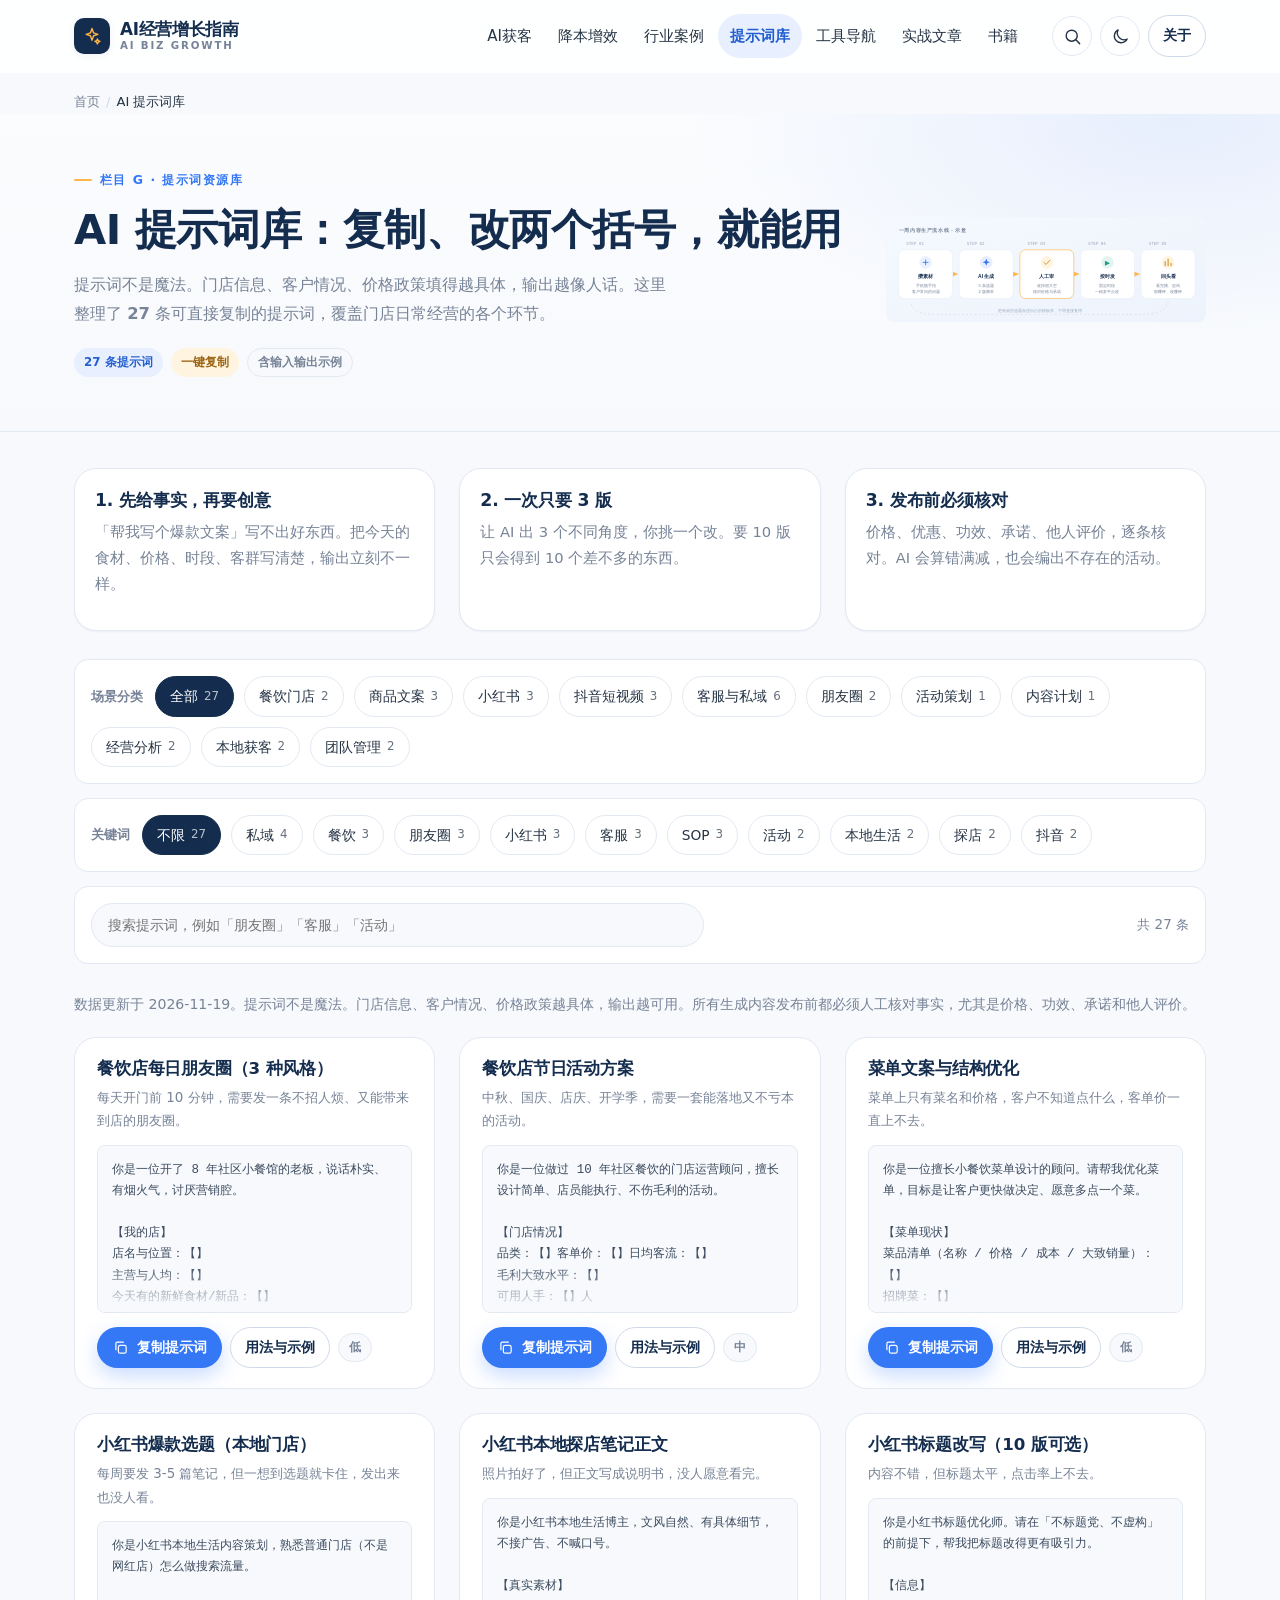
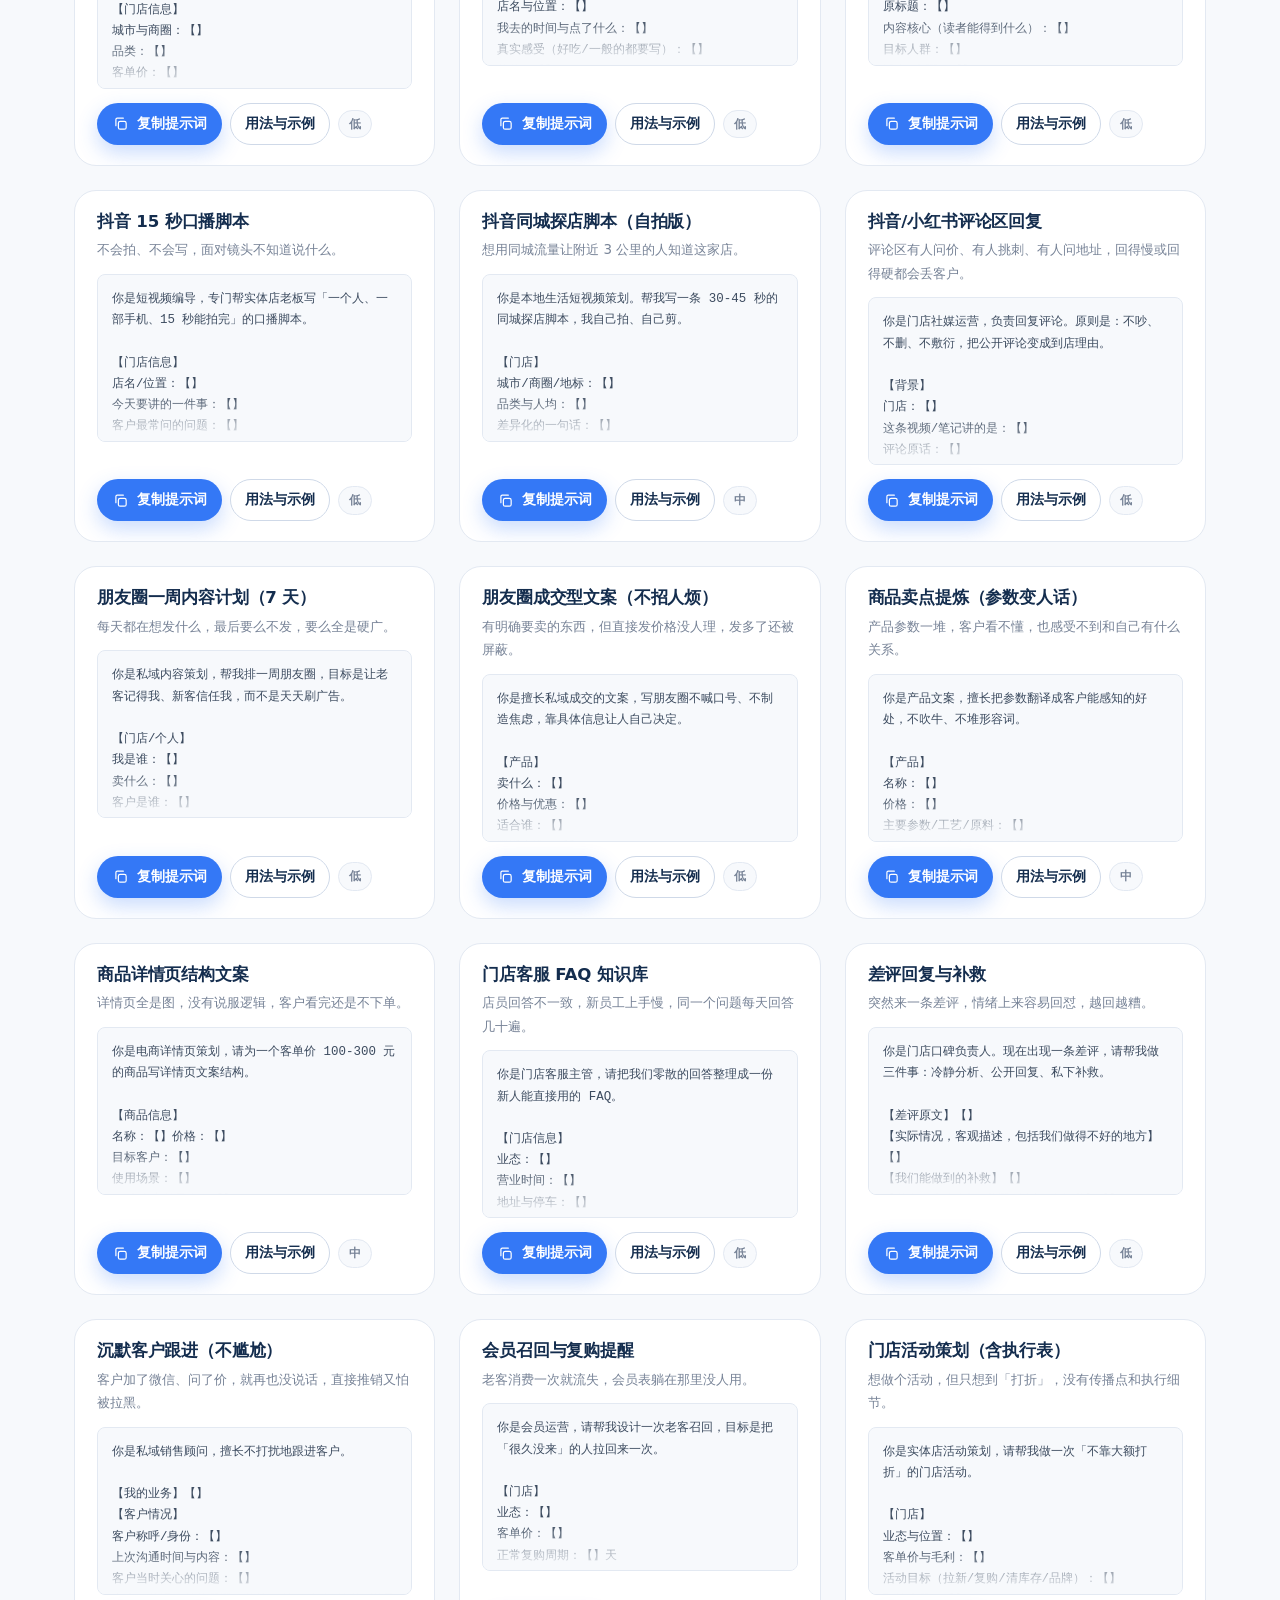
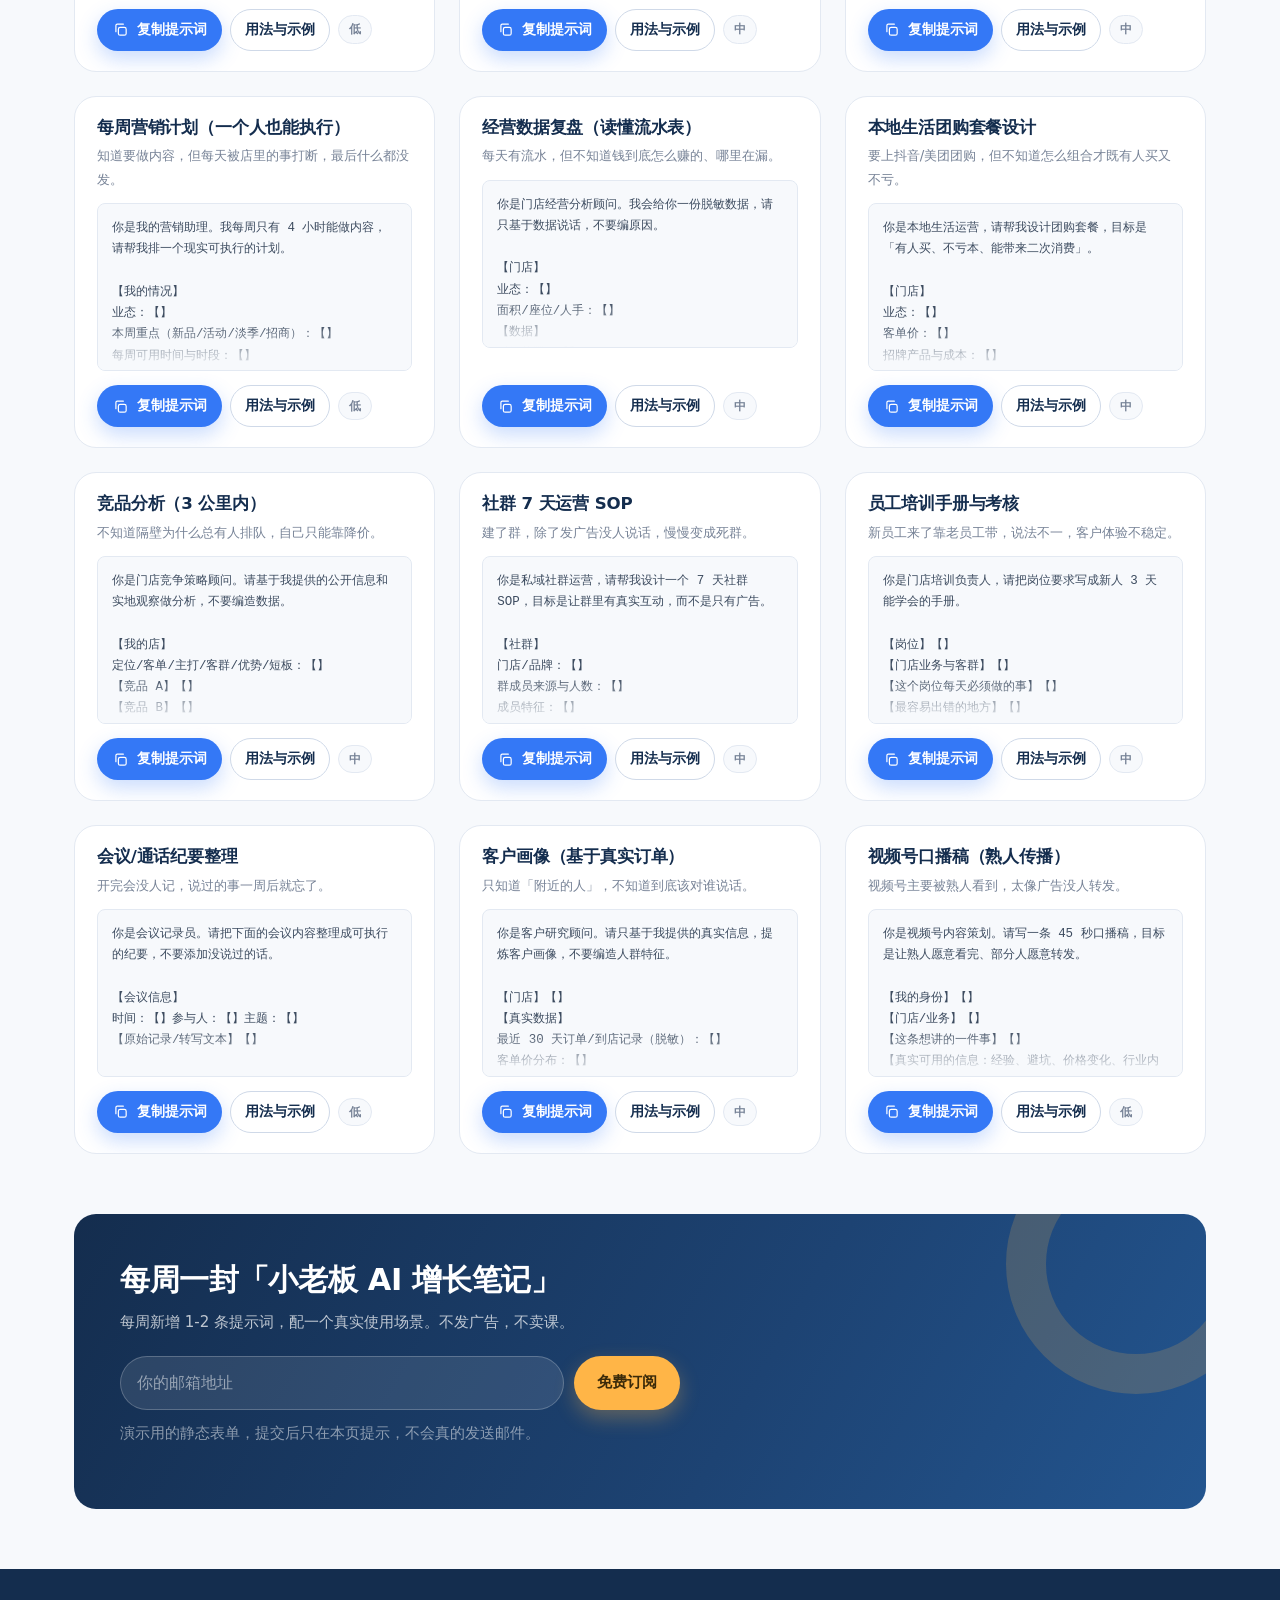
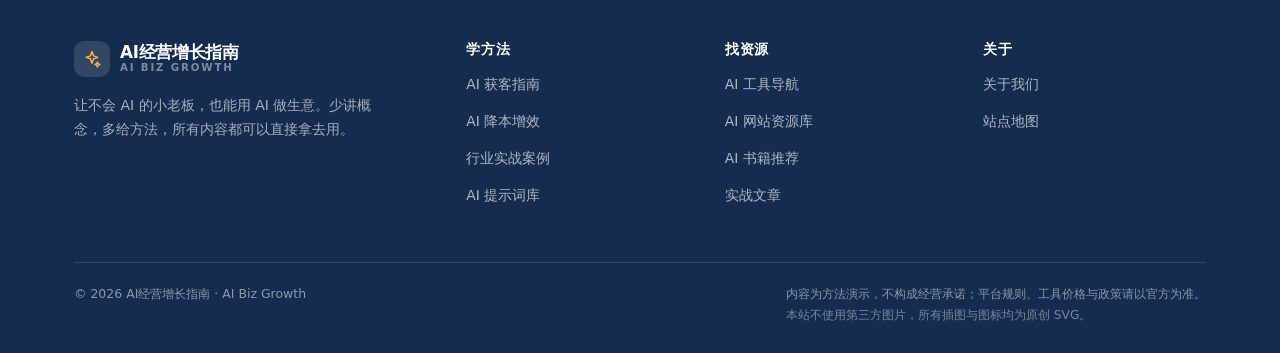
<file: prompts.html>
<!DOCTYPE html>
<html lang="zh-CN">
<head>
<meta charset="UTF-8">
<meta name="viewport" content="width=device-width, initial-scale=1">
<title>AI 提示词库：27 条可直接复制的经营提示词 · AI经营增长指南</title>
<meta name="description" content="餐饮朋友圈、小红书选题、抖音口播、商品卖点、客服问答、客户跟进、活动策划、经营复盘、周计划、本地获客、团队管理——27 条中文提示词，含适用场景、使用方法、输入输出示例、优化技巧与一键复制。">
<meta name="keywords" content="AI提示词,提示词模板,门店文案提示词,朋友圈文案,小红书选题,客服话术,经营复盘">
<meta name="theme-color" content="#142D4E">
<link rel="canonical" href="https://yuxin.run/ai-biz-growth/prompts.html">
<meta property="og:type" content="article">
<meta property="og:site_name" content="AI经营增长指南">
<meta property="og:title" content="AI 提示词库：27 条可直接复制的经营提示词">
<meta property="og:description" content="把括号里的内容换成你的门店信息，就能用。">
<meta property="og:url" content="https://yuxin.run/ai-biz-growth/prompts.html">
<link rel="icon" href="assets/svg/favicon.svg" type="image/svg+xml">
<link rel="stylesheet" href="assets/css/style.css?v=8667bad5">
<link rel="stylesheet" href="assets/css/responsive.css?v=b175d3fd">
<script type="application/ld+json">
{"@context":"https://schema.org","@type":"CollectionPage","name":"AI 提示词库","description":"面向小微企业经营的中文 AI 提示词集合","inLanguage":"zh-CN"}
</script>
</head>
<body>
<!-- SVG SPRITE:start 由 tools/inline-sprite.js 生成，请勿手改 -->
<svg xmlns="http://www.w3.org/2000/svg" style="position:absolute;width:0;height:0;overflow:hidden" aria-hidden="true" focusable="false">
  <defs>
    <g id="stroke-defaults"></g>
  </defs>

  <symbol id="i-search" viewBox="0 0 24 24" fill="none" stroke="currentColor" stroke-width="1.8" stroke-linecap="round" stroke-linejoin="round">
    <circle cx="11" cy="11" r="7"/><path d="M16.5 16.5 21 21"/>
  </symbol>
  <symbol id="i-menu" viewBox="0 0 24 24" fill="none" stroke="currentColor" stroke-width="1.8" stroke-linecap="round">
    <path d="M4 7h16M4 12h16M4 17h16"/>
  </symbol>
  <symbol id="i-close" viewBox="0 0 24 24" fill="none" stroke="currentColor" stroke-width="1.8" stroke-linecap="round">
    <path d="M6 6l12 12M18 6 6 18"/>
  </symbol>
  <symbol id="i-arrow-right" viewBox="0 0 24 24" fill="none" stroke="currentColor" stroke-width="1.8" stroke-linecap="round" stroke-linejoin="round">
    <path d="M4 12h15M14 6l6 6-6 6"/>
  </symbol>
  <symbol id="i-arrow-up" viewBox="0 0 24 24" fill="none" stroke="currentColor" stroke-width="1.8" stroke-linecap="round" stroke-linejoin="round">
    <path d="M12 20V5M6 11l6-6 6 6"/>
  </symbol>
  <symbol id="i-chevron-down" viewBox="0 0 24 24" fill="none" stroke="currentColor" stroke-width="1.8" stroke-linecap="round" stroke-linejoin="round">
    <path d="M6 9l6 6 6-6"/>
  </symbol>
  <symbol id="i-sun" viewBox="0 0 24 24" fill="none" stroke="currentColor" stroke-width="1.7" stroke-linecap="round">
    <circle cx="12" cy="12" r="4.2"/>
    <path d="M12 2.5v2M12 19.5v2M2.5 12h2M19.5 12h2M5.2 5.2l1.4 1.4M17.4 17.4l1.4 1.4M18.8 5.2l-1.4 1.4M6.6 17.4l-1.4 1.4"/>
  </symbol>
  <symbol id="i-moon" viewBox="0 0 24 24" fill="none" stroke="currentColor" stroke-width="1.7" stroke-linecap="round" stroke-linejoin="round">
    <path d="M20.5 15.2A8.6 8.6 0 0 1 9 3.6a8.6 8.6 0 1 0 11.5 11.6Z"/>
  </symbol>
  <symbol id="i-check" viewBox="0 0 24 24" fill="none" stroke="currentColor" stroke-width="2" stroke-linecap="round" stroke-linejoin="round">
    <path d="M4.5 12.5l5 5L20 6.5"/>
  </symbol>
  <symbol id="i-copy" viewBox="0 0 24 24" fill="none" stroke="currentColor" stroke-width="1.7" stroke-linecap="round" stroke-linejoin="round">
    <rect x="9" y="9" width="11" height="11" rx="2.5"/><path d="M5.5 15V6.5a2 2 0 0 1 2-2H16"/>
  </symbol>
  <symbol id="i-bookmark" viewBox="0 0 24 24" fill="none" stroke="currentColor" stroke-width="1.7" stroke-linecap="round" stroke-linejoin="round">
    <path d="M6 4.5h12v16l-6-4.2-6 4.2Z"/>
  </symbol>
  <symbol id="i-sparkles" viewBox="0 0 24 24" fill="none" stroke="currentColor" stroke-width="1.7" stroke-linecap="round" stroke-linejoin="round">
    <path d="M12 3l1.9 5.3L19 10l-5.1 1.7L12 17l-1.9-5.3L5 10l5.1-1.7Z"/>
    <path d="M18.5 15.5l.9 2.1 2.1.9-2.1.9-.9 2.1-.9-2.1-2.1-.9 2.1-.9Z"/>
  </symbol>
  <symbol id="i-target" viewBox="0 0 24 24" fill="none" stroke="currentColor" stroke-width="1.7">
    <circle cx="12" cy="12" r="8.5"/><circle cx="12" cy="12" r="4.5"/><circle cx="12" cy="12" r="1" fill="currentColor"/>
  </symbol>
  <symbol id="i-clock" viewBox="0 0 24 24" fill="none" stroke="currentColor" stroke-width="1.7" stroke-linecap="round" stroke-linejoin="round">
    <circle cx="12" cy="12" r="8.5"/><path d="M12 7v5.3l3.5 2"/>
  </symbol>
  <symbol id="i-warning" viewBox="0 0 24 24" fill="none" stroke="currentColor" stroke-width="1.7" stroke-linecap="round" stroke-linejoin="round">
    <path d="M12 3.6 21 20H3Z"/><path d="M12 9.5v4.3"/><circle cx="12" cy="16.8" r=".9" fill="currentColor" stroke="none"/>
  </symbol>
  <symbol id="i-info" viewBox="0 0 24 24" fill="none" stroke="currentColor" stroke-width="1.7" stroke-linecap="round">
    <circle cx="12" cy="12" r="8.5"/><path d="M12 11v5.5"/><circle cx="12" cy="7.8" r=".9" fill="currentColor" stroke="none"/>
  </symbol>
  <symbol id="i-chart" viewBox="0 0 24 24" fill="none" stroke="currentColor" stroke-width="1.7" stroke-linecap="round" stroke-linejoin="round">
    <path d="M4 20V4M4 20h16"/><path d="M7.5 15.5l3.5-4 3 2.5 5-6"/>
  </symbol>
  <symbol id="i-book" viewBox="0 0 24 24" fill="none" stroke="currentColor" stroke-width="1.7" stroke-linecap="round" stroke-linejoin="round">
    <path d="M12 6.3C10 4.6 6.5 4.4 4 5.2v14c2.5-.8 6-.6 8 1.1 2-1.7 5.5-1.9 8-1.1v-14c-2.5-.8-6-.6-8 1.1Z"/><path d="M12 6.3v14"/>
  </symbol>
  <symbol id="i-tool" viewBox="0 0 24 24" fill="none" stroke="currentColor" stroke-width="1.7" stroke-linecap="round" stroke-linejoin="round">
    <path d="M14.7 6.3a4.2 4.2 0 0 0 5.1 5.1l-8.3 8.3-4.9-4.9 8.3-8.3Z"/><path d="M5.5 18.5 3 21"/>
  </symbol>
  <symbol id="i-users" viewBox="0 0 24 24" fill="none" stroke="currentColor" stroke-width="1.7" stroke-linecap="round" stroke-linejoin="round">
    <circle cx="9" cy="8" r="3.4"/><path d="M3 19.5c0-3.2 2.7-5.8 6-5.8s6 2.6 6 5.8"/><path d="M16.2 5.2a3.4 3.4 0 0 1 0 6.6M17.5 14.2c2.3.6 4 2.6 4 5.3"/>
  </symbol>
  <symbol id="i-bag" viewBox="0 0 24 24" fill="none" stroke="currentColor" stroke-width="1.7" stroke-linecap="round" stroke-linejoin="round">
    <path d="M5 8h14l-1.1 12.5H6.1Z"/><path d="M9 8V6a3 3 0 0 1 6 0v2"/>
  </symbol>
  <symbol id="i-cup" viewBox="0 0 24 24" fill="none" stroke="currentColor" stroke-width="1.7" stroke-linecap="round" stroke-linejoin="round">
    <path d="M6.5 7.5h11L16 16.6a3 3 0 0 1-2.9 2.4h-2.2a3 3 0 0 1-2.9-2.4Z"/><path d="M14.5 3.5 13 7.5M8 4.8 7.2 7.5"/>
  </symbol>
  <symbol id="i-scissors" viewBox="0 0 24 24" fill="none" stroke="currentColor" stroke-width="1.7" stroke-linecap="round" stroke-linejoin="round">
    <circle cx="6" cy="7" r="2.6"/><circle cx="6" cy="17" r="2.6"/><path d="M8.2 8.4 20 18M8.2 15.6 20 6"/>
  </symbol>
  <symbol id="i-shirt" viewBox="0 0 24 24" fill="none" stroke="currentColor" stroke-width="1.7" stroke-linecap="round" stroke-linejoin="round">
    <path d="M8.5 4 12 5.8 15.5 4 20 7.6l-2.7 3.6-2.1-1.4V20H8.8V9.8L6.7 11.2 4 7.6Z"/>
  </symbol>
  <symbol id="i-hammer" viewBox="0 0 24 24" fill="none" stroke="currentColor" stroke-width="1.7" stroke-linecap="round" stroke-linejoin="round">
    <path d="M13.5 6.5 17 3l4 4-3.5 3.5Z"/><path d="m14 9-8.5 8.5L3 15l8.5-8.5Z"/>
  </symbol>
  <symbol id="i-wrench" viewBox="0 0 24 24" fill="none" stroke="currentColor" stroke-width="1.7" stroke-linecap="round" stroke-linejoin="round">
    <path d="M15.6 3.5a5 5 0 0 0-4.4 7.3L3.6 18.4l2 2 7.6-7.6a5 5 0 0 0 7.3-4.4l-3.2 2-2.7-2.7Z"/>
  </symbol>
  <symbol id="i-store" viewBox="0 0 24 24" fill="none" stroke="currentColor" stroke-width="1.7" stroke-linecap="round" stroke-linejoin="round">
    <path d="M4 10v10h16V10"/><path d="M3 10l2-6h14l2 6Z"/><path d="M9.5 20v-6h5v6"/>
  </symbol>
  <symbol id="i-school" viewBox="0 0 24 24" fill="none" stroke="currentColor" stroke-width="1.7" stroke-linecap="round" stroke-linejoin="round">
    <path d="M3 9.2 12 4l9 5.2-9 5.2Z"/><path d="M7 11.6V17c0 1.6 2.2 3 5 3s5-1.4 5-3v-5.4"/>
  </symbol>
  <symbol id="i-box" viewBox="0 0 24 24" fill="none" stroke="currentColor" stroke-width="1.7" stroke-linecap="round" stroke-linejoin="round">
    <path d="M12 3l8 4.4v9.2L12 21l-8-4.4V7.4Z"/><path d="M4 7.4l8 4.4 8-4.4M12 11.8V21"/>
  </symbol>
  <symbol id="i-phone" viewBox="0 0 24 24" fill="none" stroke="currentColor" stroke-width="1.7" stroke-linecap="round" stroke-linejoin="round">
    <rect x="7" y="2.5" width="10" height="19" rx="2.2"/><path d="M10.5 5.5h3"/>
  </symbol>
  <symbol id="i-calendar" viewBox="0 0 24 24" fill="none" stroke="currentColor" stroke-width="1.7" stroke-linecap="round" stroke-linejoin="round">
    <rect x="3.5" y="5" width="17" height="15.5" rx="2.2"/><path d="M3.5 10h17M8 3v4M16 3v4"/>
  </symbol>
  <symbol id="i-robot" viewBox="0 0 24 24" fill="none" stroke="currentColor" stroke-width="1.7" stroke-linecap="round" stroke-linejoin="round">
    <rect x="4" y="8" width="16" height="12" rx="3"/><path d="M12 4v4"/><circle cx="12" cy="3.2" r="1.2"/><circle cx="9" cy="13" r="1" fill="currentColor" stroke="none"/><circle cx="15" cy="13" r="1" fill="currentColor" stroke="none"/><path d="M9.5 16.5h5"/>
  </symbol>
  <symbol id="i-leaf" viewBox="0 0 24 24" fill="none" stroke="currentColor" stroke-width="1.7" stroke-linecap="round" stroke-linejoin="round">
    <path d="M20 4C10.5 4 4.5 9.5 4 20c10.5.5 16-5.5 16-16Z"/><path d="M4.5 19.5 14 10"/>
  </symbol>
  <symbol id="i-play" viewBox="0 0 24 24" fill="none" stroke="currentColor" stroke-width="1.7" stroke-linecap="round" stroke-linejoin="round">
    <circle cx="12" cy="12" r="9"/><path d="m10 8.5 6 3.5-6 3.5Z"/>
  </symbol>
  <symbol id="i-quote" viewBox="0 0 24 24" fill="none" stroke="currentColor" stroke-width="1.7" stroke-linecap="round" stroke-linejoin="round">
    <path d="M9 6C6 7 4 9.5 4 13v5h5v-5H6.5c0-2.2 1-3.6 3-4.3ZM19 6c-3 1-5 3.5-5 7v5h5v-5h-2.5c0-2.2 1-3.6 3-4.3Z"/>
  </symbol>
  <symbol id="i-mail" viewBox="0 0 24 24" fill="none" stroke="currentColor" stroke-width="1.7" stroke-linecap="round" stroke-linejoin="round">
    <rect x="3" y="5.5" width="18" height="13" rx="2.2"/><path d="m3.8 7 8.2 6 8.2-6"/>
  </symbol>
  <symbol id="i-external" viewBox="0 0 24 24" fill="none" stroke="currentColor" stroke-width="1.7" stroke-linecap="round" stroke-linejoin="round">
    <path d="M14 4h6v6M20 4l-8.5 8.5"/><path d="M18 14v5.5H4.5V6H10"/>
  </symbol>
</svg>
<!-- SVG SPRITE:end -->


<a class="skip-link" href="#main">跳到主要内容</a>

<header class="site-header">
  <div class="container nav">
    <a class="brand" href="index.html" aria-label="AI经营增长指南 首页">
      <span class="brand-mark"><svg width="20" height="20" aria-hidden="true" style="color:#FFB547"><use href="#i-sparkles"></use></svg></span>
      <span class="brand-name">AI经营增长指南<span class="brand-sub">AI BIZ GROWTH</span></span>
    </a>
    <ul class="nav-links">
      <li><a href="growth.html">AI获客</a></li>
      <li><a href="efficiency.html">降本增效</a></li>
      <li><a href="cases.html">行业案例</a></li>
      <li><a href="prompts.html">提示词库</a></li>
      <li><a href="tools.html">工具导航</a></li>
      <li><a href="articles.html">实战文章</a></li>
      <li><a href="books.html">书籍</a></li>
    </ul>
    <div class="nav-actions">
      <button class="icon-btn" type="button" data-search-open aria-label="站内搜索"><svg aria-hidden="true"><use href="#i-search"></use></svg></button>
      <button class="icon-btn" type="button" data-theme-toggle aria-label="切换深色模式" aria-pressed="false"><svg aria-hidden="true"><use href="#i-moon"></use></svg></button>
      <a class="btn btn-ghost btn-sm" href="about.html">关于</a>
      <button class="icon-btn nav-toggle" type="button" data-drawer-open aria-label="打开菜单" aria-expanded="false"><svg aria-hidden="true"><use href="#i-menu"></use></svg></button>
    </div>
  </div>
</header>

<div class="drawer" id="drawer" aria-hidden="true">
  <div class="drawer-backdrop" data-drawer-close></div>
  <div class="drawer-panel" role="dialog" aria-modal="true" aria-label="站点导航">
    <div class="drawer-head">
      <strong>站点导航</strong>
      <button class="icon-btn" type="button" data-drawer-close aria-label="关闭菜单"><svg aria-hidden="true"><use href="#i-close"></use></svg></button>
    </div>
    <ul class="drawer-nav">
      <li><a href="index.html">首页</a></li>
      <li><a href="growth.html">AI 获客指南</a></li>
      <li><a href="efficiency.html">AI 降本增效</a></li>
      <li><a href="cases.html">行业实战案例</a></li>
      <li><a href="prompts.html">AI 提示词库</a></li>
      <li><a href="tools.html">AI 工具导航</a></li>
      <li><a href="websites.html">AI 网站资源库</a></li>
      <li><a href="books.html">AI 书籍推荐</a></li>
      <li><a href="articles.html">实战文章</a></li>
      <li><a href="about.html">关于我们</a></li>
    </ul>
    <a class="btn btn-primary btn-block" href="growth.html">开始 AI 增长实战</a>
  </div>
</div>

<main id="main">
  <nav class="breadcrumb" aria-label="面包屑">
    <div class="container">
      <ol>
        <li><a href="index.html">首页</a></li>
        <li><span aria-current="page">AI 提示词库</span></li>
      </ol>
    </div>
  </nav>

  <section class="page-hero">
    <div class="container page-hero__inner">
      <div>
        <p class="eyebrow">栏目 G · 提示词资源库</p>
        <h1>AI 提示词库：复制、改两个括号，就能用</h1>
        <p class="page-hero__lede">提示词不是魔法。门店信息、客户情况、价格政策填得越具体，输出越像人话。这里整理了 <strong id="promptTotal">27</strong> 条可直接复制的提示词，覆盖门店日常经营的各个环节。</p>
        <div class="page-hero__meta">
          <span class="badge">27 条提示词</span>
          <span class="badge badge--amber">一键复制</span>
          <span class="badge badge--gray">含输入输出示例</span>
        </div>
      </div>
      <div class="page-hero__art">
        <img src="assets/svg/workflow.svg" width="760" height="250" alt="内容生产流水线示意：攒素材、AI 生成、人工核对、按时发布、回头复盘" loading="lazy" decoding="async">
      </div>
    </div>
  </section>

  <div class="container" style="padding-top:clamp(24px,4vw,36px)">
    <div class="grid grid-3" style="margin-bottom:28px">
      <div class="card card--pad-sm">
        <h3 class="card-title">1. 先给事实，再要创意</h3>
        <p class="card-desc mb-0">「帮我写个爆款文案」写不出好东西。把今天的食材、价格、时段、客群写清楚，输出立刻不一样。</p>
      </div>
      <div class="card card--pad-sm">
        <h3 class="card-title">2. 一次只要 3 版</h3>
        <p class="card-desc mb-0">让 AI 出 3 个不同角度，你挑一个改。要 10 版只会得到 10 个差不多的东西。</p>
      </div>
      <div class="card card--pad-sm">
        <h3 class="card-title">3. 发布前必须核对</h3>
        <p class="card-desc mb-0">价格、优惠、功效、承诺、他人评价，逐条核对。AI 会算错满减，也会编出不存在的活动。</p>
      </div>
    </div>

    <div class="filter-bar" id="promptFilter">
      <span class="filter-bar__label">场景分类</span>
    </div>
    <div class="filter-bar" id="promptTags">
      <span class="filter-bar__label">关键词</span>
    </div>
    <div class="filter-bar">
      <label class="visually-hidden" for="promptSearch">搜索提示词</label>
      <input id="promptSearch" type="search" placeholder="搜索提示词，例如「朋友圈」「客服」「活动」">
      <span class="filter-bar__spacer"></span>
      <span class="filter-result" id="promptCount">共 27 条</span>
    </div>

    <p class="small muted" id="promptMeta" style="margin-bottom:20px">提示词不是万能模板。所有生成内容在发布前都必须人工核对事实，尤其是价格、功效、承诺与评价。</p>

    <div class="grid grid-3" id="promptGrid">
      <div class="empty-state" style="grid-column:1/-1"><strong>正在加载提示词…</strong><p class="small">如果长时间没有内容，请刷新页面重试。</p></div>
    </div>
  </div>

  <section class="section section--tight">
    <div class="container">
      <div class="subscribe">
        <div class="subscribe__inner">
          <h2>每周一封「小老板 AI 增长笔记」</h2>
          <p>每周新增 1-2 条提示词，配一个真实使用场景。不发广告，不卖课。</p>
          <form class="form-row" style="margin-top:20px" data-subscribe>
            <label class="visually-hidden" for="subEmail5">邮箱地址</label>
            <input id="subEmail5" type="email" placeholder="你的邮箱地址" required>
            <button class="btn btn-amber" type="submit">免费订阅</button>
          </form>
          <p class="form-hint">演示用的静态表单，提交后只在本页提示，不会真的发送邮件。</p>
        </div>
      </div>
    </div>
  </section>
</main>

<footer class="site-footer">
  <div class="container">
    <div class="footer-grid">
      <div class="footer-about">
        <a class="brand" href="index.html">
          <span class="brand-mark"><svg width="20" height="20" aria-hidden="true" style="color:#FFB547"><use href="#i-sparkles"></use></svg></span>
          <span class="brand-name">AI经营增长指南<span class="brand-sub">AI BIZ GROWTH</span></span>
        </a>
        <p>让不会 AI 的小老板，也能用 AI 做生意。少讲概念，多给方法，所有内容都可以直接拿去用。</p>
      </div>
      <div class="footer-col">
        <h4>学方法</h4>
        <ul>
          <li><a href="growth.html">AI 获客指南</a></li>
          <li><a href="efficiency.html">AI 降本增效</a></li>
          <li><a href="cases.html">行业实战案例</a></li>
          <li><a href="prompts.html">AI 提示词库</a></li>
        </ul>
      </div>
      <div class="footer-col">
        <h4>找资源</h4>
        <ul>
          <li><a href="tools.html">AI 工具导航</a></li>
          <li><a href="websites.html">AI 网站资源库</a></li>
          <li><a href="books.html">AI 书籍推荐</a></li>
          <li><a href="articles.html">实战文章</a></li>
        </ul>
      </div>
      <div class="footer-col">
        <h4>关于</h4>
        <ul>
          <li><a href="about.html">关于我们</a></li>
          <li><a href="sitemap.html">站点地图</a></li>
        </ul>
      </div>
    </div>
    <div class="footer-bottom">
      <p>© 2026 AI经营增长指南 · AI Biz Growth</p>
      <div>
        <p>内容为方法演示，不构成经营承诺；平台规则、工具价格与政策请以官方为准。</p>
        <p class="footer-disclaimer">本站不使用第三方图片，所有插图与图标均为原创 SVG。</p>
      </div>
    </div>
  </div>
</footer>

<button class="back-top" id="backTop" type="button" aria-label="返回顶部"><svg aria-hidden="true"><use href="#i-arrow-up"></use></svg></button>

<div class="search-overlay" id="searchOverlay" aria-hidden="true">
  <div class="search-dialog" role="dialog" aria-modal="true" aria-labelledby="searchTitle">
    <div class="search-field">
      <svg aria-hidden="true"><use href="#i-search"></use></svg>
      <label class="visually-hidden" id="searchTitle" for="searchInput">站内搜索</label>
      <input id="searchInput" type="search" placeholder="搜索文章、工具、提示词…（按 / 或 Ctrl+K）" autocomplete="off">
      <button class="icon-btn" type="button" data-search-close aria-label="关闭搜索"><svg aria-hidden="true"><use href="#i-close"></use></svg></button>
    </div>
    <div class="search-hints" id="searchResults"></div>
    <div class="search-foot"><span>↑ ↓ 选择</span><span>Enter 打开</span><span>Esc 关闭</span></div>
  </div>
</div>

<script src="assets/js/main.js?v=47d32773"></script>
<script src="assets/js/ui.js?v=074137f3"></script>
<script src="assets/js/search.js?v=25d5a6bd"></script>
<script src="assets/js/prompts.js?v=d6400949"></script>
</body>
</html>
</file>
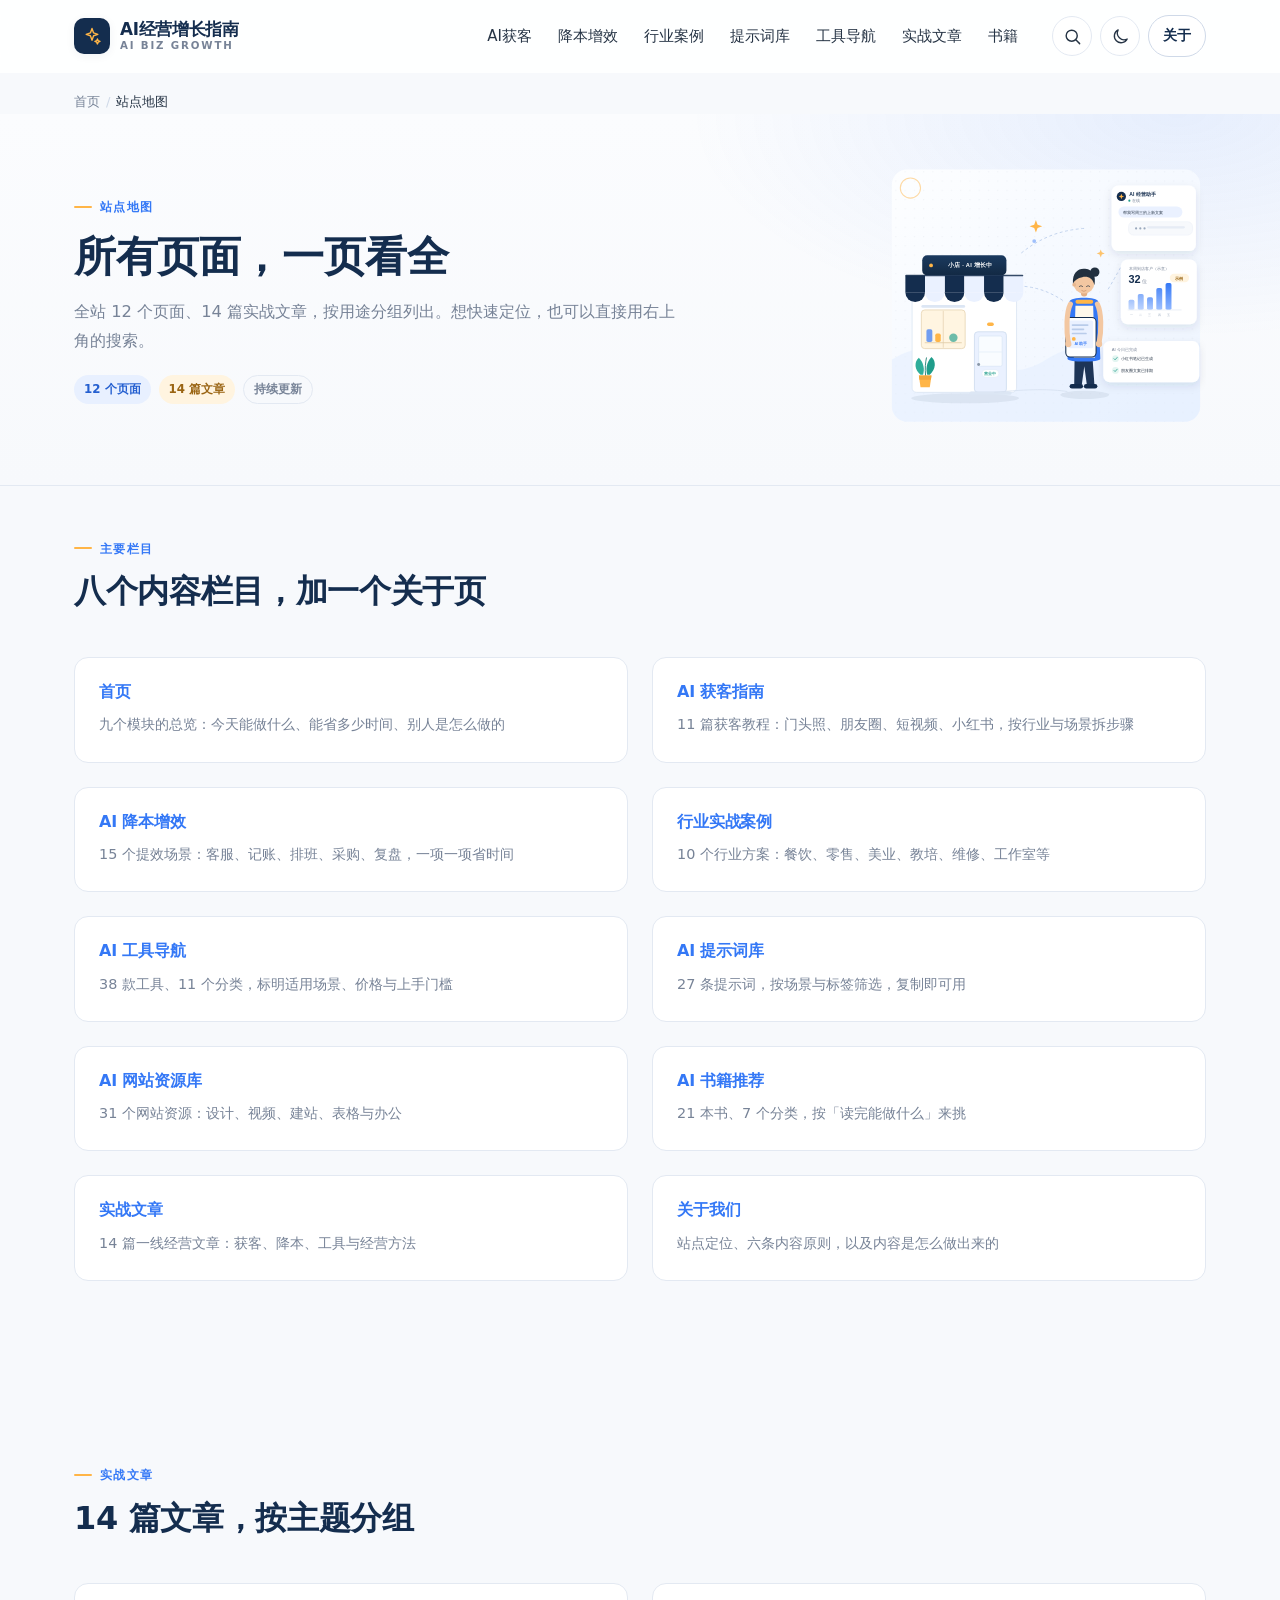
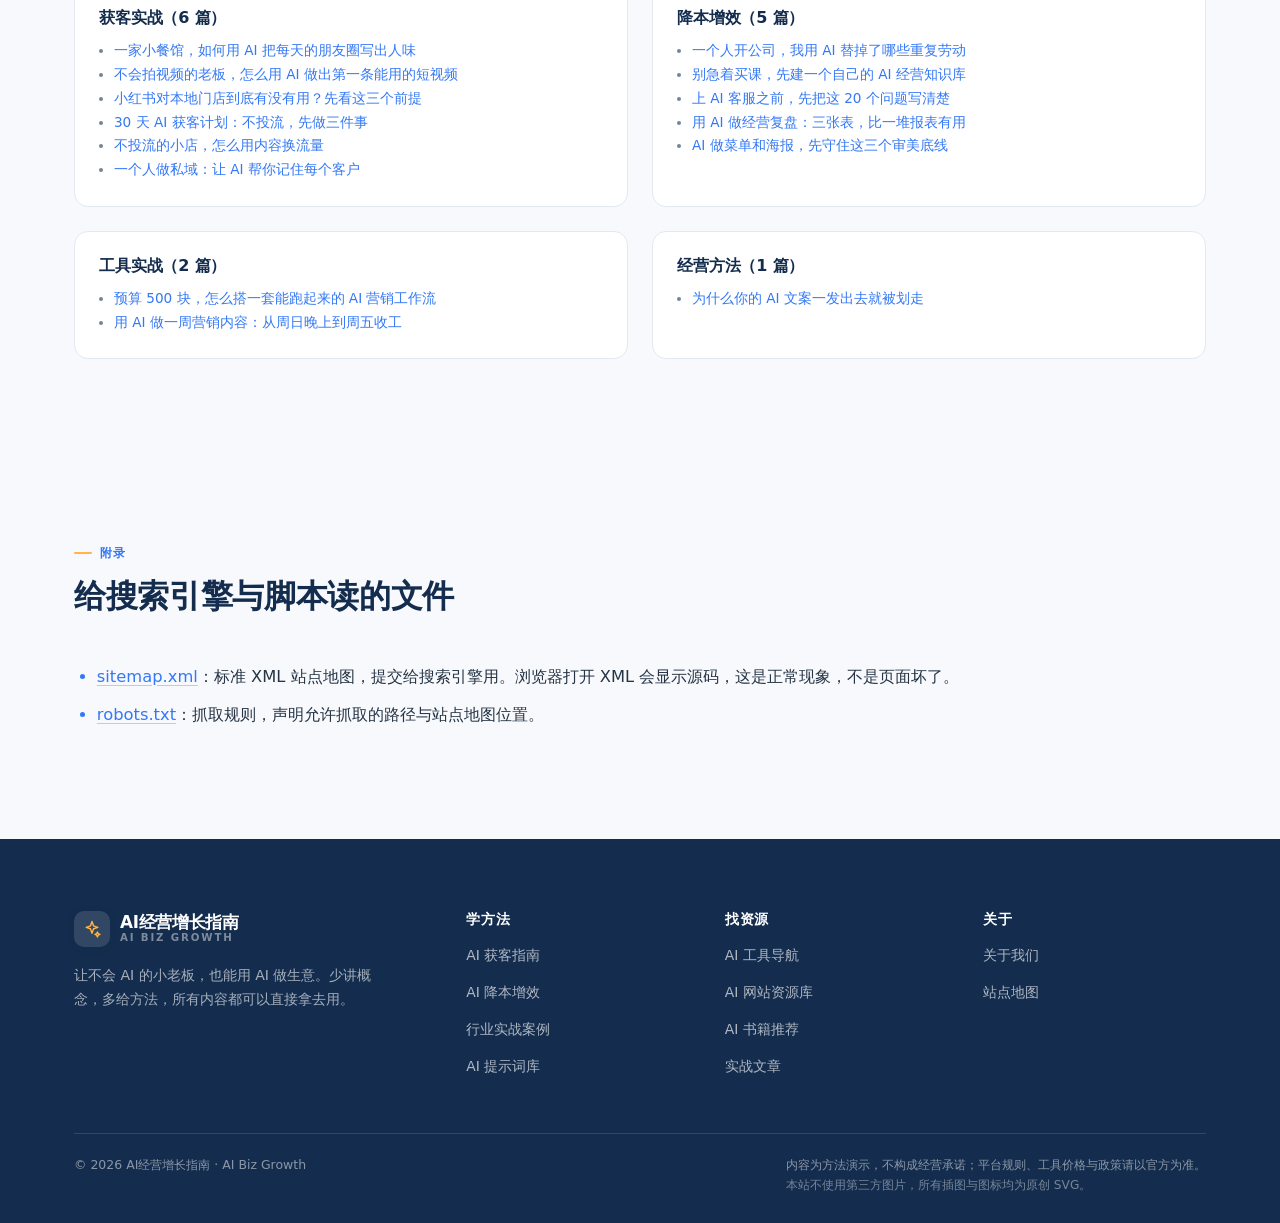
<file: sitemap.html>
<!DOCTYPE html>
<html lang="zh-CN">
<head>
<meta charset="UTF-8">
<meta name="viewport" content="width=device-width, initial-scale=1">
<title>站点地图：全站页面与文章一览 · AI经营增长指南</title>
<meta name="description" content="AI经营增长指南站点地图，列出 12 个栏目页面与 14 篇实战文章的直达链接，方便快速找到需要的内容。">
<meta name="keywords" content="站点地图,网站导航,AI经营增长指南">
<meta name="theme-color" content="#142D4E">
<link rel="canonical" href="https://yuxin.run/ai-biz-growth/sitemap.html">
<meta property="og:type" content="website">
<meta property="og:site_name" content="AI经营增长指南">
<meta property="og:title" content="站点地图：全站页面与文章一览">
<meta property="og:description" content="12 个栏目页面与 14 篇实战文章，一页看全。">
<meta property="og:url" content="https://yuxin.run/ai-biz-growth/sitemap.html">
<link rel="icon" href="assets/svg/favicon.svg" type="image/svg+xml">
<link rel="stylesheet" href="assets/css/style.css?v=8667bad5">
<link rel="stylesheet" href="assets/css/responsive.css?v=b175d3fd">
<script type="application/ld+json">
{"@context":"https://schema.org","@type":"WebPage","name":"站点地图","description":"全站页面与文章一览","inLanguage":"zh-CN","url":"https://yuxin.run/ai-biz-growth/sitemap.html"}
</script>
</head>
<body>
<!-- SVG SPRITE:start 由 tools/inline-sprite.js 生成，请勿手改 -->
<svg xmlns="http://www.w3.org/2000/svg" style="position:absolute;width:0;height:0;overflow:hidden" aria-hidden="true" focusable="false">
  <defs>
    <g id="stroke-defaults"></g>
  </defs>

  <symbol id="i-search" viewBox="0 0 24 24" fill="none" stroke="currentColor" stroke-width="1.8" stroke-linecap="round" stroke-linejoin="round">
    <circle cx="11" cy="11" r="7"/><path d="M16.5 16.5 21 21"/>
  </symbol>
  <symbol id="i-menu" viewBox="0 0 24 24" fill="none" stroke="currentColor" stroke-width="1.8" stroke-linecap="round">
    <path d="M4 7h16M4 12h16M4 17h16"/>
  </symbol>
  <symbol id="i-close" viewBox="0 0 24 24" fill="none" stroke="currentColor" stroke-width="1.8" stroke-linecap="round">
    <path d="M6 6l12 12M18 6 6 18"/>
  </symbol>
  <symbol id="i-arrow-right" viewBox="0 0 24 24" fill="none" stroke="currentColor" stroke-width="1.8" stroke-linecap="round" stroke-linejoin="round">
    <path d="M4 12h15M14 6l6 6-6 6"/>
  </symbol>
  <symbol id="i-arrow-up" viewBox="0 0 24 24" fill="none" stroke="currentColor" stroke-width="1.8" stroke-linecap="round" stroke-linejoin="round">
    <path d="M12 20V5M6 11l6-6 6 6"/>
  </symbol>
  <symbol id="i-chevron-down" viewBox="0 0 24 24" fill="none" stroke="currentColor" stroke-width="1.8" stroke-linecap="round" stroke-linejoin="round">
    <path d="M6 9l6 6 6-6"/>
  </symbol>
  <symbol id="i-sun" viewBox="0 0 24 24" fill="none" stroke="currentColor" stroke-width="1.7" stroke-linecap="round">
    <circle cx="12" cy="12" r="4.2"/>
    <path d="M12 2.5v2M12 19.5v2M2.5 12h2M19.5 12h2M5.2 5.2l1.4 1.4M17.4 17.4l1.4 1.4M18.8 5.2l-1.4 1.4M6.6 17.4l-1.4 1.4"/>
  </symbol>
  <symbol id="i-moon" viewBox="0 0 24 24" fill="none" stroke="currentColor" stroke-width="1.7" stroke-linecap="round" stroke-linejoin="round">
    <path d="M20.5 15.2A8.6 8.6 0 0 1 9 3.6a8.6 8.6 0 1 0 11.5 11.6Z"/>
  </symbol>
  <symbol id="i-check" viewBox="0 0 24 24" fill="none" stroke="currentColor" stroke-width="2" stroke-linecap="round" stroke-linejoin="round">
    <path d="M4.5 12.5l5 5L20 6.5"/>
  </symbol>
  <symbol id="i-copy" viewBox="0 0 24 24" fill="none" stroke="currentColor" stroke-width="1.7" stroke-linecap="round" stroke-linejoin="round">
    <rect x="9" y="9" width="11" height="11" rx="2.5"/><path d="M5.5 15V6.5a2 2 0 0 1 2-2H16"/>
  </symbol>
  <symbol id="i-bookmark" viewBox="0 0 24 24" fill="none" stroke="currentColor" stroke-width="1.7" stroke-linecap="round" stroke-linejoin="round">
    <path d="M6 4.5h12v16l-6-4.2-6 4.2Z"/>
  </symbol>
  <symbol id="i-sparkles" viewBox="0 0 24 24" fill="none" stroke="currentColor" stroke-width="1.7" stroke-linecap="round" stroke-linejoin="round">
    <path d="M12 3l1.9 5.3L19 10l-5.1 1.7L12 17l-1.9-5.3L5 10l5.1-1.7Z"/>
    <path d="M18.5 15.5l.9 2.1 2.1.9-2.1.9-.9 2.1-.9-2.1-2.1-.9 2.1-.9Z"/>
  </symbol>
  <symbol id="i-target" viewBox="0 0 24 24" fill="none" stroke="currentColor" stroke-width="1.7">
    <circle cx="12" cy="12" r="8.5"/><circle cx="12" cy="12" r="4.5"/><circle cx="12" cy="12" r="1" fill="currentColor"/>
  </symbol>
  <symbol id="i-clock" viewBox="0 0 24 24" fill="none" stroke="currentColor" stroke-width="1.7" stroke-linecap="round" stroke-linejoin="round">
    <circle cx="12" cy="12" r="8.5"/><path d="M12 7v5.3l3.5 2"/>
  </symbol>
  <symbol id="i-warning" viewBox="0 0 24 24" fill="none" stroke="currentColor" stroke-width="1.7" stroke-linecap="round" stroke-linejoin="round">
    <path d="M12 3.6 21 20H3Z"/><path d="M12 9.5v4.3"/><circle cx="12" cy="16.8" r=".9" fill="currentColor" stroke="none"/>
  </symbol>
  <symbol id="i-info" viewBox="0 0 24 24" fill="none" stroke="currentColor" stroke-width="1.7" stroke-linecap="round">
    <circle cx="12" cy="12" r="8.5"/><path d="M12 11v5.5"/><circle cx="12" cy="7.8" r=".9" fill="currentColor" stroke="none"/>
  </symbol>
  <symbol id="i-chart" viewBox="0 0 24 24" fill="none" stroke="currentColor" stroke-width="1.7" stroke-linecap="round" stroke-linejoin="round">
    <path d="M4 20V4M4 20h16"/><path d="M7.5 15.5l3.5-4 3 2.5 5-6"/>
  </symbol>
  <symbol id="i-book" viewBox="0 0 24 24" fill="none" stroke="currentColor" stroke-width="1.7" stroke-linecap="round" stroke-linejoin="round">
    <path d="M12 6.3C10 4.6 6.5 4.4 4 5.2v14c2.5-.8 6-.6 8 1.1 2-1.7 5.5-1.9 8-1.1v-14c-2.5-.8-6-.6-8 1.1Z"/><path d="M12 6.3v14"/>
  </symbol>
  <symbol id="i-tool" viewBox="0 0 24 24" fill="none" stroke="currentColor" stroke-width="1.7" stroke-linecap="round" stroke-linejoin="round">
    <path d="M14.7 6.3a4.2 4.2 0 0 0 5.1 5.1l-8.3 8.3-4.9-4.9 8.3-8.3Z"/><path d="M5.5 18.5 3 21"/>
  </symbol>
  <symbol id="i-users" viewBox="0 0 24 24" fill="none" stroke="currentColor" stroke-width="1.7" stroke-linecap="round" stroke-linejoin="round">
    <circle cx="9" cy="8" r="3.4"/><path d="M3 19.5c0-3.2 2.7-5.8 6-5.8s6 2.6 6 5.8"/><path d="M16.2 5.2a3.4 3.4 0 0 1 0 6.6M17.5 14.2c2.3.6 4 2.6 4 5.3"/>
  </symbol>
  <symbol id="i-bag" viewBox="0 0 24 24" fill="none" stroke="currentColor" stroke-width="1.7" stroke-linecap="round" stroke-linejoin="round">
    <path d="M5 8h14l-1.1 12.5H6.1Z"/><path d="M9 8V6a3 3 0 0 1 6 0v2"/>
  </symbol>
  <symbol id="i-cup" viewBox="0 0 24 24" fill="none" stroke="currentColor" stroke-width="1.7" stroke-linecap="round" stroke-linejoin="round">
    <path d="M6.5 7.5h11L16 16.6a3 3 0 0 1-2.9 2.4h-2.2a3 3 0 0 1-2.9-2.4Z"/><path d="M14.5 3.5 13 7.5M8 4.8 7.2 7.5"/>
  </symbol>
  <symbol id="i-scissors" viewBox="0 0 24 24" fill="none" stroke="currentColor" stroke-width="1.7" stroke-linecap="round" stroke-linejoin="round">
    <circle cx="6" cy="7" r="2.6"/><circle cx="6" cy="17" r="2.6"/><path d="M8.2 8.4 20 18M8.2 15.6 20 6"/>
  </symbol>
  <symbol id="i-shirt" viewBox="0 0 24 24" fill="none" stroke="currentColor" stroke-width="1.7" stroke-linecap="round" stroke-linejoin="round">
    <path d="M8.5 4 12 5.8 15.5 4 20 7.6l-2.7 3.6-2.1-1.4V20H8.8V9.8L6.7 11.2 4 7.6Z"/>
  </symbol>
  <symbol id="i-hammer" viewBox="0 0 24 24" fill="none" stroke="currentColor" stroke-width="1.7" stroke-linecap="round" stroke-linejoin="round">
    <path d="M13.5 6.5 17 3l4 4-3.5 3.5Z"/><path d="m14 9-8.5 8.5L3 15l8.5-8.5Z"/>
  </symbol>
  <symbol id="i-wrench" viewBox="0 0 24 24" fill="none" stroke="currentColor" stroke-width="1.7" stroke-linecap="round" stroke-linejoin="round">
    <path d="M15.6 3.5a5 5 0 0 0-4.4 7.3L3.6 18.4l2 2 7.6-7.6a5 5 0 0 0 7.3-4.4l-3.2 2-2.7-2.7Z"/>
  </symbol>
  <symbol id="i-store" viewBox="0 0 24 24" fill="none" stroke="currentColor" stroke-width="1.7" stroke-linecap="round" stroke-linejoin="round">
    <path d="M4 10v10h16V10"/><path d="M3 10l2-6h14l2 6Z"/><path d="M9.5 20v-6h5v6"/>
  </symbol>
  <symbol id="i-school" viewBox="0 0 24 24" fill="none" stroke="currentColor" stroke-width="1.7" stroke-linecap="round" stroke-linejoin="round">
    <path d="M3 9.2 12 4l9 5.2-9 5.2Z"/><path d="M7 11.6V17c0 1.6 2.2 3 5 3s5-1.4 5-3v-5.4"/>
  </symbol>
  <symbol id="i-box" viewBox="0 0 24 24" fill="none" stroke="currentColor" stroke-width="1.7" stroke-linecap="round" stroke-linejoin="round">
    <path d="M12 3l8 4.4v9.2L12 21l-8-4.4V7.4Z"/><path d="M4 7.4l8 4.4 8-4.4M12 11.8V21"/>
  </symbol>
  <symbol id="i-phone" viewBox="0 0 24 24" fill="none" stroke="currentColor" stroke-width="1.7" stroke-linecap="round" stroke-linejoin="round">
    <rect x="7" y="2.5" width="10" height="19" rx="2.2"/><path d="M10.5 5.5h3"/>
  </symbol>
  <symbol id="i-calendar" viewBox="0 0 24 24" fill="none" stroke="currentColor" stroke-width="1.7" stroke-linecap="round" stroke-linejoin="round">
    <rect x="3.5" y="5" width="17" height="15.5" rx="2.2"/><path d="M3.5 10h17M8 3v4M16 3v4"/>
  </symbol>
  <symbol id="i-robot" viewBox="0 0 24 24" fill="none" stroke="currentColor" stroke-width="1.7" stroke-linecap="round" stroke-linejoin="round">
    <rect x="4" y="8" width="16" height="12" rx="3"/><path d="M12 4v4"/><circle cx="12" cy="3.2" r="1.2"/><circle cx="9" cy="13" r="1" fill="currentColor" stroke="none"/><circle cx="15" cy="13" r="1" fill="currentColor" stroke="none"/><path d="M9.5 16.5h5"/>
  </symbol>
  <symbol id="i-leaf" viewBox="0 0 24 24" fill="none" stroke="currentColor" stroke-width="1.7" stroke-linecap="round" stroke-linejoin="round">
    <path d="M20 4C10.5 4 4.5 9.5 4 20c10.5.5 16-5.5 16-16Z"/><path d="M4.5 19.5 14 10"/>
  </symbol>
  <symbol id="i-play" viewBox="0 0 24 24" fill="none" stroke="currentColor" stroke-width="1.7" stroke-linecap="round" stroke-linejoin="round">
    <circle cx="12" cy="12" r="9"/><path d="m10 8.5 6 3.5-6 3.5Z"/>
  </symbol>
  <symbol id="i-quote" viewBox="0 0 24 24" fill="none" stroke="currentColor" stroke-width="1.7" stroke-linecap="round" stroke-linejoin="round">
    <path d="M9 6C6 7 4 9.5 4 13v5h5v-5H6.5c0-2.2 1-3.6 3-4.3ZM19 6c-3 1-5 3.5-5 7v5h5v-5h-2.5c0-2.2 1-3.6 3-4.3Z"/>
  </symbol>
  <symbol id="i-mail" viewBox="0 0 24 24" fill="none" stroke="currentColor" stroke-width="1.7" stroke-linecap="round" stroke-linejoin="round">
    <rect x="3" y="5.5" width="18" height="13" rx="2.2"/><path d="m3.8 7 8.2 6 8.2-6"/>
  </symbol>
  <symbol id="i-external" viewBox="0 0 24 24" fill="none" stroke="currentColor" stroke-width="1.7" stroke-linecap="round" stroke-linejoin="round">
    <path d="M14 4h6v6M20 4l-8.5 8.5"/><path d="M18 14v5.5H4.5V6H10"/>
  </symbol>
</svg>
<!-- SVG SPRITE:end -->


<a class="skip-link" href="#main">跳到主要内容</a>

<header class="site-header">
  <div class="container nav">
    <a class="brand" href="index.html" aria-label="AI经营增长指南 首页">
      <span class="brand-mark"><svg width="20" height="20" aria-hidden="true" style="color:#FFB547"><use href="#i-sparkles"></use></svg></span>
      <span class="brand-name">AI经营增长指南<span class="brand-sub">AI BIZ GROWTH</span></span>
    </a>
    <ul class="nav-links">
      <li><a href="growth.html">AI获客</a></li>
      <li><a href="efficiency.html">降本增效</a></li>
      <li><a href="cases.html">行业案例</a></li>
      <li><a href="prompts.html">提示词库</a></li>
      <li><a href="tools.html">工具导航</a></li>
      <li><a href="articles.html">实战文章</a></li>
      <li><a href="books.html">书籍</a></li>
    </ul>
    <div class="nav-actions">
      <button class="icon-btn" type="button" data-search-open aria-label="站内搜索"><svg aria-hidden="true"><use href="#i-search"></use></svg></button>
      <button class="icon-btn" type="button" data-theme-toggle aria-label="切换深色模式" aria-pressed="false"><svg aria-hidden="true"><use href="#i-moon"></use></svg></button>
      <a class="btn btn-ghost btn-sm" href="about.html">关于</a>
      <button class="icon-btn nav-toggle" type="button" data-drawer-open aria-label="打开菜单" aria-expanded="false"><svg aria-hidden="true"><use href="#i-menu"></use></svg></button>
    </div>
  </div>
</header>

<div class="drawer" id="drawer" aria-hidden="true">
  <div class="drawer-backdrop" data-drawer-close></div>
  <div class="drawer-panel" role="dialog" aria-modal="true" aria-label="站点导航">
    <div class="drawer-head">
      <strong>站点导航</strong>
      <button class="icon-btn" type="button" data-drawer-close aria-label="关闭菜单"><svg aria-hidden="true"><use href="#i-close"></use></svg></button>
    </div>
    <ul class="drawer-nav">
      <li><a href="index.html">首页</a></li>
      <li><a href="growth.html">AI 获客指南</a></li>
      <li><a href="efficiency.html">AI 降本增效</a></li>
      <li><a href="cases.html">行业实战案例</a></li>
      <li><a href="prompts.html">AI 提示词库</a></li>
      <li><a href="tools.html">AI 工具导航</a></li>
      <li><a href="websites.html">AI 网站资源库</a></li>
      <li><a href="books.html">AI 书籍推荐</a></li>
      <li><a href="articles.html">实战文章</a></li>
      <li><a href="about.html">关于我们</a></li>
    </ul>
    <a class="btn btn-primary btn-block" href="growth.html">开始 AI 增长实战</a>
  </div>
</div>

<main id="main">
  <nav class="breadcrumb" aria-label="面包屑">
    <div class="container">
      <ol>
        <li><a href="index.html">首页</a></li>
        <li><span aria-current="page">站点地图</span></li>
      </ol>
    </div>
  </nav>

  <section class="page-hero">
    <div class="container page-hero__inner">
      <div>
        <p class="eyebrow">站点地图</p>
        <h1>所有页面，一页看全</h1>
        <p class="page-hero__lede">全站 12 个页面、14 篇实战文章，按用途分组列出。想快速定位，也可以直接用右上角的搜索。</p>
        <div class="page-hero__meta">
          <span class="badge">12 个页面</span>
          <span class="badge badge--amber">14 篇文章</span>
          <span class="badge badge--gray">持续更新</span>
        </div>
      </div>
      <div class="page-hero__art">
        <img src="assets/svg/hero-growth.svg" width="760" height="640" alt="把全站页面整理成一张地图的插画" loading="lazy" decoding="async">
      </div>
    </div>
  </section>

  <div class="container" style="padding-top:clamp(28px,4vw,44px)">
    <section class="section" style="padding-top:0">
      <div class="section-head">
        <p class="eyebrow">主要栏目</p>
        <h2>八个内容栏目，加一个关于页</h2>
      </div>
      <div class="grid grid-2">
        <div class="value-card">
          <h3><a href="index.html">首页</a></h3>
          <p>九个模块的总览：今天能做什么、能省多少时间、别人是怎么做的</p>
        </div>
        <div class="value-card">
          <h3><a href="growth.html">AI 获客指南</a></h3>
          <p>11 篇获客教程：门头照、朋友圈、短视频、小红书，按行业与场景拆步骤</p>
        </div>
        <div class="value-card">
          <h3><a href="efficiency.html">AI 降本增效</a></h3>
          <p>15 个提效场景：客服、记账、排班、采购、复盘，一项一项省时间</p>
        </div>
        <div class="value-card">
          <h3><a href="cases.html">行业实战案例</a></h3>
          <p>10 个行业方案：餐饮、零售、美业、教培、维修、工作室等</p>
        </div>
        <div class="value-card">
          <h3><a href="tools.html">AI 工具导航</a></h3>
          <p>38 款工具、11 个分类，标明适用场景、价格与上手门槛</p>
        </div>
        <div class="value-card">
          <h3><a href="prompts.html">AI 提示词库</a></h3>
          <p>27 条提示词，按场景与标签筛选，复制即可用</p>
        </div>
        <div class="value-card">
          <h3><a href="websites.html">AI 网站资源库</a></h3>
          <p>31 个网站资源：设计、视频、建站、表格与办公</p>
        </div>
        <div class="value-card">
          <h3><a href="books.html">AI 书籍推荐</a></h3>
          <p>21 本书、7 个分类，按「读完能做什么」来挑</p>
        </div>
        <div class="value-card">
          <h3><a href="articles.html">实战文章</a></h3>
          <p>14 篇一线经营文章：获客、降本、工具与经营方法</p>
        </div>
        <div class="value-card">
          <h3><a href="about.html">关于我们</a></h3>
          <p>站点定位、六条内容原则，以及内容是怎么做出来的</p>
        </div>
      </div>
    </section>

    <section class="section">
      <div class="section-head">
        <p class="eyebrow">实战文章</p>
        <h2>14 篇文章，按主题分组</h2>
      </div>
      <div class="grid grid-2">
        <div class="value-card">
          <h3>获客实战（6 篇）</h3>
          <ul>
            <li><a href="article-detail.html?id=restaurant-moments">一家小餐馆，如何用 AI 把每天的朋友圈写出人味</a></li>
            <li><a href="article-detail.html?id=no-camera-video">不会拍视频的老板，怎么用 AI 做出第一条能用的短视频</a></li>
            <li><a href="article-detail.html?id=xhs-local">小红书对本地门店到底有没有用？先看这三个前提</a></li>
            <li><a href="article-detail.html?id=30-day-plan">30 天 AI 获客计划：不投流，先做三件事</a></li>
            <li><a href="article-detail.html?id=no-ad-traffic">不投流的小店，怎么用内容换流量</a></li>
            <li><a href="article-detail.html?id=private-domain-memory">一个人做私域：让 AI 帮你记住每个客户</a></li>
          </ul>
        </div>
        <div class="value-card">
          <h3>降本增效（5 篇）</h3>
          <ul>
            <li><a href="article-detail.html?id=one-person-office">一个人开公司，我用 AI 替掉了哪些重复劳动</a></li>
            <li><a href="article-detail.html?id=ai-knowledge-base">别急着买课，先建一个自己的 AI 经营知识库</a></li>
            <li><a href="article-detail.html?id=ai-customer-service">上 AI 客服之前，先把这 20 个问题写清楚</a></li>
            <li><a href="article-detail.html?id=monthly-review">用 AI 做经营复盘：三张表，比一堆报表有用</a></li>
            <li><a href="article-detail.html?id=menu-aesthetic">AI 做菜单和海报，先守住这三个审美底线</a></li>
          </ul>
        </div>
        <div class="value-card">
          <h3>工具实战（2 篇）</h3>
          <ul>
            <li><a href="article-detail.html?id=low-budget-workflow">预算 500 块，怎么搭一套能跑起来的 AI 营销工作流</a></li>
            <li><a href="article-detail.html?id=weekly-content">用 AI 做一周营销内容：从周日晚上到周五收工</a></li>
          </ul>
        </div>
        <div class="value-card">
          <h3>经营方法（1 篇）</h3>
          <ul>
            <li><a href="article-detail.html?id=why-ai-copy-fails">为什么你的 AI 文案一发出去就被划走</a></li>
          </ul>
        </div>
      </div>
    </section>

    <section class="section">
      <div class="section-head">
        <p class="eyebrow">附录</p>
        <h2>给搜索引擎与脚本读的文件</h2>
      </div>
      <div class="prose">
        <ul>
          <li><a href="sitemap.xml">sitemap.xml</a>：标准 XML 站点地图，提交给搜索引擎用。浏览器打开 XML 会显示源码，这是正常现象，不是页面坏了。</li>
          <li><a href="robots.txt">robots.txt</a>：抓取规则，声明允许抓取的路径与站点地图位置。</li>
        </ul>
      </div>
    </section>
  </div>
</main>

<footer class="site-footer">
  <div class="container">
    <div class="footer-grid">
      <div class="footer-about">
        <a class="brand" href="index.html">
          <span class="brand-mark"><svg width="20" height="20" aria-hidden="true" style="color:#FFB547"><use href="#i-sparkles"></use></svg></span>
          <span class="brand-name">AI经营增长指南<span class="brand-sub">AI BIZ GROWTH</span></span>
        </a>
        <p>让不会 AI 的小老板，也能用 AI 做生意。少讲概念，多给方法，所有内容都可以直接拿去用。</p>
      </div>
      <div class="footer-col">
        <h4>学方法</h4>
        <ul>
          <li><a href="growth.html">AI 获客指南</a></li>
          <li><a href="efficiency.html">AI 降本增效</a></li>
          <li><a href="cases.html">行业实战案例</a></li>
          <li><a href="prompts.html">AI 提示词库</a></li>
        </ul>
      </div>
      <div class="footer-col">
        <h4>找资源</h4>
        <ul>
          <li><a href="tools.html">AI 工具导航</a></li>
          <li><a href="websites.html">AI 网站资源库</a></li>
          <li><a href="books.html">AI 书籍推荐</a></li>
          <li><a href="articles.html">实战文章</a></li>
        </ul>
      </div>
      <div class="footer-col">
        <h4>关于</h4>
        <ul>
          <li><a href="about.html">关于我们</a></li>
          <li><a href="sitemap.html">站点地图</a></li>
        </ul>
      </div>
    </div>
    <div class="footer-bottom">
      <p>© 2026 AI经营增长指南 · AI Biz Growth</p>
      <div>
        <p>内容为方法演示，不构成经营承诺；平台规则、工具价格与政策请以官方为准。</p>
        <p class="footer-disclaimer">本站不使用第三方图片，所有插图与图标均为原创 SVG。</p>
      </div>
    </div>
  </div>
</footer>

<button class="back-top" id="backTop" type="button" aria-label="返回顶部"><svg aria-hidden="true"><use href="#i-arrow-up"></use></svg></button>

<div class="search-overlay" id="searchOverlay" aria-hidden="true">
  <div class="search-dialog" role="dialog" aria-modal="true" aria-labelledby="searchTitle">
    <div class="search-field">
      <svg aria-hidden="true"><use href="#i-search"></use></svg>
      <label class="visually-hidden" id="searchTitle" for="searchInput">站内搜索</label>
      <input id="searchInput" type="search" placeholder="搜索文章、工具、提示词…（按 / 或 Ctrl+K）" autocomplete="off">
      <button class="icon-btn" type="button" data-search-close aria-label="关闭搜索"><svg aria-hidden="true"><use href="#i-close"></use></svg></button>
    </div>
    <div class="search-hints" id="searchResults"></div>
    <div class="search-foot"><span>↑ ↓ 选择</span><span>Enter 打开</span><span>Esc 关闭</span></div>
  </div>
</div>

<script src="assets/js/main.js?v=47d32773"></script>
<script src="assets/js/ui.js?v=074137f3"></script>
<script src="assets/js/search.js?v=25d5a6bd"></script>
</body>
</html>
</file>
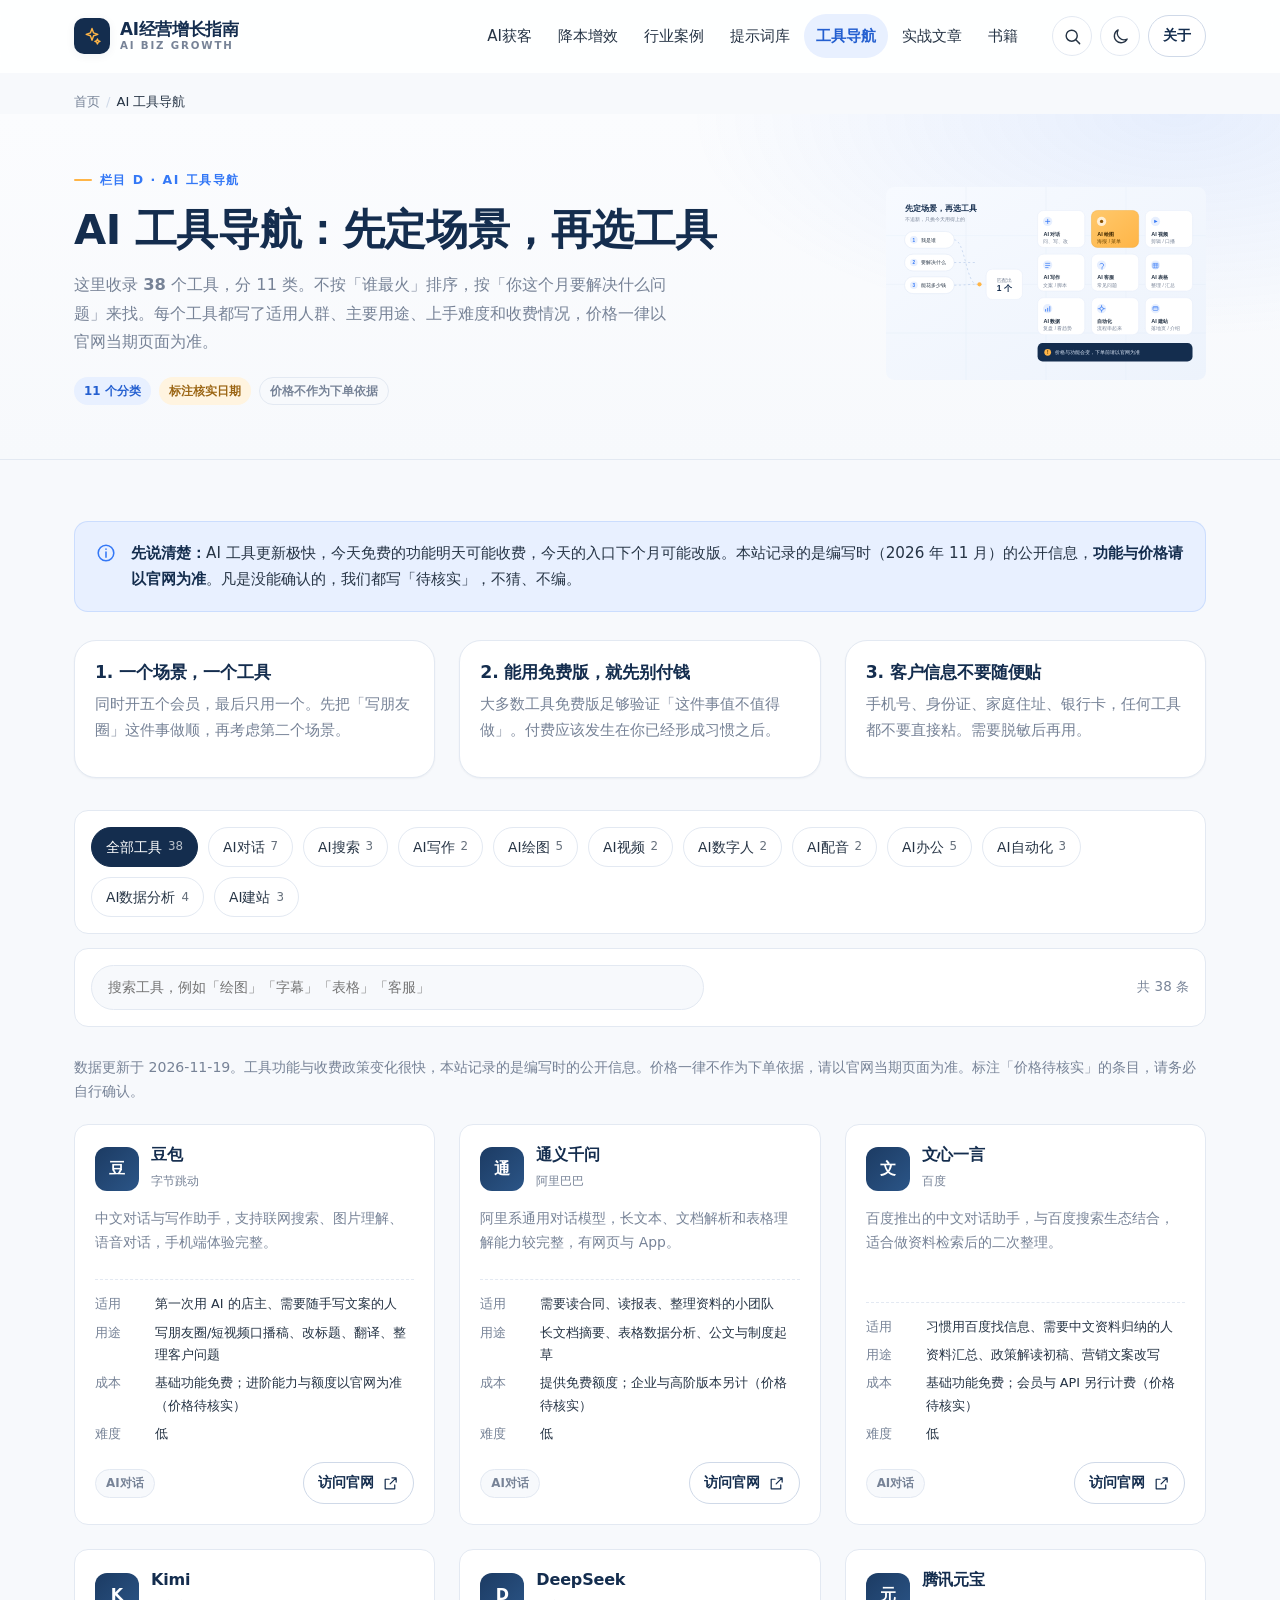
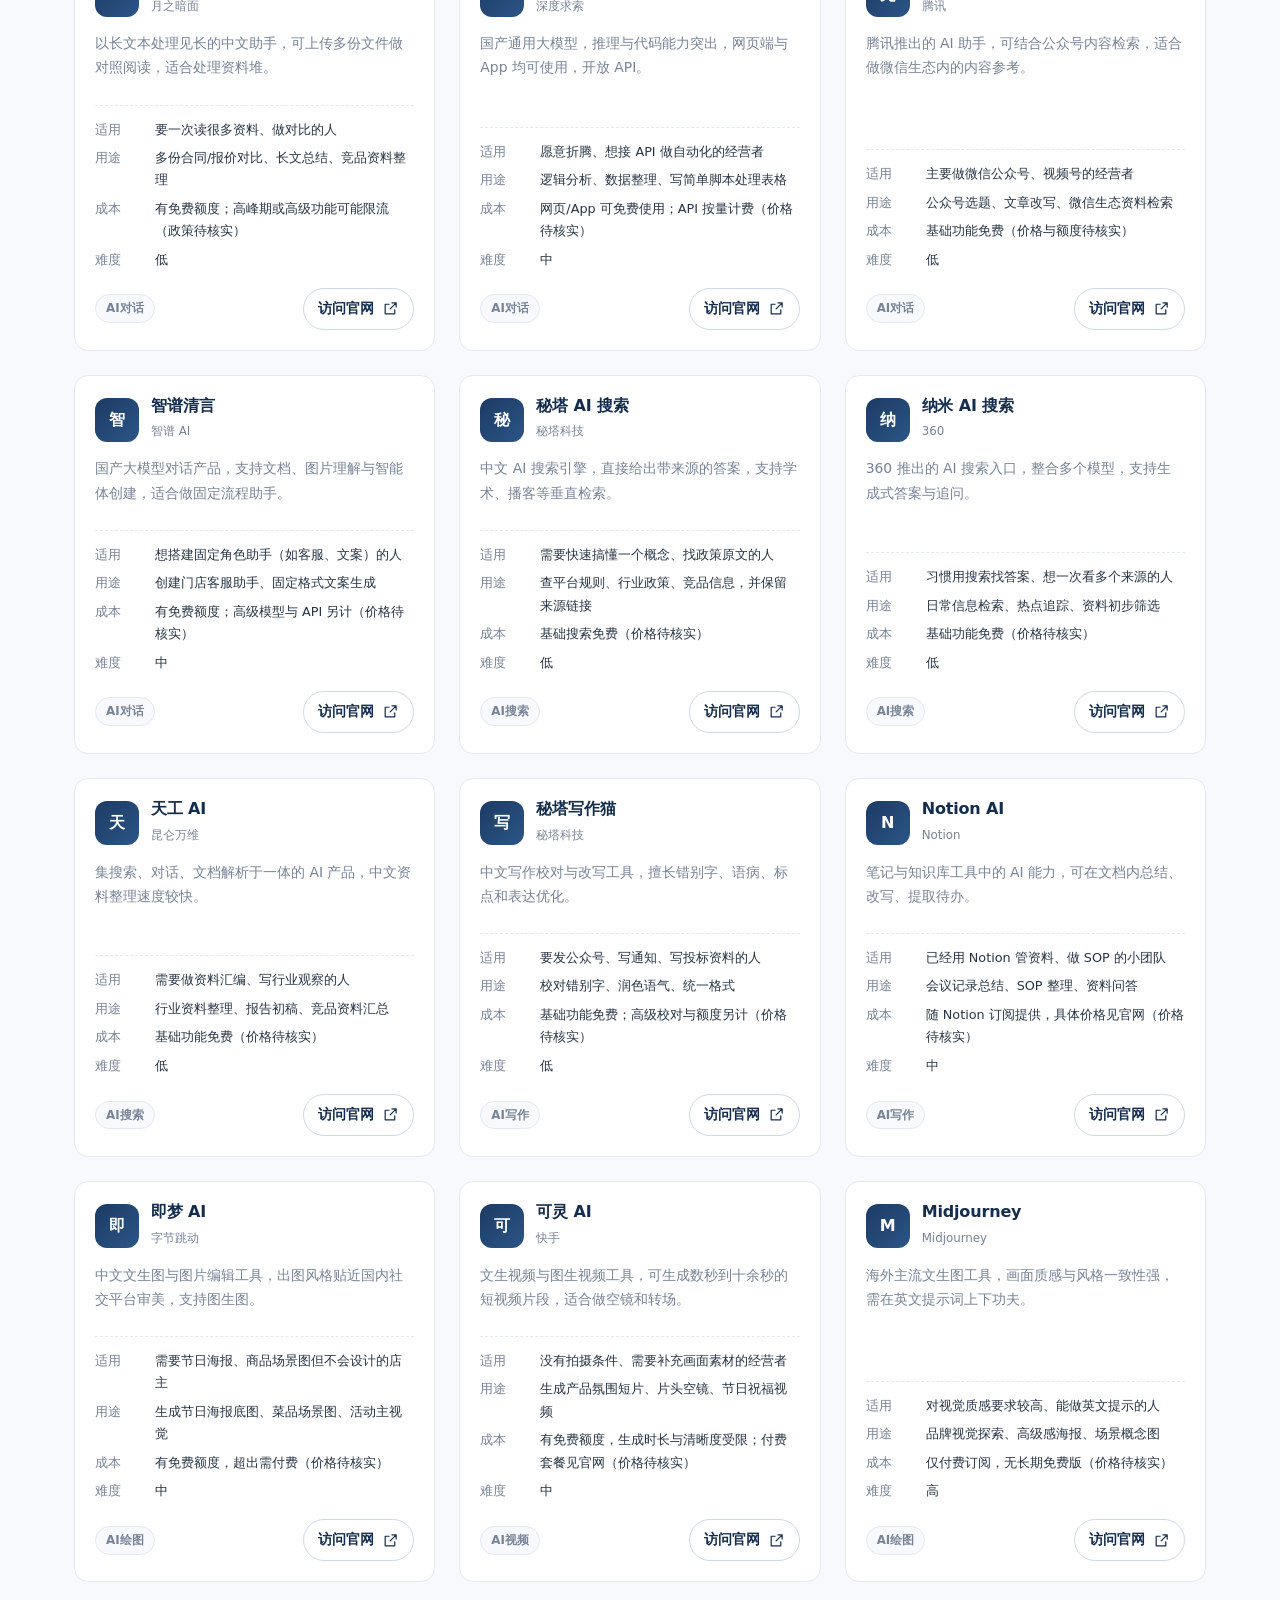
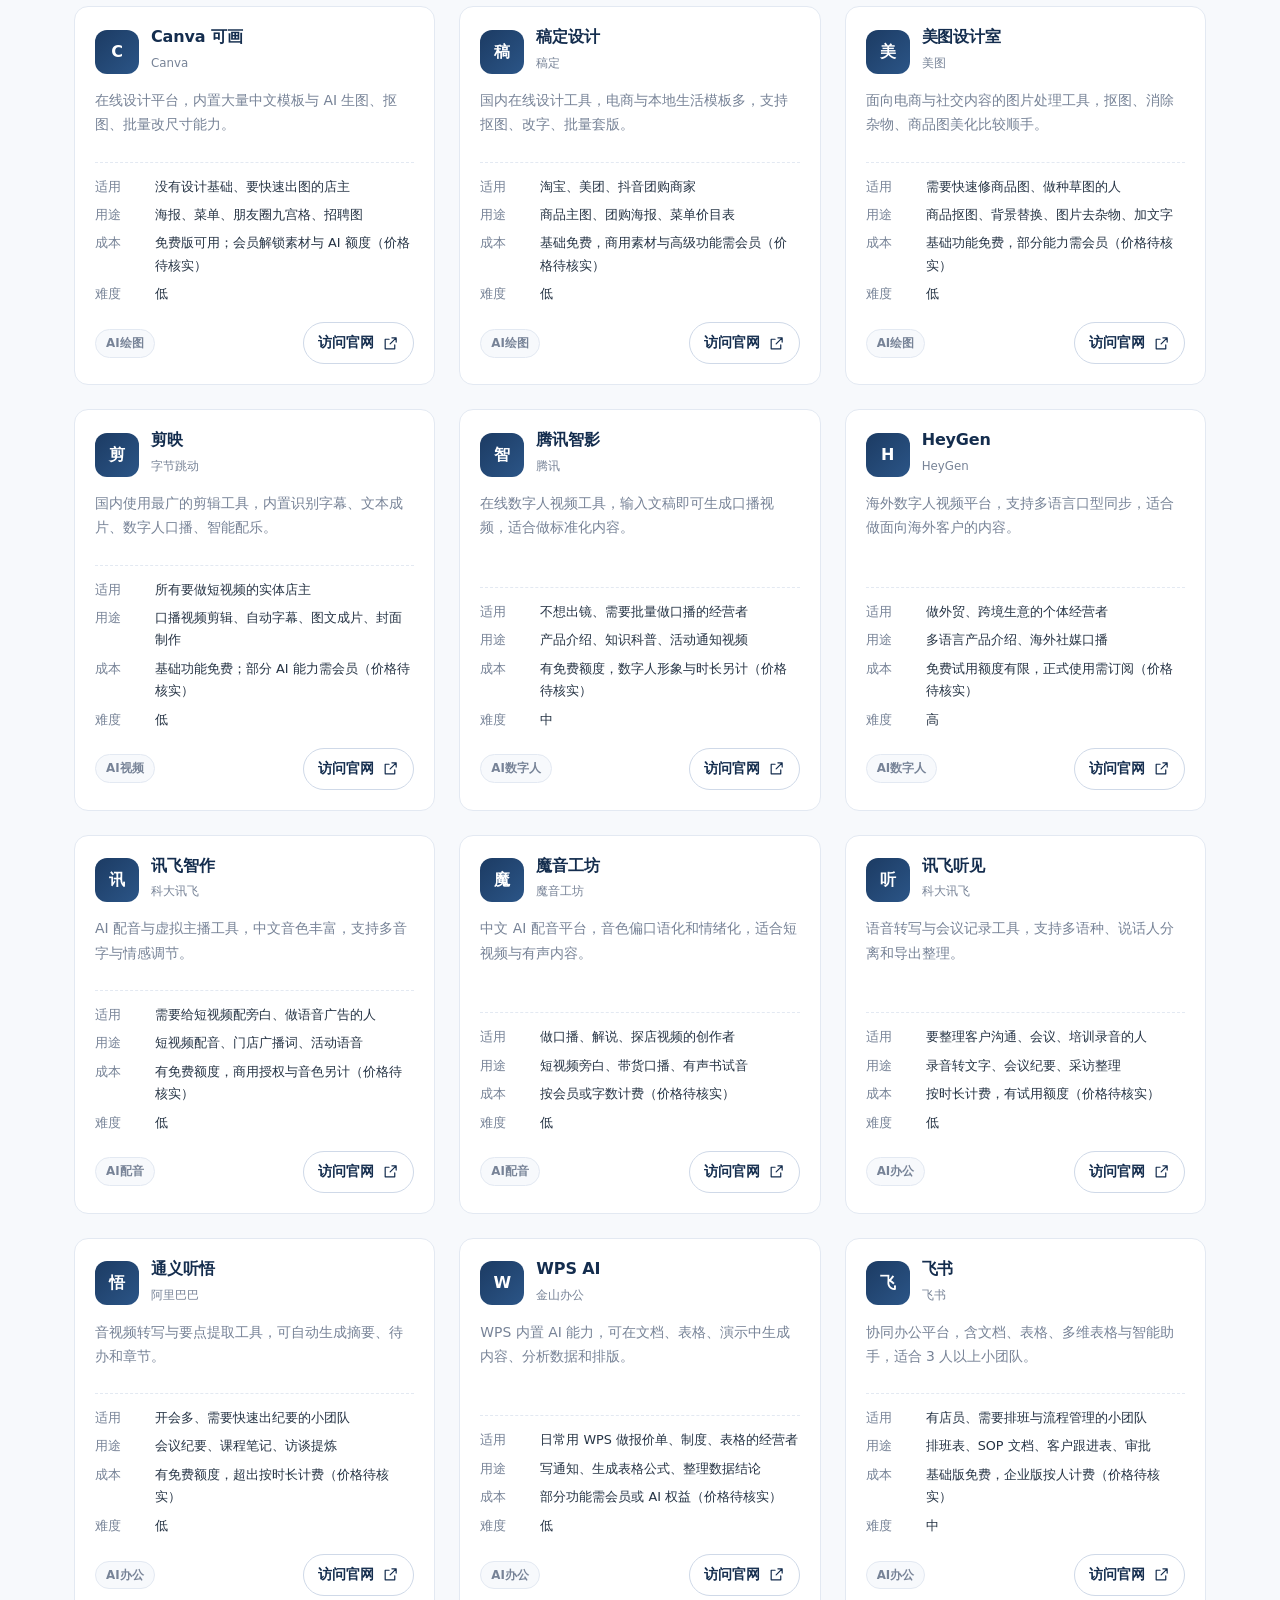
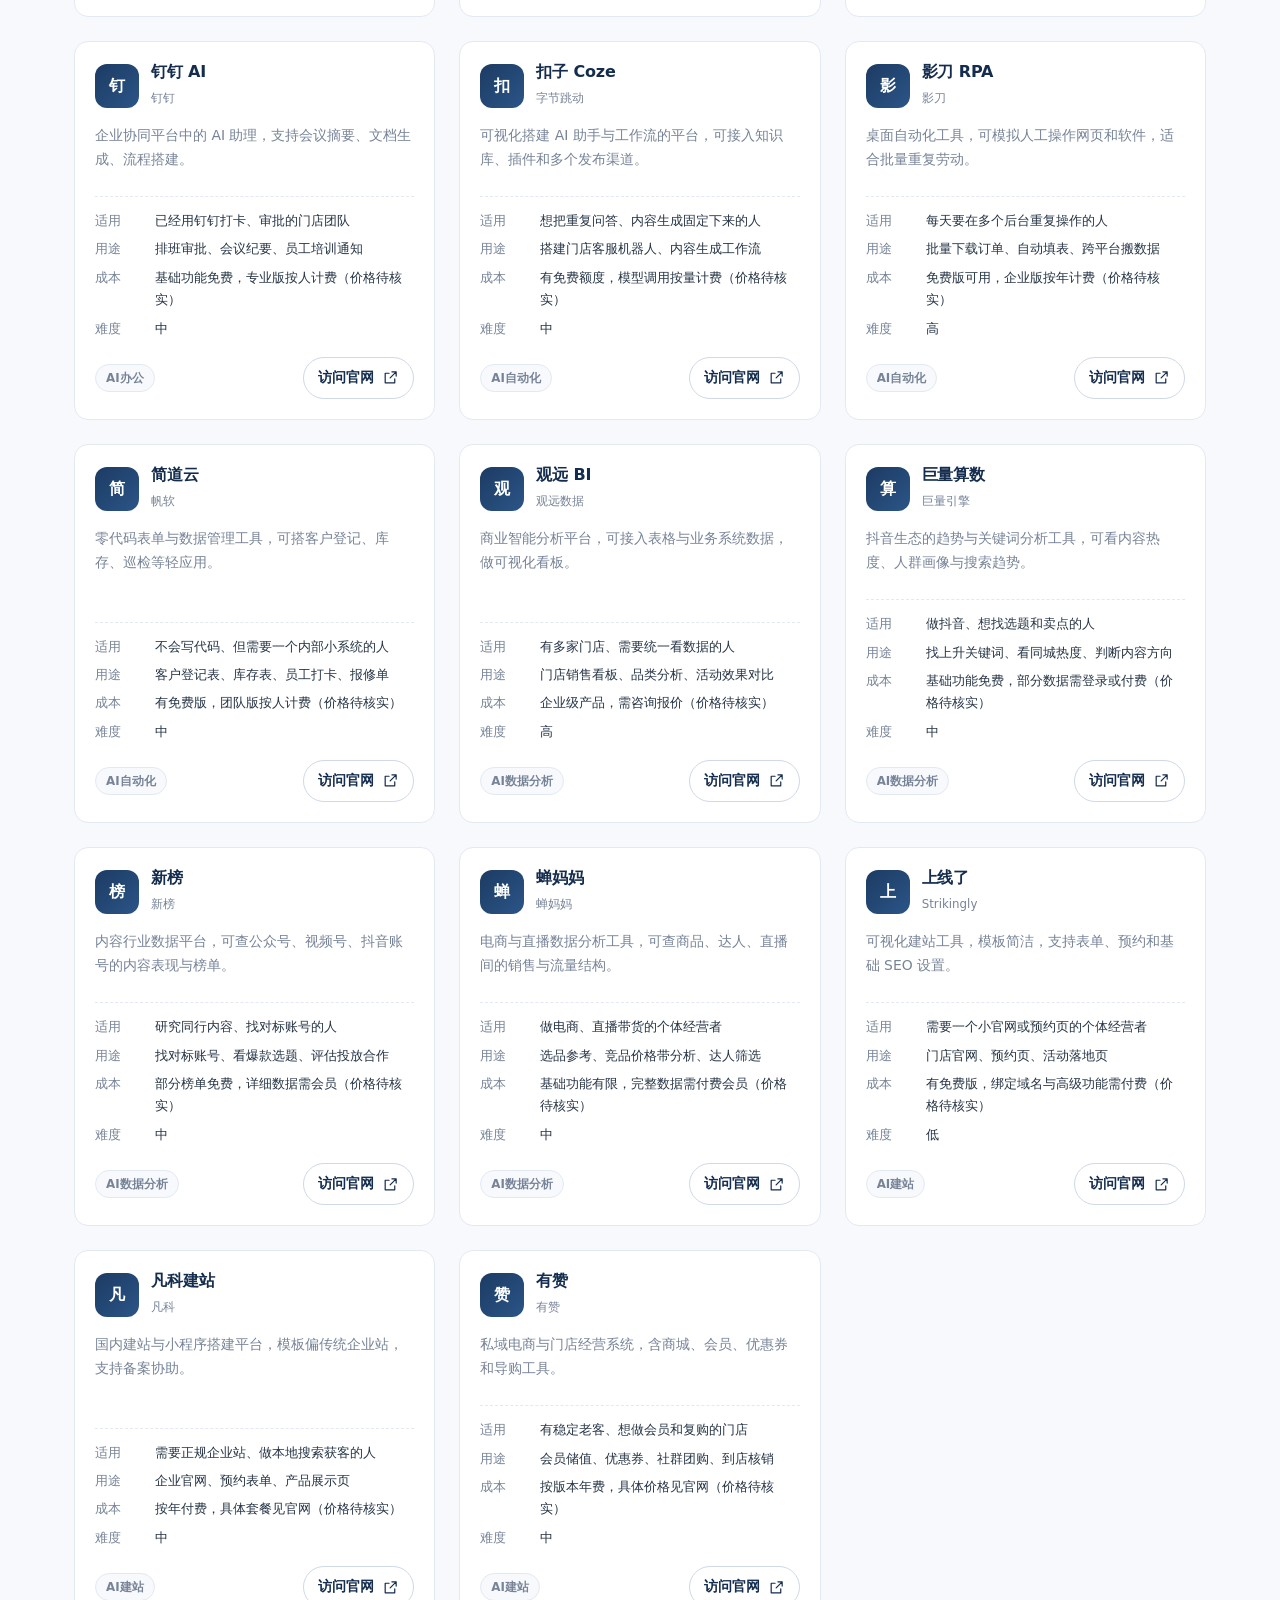
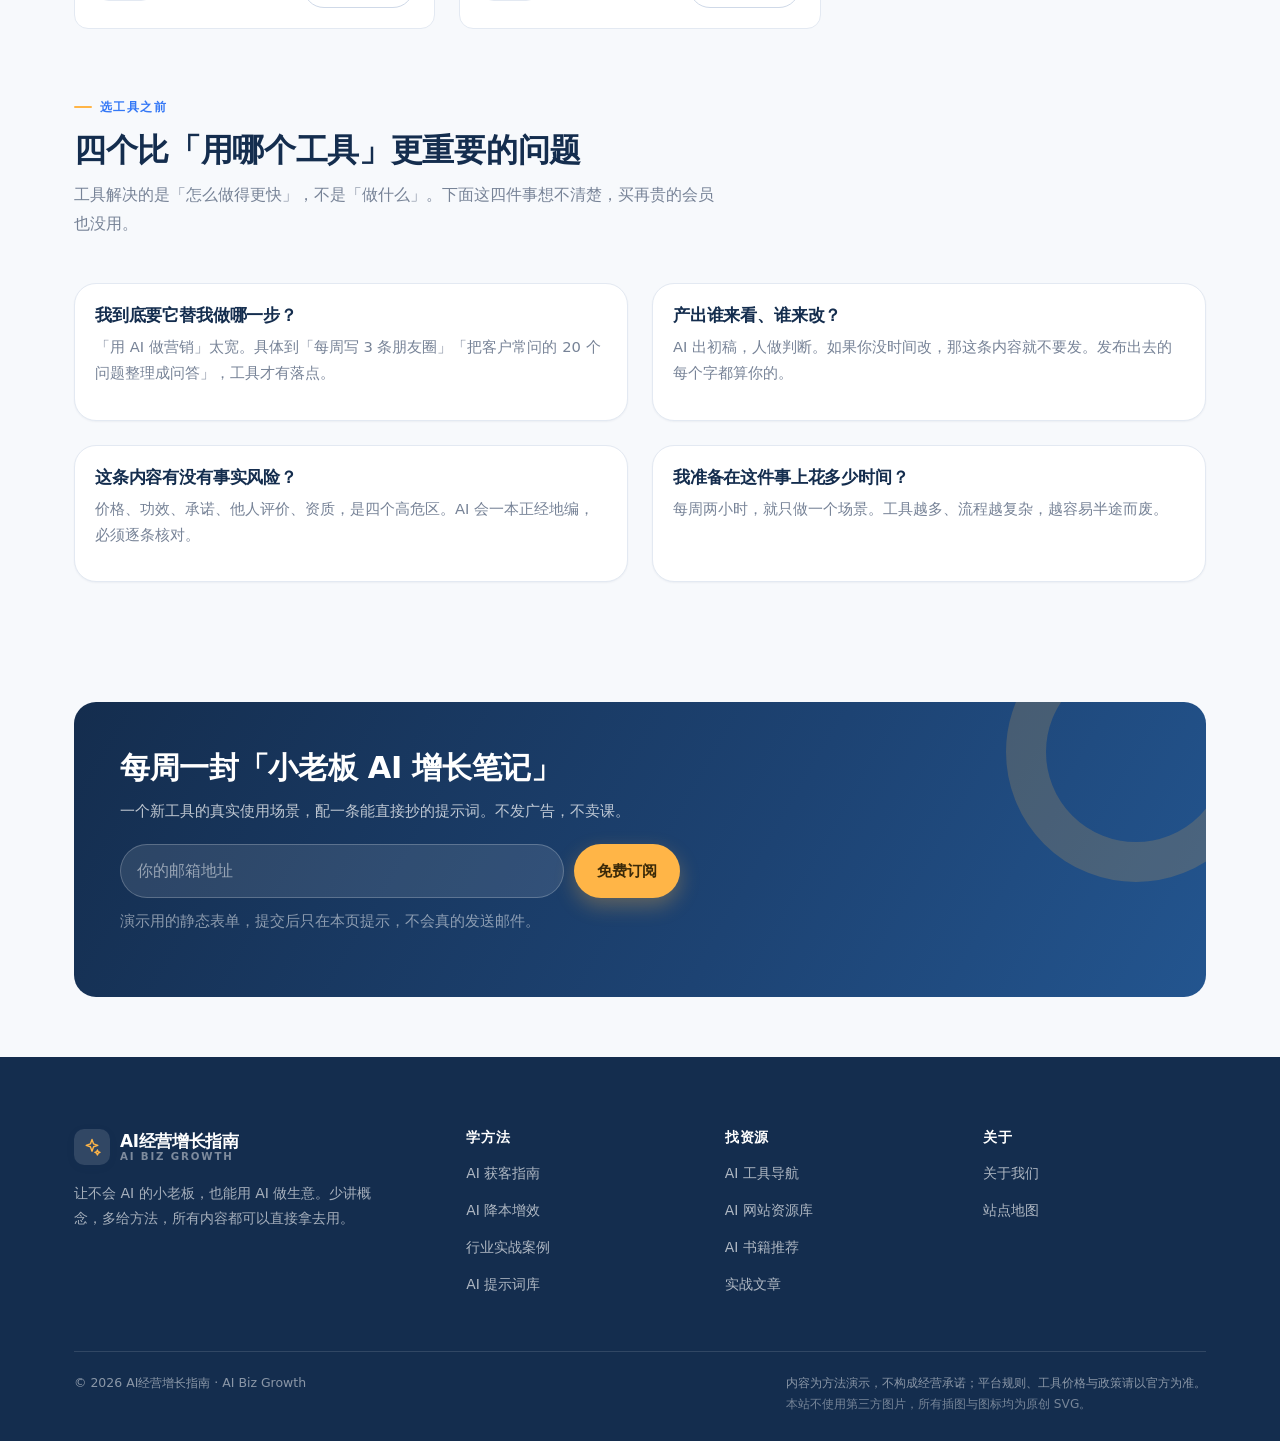
<file: tools.html>
<!DOCTYPE html>
<html lang="zh-CN">
<head>
<meta charset="UTF-8">
<meta name="viewport" content="width=device-width, initial-scale=1">
<title>AI 工具导航：38 个工具的用途、难度与价格提示 · AI经营增长指南</title>
<meta name="description" content="按对话、搜索、写作、绘图、视频、配音、数字人、办公、自动化、数据分析、建站 11 类整理 38 个 AI 工具，写清适用人群、主要用途、上手难度与收费情况，并标注信息核实日期。">
<meta name="keywords" content="AI工具导航,AI工具推荐,免费AI工具,AI绘图,AI视频,AI配音,AI办公,AI自动化">
<meta name="theme-color" content="#142D4E">
<link rel="canonical" href="https://yuxin.run/ai-biz-growth/tools.html">
<meta property="og:type" content="article">
<meta property="og:site_name" content="AI经营增长指南">
<meta property="og:title" content="AI 工具导航：38 个工具的用途、难度与价格提示">
<meta property="og:description" content="不追新，只挑今天用得上的。价格与政策以官网为准。">
<meta property="og:url" content="https://yuxin.run/ai-biz-growth/tools.html">
<link rel="icon" href="assets/svg/favicon.svg" type="image/svg+xml">
<link rel="stylesheet" href="assets/css/style.css?v=8667bad5">
<link rel="stylesheet" href="assets/css/responsive.css?v=b175d3fd">
<script type="application/ld+json">
{"@context":"https://schema.org","@type":"CollectionPage","name":"AI 工具导航","description":"面向小微企业的 AI 工具清单","inLanguage":"zh-CN"}
</script>
</head>
<body>
<!-- SVG SPRITE:start 由 tools/inline-sprite.js 生成，请勿手改 -->
<svg xmlns="http://www.w3.org/2000/svg" style="position:absolute;width:0;height:0;overflow:hidden" aria-hidden="true" focusable="false">
  <defs>
    <g id="stroke-defaults"></g>
  </defs>

  <symbol id="i-search" viewBox="0 0 24 24" fill="none" stroke="currentColor" stroke-width="1.8" stroke-linecap="round" stroke-linejoin="round">
    <circle cx="11" cy="11" r="7"/><path d="M16.5 16.5 21 21"/>
  </symbol>
  <symbol id="i-menu" viewBox="0 0 24 24" fill="none" stroke="currentColor" stroke-width="1.8" stroke-linecap="round">
    <path d="M4 7h16M4 12h16M4 17h16"/>
  </symbol>
  <symbol id="i-close" viewBox="0 0 24 24" fill="none" stroke="currentColor" stroke-width="1.8" stroke-linecap="round">
    <path d="M6 6l12 12M18 6 6 18"/>
  </symbol>
  <symbol id="i-arrow-right" viewBox="0 0 24 24" fill="none" stroke="currentColor" stroke-width="1.8" stroke-linecap="round" stroke-linejoin="round">
    <path d="M4 12h15M14 6l6 6-6 6"/>
  </symbol>
  <symbol id="i-arrow-up" viewBox="0 0 24 24" fill="none" stroke="currentColor" stroke-width="1.8" stroke-linecap="round" stroke-linejoin="round">
    <path d="M12 20V5M6 11l6-6 6 6"/>
  </symbol>
  <symbol id="i-chevron-down" viewBox="0 0 24 24" fill="none" stroke="currentColor" stroke-width="1.8" stroke-linecap="round" stroke-linejoin="round">
    <path d="M6 9l6 6 6-6"/>
  </symbol>
  <symbol id="i-sun" viewBox="0 0 24 24" fill="none" stroke="currentColor" stroke-width="1.7" stroke-linecap="round">
    <circle cx="12" cy="12" r="4.2"/>
    <path d="M12 2.5v2M12 19.5v2M2.5 12h2M19.5 12h2M5.2 5.2l1.4 1.4M17.4 17.4l1.4 1.4M18.8 5.2l-1.4 1.4M6.6 17.4l-1.4 1.4"/>
  </symbol>
  <symbol id="i-moon" viewBox="0 0 24 24" fill="none" stroke="currentColor" stroke-width="1.7" stroke-linecap="round" stroke-linejoin="round">
    <path d="M20.5 15.2A8.6 8.6 0 0 1 9 3.6a8.6 8.6 0 1 0 11.5 11.6Z"/>
  </symbol>
  <symbol id="i-check" viewBox="0 0 24 24" fill="none" stroke="currentColor" stroke-width="2" stroke-linecap="round" stroke-linejoin="round">
    <path d="M4.5 12.5l5 5L20 6.5"/>
  </symbol>
  <symbol id="i-copy" viewBox="0 0 24 24" fill="none" stroke="currentColor" stroke-width="1.7" stroke-linecap="round" stroke-linejoin="round">
    <rect x="9" y="9" width="11" height="11" rx="2.5"/><path d="M5.5 15V6.5a2 2 0 0 1 2-2H16"/>
  </symbol>
  <symbol id="i-bookmark" viewBox="0 0 24 24" fill="none" stroke="currentColor" stroke-width="1.7" stroke-linecap="round" stroke-linejoin="round">
    <path d="M6 4.5h12v16l-6-4.2-6 4.2Z"/>
  </symbol>
  <symbol id="i-sparkles" viewBox="0 0 24 24" fill="none" stroke="currentColor" stroke-width="1.7" stroke-linecap="round" stroke-linejoin="round">
    <path d="M12 3l1.9 5.3L19 10l-5.1 1.7L12 17l-1.9-5.3L5 10l5.1-1.7Z"/>
    <path d="M18.5 15.5l.9 2.1 2.1.9-2.1.9-.9 2.1-.9-2.1-2.1-.9 2.1-.9Z"/>
  </symbol>
  <symbol id="i-target" viewBox="0 0 24 24" fill="none" stroke="currentColor" stroke-width="1.7">
    <circle cx="12" cy="12" r="8.5"/><circle cx="12" cy="12" r="4.5"/><circle cx="12" cy="12" r="1" fill="currentColor"/>
  </symbol>
  <symbol id="i-clock" viewBox="0 0 24 24" fill="none" stroke="currentColor" stroke-width="1.7" stroke-linecap="round" stroke-linejoin="round">
    <circle cx="12" cy="12" r="8.5"/><path d="M12 7v5.3l3.5 2"/>
  </symbol>
  <symbol id="i-warning" viewBox="0 0 24 24" fill="none" stroke="currentColor" stroke-width="1.7" stroke-linecap="round" stroke-linejoin="round">
    <path d="M12 3.6 21 20H3Z"/><path d="M12 9.5v4.3"/><circle cx="12" cy="16.8" r=".9" fill="currentColor" stroke="none"/>
  </symbol>
  <symbol id="i-info" viewBox="0 0 24 24" fill="none" stroke="currentColor" stroke-width="1.7" stroke-linecap="round">
    <circle cx="12" cy="12" r="8.5"/><path d="M12 11v5.5"/><circle cx="12" cy="7.8" r=".9" fill="currentColor" stroke="none"/>
  </symbol>
  <symbol id="i-chart" viewBox="0 0 24 24" fill="none" stroke="currentColor" stroke-width="1.7" stroke-linecap="round" stroke-linejoin="round">
    <path d="M4 20V4M4 20h16"/><path d="M7.5 15.5l3.5-4 3 2.5 5-6"/>
  </symbol>
  <symbol id="i-book" viewBox="0 0 24 24" fill="none" stroke="currentColor" stroke-width="1.7" stroke-linecap="round" stroke-linejoin="round">
    <path d="M12 6.3C10 4.6 6.5 4.4 4 5.2v14c2.5-.8 6-.6 8 1.1 2-1.7 5.5-1.9 8-1.1v-14c-2.5-.8-6-.6-8 1.1Z"/><path d="M12 6.3v14"/>
  </symbol>
  <symbol id="i-tool" viewBox="0 0 24 24" fill="none" stroke="currentColor" stroke-width="1.7" stroke-linecap="round" stroke-linejoin="round">
    <path d="M14.7 6.3a4.2 4.2 0 0 0 5.1 5.1l-8.3 8.3-4.9-4.9 8.3-8.3Z"/><path d="M5.5 18.5 3 21"/>
  </symbol>
  <symbol id="i-users" viewBox="0 0 24 24" fill="none" stroke="currentColor" stroke-width="1.7" stroke-linecap="round" stroke-linejoin="round">
    <circle cx="9" cy="8" r="3.4"/><path d="M3 19.5c0-3.2 2.7-5.8 6-5.8s6 2.6 6 5.8"/><path d="M16.2 5.2a3.4 3.4 0 0 1 0 6.6M17.5 14.2c2.3.6 4 2.6 4 5.3"/>
  </symbol>
  <symbol id="i-bag" viewBox="0 0 24 24" fill="none" stroke="currentColor" stroke-width="1.7" stroke-linecap="round" stroke-linejoin="round">
    <path d="M5 8h14l-1.1 12.5H6.1Z"/><path d="M9 8V6a3 3 0 0 1 6 0v2"/>
  </symbol>
  <symbol id="i-cup" viewBox="0 0 24 24" fill="none" stroke="currentColor" stroke-width="1.7" stroke-linecap="round" stroke-linejoin="round">
    <path d="M6.5 7.5h11L16 16.6a3 3 0 0 1-2.9 2.4h-2.2a3 3 0 0 1-2.9-2.4Z"/><path d="M14.5 3.5 13 7.5M8 4.8 7.2 7.5"/>
  </symbol>
  <symbol id="i-scissors" viewBox="0 0 24 24" fill="none" stroke="currentColor" stroke-width="1.7" stroke-linecap="round" stroke-linejoin="round">
    <circle cx="6" cy="7" r="2.6"/><circle cx="6" cy="17" r="2.6"/><path d="M8.2 8.4 20 18M8.2 15.6 20 6"/>
  </symbol>
  <symbol id="i-shirt" viewBox="0 0 24 24" fill="none" stroke="currentColor" stroke-width="1.7" stroke-linecap="round" stroke-linejoin="round">
    <path d="M8.5 4 12 5.8 15.5 4 20 7.6l-2.7 3.6-2.1-1.4V20H8.8V9.8L6.7 11.2 4 7.6Z"/>
  </symbol>
  <symbol id="i-hammer" viewBox="0 0 24 24" fill="none" stroke="currentColor" stroke-width="1.7" stroke-linecap="round" stroke-linejoin="round">
    <path d="M13.5 6.5 17 3l4 4-3.5 3.5Z"/><path d="m14 9-8.5 8.5L3 15l8.5-8.5Z"/>
  </symbol>
  <symbol id="i-wrench" viewBox="0 0 24 24" fill="none" stroke="currentColor" stroke-width="1.7" stroke-linecap="round" stroke-linejoin="round">
    <path d="M15.6 3.5a5 5 0 0 0-4.4 7.3L3.6 18.4l2 2 7.6-7.6a5 5 0 0 0 7.3-4.4l-3.2 2-2.7-2.7Z"/>
  </symbol>
  <symbol id="i-store" viewBox="0 0 24 24" fill="none" stroke="currentColor" stroke-width="1.7" stroke-linecap="round" stroke-linejoin="round">
    <path d="M4 10v10h16V10"/><path d="M3 10l2-6h14l2 6Z"/><path d="M9.5 20v-6h5v6"/>
  </symbol>
  <symbol id="i-school" viewBox="0 0 24 24" fill="none" stroke="currentColor" stroke-width="1.7" stroke-linecap="round" stroke-linejoin="round">
    <path d="M3 9.2 12 4l9 5.2-9 5.2Z"/><path d="M7 11.6V17c0 1.6 2.2 3 5 3s5-1.4 5-3v-5.4"/>
  </symbol>
  <symbol id="i-box" viewBox="0 0 24 24" fill="none" stroke="currentColor" stroke-width="1.7" stroke-linecap="round" stroke-linejoin="round">
    <path d="M12 3l8 4.4v9.2L12 21l-8-4.4V7.4Z"/><path d="M4 7.4l8 4.4 8-4.4M12 11.8V21"/>
  </symbol>
  <symbol id="i-phone" viewBox="0 0 24 24" fill="none" stroke="currentColor" stroke-width="1.7" stroke-linecap="round" stroke-linejoin="round">
    <rect x="7" y="2.5" width="10" height="19" rx="2.2"/><path d="M10.5 5.5h3"/>
  </symbol>
  <symbol id="i-calendar" viewBox="0 0 24 24" fill="none" stroke="currentColor" stroke-width="1.7" stroke-linecap="round" stroke-linejoin="round">
    <rect x="3.5" y="5" width="17" height="15.5" rx="2.2"/><path d="M3.5 10h17M8 3v4M16 3v4"/>
  </symbol>
  <symbol id="i-robot" viewBox="0 0 24 24" fill="none" stroke="currentColor" stroke-width="1.7" stroke-linecap="round" stroke-linejoin="round">
    <rect x="4" y="8" width="16" height="12" rx="3"/><path d="M12 4v4"/><circle cx="12" cy="3.2" r="1.2"/><circle cx="9" cy="13" r="1" fill="currentColor" stroke="none"/><circle cx="15" cy="13" r="1" fill="currentColor" stroke="none"/><path d="M9.5 16.5h5"/>
  </symbol>
  <symbol id="i-leaf" viewBox="0 0 24 24" fill="none" stroke="currentColor" stroke-width="1.7" stroke-linecap="round" stroke-linejoin="round">
    <path d="M20 4C10.5 4 4.5 9.5 4 20c10.5.5 16-5.5 16-16Z"/><path d="M4.5 19.5 14 10"/>
  </symbol>
  <symbol id="i-play" viewBox="0 0 24 24" fill="none" stroke="currentColor" stroke-width="1.7" stroke-linecap="round" stroke-linejoin="round">
    <circle cx="12" cy="12" r="9"/><path d="m10 8.5 6 3.5-6 3.5Z"/>
  </symbol>
  <symbol id="i-quote" viewBox="0 0 24 24" fill="none" stroke="currentColor" stroke-width="1.7" stroke-linecap="round" stroke-linejoin="round">
    <path d="M9 6C6 7 4 9.5 4 13v5h5v-5H6.5c0-2.2 1-3.6 3-4.3ZM19 6c-3 1-5 3.5-5 7v5h5v-5h-2.5c0-2.2 1-3.6 3-4.3Z"/>
  </symbol>
  <symbol id="i-mail" viewBox="0 0 24 24" fill="none" stroke="currentColor" stroke-width="1.7" stroke-linecap="round" stroke-linejoin="round">
    <rect x="3" y="5.5" width="18" height="13" rx="2.2"/><path d="m3.8 7 8.2 6 8.2-6"/>
  </symbol>
  <symbol id="i-external" viewBox="0 0 24 24" fill="none" stroke="currentColor" stroke-width="1.7" stroke-linecap="round" stroke-linejoin="round">
    <path d="M14 4h6v6M20 4l-8.5 8.5"/><path d="M18 14v5.5H4.5V6H10"/>
  </symbol>
</svg>
<!-- SVG SPRITE:end -->


<a class="skip-link" href="#main">跳到主要内容</a>

<header class="site-header">
  <div class="container nav">
    <a class="brand" href="index.html" aria-label="AI经营增长指南 首页">
      <span class="brand-mark"><svg width="20" height="20" aria-hidden="true" style="color:#FFB547"><use href="#i-sparkles"></use></svg></span>
      <span class="brand-name">AI经营增长指南<span class="brand-sub">AI BIZ GROWTH</span></span>
    </a>
    <ul class="nav-links">
      <li><a href="growth.html">AI获客</a></li>
      <li><a href="efficiency.html">降本增效</a></li>
      <li><a href="cases.html">行业案例</a></li>
      <li><a href="prompts.html">提示词库</a></li>
      <li><a href="tools.html">工具导航</a></li>
      <li><a href="articles.html">实战文章</a></li>
      <li><a href="books.html">书籍</a></li>
    </ul>
    <div class="nav-actions">
      <button class="icon-btn" type="button" data-search-open aria-label="站内搜索"><svg aria-hidden="true"><use href="#i-search"></use></svg></button>
      <button class="icon-btn" type="button" data-theme-toggle aria-label="切换深色模式" aria-pressed="false"><svg aria-hidden="true"><use href="#i-moon"></use></svg></button>
      <a class="btn btn-ghost btn-sm" href="about.html">关于</a>
      <button class="icon-btn nav-toggle" type="button" data-drawer-open aria-label="打开菜单" aria-expanded="false"><svg aria-hidden="true"><use href="#i-menu"></use></svg></button>
    </div>
  </div>
</header>

<div class="drawer" id="drawer" aria-hidden="true">
  <div class="drawer-backdrop" data-drawer-close></div>
  <div class="drawer-panel" role="dialog" aria-modal="true" aria-label="站点导航">
    <div class="drawer-head">
      <strong>站点导航</strong>
      <button class="icon-btn" type="button" data-drawer-close aria-label="关闭菜单"><svg aria-hidden="true"><use href="#i-close"></use></svg></button>
    </div>
    <ul class="drawer-nav">
      <li><a href="index.html">首页</a></li>
      <li><a href="growth.html">AI 获客指南</a></li>
      <li><a href="efficiency.html">AI 降本增效</a></li>
      <li><a href="cases.html">行业实战案例</a></li>
      <li><a href="prompts.html">AI 提示词库</a></li>
      <li><a href="tools.html">AI 工具导航</a></li>
      <li><a href="websites.html">AI 网站资源库</a></li>
      <li><a href="books.html">AI 书籍推荐</a></li>
      <li><a href="articles.html">实战文章</a></li>
      <li><a href="about.html">关于我们</a></li>
    </ul>
    <a class="btn btn-primary btn-block" href="growth.html">开始 AI 增长实战</a>
  </div>
</div>

<main id="main">
  <nav class="breadcrumb" aria-label="面包屑">
    <div class="container">
      <ol>
        <li><a href="index.html">首页</a></li>
        <li><span aria-current="page">AI 工具导航</span></li>
      </ol>
    </div>
  </nav>

  <section class="page-hero">
    <div class="container page-hero__inner">
      <div>
        <p class="eyebrow">栏目 D · AI 工具导航</p>
        <h1>AI 工具导航：先定场景，再选工具</h1>
        <p class="page-hero__lede">这里收录 <strong id="toolTotal">38</strong> 个工具，分 11 类。不按「谁最火」排序，按「你这个月要解决什么问题」来找。每个工具都写了适用人群、主要用途、上手难度和收费情况，价格一律以官网当期页面为准。</p>
        <div class="page-hero__meta">
          <span class="badge">11 个分类</span>
          <span class="badge badge--amber">标注核实日期</span>
          <span class="badge badge--gray">价格不作为下单依据</span>
        </div>
      </div>
      <div class="page-hero__art">
        <img src="assets/svg/toolbox.svg" width="760" height="460" alt="工具选择示意：按身份、要解决的问题、预算三步筛选，再从对话、绘图、视频、写作、客服、表格等工具中挑一个" loading="lazy" decoding="async">
      </div>
    </div>
  </section>

  <div class="container" style="padding-top:clamp(24px,4vw,36px)">
    <div class="callout" style="margin-bottom:28px">
      <svg class="callout__icon" aria-hidden="true"><use href="#i-info"></use></svg>
      <div>
        <p><strong>先说清楚：</strong>AI 工具更新极快，今天免费的功能明天可能收费，今天的入口下个月可能改版。本站记录的是编写时（2026 年 11 月）的公开信息，<strong>功能与价格请以官网为准</strong>。凡是没能确认的，我们都写「待核实」，不猜、不编。</p>
      </div>
    </div>

    <div class="grid grid-3" style="margin-bottom:32px">
      <div class="card card--pad-sm">
        <h3 class="card-title">1. 一个场景，一个工具</h3>
        <p class="card-desc mb-0">同时开五个会员，最后只用一个。先把「写朋友圈」这件事做顺，再考虑第二个场景。</p>
      </div>
      <div class="card card--pad-sm">
        <h3 class="card-title">2. 能用免费版，就先别付钱</h3>
        <p class="card-desc mb-0">大多数工具免费版足够验证「这件事值不值得做」。付费应该发生在你已经形成习惯之后。</p>
      </div>
      <div class="card card--pad-sm">
        <h3 class="card-title">3. 客户信息不要随便贴</h3>
        <p class="card-desc mb-0">手机号、身份证、家庭住址、银行卡，任何工具都不要直接粘。需要脱敏后再用。</p>
      </div>
    </div>

    <div class="filter-bar" id="toolFilter">
      <span class="filter-bar__label">工具分类</span>
    </div>
    <div class="filter-bar">
      <label class="visually-hidden" for="toolSearch">搜索工具</label>
      <input id="toolSearch" type="search" placeholder="搜索工具，例如「绘图」「字幕」「表格」「客服」">
      <span class="filter-bar__spacer"></span>
      <span class="filter-result" id="toolCount">共 38 条</span>
    </div>

    <p class="small muted" id="toolMeta" style="margin-bottom:20px">正在读取工具数据…</p>

    <div class="grid grid-3" id="toolGrid">
      <div class="empty-state" style="grid-column:1/-1"><strong>正在加载工具…</strong><p class="small">如果长时间没有内容，请刷新页面重试。</p></div>
    </div>
  </div>

  <section class="section section--tight">
    <div class="container">
      <div class="section-head">
        <p class="eyebrow">选工具之前</p>
        <h2>四个比「用哪个工具」更重要的问题</h2>
        <p class="section-desc">工具解决的是「怎么做得更快」，不是「做什么」。下面这四件事想不清楚，买再贵的会员也没用。</p>
      </div>
      <div class="grid grid-2">
        <div class="card card--pad-sm">
          <h3 class="card-title">我到底要它替我做哪一步？</h3>
          <p class="card-desc mb-0">「用 AI 做营销」太宽。具体到「每周写 3 条朋友圈」「把客户常问的 20 个问题整理成问答」，工具才有落点。</p>
        </div>
        <div class="card card--pad-sm">
          <h3 class="card-title">产出谁来看、谁来改？</h3>
          <p class="card-desc mb-0">AI 出初稿，人做判断。如果你没时间改，那这条内容就不要发。发布出去的每个字都算你的。</p>
        </div>
        <div class="card card--pad-sm">
          <h3 class="card-title">这条内容有没有事实风险？</h3>
          <p class="card-desc mb-0">价格、功效、承诺、他人评价、资质，是四个高危区。AI 会一本正经地编，必须逐条核对。</p>
        </div>
        <div class="card card--pad-sm">
          <h3 class="card-title">我准备在这件事上花多少时间？</h3>
          <p class="card-desc mb-0">每周两小时，就只做一个场景。工具越多、流程越复杂，越容易半途而废。</p>
        </div>
      </div>
    </div>
  </section>

  <section class="section section--tight">
    <div class="container">
      <div class="subscribe">
        <div class="subscribe__inner">
          <h2>每周一封「小老板 AI 增长笔记」</h2>
          <p>一个新工具的真实使用场景，配一条能直接抄的提示词。不发广告，不卖课。</p>
          <form class="form-row" style="margin-top:20px" data-subscribe>
            <label class="visually-hidden" for="subEmail6">邮箱地址</label>
            <input id="subEmail6" type="email" placeholder="你的邮箱地址" required>
            <button class="btn btn-amber" type="submit">免费订阅</button>
          </form>
          <p class="form-hint">演示用的静态表单，提交后只在本页提示，不会真的发送邮件。</p>
        </div>
      </div>
    </div>
  </section>
</main>

<footer class="site-footer">
  <div class="container">
    <div class="footer-grid">
      <div class="footer-about">
        <a class="brand" href="index.html">
          <span class="brand-mark"><svg width="20" height="20" aria-hidden="true" style="color:#FFB547"><use href="#i-sparkles"></use></svg></span>
          <span class="brand-name">AI经营增长指南<span class="brand-sub">AI BIZ GROWTH</span></span>
        </a>
        <p>让不会 AI 的小老板，也能用 AI 做生意。少讲概念，多给方法，所有内容都可以直接拿去用。</p>
      </div>
      <div class="footer-col">
        <h4>学方法</h4>
        <ul>
          <li><a href="growth.html">AI 获客指南</a></li>
          <li><a href="efficiency.html">AI 降本增效</a></li>
          <li><a href="cases.html">行业实战案例</a></li>
          <li><a href="prompts.html">AI 提示词库</a></li>
        </ul>
      </div>
      <div class="footer-col">
        <h4>找资源</h4>
        <ul>
          <li><a href="tools.html">AI 工具导航</a></li>
          <li><a href="websites.html">AI 网站资源库</a></li>
          <li><a href="books.html">AI 书籍推荐</a></li>
          <li><a href="articles.html">实战文章</a></li>
        </ul>
      </div>
      <div class="footer-col">
        <h4>关于</h4>
        <ul>
          <li><a href="about.html">关于我们</a></li>
          <li><a href="sitemap.html">站点地图</a></li>
        </ul>
      </div>
    </div>
    <div class="footer-bottom">
      <p>© 2026 AI经营增长指南 · AI Biz Growth</p>
      <div>
        <p>内容为方法演示，不构成经营承诺；平台规则、工具价格与政策请以官方为准。</p>
        <p class="footer-disclaimer">本站不使用第三方图片，所有插图与图标均为原创 SVG。</p>
      </div>
    </div>
  </div>
</footer>

<button class="back-top" id="backTop" type="button" aria-label="返回顶部"><svg aria-hidden="true"><use href="#i-arrow-up"></use></svg></button>

<div class="search-overlay" id="searchOverlay" aria-hidden="true">
  <div class="search-dialog" role="dialog" aria-modal="true" aria-labelledby="searchTitle">
    <div class="search-field">
      <svg aria-hidden="true"><use href="#i-search"></use></svg>
      <label class="visually-hidden" id="searchTitle" for="searchInput">站内搜索</label>
      <input id="searchInput" type="search" placeholder="搜索文章、工具、提示词…（按 / 或 Ctrl+K）" autocomplete="off">
      <button class="icon-btn" type="button" data-search-close aria-label="关闭搜索"><svg aria-hidden="true"><use href="#i-close"></use></svg></button>
    </div>
    <div class="search-hints" id="searchResults"></div>
    <div class="search-foot"><span>↑ ↓ 选择</span><span>Enter 打开</span><span>Esc 关闭</span></div>
  </div>
</div>

<script src="assets/js/main.js?v=47d32773"></script>
<script src="assets/js/ui.js?v=074137f3"></script>
<script src="assets/js/search.js?v=25d5a6bd"></script>
<script src="assets/js/tools.js?v=97b870d0"></script>
</body>
</html>
</file>
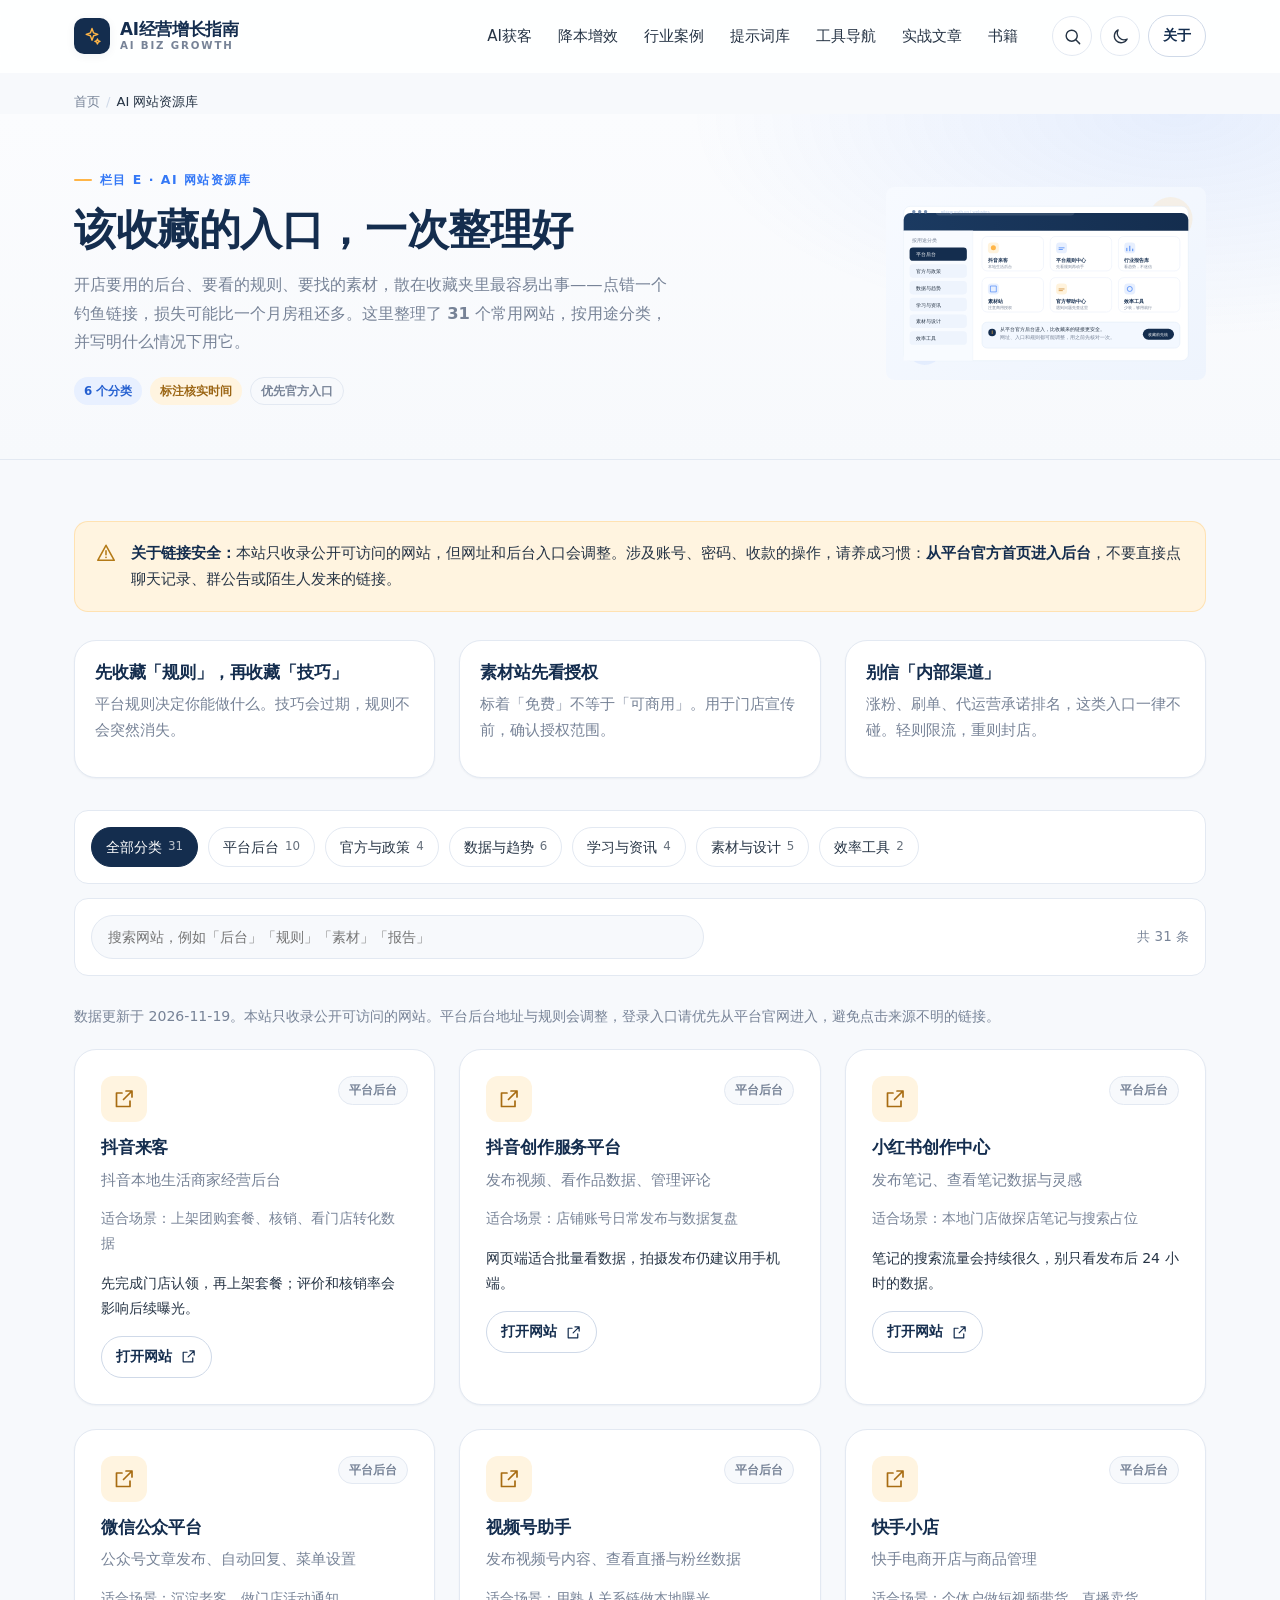
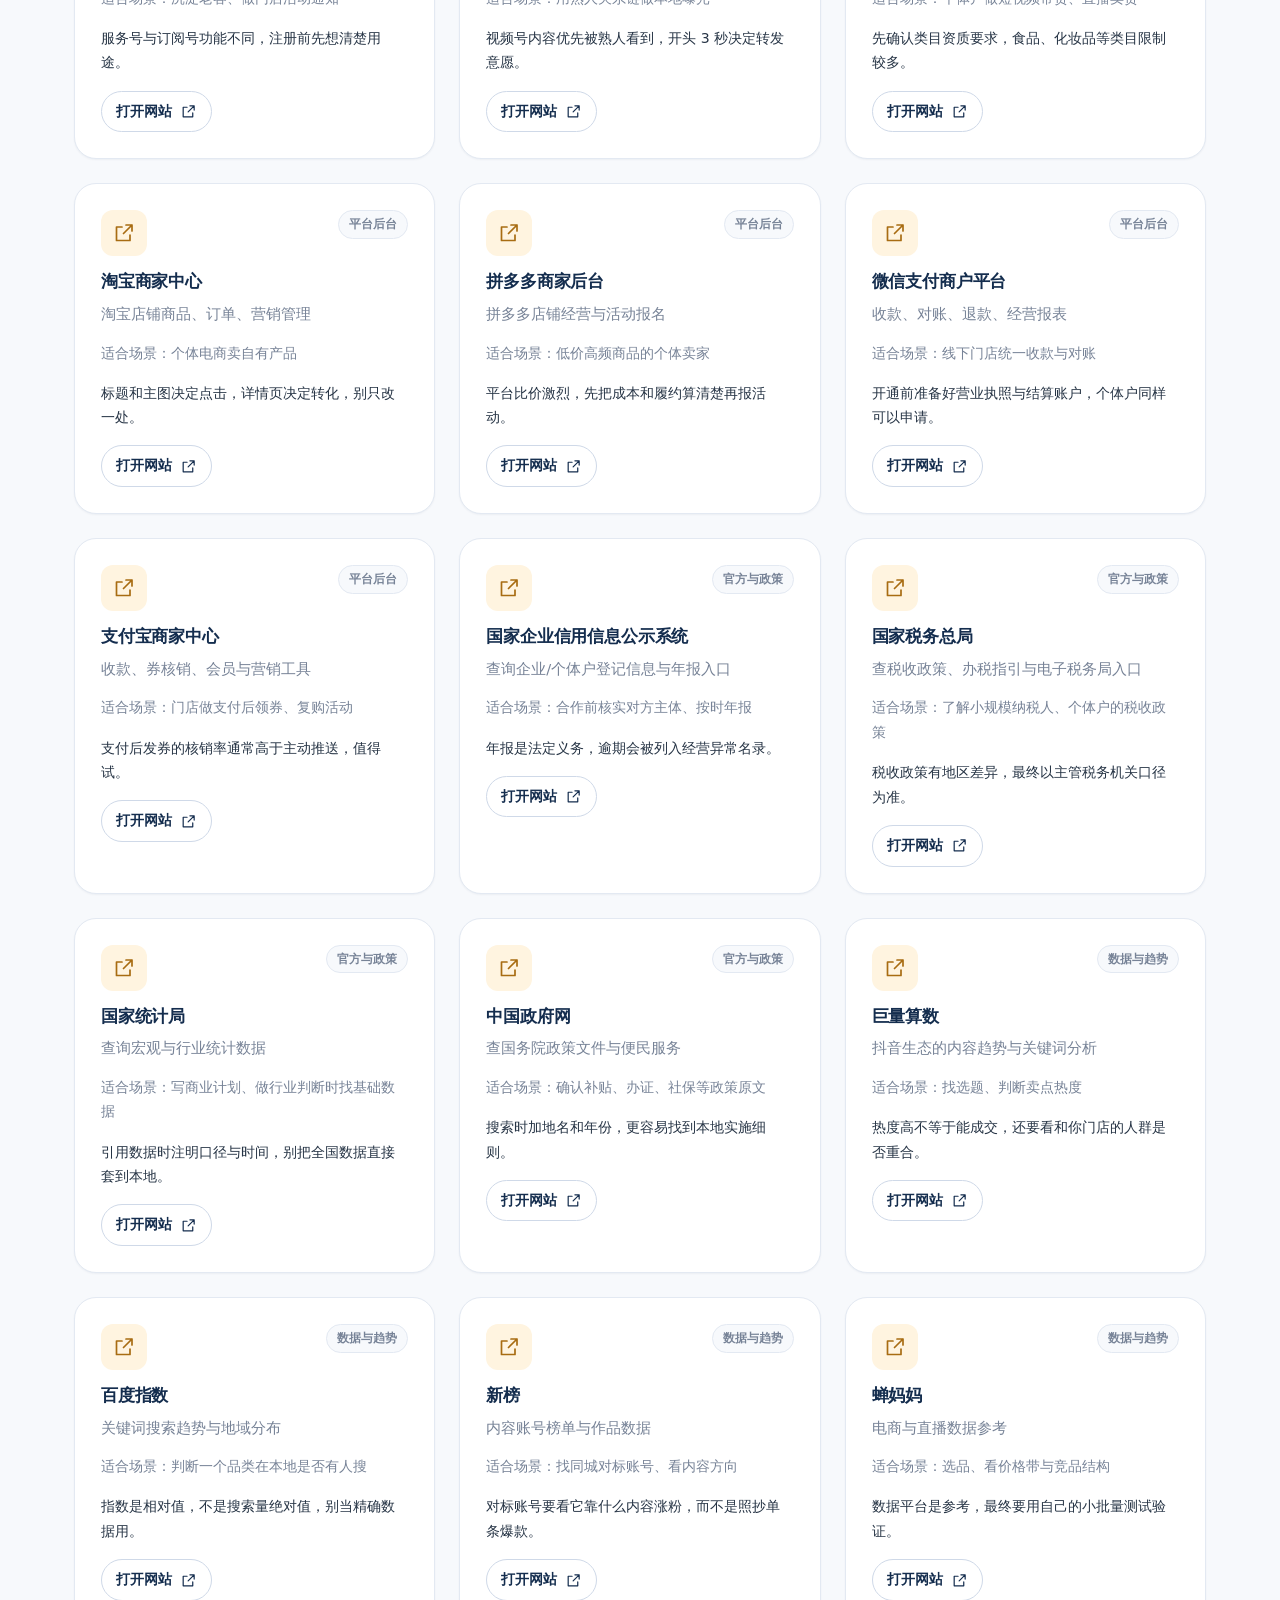
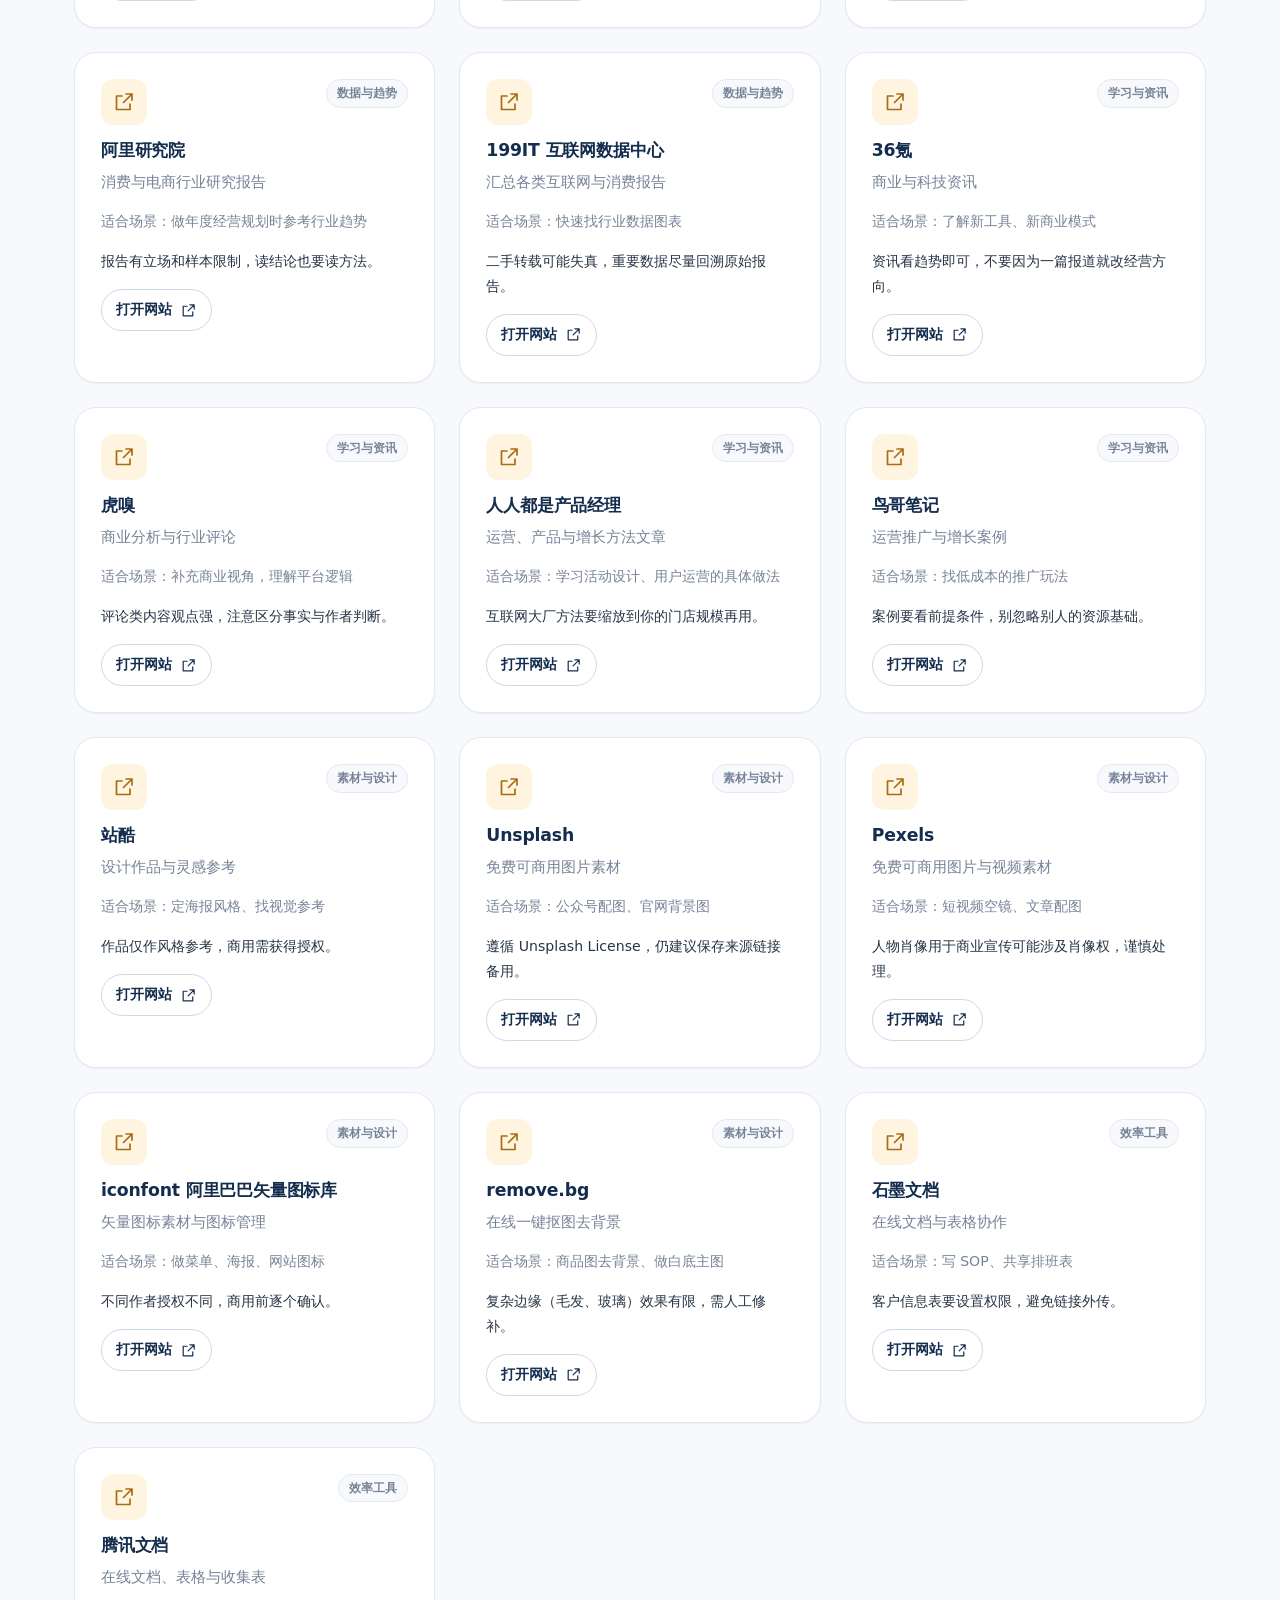
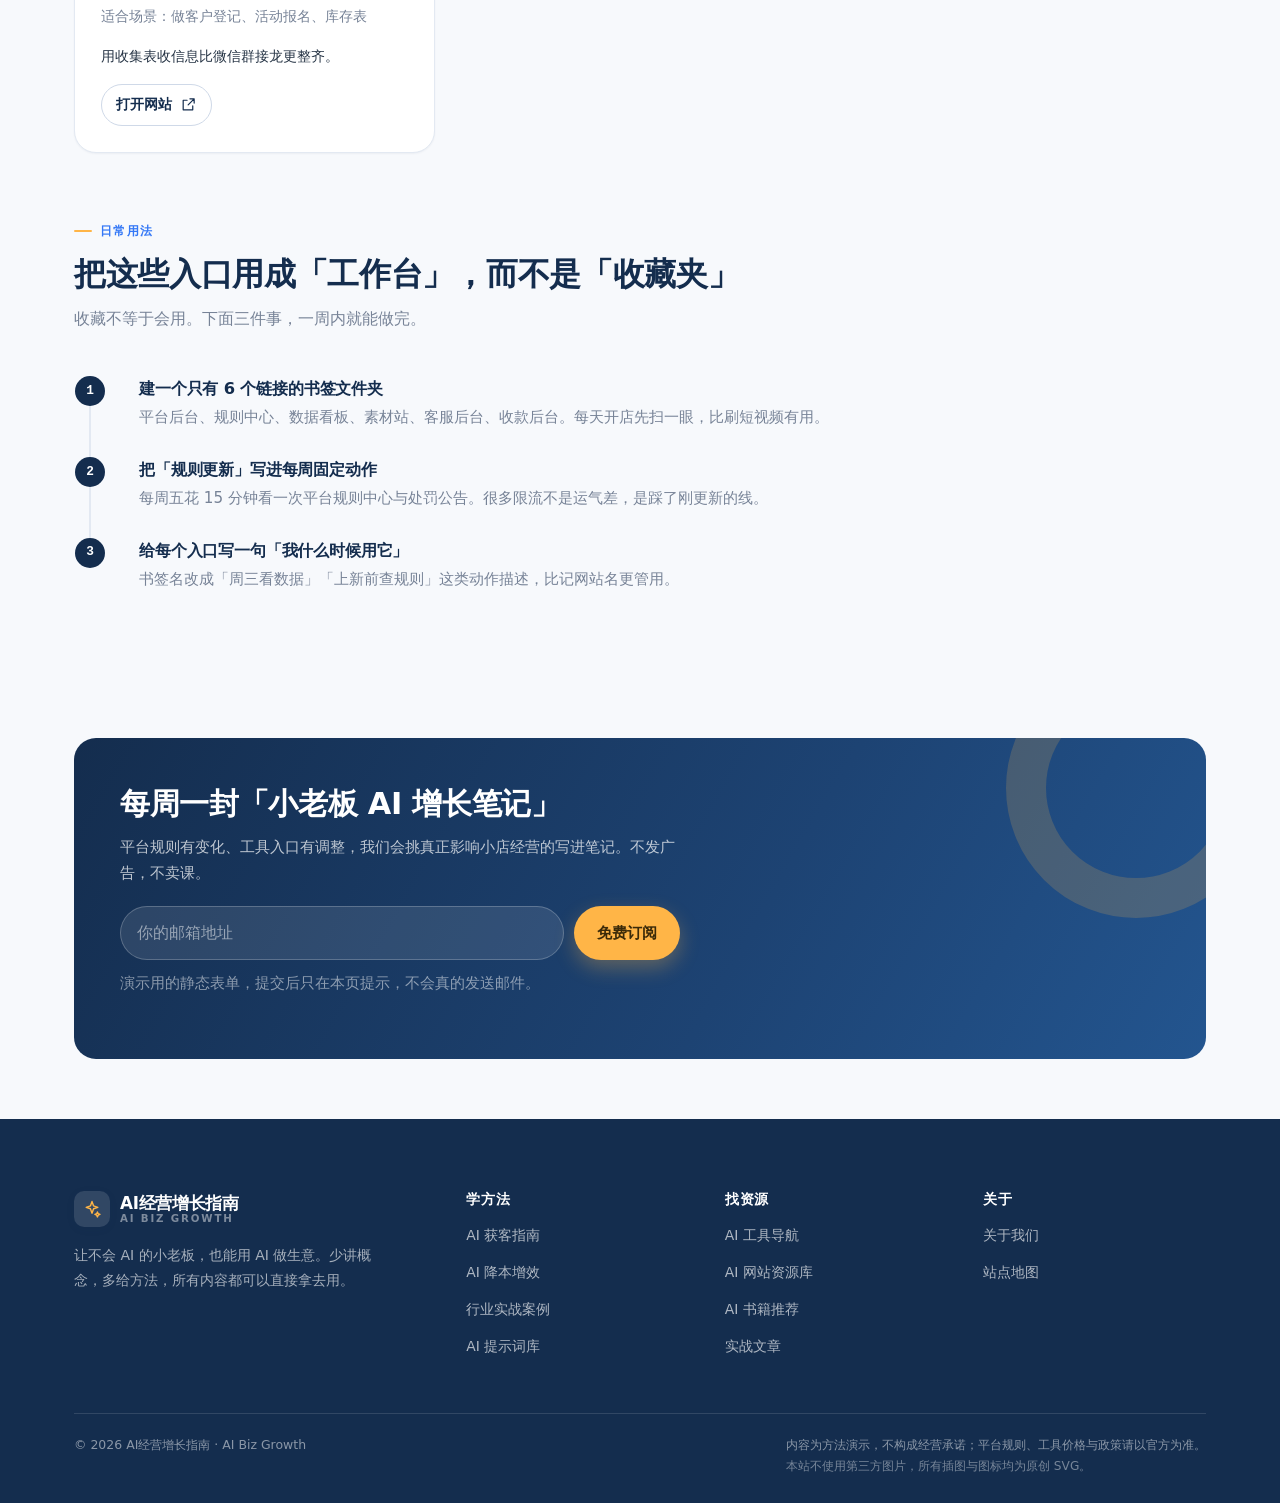
<file: websites.html>
<!DOCTYPE html>
<html lang="zh-CN">
<head>
<meta charset="UTF-8">
<meta name="viewport" content="width=device-width, initial-scale=1">
<title>AI 网站资源库：31 个后台、政策与素材入口 · AI经营增长指南</title>
<meta name="description" content="按平台后台、官方与政策、数据与趋势、学习与资讯、素材与设计、效率工具 6 类整理 31 个常用网站，写清用途、适用场景、官网入口和使用建议，帮小老板少绕路、少踩坑。">
<meta name="keywords" content="AI网站导航,平台后台入口,平台规则,行业报告,商用素材,效率工具">
<meta name="theme-color" content="#142D4E">
<link rel="canonical" href="https://yuxin.run/ai-biz-growth/websites.html">
<meta property="og:type" content="article">
<meta property="og:site_name" content="AI经营增长指南">
<meta property="og:title" content="AI 网站资源库：31 个后台、政策与素材入口">
<meta property="og:description" content="该收藏的入口一次整理好，从官方后台进，比点来源不明的链接安全。">
<meta property="og:url" content="https://yuxin.run/ai-biz-growth/websites.html">
<link rel="icon" href="assets/svg/favicon.svg" type="image/svg+xml">
<link rel="stylesheet" href="assets/css/style.css?v=8667bad5">
<link rel="stylesheet" href="assets/css/responsive.css?v=b175d3fd">
<script type="application/ld+json">
{"@context":"https://schema.org","@type":"CollectionPage","name":"AI 网站资源库","description":"小微企业经营常用的平台后台、官方政策、数据与素材入口","inLanguage":"zh-CN"}
</script>
</head>
<body>
<!-- SVG SPRITE:start 由 tools/inline-sprite.js 生成，请勿手改 -->
<svg xmlns="http://www.w3.org/2000/svg" style="position:absolute;width:0;height:0;overflow:hidden" aria-hidden="true" focusable="false">
  <defs>
    <g id="stroke-defaults"></g>
  </defs>

  <symbol id="i-search" viewBox="0 0 24 24" fill="none" stroke="currentColor" stroke-width="1.8" stroke-linecap="round" stroke-linejoin="round">
    <circle cx="11" cy="11" r="7"/><path d="M16.5 16.5 21 21"/>
  </symbol>
  <symbol id="i-menu" viewBox="0 0 24 24" fill="none" stroke="currentColor" stroke-width="1.8" stroke-linecap="round">
    <path d="M4 7h16M4 12h16M4 17h16"/>
  </symbol>
  <symbol id="i-close" viewBox="0 0 24 24" fill="none" stroke="currentColor" stroke-width="1.8" stroke-linecap="round">
    <path d="M6 6l12 12M18 6 6 18"/>
  </symbol>
  <symbol id="i-arrow-right" viewBox="0 0 24 24" fill="none" stroke="currentColor" stroke-width="1.8" stroke-linecap="round" stroke-linejoin="round">
    <path d="M4 12h15M14 6l6 6-6 6"/>
  </symbol>
  <symbol id="i-arrow-up" viewBox="0 0 24 24" fill="none" stroke="currentColor" stroke-width="1.8" stroke-linecap="round" stroke-linejoin="round">
    <path d="M12 20V5M6 11l6-6 6 6"/>
  </symbol>
  <symbol id="i-chevron-down" viewBox="0 0 24 24" fill="none" stroke="currentColor" stroke-width="1.8" stroke-linecap="round" stroke-linejoin="round">
    <path d="M6 9l6 6 6-6"/>
  </symbol>
  <symbol id="i-sun" viewBox="0 0 24 24" fill="none" stroke="currentColor" stroke-width="1.7" stroke-linecap="round">
    <circle cx="12" cy="12" r="4.2"/>
    <path d="M12 2.5v2M12 19.5v2M2.5 12h2M19.5 12h2M5.2 5.2l1.4 1.4M17.4 17.4l1.4 1.4M18.8 5.2l-1.4 1.4M6.6 17.4l-1.4 1.4"/>
  </symbol>
  <symbol id="i-moon" viewBox="0 0 24 24" fill="none" stroke="currentColor" stroke-width="1.7" stroke-linecap="round" stroke-linejoin="round">
    <path d="M20.5 15.2A8.6 8.6 0 0 1 9 3.6a8.6 8.6 0 1 0 11.5 11.6Z"/>
  </symbol>
  <symbol id="i-check" viewBox="0 0 24 24" fill="none" stroke="currentColor" stroke-width="2" stroke-linecap="round" stroke-linejoin="round">
    <path d="M4.5 12.5l5 5L20 6.5"/>
  </symbol>
  <symbol id="i-copy" viewBox="0 0 24 24" fill="none" stroke="currentColor" stroke-width="1.7" stroke-linecap="round" stroke-linejoin="round">
    <rect x="9" y="9" width="11" height="11" rx="2.5"/><path d="M5.5 15V6.5a2 2 0 0 1 2-2H16"/>
  </symbol>
  <symbol id="i-bookmark" viewBox="0 0 24 24" fill="none" stroke="currentColor" stroke-width="1.7" stroke-linecap="round" stroke-linejoin="round">
    <path d="M6 4.5h12v16l-6-4.2-6 4.2Z"/>
  </symbol>
  <symbol id="i-sparkles" viewBox="0 0 24 24" fill="none" stroke="currentColor" stroke-width="1.7" stroke-linecap="round" stroke-linejoin="round">
    <path d="M12 3l1.9 5.3L19 10l-5.1 1.7L12 17l-1.9-5.3L5 10l5.1-1.7Z"/>
    <path d="M18.5 15.5l.9 2.1 2.1.9-2.1.9-.9 2.1-.9-2.1-2.1-.9 2.1-.9Z"/>
  </symbol>
  <symbol id="i-target" viewBox="0 0 24 24" fill="none" stroke="currentColor" stroke-width="1.7">
    <circle cx="12" cy="12" r="8.5"/><circle cx="12" cy="12" r="4.5"/><circle cx="12" cy="12" r="1" fill="currentColor"/>
  </symbol>
  <symbol id="i-clock" viewBox="0 0 24 24" fill="none" stroke="currentColor" stroke-width="1.7" stroke-linecap="round" stroke-linejoin="round">
    <circle cx="12" cy="12" r="8.5"/><path d="M12 7v5.3l3.5 2"/>
  </symbol>
  <symbol id="i-warning" viewBox="0 0 24 24" fill="none" stroke="currentColor" stroke-width="1.7" stroke-linecap="round" stroke-linejoin="round">
    <path d="M12 3.6 21 20H3Z"/><path d="M12 9.5v4.3"/><circle cx="12" cy="16.8" r=".9" fill="currentColor" stroke="none"/>
  </symbol>
  <symbol id="i-info" viewBox="0 0 24 24" fill="none" stroke="currentColor" stroke-width="1.7" stroke-linecap="round">
    <circle cx="12" cy="12" r="8.5"/><path d="M12 11v5.5"/><circle cx="12" cy="7.8" r=".9" fill="currentColor" stroke="none"/>
  </symbol>
  <symbol id="i-chart" viewBox="0 0 24 24" fill="none" stroke="currentColor" stroke-width="1.7" stroke-linecap="round" stroke-linejoin="round">
    <path d="M4 20V4M4 20h16"/><path d="M7.5 15.5l3.5-4 3 2.5 5-6"/>
  </symbol>
  <symbol id="i-book" viewBox="0 0 24 24" fill="none" stroke="currentColor" stroke-width="1.7" stroke-linecap="round" stroke-linejoin="round">
    <path d="M12 6.3C10 4.6 6.5 4.4 4 5.2v14c2.5-.8 6-.6 8 1.1 2-1.7 5.5-1.9 8-1.1v-14c-2.5-.8-6-.6-8 1.1Z"/><path d="M12 6.3v14"/>
  </symbol>
  <symbol id="i-tool" viewBox="0 0 24 24" fill="none" stroke="currentColor" stroke-width="1.7" stroke-linecap="round" stroke-linejoin="round">
    <path d="M14.7 6.3a4.2 4.2 0 0 0 5.1 5.1l-8.3 8.3-4.9-4.9 8.3-8.3Z"/><path d="M5.5 18.5 3 21"/>
  </symbol>
  <symbol id="i-users" viewBox="0 0 24 24" fill="none" stroke="currentColor" stroke-width="1.7" stroke-linecap="round" stroke-linejoin="round">
    <circle cx="9" cy="8" r="3.4"/><path d="M3 19.5c0-3.2 2.7-5.8 6-5.8s6 2.6 6 5.8"/><path d="M16.2 5.2a3.4 3.4 0 0 1 0 6.6M17.5 14.2c2.3.6 4 2.6 4 5.3"/>
  </symbol>
  <symbol id="i-bag" viewBox="0 0 24 24" fill="none" stroke="currentColor" stroke-width="1.7" stroke-linecap="round" stroke-linejoin="round">
    <path d="M5 8h14l-1.1 12.5H6.1Z"/><path d="M9 8V6a3 3 0 0 1 6 0v2"/>
  </symbol>
  <symbol id="i-cup" viewBox="0 0 24 24" fill="none" stroke="currentColor" stroke-width="1.7" stroke-linecap="round" stroke-linejoin="round">
    <path d="M6.5 7.5h11L16 16.6a3 3 0 0 1-2.9 2.4h-2.2a3 3 0 0 1-2.9-2.4Z"/><path d="M14.5 3.5 13 7.5M8 4.8 7.2 7.5"/>
  </symbol>
  <symbol id="i-scissors" viewBox="0 0 24 24" fill="none" stroke="currentColor" stroke-width="1.7" stroke-linecap="round" stroke-linejoin="round">
    <circle cx="6" cy="7" r="2.6"/><circle cx="6" cy="17" r="2.6"/><path d="M8.2 8.4 20 18M8.2 15.6 20 6"/>
  </symbol>
  <symbol id="i-shirt" viewBox="0 0 24 24" fill="none" stroke="currentColor" stroke-width="1.7" stroke-linecap="round" stroke-linejoin="round">
    <path d="M8.5 4 12 5.8 15.5 4 20 7.6l-2.7 3.6-2.1-1.4V20H8.8V9.8L6.7 11.2 4 7.6Z"/>
  </symbol>
  <symbol id="i-hammer" viewBox="0 0 24 24" fill="none" stroke="currentColor" stroke-width="1.7" stroke-linecap="round" stroke-linejoin="round">
    <path d="M13.5 6.5 17 3l4 4-3.5 3.5Z"/><path d="m14 9-8.5 8.5L3 15l8.5-8.5Z"/>
  </symbol>
  <symbol id="i-wrench" viewBox="0 0 24 24" fill="none" stroke="currentColor" stroke-width="1.7" stroke-linecap="round" stroke-linejoin="round">
    <path d="M15.6 3.5a5 5 0 0 0-4.4 7.3L3.6 18.4l2 2 7.6-7.6a5 5 0 0 0 7.3-4.4l-3.2 2-2.7-2.7Z"/>
  </symbol>
  <symbol id="i-store" viewBox="0 0 24 24" fill="none" stroke="currentColor" stroke-width="1.7" stroke-linecap="round" stroke-linejoin="round">
    <path d="M4 10v10h16V10"/><path d="M3 10l2-6h14l2 6Z"/><path d="M9.5 20v-6h5v6"/>
  </symbol>
  <symbol id="i-school" viewBox="0 0 24 24" fill="none" stroke="currentColor" stroke-width="1.7" stroke-linecap="round" stroke-linejoin="round">
    <path d="M3 9.2 12 4l9 5.2-9 5.2Z"/><path d="M7 11.6V17c0 1.6 2.2 3 5 3s5-1.4 5-3v-5.4"/>
  </symbol>
  <symbol id="i-box" viewBox="0 0 24 24" fill="none" stroke="currentColor" stroke-width="1.7" stroke-linecap="round" stroke-linejoin="round">
    <path d="M12 3l8 4.4v9.2L12 21l-8-4.4V7.4Z"/><path d="M4 7.4l8 4.4 8-4.4M12 11.8V21"/>
  </symbol>
  <symbol id="i-phone" viewBox="0 0 24 24" fill="none" stroke="currentColor" stroke-width="1.7" stroke-linecap="round" stroke-linejoin="round">
    <rect x="7" y="2.5" width="10" height="19" rx="2.2"/><path d="M10.5 5.5h3"/>
  </symbol>
  <symbol id="i-calendar" viewBox="0 0 24 24" fill="none" stroke="currentColor" stroke-width="1.7" stroke-linecap="round" stroke-linejoin="round">
    <rect x="3.5" y="5" width="17" height="15.5" rx="2.2"/><path d="M3.5 10h17M8 3v4M16 3v4"/>
  </symbol>
  <symbol id="i-robot" viewBox="0 0 24 24" fill="none" stroke="currentColor" stroke-width="1.7" stroke-linecap="round" stroke-linejoin="round">
    <rect x="4" y="8" width="16" height="12" rx="3"/><path d="M12 4v4"/><circle cx="12" cy="3.2" r="1.2"/><circle cx="9" cy="13" r="1" fill="currentColor" stroke="none"/><circle cx="15" cy="13" r="1" fill="currentColor" stroke="none"/><path d="M9.5 16.5h5"/>
  </symbol>
  <symbol id="i-leaf" viewBox="0 0 24 24" fill="none" stroke="currentColor" stroke-width="1.7" stroke-linecap="round" stroke-linejoin="round">
    <path d="M20 4C10.5 4 4.5 9.5 4 20c10.5.5 16-5.5 16-16Z"/><path d="M4.5 19.5 14 10"/>
  </symbol>
  <symbol id="i-play" viewBox="0 0 24 24" fill="none" stroke="currentColor" stroke-width="1.7" stroke-linecap="round" stroke-linejoin="round">
    <circle cx="12" cy="12" r="9"/><path d="m10 8.5 6 3.5-6 3.5Z"/>
  </symbol>
  <symbol id="i-quote" viewBox="0 0 24 24" fill="none" stroke="currentColor" stroke-width="1.7" stroke-linecap="round" stroke-linejoin="round">
    <path d="M9 6C6 7 4 9.5 4 13v5h5v-5H6.5c0-2.2 1-3.6 3-4.3ZM19 6c-3 1-5 3.5-5 7v5h5v-5h-2.5c0-2.2 1-3.6 3-4.3Z"/>
  </symbol>
  <symbol id="i-mail" viewBox="0 0 24 24" fill="none" stroke="currentColor" stroke-width="1.7" stroke-linecap="round" stroke-linejoin="round">
    <rect x="3" y="5.5" width="18" height="13" rx="2.2"/><path d="m3.8 7 8.2 6 8.2-6"/>
  </symbol>
  <symbol id="i-external" viewBox="0 0 24 24" fill="none" stroke="currentColor" stroke-width="1.7" stroke-linecap="round" stroke-linejoin="round">
    <path d="M14 4h6v6M20 4l-8.5 8.5"/><path d="M18 14v5.5H4.5V6H10"/>
  </symbol>
</svg>
<!-- SVG SPRITE:end -->


<a class="skip-link" href="#main">跳到主要内容</a>

<header class="site-header">
  <div class="container nav">
    <a class="brand" href="index.html" aria-label="AI经营增长指南 首页">
      <span class="brand-mark"><svg width="20" height="20" aria-hidden="true" style="color:#FFB547"><use href="#i-sparkles"></use></svg></span>
      <span class="brand-name">AI经营增长指南<span class="brand-sub">AI BIZ GROWTH</span></span>
    </a>
    <ul class="nav-links">
      <li><a href="growth.html">AI获客</a></li>
      <li><a href="efficiency.html">降本增效</a></li>
      <li><a href="cases.html">行业案例</a></li>
      <li><a href="prompts.html">提示词库</a></li>
      <li><a href="tools.html">工具导航</a></li>
      <li><a href="articles.html">实战文章</a></li>
      <li><a href="books.html">书籍</a></li>
    </ul>
    <div class="nav-actions">
      <button class="icon-btn" type="button" data-search-open aria-label="站内搜索"><svg aria-hidden="true"><use href="#i-search"></use></svg></button>
      <button class="icon-btn" type="button" data-theme-toggle aria-label="切换深色模式" aria-pressed="false"><svg aria-hidden="true"><use href="#i-moon"></use></svg></button>
      <a class="btn btn-ghost btn-sm" href="about.html">关于</a>
      <button class="icon-btn nav-toggle" type="button" data-drawer-open aria-label="打开菜单" aria-expanded="false"><svg aria-hidden="true"><use href="#i-menu"></use></svg></button>
    </div>
  </div>
</header>

<div class="drawer" id="drawer" aria-hidden="true">
  <div class="drawer-backdrop" data-drawer-close></div>
  <div class="drawer-panel" role="dialog" aria-modal="true" aria-label="站点导航">
    <div class="drawer-head">
      <strong>站点导航</strong>
      <button class="icon-btn" type="button" data-drawer-close aria-label="关闭菜单"><svg aria-hidden="true"><use href="#i-close"></use></svg></button>
    </div>
    <ul class="drawer-nav">
      <li><a href="index.html">首页</a></li>
      <li><a href="growth.html">AI 获客指南</a></li>
      <li><a href="efficiency.html">AI 降本增效</a></li>
      <li><a href="cases.html">行业实战案例</a></li>
      <li><a href="prompts.html">AI 提示词库</a></li>
      <li><a href="tools.html">AI 工具导航</a></li>
      <li><a href="websites.html">AI 网站资源库</a></li>
      <li><a href="books.html">AI 书籍推荐</a></li>
      <li><a href="articles.html">实战文章</a></li>
      <li><a href="about.html">关于我们</a></li>
    </ul>
    <a class="btn btn-primary btn-block" href="growth.html">开始 AI 增长实战</a>
  </div>
</div>

<main id="main">
  <nav class="breadcrumb" aria-label="面包屑">
    <div class="container">
      <ol>
        <li><a href="index.html">首页</a></li>
        <li><span aria-current="page">AI 网站资源库</span></li>
      </ol>
    </div>
  </nav>

  <section class="page-hero">
    <div class="container page-hero__inner">
      <div>
        <p class="eyebrow">栏目 E · AI 网站资源库</p>
        <h1>该收藏的入口，一次整理好</h1>
        <p class="page-hero__lede">开店要用的后台、要看的规则、要找的素材，散在收藏夹里最容易出事——点错一个钓鱼链接，损失可能比一个月房租还多。这里整理了 <strong id="siteTotal">31</strong> 个常用网站，按用途分类，并写明什么情况下用它。</p>
        <div class="page-hero__meta">
          <span class="badge">6 个分类</span>
          <span class="badge badge--amber">标注核实时间</span>
          <span class="badge badge--gray">优先官方入口</span>
        </div>
      </div>
      <div class="page-hero__art">
        <img src="assets/svg/webgrid.svg" width="760" height="460" alt="网站资源库示意：浏览器中左侧是平台后台、官方政策、数据趋势等分类，右侧是整理好的网站卡片" loading="lazy" decoding="async">
      </div>
    </div>
  </section>

  <div class="container" style="padding-top:clamp(24px,4vw,36px)">
    <div class="callout callout--warn" style="margin-bottom:28px">
      <svg class="callout__icon" aria-hidden="true"><use href="#i-warning"></use></svg>
      <div>
        <p><strong>关于链接安全：</strong>本站只收录公开可访问的网站，但网址和后台入口会调整。涉及账号、密码、收款的操作，请养成习惯：<strong>从平台官方首页进入后台</strong>，不要直接点聊天记录、群公告或陌生人发来的链接。</p>
      </div>
    </div>

    <div class="grid grid-3" style="margin-bottom:32px">
      <div class="card card--pad-sm">
        <h3 class="card-title">先收藏「规则」，再收藏「技巧」</h3>
        <p class="card-desc mb-0">平台规则决定你能做什么。技巧会过期，规则不会突然消失。</p>
      </div>
      <div class="card card--pad-sm">
        <h3 class="card-title">素材站先看授权</h3>
        <p class="card-desc mb-0">标着「免费」不等于「可商用」。用于门店宣传前，确认授权范围。</p>
      </div>
      <div class="card card--pad-sm">
        <h3 class="card-title">别信「内部渠道」</h3>
        <p class="card-desc mb-0">涨粉、刷单、代运营承诺排名，这类入口一律不碰。轻则限流，重则封店。</p>
      </div>
    </div>

    <div class="filter-bar" id="siteFilter">
      <span class="filter-bar__label">网站分类</span>
    </div>
    <div class="filter-bar">
      <label class="visually-hidden" for="siteSearch">搜索网站</label>
      <input id="siteSearch" type="search" placeholder="搜索网站，例如「后台」「规则」「素材」「报告」">
      <span class="filter-bar__spacer"></span>
      <span class="filter-result" id="siteCount">共 31 条</span>
    </div>

    <p class="small muted" id="siteMeta" style="margin-bottom:20px">正在读取网站数据…</p>

    <div class="grid grid-3" id="siteGrid">
      <div class="empty-state" style="grid-column:1/-1"><strong>正在加载网站资源…</strong><p class="small">如果长时间没有内容，请刷新页面重试。</p></div>
    </div>
  </div>

  <section class="section section--tight">
    <div class="container">
      <div class="section-head">
        <p class="eyebrow">日常用法</p>
        <h2>把这些入口用成「工作台」，而不是「收藏夹」</h2>
        <p class="section-desc">收藏不等于会用。下面三件事，一周内就能做完。</p>
      </div>
      <div class="steps">
        <div class="step">
          <span class="step__num">1</span>
          <div>
            <h3>建一个只有 6 个链接的书签文件夹</h3>
            <p>平台后台、规则中心、数据看板、素材站、客服后台、收款后台。每天开店先扫一眼，比刷短视频有用。</p>
          </div>
        </div>
        <div class="step">
          <span class="step__num">2</span>
          <div>
            <h3>把「规则更新」写进每周固定动作</h3>
            <p>每周五花 15 分钟看一次平台规则中心与处罚公告。很多限流不是运气差，是踩了刚更新的线。</p>
          </div>
        </div>
        <div class="step">
          <span class="step__num">3</span>
          <div>
            <h3>给每个入口写一句「我什么时候用它」</h3>
            <p>书签名改成「周三看数据」「上新前查规则」这类动作描述，比记网站名更管用。</p>
          </div>
        </div>
      </div>
    </div>
  </section>

  <section class="section section--tight">
    <div class="container">
      <div class="subscribe">
        <div class="subscribe__inner">
          <h2>每周一封「小老板 AI 增长笔记」</h2>
          <p>平台规则有变化、工具入口有调整，我们会挑真正影响小店经营的写进笔记。不发广告，不卖课。</p>
          <form class="form-row" style="margin-top:20px" data-subscribe>
            <label class="visually-hidden" for="subEmail7">邮箱地址</label>
            <input id="subEmail7" type="email" placeholder="你的邮箱地址" required>
            <button class="btn btn-amber" type="submit">免费订阅</button>
          </form>
          <p class="form-hint">演示用的静态表单，提交后只在本页提示，不会真的发送邮件。</p>
        </div>
      </div>
    </div>
  </section>
</main>

<footer class="site-footer">
  <div class="container">
    <div class="footer-grid">
      <div class="footer-about">
        <a class="brand" href="index.html">
          <span class="brand-mark"><svg width="20" height="20" aria-hidden="true" style="color:#FFB547"><use href="#i-sparkles"></use></svg></span>
          <span class="brand-name">AI经营增长指南<span class="brand-sub">AI BIZ GROWTH</span></span>
        </a>
        <p>让不会 AI 的小老板，也能用 AI 做生意。少讲概念，多给方法，所有内容都可以直接拿去用。</p>
      </div>
      <div class="footer-col">
        <h4>学方法</h4>
        <ul>
          <li><a href="growth.html">AI 获客指南</a></li>
          <li><a href="efficiency.html">AI 降本增效</a></li>
          <li><a href="cases.html">行业实战案例</a></li>
          <li><a href="prompts.html">AI 提示词库</a></li>
        </ul>
      </div>
      <div class="footer-col">
        <h4>找资源</h4>
        <ul>
          <li><a href="tools.html">AI 工具导航</a></li>
          <li><a href="websites.html">AI 网站资源库</a></li>
          <li><a href="books.html">AI 书籍推荐</a></li>
          <li><a href="articles.html">实战文章</a></li>
        </ul>
      </div>
      <div class="footer-col">
        <h4>关于</h4>
        <ul>
          <li><a href="about.html">关于我们</a></li>
          <li><a href="sitemap.html">站点地图</a></li>
        </ul>
      </div>
    </div>
    <div class="footer-bottom">
      <p>© 2026 AI经营增长指南 · AI Biz Growth</p>
      <div>
        <p>内容为方法演示，不构成经营承诺；平台规则、工具价格与政策请以官方为准。</p>
        <p class="footer-disclaimer">本站不使用第三方图片，所有插图与图标均为原创 SVG。</p>
      </div>
    </div>
  </div>
</footer>

<button class="back-top" id="backTop" type="button" aria-label="返回顶部"><svg aria-hidden="true"><use href="#i-arrow-up"></use></svg></button>

<div class="search-overlay" id="searchOverlay" aria-hidden="true">
  <div class="search-dialog" role="dialog" aria-modal="true" aria-labelledby="searchTitle">
    <div class="search-field">
      <svg aria-hidden="true"><use href="#i-search"></use></svg>
      <label class="visually-hidden" id="searchTitle" for="searchInput">站内搜索</label>
      <input id="searchInput" type="search" placeholder="搜索文章、工具、提示词…（按 / 或 Ctrl+K）" autocomplete="off">
      <button class="icon-btn" type="button" data-search-close aria-label="关闭搜索"><svg aria-hidden="true"><use href="#i-close"></use></svg></button>
    </div>
    <div class="search-hints" id="searchResults"></div>
    <div class="search-foot"><span>↑ ↓ 选择</span><span>Enter 打开</span><span>Esc 关闭</span></div>
  </div>
</div>

<script src="assets/js/main.js?v=47d32773"></script>
<script src="assets/js/ui.js?v=074137f3"></script>
<script src="assets/js/search.js?v=25d5a6bd"></script>
<script src="assets/js/websites.js?v=39bc9512"></script>
</body>
</html>
</file>
<file: assets/css/style.css>
@charset "UTF-8";
/* ==========================================================================
   AI经营增长指南 — 基础样式系统
   设计关键词：专业 / 简洁 / 可信 / 实战 / 温暖 / 商业质感
   结构：1.设计变量 2.重置 3.排版 4.布局 5.组件 6.页面模块 7.动效
   ========================================================================== */

/* ---------- 1. 设计变量 ---------- */
:root {
  --navy: #142d4e;
  --navy-600: #1c3b63;
  --blue: #3478f6;
  --blue-dark: #245fd0;
  --blue-soft: #e8f0ff;
  --amber: #ffb547;
  --amber-soft: #fff4e0;
  --bg: #f7f9fc;
  --card: #ffffff;
  --ink: #263445;
  --muted: #778397;
  --line: #e3e9f2;
  --line-strong: #cfd9e8;
  --teal: #1f9d8b;
  --teal-soft: #e3f5f1;
  --plum: #7a5af5;
  --danger: #d9534f;

  --radius-sm: 8px;
  --radius: 14px;
  --radius-lg: 22px;
  --radius-pill: 999px;

  --shadow-xs: 0 1px 2px rgba(20, 45, 78, .05);
  --shadow-sm: 0 2px 10px rgba(20, 45, 78, .06);
  --shadow: 0 10px 30px rgba(20, 45, 78, .08);
  --shadow-lg: 0 24px 60px rgba(20, 45, 78, .13);

  --container: 1180px;
  --container-narrow: 800px;
  --header-h: 72px;

  --font-sans: "PingFang SC", "HarmonyOS Sans SC", "Hiragino Sans GB", "Microsoft YaHei",
    "source-han-sans-sc", "Noto Sans CJK SC", system-ui, -apple-system, "Segoe UI", sans-serif;
  --font-serif: "Songti SC", "Source Han Serif SC", "Noto Serif CJK SC", "SimSun", Georgia, serif;
  --font-mono: "SFMono-Regular", "JetBrains Mono", Consolas, "Liberation Mono", Menlo, monospace;

  --ease: cubic-bezier(.22, .61, .36, 1);
  --dur: .28s;
}

/* 暗色主题：低饱和深蓝，保持商业质感 */
html[data-theme="dark"] {
  --navy: #e8eef8;
  --navy-600: #cdd9ea;
  --blue: #6f9dff;
  --blue-dark: #8fb4ff;
  --blue-soft: #17294a;
  --amber: #ffc46b;
  --amber-soft: #33281a;
  --bg: #0d1726;
  --card: #142338;
  --ink: #e6edf7;
  --muted: #94a5bc;
  --line: #22334b;
  --line-strong: #31455f;
  --teal: #4fd1bb;
  --teal-soft: #12332f;
  --plum: #a48bff;
  --shadow-xs: 0 1px 2px rgba(0, 0, 0, .3);
  --shadow-sm: 0 2px 10px rgba(0, 0, 0, .35);
  --shadow: 0 10px 30px rgba(0, 0, 0, .4);
  --shadow-lg: 0 24px 60px rgba(0, 0, 0, .5);
  color-scheme: dark;
}

/* ---------- 2. 重置 ---------- */
*, *::before, *::after { box-sizing: border-box; }
html { -webkit-text-size-adjust: 100%; scroll-behavior: smooth; scroll-padding-top: calc(var(--header-h) + 20px); }
body {
  margin: 0;
  background: var(--bg);
  color: var(--ink);
  font-family: var(--font-sans);
  font-size: 16px;
  line-height: 1.75;
  -webkit-font-smoothing: antialiased;
  text-rendering: optimizeLegibility;
  overflow-x: hidden;
}
img, svg, video { max-width: 100%; display: block; }
img { height: auto; }
a { color: var(--blue); text-decoration: none; transition: color var(--dur) var(--ease); }
a:hover { color: var(--blue-dark); }
button, input, select, textarea { font: inherit; color: inherit; }
button { cursor: pointer; background: none; border: 0; }
ul, ol { padding-left: 1.25em; }
h1, h2, h3, h4, h5 { margin: 0 0 .6em; color: var(--navy); font-weight: 700; line-height: 1.3; letter-spacing: -.01em; }
h1 { font-size: clamp(1.9rem, 4vw, 3rem); }
h2 { font-size: clamp(1.45rem, 2.6vw, 2rem); }
h3 { font-size: clamp(1.12rem, 1.8vw, 1.3rem); }
h4 { font-size: 1.05rem; }
p { margin: 0 0 1.1em; }
hr { border: 0; border-top: 1px solid var(--line); margin: 2.5em 0; }
::selection { background: rgba(52, 120, 246, .18); }
:focus-visible { outline: 3px solid rgba(52, 120, 246, .45); outline-offset: 2px; border-radius: 4px; }
[hidden] { display: none !important; }

.skip-link {
  position: absolute; left: 16px; top: -60px; z-index: 200;
  background: var(--navy); color: #fff; padding: 10px 16px; border-radius: var(--radius-sm);
  transition: top .2s var(--ease);
}
.skip-link:focus { top: 12px; color: #fff; }

/* ---------- 3. 布局工具 ---------- */
.container { width: 100%; max-width: var(--container); margin-inline: auto; padding-inline: 24px; }
.container-narrow { max-width: var(--container-narrow); }
.section { padding: clamp(48px, 7vw, 88px) 0; }
.section--tight { padding: clamp(36px, 5vw, 60px) 0; }
.section--alt { background: linear-gradient(180deg, rgba(232, 240, 255, .5), rgba(247, 249, 252, 0)); }
html[data-theme="dark"] .section--alt { background: linear-gradient(180deg, rgba(23, 41, 74, .55), rgba(13, 23, 38, 0)); }
.section--navy {
  background: var(--navy); color: #dbe5f3; position: relative; overflow: hidden;
}
html[data-theme="dark"] .section--navy { background: #0a1320; }
.section--navy h2, .section--navy h3 { color: #fff; }
.section--navy .section-desc { color: rgba(255, 255, 255, .72); }

.section-head { max-width: 760px; margin-bottom: clamp(26px, 4vw, 44px); }
.section-head--center { margin-inline: auto; text-align: center; }
.section-head--between {
  max-width: none; display: flex; align-items: flex-end; justify-content: space-between; gap: 24px; flex-wrap: wrap;
}
.section-head h2 { margin-bottom: 10px; }
.section-desc { color: var(--muted); font-size: 1.02rem; margin: 0; max-width: 62ch; }

.eyebrow {
  display: inline-flex; align-items: center; gap: 8px;
  font-size: .78rem; font-weight: 700; letter-spacing: .12em; text-transform: uppercase;
  color: var(--blue); margin-bottom: 12px;
}
.eyebrow::before { content: ""; width: 18px; height: 2px; background: var(--amber); border-radius: 2px; }
.eyebrow--light { color: var(--amber); }

.grid { display: grid; gap: clamp(16px, 2.2vw, 24px); }
.grid-2 { grid-template-columns: repeat(2, minmax(0, 1fr)); }
.grid-3 { grid-template-columns: repeat(3, minmax(0, 1fr)); }
.grid-4 { grid-template-columns: repeat(4, minmax(0, 1fr)); }
.auto-grid { grid-template-columns: repeat(auto-fill, minmax(280px, 1fr)); }
.auto-grid--sm { grid-template-columns: repeat(auto-fill, minmax(230px, 1fr)); }
.flex { display: flex; gap: 12px; align-items: center; flex-wrap: wrap; }
.flex-between { display: flex; align-items: center; justify-content: space-between; gap: 16px; flex-wrap: wrap; }
.stack > * + * { margin-top: 14px; }
.mt-0 { margin-top: 0; } .mb-0 { margin-bottom: 0; }
.text-center { text-align: center; }
.muted { color: var(--muted); }
.small { font-size: .88rem; }
.mono { font-family: var(--font-mono); }
.visually-hidden {
  position: absolute; width: 1px; height: 1px; padding: 0; margin: -1px;
  overflow: hidden; clip: rect(0 0 0 0); white-space: nowrap; border: 0;
}

/* ---------- 4. 顶部导航 ---------- */
.site-header {
  position: sticky; top: 0; z-index: 100;
  background: rgba(255, 255, 255, .88);
  backdrop-filter: saturate(180%) blur(14px);
  border-bottom: 1px solid transparent;
  transition: border-color var(--dur), box-shadow var(--dur), background var(--dur);
}
html[data-theme="dark"] .site-header { background: rgba(13, 23, 38, .88); }
.site-header.is-scrolled { border-bottom-color: var(--line); box-shadow: var(--shadow-sm); }
.nav {
  height: var(--header-h); display: flex; align-items: center; gap: 22px;
}
.brand { display: flex; align-items: center; gap: 10px; color: var(--navy); font-weight: 800; letter-spacing: -.02em; flex: 0 0 auto; }
.brand:hover { color: var(--navy); }
.brand-mark { width: 36px; height: 36px; border-radius: 10px; background: var(--navy); display: grid; place-items: center; box-shadow: var(--shadow-sm); }
html[data-theme="dark"] .brand-mark { background: #1e3b62; }
.brand-name { font-size: 1.05rem; line-height: 1.15; }
.brand-sub { display: block; font-size: .64rem; letter-spacing: .18em; color: var(--muted); font-weight: 600; }
.nav-links { display: flex; align-items: center; gap: 2px; margin-left: auto; list-style: none; padding: 0; }
.nav-links > li { position: relative; }
.nav-links a {
  display: inline-flex; align-items: center; gap: 4px;
  padding: 9px 12px; border-radius: var(--radius-pill);
  color: var(--ink); font-size: .94rem; font-weight: 500; white-space: nowrap;
}
.nav-links a:hover { background: var(--blue-soft); color: var(--blue-dark); }
.nav-links a[aria-current="page"] { color: var(--blue-dark); font-weight: 700; background: var(--blue-soft); }
.nav-actions { display: flex; align-items: center; gap: 8px; }
.icon-btn {
  width: 40px; height: 40px; border-radius: 50%; display: grid; place-items: center;
  color: var(--ink); border: 1px solid var(--line); background: var(--card);
  transition: all var(--dur) var(--ease);
}
.icon-btn:hover { color: var(--blue); border-color: var(--blue); transform: translateY(-1px); }
.icon-btn svg { width: 19px; height: 19px; }
.nav-toggle { display: none; }
.nav-cta { padding: 9px 16px; font-size: .9rem; }

/* 下拉菜单（资源） */
.dropdown-panel {
  position: absolute; top: calc(100% + 10px); left: 50%; transform: translateX(-50%) translateY(6px);
  min-width: 210px; background: var(--card); border: 1px solid var(--line); border-radius: var(--radius);
  box-shadow: var(--shadow); padding: 8px; opacity: 0; visibility: hidden;
  transition: all var(--dur) var(--ease); list-style: none; margin: 0;
}
.has-dropdown:hover .dropdown-panel, .has-dropdown:focus-within .dropdown-panel {
  opacity: 1; visibility: visible; transform: translateX(-50%) translateY(0);
}
.dropdown-panel a { display: block; padding: 9px 12px; border-radius: var(--radius-sm); font-size: .9rem; }
.dropdown-panel a:hover { background: var(--bg); }

/* 移动端抽屉 */
.drawer {
  position: fixed; inset: 0; z-index: 120; display: none;
}
.drawer.is-open { display: block; }
.drawer-backdrop { position: absolute; inset: 0; background: rgba(9, 20, 35, .5); backdrop-filter: blur(2px); }
.drawer-panel {
  position: absolute; top: 0; right: 0; bottom: 0; width: min(86vw, 360px);
  background: var(--card); padding: 20px 20px 32px; overflow-y: auto;
  box-shadow: var(--shadow-lg); animation: drawerIn .3s var(--ease);
}
@keyframes drawerIn { from { transform: translateX(100%); } to { transform: translateX(0); } }
.drawer-head { display: flex; align-items: center; justify-content: space-between; margin-bottom: 18px; }
.drawer-nav { list-style: none; padding: 0; margin: 0 0 20px; border-top: 1px solid var(--line); }
.drawer-nav a { display: flex; justify-content: space-between; padding: 13px 2px; border-bottom: 1px solid var(--line); color: var(--ink); font-weight: 500; }
.drawer-nav a[aria-current="page"] { color: var(--blue); }
.drawer-group-title { font-size: .74rem; letter-spacing: .12em; color: var(--muted); font-weight: 700; margin: 22px 0 6px; }

/* ---------- 5. 按钮 ---------- */
.btn {
  display: inline-flex; align-items: center; justify-content: center; gap: 8px;
  padding: 12px 22px; border-radius: var(--radius-pill); font-weight: 600; font-size: .96rem;
  border: 1px solid transparent; cursor: pointer; text-align: center;
  transition: transform var(--dur) var(--ease), box-shadow var(--dur), background var(--dur), color var(--dur);
}
.btn svg { width: 17px; height: 17px; }
.btn-primary { background: var(--blue); color: #fff; box-shadow: 0 8px 20px rgba(52, 120, 246, .26); }
.btn-primary:hover { background: var(--blue-dark); color: #fff; transform: translateY(-2px); box-shadow: 0 12px 26px rgba(52, 120, 246, .32); }
.btn-amber { background: var(--amber); color: #3b2a09; box-shadow: 0 8px 20px rgba(255, 181, 71, .3); }
.btn-amber:hover { color: #2a1d04; transform: translateY(-2px); background: #ffc466; }
.btn-ghost { background: var(--card); color: var(--navy); border-color: var(--line-strong); }
.btn-ghost:hover { border-color: var(--blue); color: var(--blue); transform: translateY(-2px); }
.btn-outline-light { border-color: rgba(255, 255, 255, .28); color: #fff; }
.btn-outline-light:hover { background: rgba(255, 255, 255, .1); color: #fff; }
.btn-sm { padding: 8px 14px; font-size: .85rem; }
.btn-block { width: 100%; }
.btn[disabled] { opacity: .55; cursor: not-allowed; transform: none; }
.link-arrow { display: inline-flex; align-items: center; gap: 6px; font-weight: 600; font-size: .92rem; }
.link-arrow::after { content: "→"; transition: transform var(--dur) var(--ease); }
.link-arrow:hover::after { transform: translateX(4px); }

/* ---------- 6. 卡片与基础组件 ---------- */
.card {
  background: var(--card); border: 1px solid var(--line); border-radius: var(--radius-lg);
  padding: 26px; box-shadow: var(--shadow-xs);
  transition: transform var(--dur) var(--ease), box-shadow var(--dur), border-color var(--dur);
  position: relative;
}
.card--hover:hover { transform: translateY(-4px); box-shadow: var(--shadow); border-color: var(--line-strong); }
.card--flat { box-shadow: none; }
.card--pad-sm { padding: 20px; }
.card-title { font-size: 1.08rem; margin-bottom: 8px; }
.card-title a { color: inherit; }
.card-title a:hover { color: var(--blue); }
.card-desc { color: var(--muted); font-size: .92rem; margin: 0 0 14px; }
.card-meta { display: flex; flex-wrap: wrap; gap: 10px; align-items: center; font-size: .8rem; color: var(--muted); }

.badge {
  display: inline-flex; align-items: center; gap: 5px; padding: 3px 10px;
  border-radius: var(--radius-pill); font-size: .74rem; font-weight: 700;
  background: var(--blue-soft); color: var(--blue-dark); white-space: nowrap;
}
html[data-theme="dark"] .badge { color: var(--blue); }
.badge--amber { background: var(--amber-soft); color: #9a6412; }
html[data-theme="dark"] .badge--amber { color: var(--amber); }
.badge--teal { background: var(--teal-soft); color: #14776a; }
html[data-theme="dark"] .badge--teal { color: var(--teal); }
.badge--gray { background: var(--bg); color: var(--muted); border: 1px solid var(--line); }

.chip {
  display: inline-flex; align-items: center; gap: 6px; padding: 7px 14px;
  border: 1px solid var(--line); border-radius: var(--radius-pill); background: var(--card);
  font-size: .86rem; color: var(--ink); cursor: pointer; transition: all var(--dur) var(--ease);
  white-space: nowrap;
}
.chip:hover { border-color: var(--blue); color: var(--blue); }
.chip[aria-pressed="true"], .chip.is-active {
  background: var(--navy); border-color: var(--navy); color: #fff;
}
html[data-theme="dark"] .chip[aria-pressed="true"], html[data-theme="dark"] .chip.is-active { background: var(--blue); border-color: var(--blue); color: #0d1726; }
.chip-count { font-size: .74rem; opacity: .7; }
/* 图标按钮内的 SVG 尺寸：全局 svg 规则只给了 display:block，
   没有宽高就会按 viewBox 默认比例撑开，所以每个组件都要显式定尺寸。 */
.chip svg { width: 15px; height: 15px; flex: 0 0 auto; }
.chip[aria-pressed="true"] svg, .chip.is-active svg { color: currentColor; }

.filter-bar {
  display: flex; flex-wrap: wrap; gap: 10px; align-items: center;
  padding: 16px; background: var(--card); border: 1px solid var(--line);
  border-radius: var(--radius); margin-bottom: 28px;
}
.filter-bar__label { font-size: .84rem; color: var(--muted); font-weight: 600; margin-right: 2px; }
.filter-bar__spacer { flex: 1 1 20px; }
.filter-result { font-size: .84rem; color: var(--muted); }

.icon-tile {
  width: 46px; height: 46px; border-radius: 12px; display: grid; place-items: center;
  background: var(--blue-soft); color: var(--blue-dark); flex: 0 0 auto;
}
html[data-theme="dark"] .icon-tile { color: var(--blue); }
.icon-tile svg { width: 24px; height: 24px; }
.icon-tile--amber { background: var(--amber-soft); color: #a86c12; }
html[data-theme="dark"] .icon-tile--amber { color: var(--amber); }
.icon-tile--teal { background: var(--teal-soft); color: #14776a; }
html[data-theme="dark"] .icon-tile--teal { color: var(--teal); }

.breadcrumb { font-size: .82rem; color: var(--muted); padding: 18px 0 0; }
.breadcrumb ol { display: flex; flex-wrap: wrap; gap: 6px; list-style: none; margin: 0; padding: 0; }
.breadcrumb li + li::before { content: "/"; margin-right: 6px; color: var(--line-strong); }
.breadcrumb a { color: var(--muted); }
.breadcrumb a:hover { color: var(--blue); }
.breadcrumb [aria-current="page"] { color: var(--ink); }

/* 提示框 */
.callout {
  display: flex; gap: 14px; padding: 18px 20px; border-radius: var(--radius);
  background: var(--blue-soft); border: 1px solid rgba(52, 120, 246, .16);
  margin: 1.6em 0; font-size: .95rem;
}
.callout__icon { flex: 0 0 auto; width: 22px; height: 22px; color: var(--blue); margin-top: 2px; }
.callout p:last-child { margin-bottom: 0; }
.callout strong { color: var(--navy); }
.callout--warn { background: var(--amber-soft); border-color: rgba(255, 181, 71, .3); }
.callout--warn .callout__icon { color: #b47a17; }
html[data-theme="dark"] .callout--warn .callout__icon { color: var(--amber); }
.callout--quote {
  display: block; background: transparent; border: 0; border-left: 3px solid var(--amber);
  border-radius: 0; padding: 4px 0 4px 22px; font-family: var(--font-serif);
  font-size: 1.16rem; line-height: 1.7; color: var(--navy);
}

/* ---------- 7. 首页 Hero ---------- */
.hero {
  position: relative; overflow: hidden;
  background:
    radial-gradient(900px 480px at 88% -10%, rgba(52, 120, 246, .13), transparent 70%),
    radial-gradient(600px 380px at 4% 10%, rgba(255, 181, 71, .14), transparent 70%),
    linear-gradient(180deg, #fbfcfe 0%, var(--bg) 100%);
  padding: clamp(38px, 6vw, 76px) 0 clamp(44px, 6vw, 78px);
}
html[data-theme="dark"] .hero {
  background:
    radial-gradient(900px 480px at 88% -10%, rgba(52, 120, 246, .22), transparent 70%),
    radial-gradient(600px 380px at 4% 10%, rgba(255, 181, 71, .1), transparent 70%),
    linear-gradient(180deg, #101d30 0%, var(--bg) 100%);
}
.hero::before {
  content: ""; position: absolute; inset: 0; pointer-events: none;
  background-image:
    linear-gradient(to right, rgba(20, 45, 78, .045) 1px, transparent 1px),
    linear-gradient(to bottom, rgba(20, 45, 78, .045) 1px, transparent 1px);
  background-size: 56px 56px;
  mask-image: radial-gradient(600px 380px at 70% 20%, #000 30%, transparent 75%);
  -webkit-mask-image: radial-gradient(600px 380px at 70% 20%, #000 30%, transparent 75%);
}
html[data-theme="dark"] .hero::before { opacity: .35; }
.hero__inner {
  position: relative; display: grid; grid-template-columns: 1.02fr .98fr;
  gap: clamp(28px, 4vw, 56px); align-items: center;
}
.hero__badge {
  display: inline-flex; align-items: center; gap: 8px; padding: 6px 14px 6px 8px;
  background: var(--card); border: 1px solid var(--line); border-radius: var(--radius-pill);
  font-size: .8rem; color: var(--muted); box-shadow: var(--shadow-xs); margin-bottom: 20px;
}
.hero__badge b { background: var(--amber-soft); color: #96610c; font-size: .74rem; padding: 3px 9px; border-radius: var(--radius-pill); }
html[data-theme="dark"] .hero__badge b { color: var(--amber); }
.hero h1 {
  font-size: clamp(2rem, 4.4vw, 3.4rem); line-height: 1.22; letter-spacing: -.025em;
  margin-bottom: 18px; color: var(--navy);
}
.hero h1 .accent {
  position: relative; color: var(--blue); white-space: nowrap;
}
.hero h1 .accent::after {
  content: ""; position: absolute; left: 0; right: 0; bottom: 4px; height: 10px;
  background: var(--amber); opacity: .32; border-radius: 3px; z-index: -1;
}
.hero__lede { font-size: clamp(1rem, 1.4vw, 1.1rem); color: #4a5a70; max-width: 34em; margin-bottom: 26px; }
html[data-theme="dark"] .hero__lede { color: var(--muted); }
.hero__cta { display: flex; flex-wrap: wrap; gap: 12px; margin-bottom: 26px; }
.hero__note { display: flex; flex-wrap: wrap; gap: 8px 20px; font-size: .83rem; color: var(--muted); }
.hero__note span { display: inline-flex; align-items: center; gap: 6px; }
.hero__note svg { width: 15px; height: 15px; color: var(--teal); }
.hero__visual { position: relative; }
.hero__visual svg { width: 100%; height: auto; filter: drop-shadow(0 18px 40px rgba(20, 45, 78, .1)); }

/* 首页数据条 */
.hero-stats {
  position: relative; margin-top: clamp(34px, 5vw, 52px);
  display: grid; grid-template-columns: repeat(4, 1fr); gap: 0;
  background: var(--card); border: 1px solid var(--line); border-radius: var(--radius-lg);
  box-shadow: var(--shadow-sm); overflow: hidden;
}
.hero-stats__item { padding: 22px 24px; position: relative; }
.hero-stats__item + .hero-stats__item::before { content: ""; position: absolute; left: 0; top: 20%; bottom: 20%; width: 1px; background: var(--line); }
.hero-stats__num { font-size: clamp(1.5rem, 2.4vw, 1.9rem); font-weight: 800; color: var(--navy); letter-spacing: -.03em; line-height: 1.2; }
.hero-stats__num small { font-size: .5em; font-weight: 700; color: var(--blue); margin-left: 3px; }
.hero-stats__label { font-size: .82rem; color: var(--muted); margin-top: 2px; }
.hero-stats__foot { grid-column: 1 / -1; padding: 9px 24px; background: var(--bg); border-top: 1px solid var(--line); font-size: .75rem; color: var(--muted); }

/* 首页四大板块 */
.pillar {
  display: flex; flex-direction: column; height: 100%;
  background: var(--card); border: 1px solid var(--line); border-radius: var(--radius-lg);
  padding: 26px; position: relative; overflow: hidden;
  transition: transform var(--dur) var(--ease), box-shadow var(--dur), border-color var(--dur);
}
.pillar::after {
  content: ""; position: absolute; right: -40px; top: -40px; width: 120px; height: 120px;
  border-radius: 50%; background: var(--blue-soft); opacity: .7; transition: transform .5s var(--ease);
}
.pillar:hover { transform: translateY(-5px); box-shadow: var(--shadow); border-color: var(--line-strong); }
.pillar:hover::after { transform: scale(1.35); }
.pillar > * { position: relative; z-index: 1; }
.pillar__num { font-family: var(--font-mono); font-size: .76rem; color: var(--muted); letter-spacing: .08em; margin-bottom: 14px; }
.pillar h3 { margin-bottom: 8px; }
.pillar p { color: var(--muted); font-size: .92rem; margin-bottom: 16px; }
.pillar__list { list-style: none; padding: 0; margin: 0 0 20px; font-size: .87rem; color: var(--ink); }
.pillar__list li { display: flex; gap: 8px; padding: 4px 0; }
.pillar__list li::before { content: ""; width: 5px; height: 5px; border-radius: 50%; background: var(--amber); margin-top: 10px; flex: 0 0 auto; }
.pillar__foot { margin-top: auto; }

/* 数字与数据可视化（原生） */
.metric-grid { display: grid; grid-template-columns: repeat(4, 1fr); gap: 16px; }
.metric {
  background: rgba(255, 255, 255, .06); border: 1px solid rgba(255, 255, 255, .12);
  border-radius: var(--radius); padding: 18px 20px;
}
.metric__label { font-size: .8rem; color: rgba(255, 255, 255, .66); margin-bottom: 4px; }
.metric__value { font-size: 1.5rem; font-weight: 700; color: #fff; line-height: 1.3; }
.metric__value small { font-size: .55em; font-weight: 500; color: var(--amber); margin-left: 4px; }

.bar-chart { display: flex; align-items: flex-end; gap: 14px; height: 180px; padding-top: 10px; }
.bar-chart__col { flex: 1; display: flex; flex-direction: column; justify-content: flex-end; height: 100%; text-align: center; gap: 8px; }
.bar-chart__bar {
  background: linear-gradient(180deg, var(--blue) 0%, rgba(52, 120, 246, .35) 100%);
  border-radius: 6px 6px 3px 3px; position: relative; min-height: 8px;
  transition: filter var(--dur);
}
.bar-chart__col:hover .bar-chart__bar { filter: brightness(1.1); }
.bar-chart__col--amber .bar-chart__bar { background: linear-gradient(180deg, var(--amber) 0%, rgba(255, 181, 71, .35) 100%); }
.bar-chart__bar span {
  position: absolute; top: -22px; left: 0; right: 0; font-size: .76rem; font-weight: 700; color: var(--navy);
}
.bar-chart__label { font-size: .75rem; color: var(--muted); }
.chart-note { font-size: .74rem; color: var(--muted); margin-top: 10px; }

.flow-figure { background: var(--card); border: 1px solid var(--line); border-radius: var(--radius-lg); padding: 20px; }
.flow-figure figcaption { font-size: .8rem; color: var(--muted); margin-top: 10px; text-align: center; }

/* 教程卡片 */
.tut-card {
  display: flex; flex-direction: column; background: var(--card);
  border: 1px solid var(--line); border-radius: var(--radius); padding: 22px;
  transition: all var(--dur) var(--ease); height: 100%;
}
.tut-card:hover { border-color: var(--blue); box-shadow: var(--shadow-sm); transform: translateY(-3px); }
.tut-card__top { display: flex; align-items: flex-start; justify-content: space-between; gap: 12px; margin-bottom: 12px; }
.tut-card h3 { font-size: 1.04rem; margin: 0; }
.tut-card__desc { font-size: .88rem; color: var(--muted); margin: 0 0 14px; flex: 1; }
.tut-card__tags { display: flex; flex-wrap: wrap; gap: 6px; margin-bottom: 14px; }
.tut-card__meta { display: flex; gap: 14px; font-size: .76rem; color: var(--muted); border-top: 1px solid var(--line); padding-top: 12px; }

/* 行业卡片 */
.industry-card {
  position: relative; display: flex; flex-direction: column; overflow: hidden;
  background: var(--card); border: 1px solid var(--line); border-radius: var(--radius-lg);
  transition: all var(--dur) var(--ease);
}
.industry-card:hover { transform: translateY(-4px); box-shadow: var(--shadow); border-color: var(--line-strong); }
.industry-card__head {
  padding: 20px 22px; display: flex; align-items: center; gap: 14px;
  background: linear-gradient(135deg, var(--blue-soft), transparent 85%);
  border-bottom: 1px solid var(--line);
}
html[data-theme="dark"] .industry-card__head { background: linear-gradient(135deg, rgba(52, 120, 246, .16), transparent 85%); }
.industry-card__icon { width: 48px; height: 48px; border-radius: 14px; background: var(--card); border: 1px solid var(--line); display: grid; place-items: center; flex: 0 0 auto; }
.industry-card__icon svg { width: 26px; height: 26px; }
.industry-card__body { padding: 18px 22px 22px; display: flex; flex-direction: column; flex: 1; }
.industry-card__body p { font-size: .88rem; color: var(--muted); margin-bottom: 14px; }
.industry-card__tags { display: flex; flex-wrap: wrap; gap: 6px; margin-bottom: 16px; }
.industry-card__foot { margin-top: auto; display: flex; align-items: center; justify-content: space-between; gap: 10px; }

/* 工具卡 */
.tool-card {
  display: flex; flex-direction: column; padding: 20px; background: var(--card);
  border: 1px solid var(--line); border-radius: var(--radius); height: 100%;
  transition: all var(--dur) var(--ease);
}
.tool-card:hover { box-shadow: var(--shadow-sm); border-color: var(--line-strong); transform: translateY(-3px); }
.tool-card__head { display: flex; align-items: center; gap: 12px; margin-bottom: 12px; }
.tool-logo {
  width: 44px; height: 44px; border-radius: 12px; display: grid; place-items: center;
  font-weight: 800; font-size: 1rem; color: #fff; flex: 0 0 auto;
  background: linear-gradient(135deg, var(--navy-600), #2b5587);
}
html[data-theme="dark"] .tool-logo { background: linear-gradient(135deg, #2a4a76, #1b3557); }
.tool-card__name { font-size: 1rem; margin: 0; }
.tool-card__name a { color: inherit; }
.tool-card__name a:hover { color: var(--blue); }
.tool-card__vendor { font-size: .74rem; color: var(--muted); }
.tool-card__desc { font-size: .87rem; color: var(--muted); margin-bottom: 12px; flex: 1; }
.tool-card__rows { font-size: .8rem; border-top: 1px dashed var(--line); padding-top: 10px; margin-bottom: 14px; }
.tool-card__row { display: flex; gap: 8px; padding: 3px 0; }
.tool-card__row dt { color: var(--muted); flex: 0 0 52px; }
.tool-card__row dd { margin: 0; flex: 1; color: var(--ink); }
.tool-card__foot { display: flex; align-items: center; justify-content: space-between; gap: 8px; }

/* 提示词卡 */
.prompt-card {
  background: var(--card); border: 1px solid var(--line); border-radius: var(--radius-lg);
  overflow: hidden; display: flex; flex-direction: column; height: 100%;
}
.prompt-card__head { padding: 20px 22px 0; }
.prompt-card__head h3 { font-size: 1.04rem; margin-bottom: 6px; }
.prompt-card__scene { font-size: .84rem; color: var(--muted); margin: 0 0 12px; }
.prompt-card__body { padding: 0 22px 20px; display: flex; flex-direction: column; flex: 1; }
.prompt-preview {
  background: var(--bg); border: 1px solid var(--line); border-radius: var(--radius-sm);
  padding: 14px; font-family: var(--font-mono); font-size: .78rem; line-height: 1.7;
  color: #3c4b5f; white-space: pre-wrap; max-height: 168px; overflow: hidden;
  position: relative; margin-bottom: 14px;
}
html[data-theme="dark"] .prompt-preview { color: #b9c8db; }
.prompt-preview::after {
  content: ""; position: absolute; left: 0; right: 0; bottom: 0; height: 46px;
  background: linear-gradient(to bottom, transparent, var(--bg));
}
.prompt-card__foot { margin-top: auto; display: flex; gap: 8px; flex-wrap: wrap; }

/* 书籍卡 */
.book-card {
  display: flex; gap: 16px; padding: 18px; background: var(--card);
  border: 1px solid var(--line); border-radius: var(--radius); height: 100%;
  transition: all var(--dur) var(--ease);
}
.book-card:hover { box-shadow: var(--shadow-sm); border-color: var(--line-strong); }
.book-cover {
  flex: 0 0 78px; height: 108px; border-radius: 4px 8px 8px 4px; position: relative;
  background: linear-gradient(150deg, var(--navy), #2a5384); color: #fff;
  display: flex; flex-direction: column; justify-content: space-between; padding: 12px 10px 10px;
  box-shadow: 3px 3px 0 rgba(20, 45, 78, .12), var(--shadow-sm); overflow: hidden;
}
.book-cover::before { content: ""; position: absolute; left: 0; top: 0; bottom: 0; width: 5px; background: rgba(0, 0, 0, .18); }
.book-cover::after { content: ""; position: absolute; right: -18px; bottom: -18px; width: 54px; height: 54px; border-radius: 50%; background: rgba(255, 181, 71, .28); }
.book-cover__title { font-size: .68rem; font-weight: 700; line-height: 1.4; letter-spacing: .02em; position: relative; z-index: 1; }
.book-cover__author { font-size: .56rem; opacity: .75; position: relative; z-index: 1; }
.book-card__body { min-width: 0; flex: 1; }
.book-card h3 { font-size: .98rem; margin-bottom: 4px; }
.book-card__author { font-size: .78rem; color: var(--muted); margin-bottom: 8px; }
.book-card__desc { font-size: .83rem; color: var(--muted); margin-bottom: 10px; display: -webkit-box; -webkit-line-clamp: 3; -webkit-box-orient: vertical; overflow: hidden; }
.book-card__fit { font-size: .78rem; color: var(--ink); }
.book-card__fit span { color: var(--muted); }

/* 文章卡 */
.article-card {
  display: flex; flex-direction: column; background: var(--card); border: 1px solid var(--line);
  border-radius: var(--radius-lg); overflow: hidden; height: 100%;
  transition: all var(--dur) var(--ease);
}
.article-card:hover { transform: translateY(-4px); box-shadow: var(--shadow); border-color: var(--line-strong); }
.article-card__cover {
  height: 152px; position: relative; overflow: hidden; display: flex; align-items: center; justify-content: center;
  background: linear-gradient(135deg, #eaf1ff, #f6f9ff);
  border-bottom: 1px solid var(--line);
}
html[data-theme="dark"] .article-card__cover { background: linear-gradient(135deg, #16294a, #101d30); }
.article-card__cover svg { width: 82px; height: 82px; opacity: .92; }
.article-card__cover::before {
  content: ""; position: absolute; inset: 0;
  background-image: radial-gradient(rgba(20, 45, 78, .14) 1px, transparent 1px);
  background-size: 16px 16px; opacity: .5;
}
html[data-theme="dark"] .article-card__cover::before { background-image: radial-gradient(rgba(255, 255, 255, .12) 1px, transparent 1px); }
.article-card__badge { position: absolute; top: 12px; left: 12px; z-index: 1; }
.article-card__body { padding: 18px 20px 20px; display: flex; flex-direction: column; flex: 1; }
.article-card h3 { font-size: 1rem; line-height: 1.5; margin-bottom: 8px; }
.article-card h3 a { color: inherit; }
.article-card h3 a:hover { color: var(--blue); }
.article-card__desc { font-size: .86rem; color: var(--muted); margin-bottom: 14px; flex: 1; display: -webkit-box; -webkit-line-clamp: 2; -webkit-box-orient: vertical; overflow: hidden; }
.article-card__foot { display: flex; align-items: center; justify-content: space-between; gap: 8px; font-size: .77rem; color: var(--muted); border-top: 1px solid var(--line); padding-top: 12px; }
.article-card__foot .flex { gap: 8px; }

.save-btn {
  width: 32px; height: 32px; border-radius: 50%; border: 1px solid var(--line);
  display: grid; place-items: center; color: var(--muted); background: var(--card);
  transition: all var(--dur) var(--ease); flex: 0 0 auto;
}
.save-btn svg { width: 15px; height: 15px; }
.save-btn:hover { color: var(--amber); border-color: var(--amber); }
.save-btn.is-saved { background: var(--amber-soft); border-color: var(--amber); color: #a86c12; }
html[data-theme="dark"] .save-btn.is-saved { color: var(--amber); }
.save-btn.is-saved svg { fill: currentColor; }

/* 页脚 */
.site-footer { background: var(--navy); color: rgba(255, 255, 255, .72); padding: clamp(48px, 6vw, 72px) 0 0; margin-top: 0; }
html[data-theme="dark"] .site-footer { background: #0a1320; }
.footer-grid { display: grid; grid-template-columns: 1.6fr repeat(3, 1fr); gap: 36px; }
.site-footer .brand { color: #fff; }
.site-footer .brand-mark { background: rgba(255, 255, 255, .12); }
.footer-about p { font-size: .88rem; color: rgba(255, 255, 255, .62); margin: 16px 0 0; max-width: 34ch; }
.footer-col h4 { color: #fff; font-size: .86rem; letter-spacing: .06em; margin-bottom: 14px; }
.footer-col ul { list-style: none; padding: 0; margin: 0; }
.footer-col li { margin-bottom: 9px; }
.footer-col a { color: rgba(255, 255, 255, .66); font-size: .87rem; }
.footer-col a:hover { color: var(--amber); }
.footer-bottom {
  margin-top: 44px; border-top: 1px solid rgba(255, 255, 255, .12);
  padding: 20px 0 26px; font-size: .78rem; color: rgba(255, 255, 255, .5);
  display: flex; justify-content: space-between; gap: 12px; flex-wrap: wrap;
}
.footer-bottom p { margin: 0; }
.footer-disclaimer { font-size: .76rem; color: rgba(255, 255, 255, .42); margin-top: 6px; }

/* 返回顶部 */
.back-top {
  position: fixed; right: 22px; bottom: 22px; z-index: 90;
  width: 44px; height: 44px; border-radius: 50%; background: var(--card);
  border: 1px solid var(--line); color: var(--navy); display: grid; place-items: center;
  box-shadow: var(--shadow); opacity: 0; visibility: hidden; transform: translateY(10px);
  transition: all var(--dur) var(--ease);
}
.back-top.is-visible { opacity: 1; visibility: visible; transform: translateY(0); }
.back-top:hover { background: var(--navy); color: #fff; border-color: var(--navy); }
.back-top svg { width: 18px; height: 18px; }

/* 阅读进度 */
.reading-progress {
  position: fixed; top: 0; left: 0; height: 3px; width: 0%;
  background: linear-gradient(90deg, var(--amber), var(--blue)); z-index: 130;
  transition: width .1s linear;
}

/* 搜索层 */
.search-overlay {
  position: fixed; inset: 0; z-index: 150; display: none;
  background: rgba(9, 20, 35, .55); backdrop-filter: blur(4px);
  padding: clamp(16px, 8vh, 90px) 16px 16px;
}
.search-overlay.is-open { display: block; }
.search-dialog {
  max-width: 720px; margin: 0 auto; background: var(--card); border-radius: var(--radius-lg);
  box-shadow: var(--shadow-lg); overflow: hidden; animation: searchIn .25s var(--ease);
  display: flex; flex-direction: column; max-height: min(76vh, 720px);
}
@keyframes searchIn { from { opacity: 0; transform: translateY(-12px) scale(.99); } to { opacity: 1; transform: none; } }
.search-field { display: flex; align-items: center; gap: 12px; padding: 16px 20px; border-bottom: 1px solid var(--line); }
.search-field svg { width: 20px; height: 20px; color: var(--muted); flex: 0 0 auto; }
.search-field input { flex: 1; border: 0; background: none; font-size: 1rem; outline: none; min-width: 0; }
.search-field kbd {
  font-family: var(--font-sans); font-size: .7rem; color: var(--muted); border: 1px solid var(--line);
  border-radius: 5px; padding: 2px 7px; background: var(--bg);
}
.search-hints { padding: 16px 20px; overflow-y: auto; }
.search-group-title { font-size: .72rem; letter-spacing: .1em; color: var(--muted); font-weight: 700; margin: 14px 0 8px; }
.search-group-title:first-child { margin-top: 0; }
.search-item {
  display: flex; gap: 12px; align-items: flex-start; padding: 10px 12px; border-radius: var(--radius-sm);
  color: var(--ink); transition: background var(--dur);
}
.search-item:hover, .search-item:focus { background: var(--bg); color: var(--ink); }
.search-item__type {
  flex: 0 0 auto; font-size: .68rem; padding: 2px 7px; border-radius: 4px; background: var(--blue-soft);
  color: var(--blue-dark); font-weight: 700; margin-top: 3px;
}
html[data-theme="dark"] .search-item__type { color: var(--blue); }
.search-item__title { font-size: .92rem; font-weight: 600; display: block; }
.search-item__desc { font-size: .78rem; color: var(--muted); display: block; overflow: hidden; text-overflow: ellipsis; white-space: nowrap; }
.search-empty { text-align: center; padding: 34px 16px; color: var(--muted); }
.search-empty strong { display: block; color: var(--ink); margin-bottom: 6px; }
.search-suggest { display: flex; flex-wrap: wrap; gap: 8px; margin-top: 12px; justify-content: center; }
.search-foot { border-top: 1px solid var(--line); padding: 10px 20px; font-size: .74rem; color: var(--muted); display: flex; gap: 14px; flex-wrap: wrap; }

/* 分页/加载 */
.list-more { text-align: center; margin-top: 30px; }
.empty-state {
  grid-column: 1 / -1; text-align: center; padding: 56px 20px; background: var(--card);
  border: 1px dashed var(--line-strong); border-radius: var(--radius-lg); color: var(--muted);
}
.empty-state svg { width: 52px; height: 52px; margin: 0 auto 14px; opacity: .5; }
.empty-state strong { display: block; color: var(--ink); font-size: 1.02rem; margin-bottom: 4px; }

/* ---------- 8. 内页头部 ---------- */
.page-hero {
  padding: clamp(30px, 4vw, 48px) 0 clamp(34px, 5vw, 54px);
  background:
    radial-gradient(700px 320px at 92% 0%, rgba(52, 120, 246, .1), transparent 70%),
    linear-gradient(180deg, #fbfcfe, var(--bg));
  border-bottom: 1px solid var(--line);
  position: relative; overflow: hidden;
}
html[data-theme="dark"] .page-hero { background: linear-gradient(180deg, #101d30, var(--bg)); }
.page-hero__inner { display: grid; grid-template-columns: 1fr 320px; gap: 36px; align-items: center; }
.page-hero h1 { font-size: clamp(1.8rem, 3.4vw, 2.6rem); margin-bottom: 14px; }
.page-hero__lede { color: var(--muted); font-size: 1.02rem; max-width: 58ch; margin: 0 0 20px; }
.page-hero__meta { display: flex; flex-wrap: wrap; gap: 8px; }
.page-hero__art { justify-self: end; width: 100%; max-width: 320px; }
.page-hero__art svg { width: 100%; height: auto; }
@media (max-width: 900px) { .page-hero__inner { grid-template-columns: 1fr; } .page-hero__art { display: none; } }

/* 教程/内容页侧栏布局 */
.with-aside { display: grid; grid-template-columns: minmax(0, 1fr) 300px; gap: clamp(24px, 3.4vw, 44px); align-items: start; }
.aside-sticky { position: sticky; top: calc(var(--header-h) + 20px); }
.aside-card { background: var(--card); border: 1px solid var(--line); border-radius: var(--radius); padding: 20px; margin-bottom: 18px; }
.aside-card h3 { font-size: .92rem; margin-bottom: 10px; }
.aside-nav { list-style: none; padding: 0; margin: 0; font-size: .87rem; }
.aside-nav li { border-bottom: 1px solid var(--line); }
.aside-nav li:last-child { border-bottom: 0; }
.aside-nav a { display: block; padding: 8px 0; color: var(--ink); }
.aside-nav a:hover, .aside-nav a.is-active { color: var(--blue); font-weight: 600; }

/* ---------- 9. 长文排版 ---------- */
.prose { font-size: 1.02rem; line-height: 1.9; color: var(--ink); }
.prose > * + * { margin-top: 1.15em; }
.prose h2 { margin-top: 2.1em; margin-bottom: .6em; font-size: clamp(1.35rem, 2.2vw, 1.6rem); scroll-margin-top: calc(var(--header-h) + 24px); }
.prose h3 { margin-top: 1.7em; margin-bottom: .5em; font-size: 1.14rem; scroll-margin-top: calc(var(--header-h) + 24px); }
.prose h4 { margin-top: 1.4em; font-size: 1rem; }
.prose p { margin: 0 0 1.15em; }
.prose a { text-decoration: underline; text-decoration-color: rgba(52, 120, 246, .35); text-underline-offset: 3px; }
.prose ul, .prose ol { margin: 0 0 1.2em; padding-left: 1.4em; }
.prose li { margin-bottom: .45em; }
.prose li::marker { color: var(--blue); }
.prose strong { color: var(--navy); font-weight: 700; }
.prose blockquote {
  margin: 1.6em 0; padding: 4px 0 4px 22px; border-left: 3px solid var(--amber);
  font-family: var(--font-serif); font-size: 1.1em; color: var(--navy);
}
.prose blockquote p:last-child { margin-bottom: 0; }
.prose code {
  font-family: var(--font-mono); font-size: .86em; background: var(--bg);
  border: 1px solid var(--line); border-radius: 4px; padding: 1px 5px;
}
.prose pre {
  background: #10203a; color: #d7e3f5; padding: 18px; border-radius: var(--radius);
  overflow-x: auto; font-family: var(--font-mono); font-size: .82rem; line-height: 1.7;
}
.prose pre code { background: none; border: 0; padding: 0; color: inherit; }
.prose figure { margin: 1.8em 0; }
.prose figcaption { font-size: .8rem; color: var(--muted); text-align: center; margin-top: 8px; }
.prose img { border-radius: var(--radius); }
.prose hr { margin: 2.4em 0; }

/* 文章头 */
.article-hero { padding: clamp(26px, 4vw, 42px) 0 clamp(24px, 3vw, 34px); border-bottom: 1px solid var(--line); background: var(--card); }
.article-hero h1 { font-size: clamp(1.7rem, 3.4vw, 2.5rem); line-height: 1.35; margin-bottom: 14px; }
.article-hero__meta { display: flex; flex-wrap: wrap; gap: 8px 18px; font-size: .84rem; color: var(--muted); align-items: center; }
.article-hero__lede { font-size: 1.04rem; color: var(--muted); margin: 14px 0 0; max-width: 68ch; }
.article-actions { display: flex; gap: 8px; flex-wrap: wrap; margin-top: 16px; }

.article-layout { display: grid; grid-template-columns: minmax(0, 1fr) 260px; gap: clamp(28px, 4vw, 56px); align-items: start; padding: clamp(30px, 4vw, 48px) 0 0; }
.toc { position: sticky; top: calc(var(--header-h) + 20px); max-height: calc(100vh - var(--header-h) - 48px); overflow: auto; font-size: .86rem; }
.toc h2 { font-size: .78rem; letter-spacing: .12em; color: var(--muted); margin-bottom: 10px; }
.toc ol { list-style: none; padding: 0; margin: 0; border-left: 2px solid var(--line); }
.toc a { display: block; padding: 6px 0 6px 14px; color: var(--muted); border-left: 2px solid transparent; margin-left: -2px; line-height: 1.5; }
.toc a:hover { color: var(--blue); }
.toc a.is-active { color: var(--blue); border-left-color: var(--blue); font-weight: 600; }

/* 提示词代码块 */
.prompt-block { border: 1px solid var(--line); border-radius: var(--radius); overflow: hidden; margin: 1.4em 0; background: var(--card); }
.prompt-block__bar {
  display: flex; align-items: center; justify-content: space-between; gap: 10px;
  padding: 9px 14px; background: var(--bg); border-bottom: 1px solid var(--line);
  font-size: .76rem; color: var(--muted);
}
.prompt-block__bar strong { color: var(--ink); font-size: .8rem; }
.prompt-block pre {
  margin: 0; padding: 16px 18px; background: transparent; color: var(--ink);
  font-family: var(--font-mono); font-size: .82rem; line-height: 1.8; white-space: pre-wrap;
  word-break: break-word;
}
.copy-btn {
  display: inline-flex; align-items: center; gap: 6px; padding: 6px 12px; border-radius: var(--radius-pill);
  border: 1px solid var(--line-strong); background: var(--card); font-size: .78rem; color: var(--ink);
  transition: all var(--dur) var(--ease); flex: 0 0 auto;
}
.copy-btn svg { width: 14px; height: 14px; }
.copy-btn:hover { border-color: var(--blue); color: var(--blue); }
.copy-btn.is-copied { background: var(--teal-soft); border-color: var(--teal); color: #14776a; }
html[data-theme="dark"] .copy-btn.is-copied { color: var(--teal); }

/* 步骤 */
.steps { counter-reset: step; list-style: none; padding: 0; margin: 1.6em 0; }
.steps > li {
  counter-increment: step; position: relative; padding: 0 0 22px 48px; margin: 0;
  border-left: 2px solid var(--line); margin-left: 15px;
}
.steps > li:last-child { border-left-color: transparent; padding-bottom: 0; }
.steps > li::before {
  content: counter(step); position: absolute; left: -16px; top: -2px; width: 30px; height: 30px;
  border-radius: 50%; background: var(--navy); color: #fff; font-size: .8rem; font-weight: 700;
  display: grid; place-items: center; font-family: var(--font-mono);
}
.steps > li strong { display: block; margin-bottom: 4px; color: var(--navy); }
.steps > li p { margin-bottom: .5em; font-size: .95rem; }
html[data-theme="dark"] .steps > li::before { background: var(--blue); color: #0d1726; }

/* 检查清单 */
.checklist { list-style: none; padding: 0; margin: 1.4em 0; }
.checklist li { position: relative; padding-left: 30px; margin-bottom: .6em; }
.checklist li::before {
  content: ""; position: absolute; left: 0; top: 6px; width: 17px; height: 17px;
  border: 1.5px solid var(--line-strong); border-radius: 5px; background: var(--card);
}
.checklist li::after { content: ""; position: absolute; left: 6px; top: 9px; width: 5px; height: 9px; border: solid var(--teal); border-width: 0 2px 2px 0; transform: rotate(45deg); }

/* 表格 */
.table-wrap { overflow-x: auto; margin: 1.6em 0; border: 1px solid var(--line); border-radius: var(--radius); }
table { width: 100%; border-collapse: collapse; font-size: .88rem; min-width: 520px; }
th, td { padding: 11px 14px; text-align: left; border-bottom: 1px solid var(--line); vertical-align: top; }
th { background: var(--bg); color: var(--navy); font-weight: 700; font-size: .82rem; white-space: nowrap; }
tbody tr:last-child td { border-bottom: 0; }
tbody tr:hover { background: rgba(52, 120, 246, .03); }

/* 教程详情（折叠展开） */
.tut-section { margin-bottom: 14px; }
.tut-item {
  background: var(--card); border: 1px solid var(--line); border-radius: var(--radius);
  overflow: hidden; scroll-margin-top: calc(var(--header-h) + 20px);
}
.tut-item + .tut-item { margin-top: 12px; }
.tut-item[open] { border-color: var(--line-strong); box-shadow: var(--shadow-sm); }
.tut-item summary {
  list-style: none; cursor: pointer; padding: 18px 52px 18px 20px; position: relative;
  display: flex; gap: 14px; align-items: flex-start;
}
.tut-item summary::-webkit-details-marker { display: none; }
.tut-item summary::after {
  content: ""; position: absolute; right: 22px; top: 24px; width: 9px; height: 9px;
  border: solid var(--muted); border-width: 0 2px 2px 0; transform: rotate(45deg);
  transition: transform var(--dur) var(--ease);
}
.tut-item[open] summary::after { transform: rotate(-135deg); }
.tut-item summary:hover h3 { color: var(--blue); }
.tut-item summary h3 { margin: 0 0 4px; font-size: 1.04rem; }
.tut-item summary p { margin: 0; font-size: .85rem; color: var(--muted); }
.tut-item__index {
  flex: 0 0 auto; width: 30px; height: 30px; border-radius: 8px; display: grid; place-items: center;
  background: var(--blue-soft); color: var(--blue-dark); font-family: var(--font-mono);
  font-size: .76rem; font-weight: 700; margin-top: 1px;
}
html[data-theme="dark"] .tut-item__index { color: var(--blue); }
.tut-body { padding: 0 22px 24px; border-top: 1px solid var(--line); }
.tut-body > h4 { margin: 20px 0 8px; font-size: .95rem; display: flex; align-items: center; gap: 8px; }
.tut-body > h4::before { content: ""; width: 3px; height: 15px; background: var(--amber); border-radius: 2px; }
.tut-body p, .tut-body li { font-size: .93rem; }
.tut-body ul { margin: 0 0 1em; padding-left: 1.3em; }
.tut-body li { margin-bottom: .35em; }

/* 案例详情卡 */
.case-detail__head { display: flex; gap: 16px; align-items: flex-start; margin-bottom: 20px; }
.case-detail__meta { display: grid; grid-template-columns: repeat(2, 1fr); gap: 10px 20px; margin: 18px 0 24px; }
.case-detail__meta div { font-size: .86rem; }
.case-detail__meta dt { color: var(--muted); font-size: .76rem; margin-bottom: 2px; }
.case-detail__meta dd { margin: 0; font-weight: 600; }
.pain-list { list-style: none; padding: 0; margin: 1.2em 0; }
.pain-list li { display: flex; gap: 10px; padding: 8px 0; border-bottom: 1px dashed var(--line); font-size: .93rem; }
.pain-list li:last-child { border-bottom: 0; }
.pain-list svg { width: 18px; height: 18px; color: var(--danger); flex: 0 0 auto; margin-top: 4px; }

/* 工具箱页面 */
.tool-grid { display: grid; grid-template-columns: repeat(auto-fill, minmax(288px, 1fr)); gap: 20px; }
.tool-cat-nav { display: flex; flex-wrap: wrap; gap: 8px; margin-bottom: 26px; }

/* 密码/表单 */
.form-row { display: flex; gap: 10px; flex-wrap: wrap; }
.form-row input[type="email"], .form-row input[type="text"] {
  flex: 1 1 220px; padding: 12px 16px; border: 1px solid var(--line-strong);
  border-radius: var(--radius-pill); background: var(--card); min-width: 0;
}
.form-row input:focus { outline: none; border-color: var(--blue); box-shadow: 0 0 0 3px rgba(52, 120, 246, .14); }
.form-hint { font-size: .78rem; color: var(--muted); margin-top: 10px; }

/* 订阅横幅 */
.subscribe {
  position: relative; overflow: hidden; border-radius: var(--radius-lg); padding: clamp(28px, 4vw, 46px);
  background: linear-gradient(120deg, var(--navy) 0%, #1d4373 60%, #23558f 100%); color: #fff;
}
.subscribe::after {
  content: ""; position: absolute; right: -60px; top: -80px; width: 260px; height: 260px;
  border-radius: 50%; border: 40px solid rgba(255, 181, 71, .18);
}
.subscribe__inner { position: relative; z-index: 1; max-width: 560px; }
.subscribe h2 { color: #fff; font-size: clamp(1.4rem, 2.6vw, 1.9rem); margin-bottom: 10px; }
.subscribe p { color: rgba(255, 255, 255, .72); font-size: .94rem; }
.subscribe .form-row input { background: rgba(255, 255, 255, .1); border-color: rgba(255, 255, 255, .22); color: #fff; }
.subscribe .form-row input::placeholder { color: rgba(255, 255, 255, .5); }
.subscribe .form-hint { color: rgba(255, 255, 255, .5); }

/* 关于页 */
.value-card { padding: 24px; border-radius: var(--radius); background: var(--card); border: 1px solid var(--line); }
.value-card h3 { font-size: 1rem; }
.value-card p { font-size: .9rem; color: var(--muted); margin: 0; }
.about-hero { display: grid; grid-template-columns: 1fr 1fr; gap: 40px; align-items: center; }
.author-card { display: flex; gap: 18px; align-items: flex-start; }
.author-avatar { width: 64px; height: 64px; border-radius: 50%; flex: 0 0 auto; background: linear-gradient(135deg, var(--navy), #2f5f96); color: var(--amber); display: grid; place-items: center; font-weight: 800; font-size: 1.3rem; }

/* 404 */
.error-page { min-height: 62vh; display: grid; place-items: center; text-align: center; padding: 60px 0; }
.error-code { font-size: clamp(4rem, 12vw, 8rem); font-weight: 800; line-height: 1; color: var(--navy); letter-spacing: -.04em; }
.error-code span { color: var(--amber); }
.error-page p { color: var(--muted); max-width: 44ch; margin: 12px auto 26px; }

/* Toast */
.toast {
  position: fixed; left: 50%; bottom: 28px; transform: translate(-50%, 20px); z-index: 200;
  background: var(--navy); color: #fff; padding: 11px 20px; border-radius: var(--radius-pill);
  font-size: .86rem; box-shadow: var(--shadow-lg); opacity: 0; visibility: hidden;
  transition: all var(--dur) var(--ease); white-space: nowrap; max-width: 90vw;
}
.toast.is-show { opacity: 1; visibility: visible; transform: translate(-50%, 0); }
html[data-theme="dark"] .toast { background: #2a4a76; }

/* 关键数字条（内容页） */
.fact-row { display: grid; grid-template-columns: repeat(3, 1fr); gap: 16px; margin: 26px 0 0; }
.fact { background: var(--card); border: 1px solid var(--line); border-radius: var(--radius); padding: 18px; }
.fact__num { font-size: 1.45rem; font-weight: 800; color: var(--navy); line-height: 1.2; }
.fact__num small { font-size: .55em; color: var(--blue); margin-left: 3px; }
.fact__label { font-size: .8rem; color: var(--muted); }

/* ---------- 10. 通用动效 ---------- */
/* 渐进增强：默认可见，只有 JS 正常初始化（html.js-ready）后才隐藏做入场动画。
   这样脚本报错、数据加载失败或某个动态模块漏调用时，内容也不会整片消失。 */
.reveal { opacity: 1; transform: none; transition: opacity .6s var(--ease), transform .6s var(--ease); }
html.js-ready .reveal:not(.is-in) { opacity: 0; transform: translateY(16px); }
html.js-ready .reveal.is-in { opacity: 1; transform: none; }
@media (prefers-reduced-motion: reduce) {
  html { scroll-behavior: auto; }
  *, *::before, *::after {
    animation-duration: .001ms !important; animation-iteration-count: 1 !important;
    transition-duration: .001ms !important; scroll-behavior: auto !important;
  }
  html.js-ready .reveal:not(.is-in) { opacity: 1; transform: none; }
}
/* ==========================================================================
   页面补充样式（HTML 使用 <img> 引入本地 SVG 等）
   ========================================================================== */
.hero__visual img { width: 100%; height: auto; filter: drop-shadow(0 18px 40px rgba(20, 45, 78, .1)); }
.prose img { max-width: 100%; height: auto; }
mark { background: var(--amber-soft); color: inherit; padding: 0 2px; border-radius: 3px; }
.section-foot { display: flex; justify-content: center; gap: 12px; flex-wrap: wrap; margin-top: clamp(24px, 3vw, 36px); }
.aside-nav svg { width: 16px; height: 16px; color: var(--muted); }
.value-card .icon-tile { margin-bottom: 14px; }
.value-card ul { margin: 10px 0 0; padding-left: 1.1em; font-size: .85rem; color: var(--muted); }
.metric-card { background: var(--card); border: 1px solid var(--line); border-radius: var(--radius-lg); padding: 24px; }
.bar-chart__bar span { font-size: .7rem; font-weight: 700; color: var(--navy); }
html[data-theme="dark"] .bar-chart__bar span { color: var(--ink); }
.prompt-card .badge--gray { align-self: center; }
.article-layout .aside-card + .aside-card { margin-top: 18px; }
.tut-item[open] > summary h3 { color: var(--blue); }
.footer-col h4 { margin-bottom: 12px; }
.site-footer .brand-name { color: #fff; }
.site-footer .brand-sub { color: rgba(255, 255, 255, .45); }
@media (max-width: 760px) {
  .bar-chart { height: 150px; gap: 8px; }
  .value-card { padding: 20px; }
}
.filter-bar input[type="search"], .filter-bar input[type="text"] {
  flex: 1 1 220px; min-width: 0; padding: 9px 16px; border: 1px solid var(--line);
  border-radius: var(--radius-pill); background: var(--bg); font-size: .88rem;
  color: var(--ink); font-family: inherit;
}
.filter-bar input[type="search"]:focus, .filter-bar input[type="text"]:focus {
  outline: none; border-color: var(--blue); box-shadow: 0 0 0 3px rgba(52, 120, 246, .14);
}
.filter-bar + .filter-bar { margin-top: -14px; }
.section--navy .prompt-card { color: var(--ink); }
.page-hero__art img { width: 100%; height: auto; }

/* ---------- 11. 步骤条（div 结构，页面级） ---------- */
.steps .step {
  position: relative; padding: 0 0 22px 48px; margin-left: 15px;
  border-left: 2px solid var(--line);
}
.steps .step:last-child { border-left-color: transparent; padding-bottom: 0; }
.steps .step__num {
  position: absolute; left: -16px; top: -2px; width: 30px; height: 30px;
  border-radius: 50%; background: var(--navy); color: #fff;
  font-size: .8rem; font-weight: 700; display: grid; place-items: center;
  font-family: var(--font-mono);
}
.steps .step h3 { font-size: 1.02rem; margin: 0 0 5px; }
.steps .step p { font-size: .95rem; color: var(--muted); margin: 0 0 .4em; }
html[data-theme="dark"] .steps .step__num { background: var(--blue); color: #0d1726; }

/* 表单多行输入 */
input[type="text"], input[type="email"], input[type="search"], textarea {
  font-family: inherit;
}
textarea:focus { outline: none; border-color: var(--blue) !important; box-shadow: 0 0 0 3px rgba(52, 120, 246, .14); }
html[data-theme="dark"] textarea { background: var(--card) !important; color: var(--ink); }

@media (max-width: 560px) {
  .steps .step { padding-left: 38px; margin-left: 13px; }
  .error-page .grid-3 { grid-template-columns: 1fr; }
}
</file>
<file: assets/css/responsive.css>
@charset "UTF-8";
/* ==========================================================================
   AI经营增长指南 — 响应式样式
   断点：1080 / 900 / 760 / 560
   ========================================================================== */

@media (max-width: 1180px) {
  :root { --container: 1040px; }
}

/* ---------- 平板横屏 ---------- */
@media (max-width: 1080px) {
  .nav-links { display: none; }
  .nav-toggle { display: grid; }
  .nav-actions { margin-left: auto; }
  .nav-cta { display: none; }
  /* 导航收进抽屉后，「关于」也一并收进去（抽屉底部已有「关于我们」），
     否则窄屏下这个按钮会被挤成竖排两行，很难看。 */
  .nav-actions > .btn { display: none; }
  .footer-grid { grid-template-columns: 1.4fr 1fr 1fr; }
  .footer-about { grid-column: 1 / -1; }
  .hero__inner { grid-template-columns: 1fr; }
  .hero__visual { max-width: 560px; margin: 0 auto; width: 100%; }
  .hero__lede { max-width: none; }
  .with-aside { grid-template-columns: minmax(0, 1fr) 260px; }
  .grid-4 { grid-template-columns: repeat(2, minmax(0, 1fr)); }
  .metric-grid { grid-template-columns: repeat(2, minmax(0, 1fr)); }
}

/* ---------- 平板竖屏 ---------- */
@media (max-width: 900px) {
  .hero-stats { grid-template-columns: repeat(2, 1fr); }
  .hero-stats__item:nth-child(3)::before { display: none; }
  .hero-stats__item:nth-child(n + 3) { border-top: 1px solid var(--line); }
  .grid-3 { grid-template-columns: repeat(2, minmax(0, 1fr)); }
  .article-layout { grid-template-columns: 1fr; }
  .toc {
    position: static; max-height: none; order: -1; margin-bottom: 24px;
    background: var(--card); border: 1px solid var(--line); border-radius: var(--radius); padding: 16px 18px;
  }
  .toc ol { display: flex; flex-wrap: wrap; gap: 4px 14px; border-left: 0; }
  .toc a { padding: 2px 0; border-left: 0; }
  .toc a.is-active { border-left: 0; }
  .with-aside { grid-template-columns: 1fr; }
  .aside-sticky { position: static; display: grid; grid-template-columns: 1fr 1fr; gap: 16px; }
  .aside-card { margin-bottom: 0; }
  .about-hero { grid-template-columns: 1fr; }
  .page-hero__inner { grid-template-columns: 1fr; }
  .book-grid, .grid-4 { grid-template-columns: repeat(2, minmax(0, 1fr)); }
}

/* ---------- 手机 ---------- */
@media (max-width: 760px) {
  :root { --header-h: 64px; }
  body { font-size: 15.5px; }
  .container { padding-inline: 18px; }
  .section { padding: 44px 0; }
  .brand-sub { display: none; }
  .brand-name { font-size: .98rem; }
  .ico-only-mobile { display: none; }
  .hero { padding-top: 26px; }
  .hero h1 { font-size: clamp(1.85rem, 7.4vw, 2.3rem); }
  .hero__cta .btn { flex: 1 1 auto; }
  .hero__cta { flex-direction: column; align-items: stretch; }
  .hero__cta .btn { width: 100%; }
  .hero__badge { font-size: .74rem; }
  .hero__visual { max-width: 420px; }
  .hero-stats { grid-template-columns: 1fr; }
  .hero-stats__item { padding: 16px 20px; }
  .hero-stats__item + .hero-stats__item::before { display: none; }
  .hero-stats__item + .hero-stats__item { border-top: 1px solid var(--line); }
  .hero-stats__num { font-size: 1.35rem; }
  .grid-2, .grid-3, .grid-4, .book-grid { grid-template-columns: 1fr; }
  .auto-grid, .auto-grid--sm, .tool-grid { grid-template-columns: 1fr; }
  .metric-grid { grid-template-columns: 1fr 1fr; gap: 10px; }
  .fact-row { grid-template-columns: 1fr; }
  .section-head--between { align-items: flex-start; }
  .filter-bar { padding: 12px; gap: 8px; }
  .filter-bar__label { width: 100%; margin-bottom: 2px; }
  .filter-bar__spacer { display: none; }
  .chip { padding: 6px 12px; font-size: .82rem; }
  .footer-grid { grid-template-columns: 1fr 1fr; gap: 26px; }
  .footer-about { grid-column: 1 / -1; }
  .footer-bottom { flex-direction: column; gap: 6px; }
  .article-hero { padding-top: 20px; }
  .article-hero h1 { font-size: 1.6rem; }
  .prose { font-size: .98rem; line-height: 1.85; }
  .prose h2 { margin-top: 1.8em; }
  .card { padding: 20px; border-radius: var(--radius); }
  .aside-sticky { grid-template-columns: 1fr; }
  .tut-item summary { padding: 15px 44px 15px 16px; }
  .tut-item summary::after { right: 18px; top: 21px; }
  .tut-body { padding: 0 16px 20px; }
  .tut-item summary h3 { font-size: .98rem; }
  .prompt-preview { font-size: .74rem; }
  .search-overlay { padding-top: 0; }
  .search-dialog { max-height: 100vh; border-radius: 0; height: 100vh; max-width: none; }
  .search-hints { flex: 1; }
  .search-field kbd { display: none; }
  .back-top { right: 14px; bottom: 14px; width: 40px; height: 40px; }
  .toast { bottom: 18px; font-size: .8rem; }
  .case-detail__meta { grid-template-columns: 1fr; }
  .book-card { gap: 14px; }
  .book-cover { flex: 0 0 70px; height: 98px; }
  .article-card__cover { height: 132px; }
  .callout { padding: 14px 16px; gap: 10px; }
  table { min-width: 460px; font-size: .82rem; }
  th, td { padding: 9px 11px; }
  .steps > li { padding-left: 40px; }
  .prompt-block pre { font-size: .78rem; padding: 14px; }
  .subscribe { padding: 26px 20px; }
  .error-code { font-size: 5rem; }
}

@media (max-width: 560px) {
  .metric-grid { grid-template-columns: 1fr; }
  .hero__note { flex-direction: column; gap: 6px; }
  .nav-actions .icon-btn { width: 36px; height: 36px; }
  .brand-mark { width: 32px; height: 32px; }
  .article-card__foot { font-size: .74rem; }
  .book-cover { flex: 0 0 62px; height: 90px; padding: 8px 7px; }
  .book-cover__title { font-size: .6rem; }
  .book-cover__author { font-size: .5rem; }
  .footer-grid { grid-template-columns: 1fr; }
  .bar-chart { gap: 8px; height: 150px; }
  .bar-chart__label { font-size: .68rem; }
}

/* 打印：只保留正文 */
@media print {
  .site-header, .site-footer, .toc, .back-top, .reading-progress, .article-actions,
  .aside-sticky, .subscribe, .search-overlay, .drawer { display: none !important; }
  body { background: #fff; color: #000; }
  .article-layout { display: block; }
  a { color: #000; text-decoration: underline; }
}
</file>
